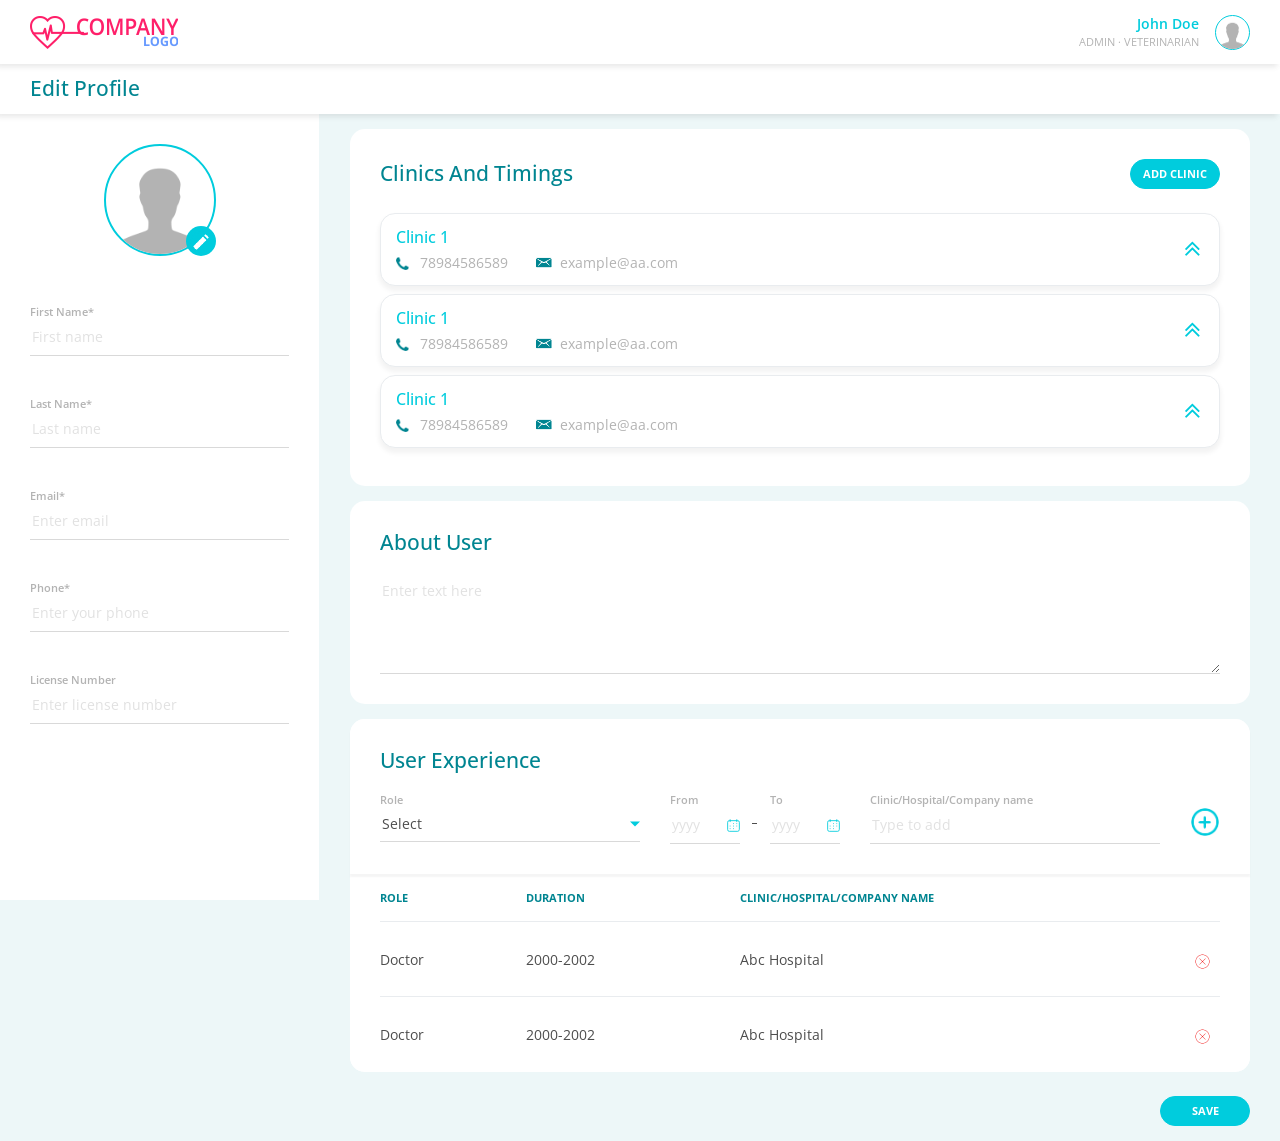
<file: php_test/PHPtest/index.html>
<!DOCTYPE html>
<html dir="ltr" lang="en-US" class="no-js" ng-app="App">
    <head>
        <meta charset="utf-8">
        <meta http-equiv="X-UA-Compatible" content="IE=edge,chrome=1">
        <meta name="robots" content="index, follow">
        <title></title>

        <!-- Meta Description -->
        <meta name="description" content="jfghdfjgh">

        <!-- For Mobile Meta -->
        <meta name="HandheldFriendly" content="true">
        <meta name="viewport" content="width=device-width, initial-scale=1.0, maximum-scale=1.0, user-scalable=0">

        <script src="https://ajax.googleapis.com/ajax/libs/jquery/1.12.0/jquery.min.js"></script>
       
        <!-- Favicon -->
        <link rel="icon" type="image/png" sizes="32x32" href="images/favicon/favicon-32x32.png">
        <link rel="apple-touch-icon" sizes="180x180" href="images/favicon/apple-icon-180x180.png">

        <!-- Google Font -->
        <link href="https://fonts.googleapis.com/css?family=Open+Sans:300,400,600,700" rel="stylesheet">

        <link href="css/admin.css" rel="stylesheet">

        <script src="https://maxcdn.bootstrapcdn.com/bootstrap/4.0.0-beta.3/js/bootstrap.min.js" integrity="sha384-a5N7Y/aK3qNeh15eJKGWxsqtnX/wWdSZSKp+81YjTmS15nvnvxKHuzaWwXHDli+4" crossorigin="anonymous"></script>
    </head>
    
    <body data-is-fixed="false">

        <div class="site-wrapper">

            <div class="dashboard-content">
                <!-- User Header -->
                <!-- Dashboard Header -->
                <nav class="col navbar navbar-expand-lg bg-white shadow header">
                    <div class="collapse navbar-collapse [ d-flex justify-content-between ]" id="navbarNavDropdown">
                        <div class="col-sm-3 [ pl-0 ]">
                            <img class="company-logo" src="images/company_placeholder.png" alt="">
                        </div>
                        
                        <ul class="user-dropdown navbar-nav col-sm-4 col-lg-3 col-xl-4 [ pr-0 align-items-center  justify-content-end ]">
                            <li class="nav-item">
                                <span>
                                    <strong class="text-primary font-weight-semibold font-normal [ d-block text-capitalize text-right ]">John Doe</strong>
                                        <small class="d-block text-muted text-capitalize">ADMIN &middot; VETERINARIAN</small>
                                </span>
                            </li>
                            <li class="nav-item dropdown [ ml-2 ]" >
                                <div class="nav-link dropdown-toggle [ pr-0 ] no-arrow" id="single-button" data-toggle="dropdown" aria-haspopup="true" aria-expanded="false">
                                    <div class="row no-gutters [ align-items-center ]">
                                        <div class="user-img col-auto">
                                            <img class="rounded-circle" src="images/ic_placeholder.png" alt="">
                                        </div>
                                    </div>
                                </div>
                                <div class="dropdown-menu user-option" aria-labelledby="single-button">
                                    <a class="dropdown-item logout-user" value="Logout">
                                        <i class="dropdown-item--icon"></i>
                                        <span class="pl-3 align-middle text-red">
                                            Logout                            
                                        </span>
                                    </a>
                                </div>
                            </li>
                        </ul>
                    </div>
                </nav><!-- Dashboard Header Ends -->

                <div>
                    <!-- Module Heading Bar -->
                    <div class="page-heading shadow [ d-flex flex-sm-wrap align-items-center  justify-content-start fix-width-heading ]">
                    	<h5 class="primary-text-dark col-sm-3 font-large [ mb-0 text-capitalize pl-0 ]  ">
                            Edit Profile 
                        </h5>
                    </div>    

                    <div>
                        <!-- Admin setting sidebar menu -->
                        <aside class="acuro-sidebar acuro-sidebar--large">
                            <div class="box">
                                <div class="d-flex justify-content-center mb-5">
                                    <div class="user-profile-dp">
                                        <img src="images/ic_placeholder.png" id="profile_img" alt="">
                                        <span role="button" class="user-profile-dp__edit" >
                                            <img src="images/ic_edit.png" alt="">
                                            <input type="file" name="pro-pic" id="">
                                        </span>
                                    </div>
                                </div>
                                <div class="row">
                                    <div class="form-group col">
                                        <div class="input-section">
                                            <input type="text" class="form-control" id="first_name" name="first_name" placeholder="First name" required>
                                           <!--  <div class="form-error">
                                                <span>First name is required.</span>
                                            </div>  --> 
                                            <label>First Name*</label>
                                        </div>                      
                                    </div>       
                                </div>   
                                <div class="row">
                                    <div class="form-group col">
                                        <div class="input-section">
                                            <input type="text" class="form-control" id="last_name" placeholder="Last name" name="last_name"  required>
                                            <!-- <div class="form-error" >
                                                <span ng-message="required">Last name is required.</span>
                                            </div> -->   
                                            <label>Last Name*</label>
                                        </div>                      
                                    </div>       
                                </div>   
                                <div class="row">
                                    <div class="form-group col">
                                        <div class="input-section">
                                            <input type="text" class="form-control" id="email" placeholder="Enter email" name="email" required>
                                            <!-- <div class="form-error" >
                                                <span ng-message="required">Email is required.</span>
                                            </div> -->
                                            <label for="email">Email*</label>                                
                                        </div>                      
                                    </div>       
                                </div>   
                                <div class="row">
                                    <div class="form-group col">
                                        <div class="input-section">
                                            <input type="text" class="form-control" name="phone" id="phone" placeholder="Enter your phone" name="phone" required>
                                            <!-- <div class="form-error" >
                                                <span ng-message="required">Phone is required.</span>
                                            </div> -->
                                            <label for="phone">Phone*</label>            
                                        </div>                      
                                    </div>         
                                </div>   
                                <div class="row">
                                    <div class="form-group col">
                                        <div class="input-section">
                                            <input type="text" class="form-control" id="licence_no" placeholder="Enter license number" name="licence_no" required>
                                            <label for="licence_no">License Number</label>
                                           <!--  <div class="form-error" >
                                                <span>Licence number is already exist.</span>
                                            </div> -->
                                        </div>                      
                                    </div>         
                                </div>
                            </div>
                        </aside>
                        <!-- Admin setting sidebar menu Ends-->
                        <!-- Main area -->
                        <div class="main-content">
                            <div class="box-wrapper">

                                <div class="box">
                                    <div class="d-flex justify-content-between align-items-center mb-4">
                                        <h4 class="box__heading [ mb-0 ]">Clinics and Timings</h4>
                                        <button type="button" class="btn btn-primary" data-toggle="modal" data-target="#addClinicModal">Add Clinic</button>
                                    </div>

                                    <div id="accordion-parent">

                                        <div id="accordion1" role="tablist" data-accordion-theme="white" data-toggle-icon="arrow" data-accordion-style="border" class="card p-0 border mb-2">
                                            <div class="" role="tab" id="heading1">
                                              <h5 class="mb-0">
                                                <a data-toggle="collapse" href="#" role="button"  aria-controls="collapse1" data-toggle="collapse" data-target="#collapse1">
                                                  <div class="accordion__heading height-auto">
                                                    <div class="py-2">
                                                        <h6 class="primary-text mb-2"> Clinic 1</h6>
                                                        <span class="font-normal font-weight-normal text-muted d-inline-block position-relative pl-4 mr-4">
                                                            <i class="ic-phone"></i>  
                                                            78984586589
                                                        </span>
                                                        <span class="font-normal font-weight-normal text-muted d-inline-block position-relative pl-4">
                                                            <i class="ic-email"></i>  
                                                            example@aa.com
                                                        </span>
                                                    </div>
                                                   <i class="toggle-icon">
                                                   </i>
                                                </div>
                                                </a>
                                              </h5>
                                            </div><!-- end accordion heading -->

                                            <div id="collapse1" class="collapse divider-top" role="tabpanel" aria-labelledby="heading1" data-parent="#accordion-parent">
                                              <div class="card-body p-0">
                                               <div>
                                                    <div class="box [ mb-0 pt-4 pb-0 ] position-relative z-index-0" >
                                                        <div class="row [ mb-4 ]">
                                                            <div class="col-auto [ d-flex align-items-center ]">
                                                                <div class="btn-group checkbox-group" data-toggle="buttons">
                                                                    <label class="btn" >
                                                                        <input type="checkbox" autocomplete="off"> Mon
                                                                    </label>
                                                                    <label class="btn">
                                                                        <input type="checkbox" autocomplete="off"> Tue
                                                                    </label>
                                                                    <label class="btn" >
                                                                        <input type="checkbox"  autocomplete="off"> Wed
                                                                    </label>
                                                                    <label class="btn" >
                                                                        <input type="checkbox" autocomplete="off"> Thu
                                                                    </label>
                                                                    <label class="btn" >
                                                                        <input type="checkbox"  autocomplete="off"> Fri
                                                                    </label>
                                                                    <label class="btn" >
                                                                        <input type="checkbox" autocomplete="off"> Sat
                                                                    </label>
                                                                    <label class="btn">
                                                                        <input type="checkbox" autocomplete="off"> Sun
                                                                    </label>
                                                                    <div class="form-error" >
                                                                        <span></span>
                                                                    </div> 
                                                                </div>
                                                            </div>
                                                            <div class="col-auto [ pl-lg-0 pr-lg-0 pl-xl-3 pr-xl-3 ]">
                                                                <div class="time-group">
                                                                    <div class="time-group__item">
                                                                        <input type="text" class="form-control time-group__input" placeholder="Start" />
                                                                    </div>
                                                                    <span class="mx-3">
                                                                        To
                                                                    </span>
                                                                    <div class="time-group__item">
                                                                        <input type="text" class="form-control time-group__input" placeholder="End"/>
                                                                    </div>
                                                                </div>
                                                                <div class="form-error form-error--full">
                                                                    <span></span>
                                                                </div>
                                                            </div>
                                                            <div class="col-auto [ pr-0 d-flex align-items-center ]">
                                                                <button type="btn" class="btn btn-add"></button>
                                                            </div>
                                                        </div>

                                                        <div class="appointment-list divider-top">
                                                            <div class="appointment-list__item">
                                                                <div class="appointment-list__day">
                                                                    Monday
                                                                </div>
                                                                <div class="appointment-list__time">
                                                                    <div class="badge badge-pill bg-light d-flex align-items-center secondary-text-dark ng-scope" >
                                                                        <span class="font-small font-weight-bold ng-binding">
                                                                            8:00 AM
                                                                        </span>
                                                                        <span class="font-small px-2 text-muted">
                                                                            To
                                                                        </span>
                                                                        <span class="font-small font-weight-bold ng-binding">
                                                                            10:00 AM
                                                                        </span>
                                                                        <a class="ic-close ml-2">
                                                                        </a>
                                                                    </div>
                                                                </div>
                                                            </div> <!-- /.appointment-list__item   -->           
                                                            <div class="appointment-list__item">
                                                                <div class="appointment-list__day">
                                                                    Tuesday
                                                                </div>
                                                                <div class="appointment-list__time">
                                                                    <div class="badge badge-pill bg-light d-flex align-items-center secondary-text-dark ng-scope" >
                                                                        <span class="font-small font-weight-bold ng-binding">
                                                                            8:00 AM
                                                                        </span>
                                                                        <span class="font-small px-2 text-muted">
                                                                            To
                                                                        </span>
                                                                        <span class="font-small font-weight-bold ng-binding">
                                                                            10:00 AM
                                                                        </span>
                                                                        <a class="ic-close ml-2">
                                                                        </a>
                                                                    </div>                                
                                                                </div>
                                                            </div> <!-- /.appointment-list__item   -->
                                                            <div class="appointment-list__item">
                                                                <div class="appointment-list__day">
                                                                    Wednesday
                                                                </div>
                                                                <div class="appointment-list__time">
                                                                    <div class="badge badge-pill bg-light d-flex align-items-center secondary-text-dark ng-scope" >
                                                                        <span class="font-small font-weight-bold ng-binding">
                                                                            8:00 AM
                                                                        </span>
                                                                        <span class="font-small px-2 text-muted">
                                                                            To
                                                                        </span>
                                                                        <span class="font-small font-weight-bold ng-binding">
                                                                            10:00 AM
                                                                        </span>
                                                                        <a class="ic-close ml-2">
                                                                        </a>
                                                                    </div>       
                                                                </div>
                                                            </div> <!-- /.appointment-list__item   -->
                                                            <div class="appointment-list__item">
                                                                <div class="appointment-list__day">
                                                                    Thursday
                                                                </div>
                                                                <div class="appointment-list__time">
                                                                    <div class="badge badge-pill bg-light d-flex align-items-center secondary-text-dark ng-scope" >
                                                                        <span class="font-small font-weight-bold ng-binding">
                                                                            8:00 AM
                                                                        </span>
                                                                        <span class="font-small px-2 text-muted">
                                                                            To
                                                                        </span>
                                                                        <span class="font-small font-weight-bold ng-binding">
                                                                            10:00 AM
                                                                        </span>
                                                                        <a class="ic-close ml-2">
                                                                        </a>
                                                                    </div>
                                                                </div>
                                                            </div> <!-- /.appointment-list__item   -->
                                                            <div class="appointment-list__item">
                                                                <div class="appointment-list__day">
                                                                    Friday
                                                                </div>
                                                                <div class="appointment-list__time">
                                                                    <div class="badge badge-pill bg-light d-flex align-items-center secondary-text-dark ng-scope" >
                                                                        <span class="font-small font-weight-bold ng-binding">
                                                                            8:00 AM
                                                                        </span>
                                                                        <span class="font-small px-2 text-muted">
                                                                            To
                                                                        </span>
                                                                        <span class="font-small font-weight-bold ng-binding">
                                                                            10:00 AM
                                                                        </span>
                                                                        <a class="ic-close ml-2">
                                                                        </a>
                                                                    </div>
                                                                </div>
                                                            </div> <!-- /.appointment-list__item   -->
                                                            <div class="appointment-list__item">
                                                                <div class="appointment-list__day">
                                                                    Saturday
                                                                </div>
                                                                <div class="appointment-list__time">
                                                                    <div class="badge badge-pill bg-light d-flex align-items-center secondary-text-dark ng-scope" >
                                                                        <span class="font-small font-weight-bold ng-binding">
                                                                            8:00 AM
                                                                        </span>
                                                                        <span class="font-small px-2 text-muted">
                                                                            To
                                                                        </span>
                                                                        <span class="font-small font-weight-bold ng-binding">
                                                                            10:00 AM
                                                                        </span>
                                                                        <a class="ic-close ml-2">
                                                                        </a>
                                                                    </div>
                                                                </div>
                                                            </div> <!-- /.appointment-list__item   -->
                                                            <div class="appointment-list__item">
                                                                <div class="appointment-list__day">
                                                                    Sunday
                                                                </div>
                                                                <div class="appointment-list__time">
                                                                    <div class="badge badge-pill bg-light d-flex align-items-center secondary-text-dark ng-scope" >
                                                                        <span class="font-small font-weight-bold ng-binding">
                                                                            8:00 AM
                                                                        </span>
                                                                        <span class="font-small px-2 text-muted">
                                                                            To
                                                                        </span>
                                                                        <span class="font-small font-weight-bold ng-binding">
                                                                            10:00 AM
                                                                        </span>
                                                                        <a class="ic-close ml-2">
                                                                        </a>
                                                                    </div>    
                                                                </div>
                                                            </div> <!-- /.appointment-list__item   -->
                                                        </div>
                                                    </div>  
                                                </div>
                                              </div>
                                            </div><!-- end accordion body-->
                                        </div><!-- end accordion -->

                                        <div id="accordion2" role="tablist" data-accordion-theme="white" data-toggle-icon="arrow" data-accordion-style="border" class="card p-0 border mb-2">
                                            <div class="" role="tab" id="heading2">
                                              <h5 class="mb-0">
                                                <a data-toggle="collapse" href="#collapse2" role="button"  aria-controls="collapse2" data-toggle="collapse" data-target="#collapse2">
                                                  <div class="accordion__heading height-auto">
                                                    <div class="py-2">
                                                        <h6 class="primary-text mb-2"> Clinic 1</h6>
                                                        <span class="font-normal font-weight-normal text-muted d-inline-block position-relative pl-4 mr-4">
                                                            <i class="ic-phone"></i>  
                                                            78984586589
                                                        </span>
                                                        <span class="font-normal font-weight-normal text-muted d-inline-block position-relative pl-4">
                                                            <i class="ic-email"></i>  
                                                            example@aa.com
                                                        </span>
                                                    </div>
                                                   <i class="toggle-icon">
                                                   </i>
                                                </div>
                                                </a>
                                              </h5>
                                            </div><!-- end accordion heading-->

                                            <div id="collapse2" class="collapse divider-top" role="tabpanel" aria-labelledby="heading2" data-parent="#accordion-parent">
                                              <div class="card-body p-0">
                                               <div>
                                                    <div class="box [ mb-0 pt-4 pb-0 ] position-relative z-index-0" >
                                                        <div class="row [ mb-4 ]">
                                                            <div class="col-auto [ d-flex align-items-center ]">
                                                                <div class="btn-group checkbox-group" data-toggle="buttons">
                                                                    <label class="btn" >
                                                                        <input type="checkbox" autocomplete="off"> Mon
                                                                    </label>
                                                                    <label class="btn">
                                                                        <input type="checkbox" autocomplete="off"> Tue
                                                                    </label>
                                                                    <label class="btn" >
                                                                        <input type="checkbox"  autocomplete="off"> Wed
                                                                    </label>
                                                                    <label class="btn" >
                                                                        <input type="checkbox" autocomplete="off"> Thu
                                                                    </label>
                                                                    <label class="btn" >
                                                                        <input type="checkbox"  autocomplete="off"> Fri
                                                                    </label>
                                                                    <label class="btn" >
                                                                        <input type="checkbox" autocomplete="off"> Sat
                                                                    </label>
                                                                    <label class="btn">
                                                                        <input type="checkbox" autocomplete="off"> Sun
                                                                    </label>
                                                                    <div class="form-error" >
                                                                        <span></span>
                                                                    </div> 
                                                                </div>
                                                            </div>
                                                            <div class="col-auto [ pl-lg-0 pr-lg-0 pl-xl-3 pr-xl-3 ]">
                                                                <div class="time-group">
                                                                    <div class="time-group__item">
                                                                        <input type="text" class="form-control time-group__input" placeholder="Start" />
                                                                    </div>
                                                                    <span class="mx-3">
                                                                        To
                                                                    </span>
                                                                    <div class="time-group__item">
                                                                        <input type="text" class="form-control time-group__input" placeholder="End"/>
                                                                    </div>
                                                                </div>
                                                                <div class="form-error form-error--full">
                                                                    <span></span>
                                                                </div>
                                                            </div>
                                                            <div class="col-auto [ pr-0 d-flex align-items-center ]">
                                                                <button type="btn" class="btn btn-add"></button>
                                                            </div>
                                                        </div>

                                                        <div class="appointment-list divider-top">
                                                            <div class="appointment-list__item">
                                                                <div class="appointment-list__day">
                                                                    Monday
                                                                </div>
                                                                <div class="appointment-list__time">
                                                                    <div class="badge badge-pill bg-light d-flex align-items-center secondary-text-dark ng-scope" >
                                                                        <span class="font-small font-weight-bold ng-binding">
                                                                            8:00 AM
                                                                        </span>
                                                                        <span class="font-small px-2 text-muted">
                                                                            To
                                                                        </span>
                                                                        <span class="font-small font-weight-bold ng-binding">
                                                                            10:00 AM
                                                                        </span>
                                                                        <a class="ic-close ml-2">
                                                                        </a>
                                                                    </div>
                                                                </div>
                                                            </div> <!-- /.appointment-list__item   -->           
                                                            <div class="appointment-list__item">
                                                                <div class="appointment-list__day">
                                                                    Tuesday
                                                                </div>
                                                                <div class="appointment-list__time">
                                                                    <div class="badge badge-pill bg-light d-flex align-items-center secondary-text-dark ng-scope" >
                                                                        <span class="font-small font-weight-bold ng-binding">
                                                                            8:00 AM
                                                                        </span>
                                                                        <span class="font-small px-2 text-muted">
                                                                            To
                                                                        </span>
                                                                        <span class="font-small font-weight-bold ng-binding">
                                                                            10:00 AM
                                                                        </span>
                                                                        <a class="ic-close ml-2">
                                                                        </a>
                                                                    </div>                                
                                                                </div>
                                                            </div> <!-- /.appointment-list__item   -->
                                                            <div class="appointment-list__item">
                                                                <div class="appointment-list__day">
                                                                    Wednesday
                                                                </div>
                                                                <div class="appointment-list__time">
                                                                    <div class="badge badge-pill bg-light d-flex align-items-center secondary-text-dark ng-scope" >
                                                                        <span class="font-small font-weight-bold ng-binding">
                                                                            8:00 AM
                                                                        </span>
                                                                        <span class="font-small px-2 text-muted">
                                                                            To
                                                                        </span>
                                                                        <span class="font-small font-weight-bold ng-binding">
                                                                            10:00 AM
                                                                        </span>
                                                                        <a class="ic-close ml-2">
                                                                        </a>
                                                                    </div>       
                                                                </div>
                                                            </div> <!-- /.appointment-list__item   -->
                                                            <div class="appointment-list__item">
                                                                <div class="appointment-list__day">
                                                                    Thursday
                                                                </div>
                                                                <div class="appointment-list__time">
                                                                    <div class="badge badge-pill bg-light d-flex align-items-center secondary-text-dark ng-scope" >
                                                                        <span class="font-small font-weight-bold ng-binding">
                                                                            8:00 AM
                                                                        </span>
                                                                        <span class="font-small px-2 text-muted">
                                                                            To
                                                                        </span>
                                                                        <span class="font-small font-weight-bold ng-binding">
                                                                            10:00 AM
                                                                        </span>
                                                                        <a class="ic-close ml-2">
                                                                        </a>
                                                                    </div>
                                                                </div>
                                                            </div> <!-- /.appointment-list__item   -->
                                                            <div class="appointment-list__item">
                                                                <div class="appointment-list__day">
                                                                    Friday
                                                                </div>
                                                                <div class="appointment-list__time">
                                                                    <div class="badge badge-pill bg-light d-flex align-items-center secondary-text-dark ng-scope" >
                                                                        <span class="font-small font-weight-bold ng-binding">
                                                                            8:00 AM
                                                                        </span>
                                                                        <span class="font-small px-2 text-muted">
                                                                            To
                                                                        </span>
                                                                        <span class="font-small font-weight-bold ng-binding">
                                                                            10:00 AM
                                                                        </span>
                                                                        <a class="ic-close ml-2">
                                                                        </a>
                                                                    </div>
                                                                </div>
                                                            </div> <!-- /.appointment-list__item   -->
                                                            <div class="appointment-list__item">
                                                                <div class="appointment-list__day">
                                                                    Saturday
                                                                </div>
                                                                <div class="appointment-list__time">
                                                                    <div class="badge badge-pill bg-light d-flex align-items-center secondary-text-dark ng-scope" >
                                                                        <span class="font-small font-weight-bold ng-binding">
                                                                            8:00 AM
                                                                        </span>
                                                                        <span class="font-small px-2 text-muted">
                                                                            To
                                                                        </span>
                                                                        <span class="font-small font-weight-bold ng-binding">
                                                                            10:00 AM
                                                                        </span>
                                                                        <a class="ic-close ml-2">
                                                                        </a>
                                                                    </div>
                                                                </div>
                                                            </div> <!-- /.appointment-list__item   -->
                                                            <div class="appointment-list__item">
                                                                <div class="appointment-list__day">
                                                                    Sunday
                                                                </div>
                                                                <div class="appointment-list__time">
                                                                    <div class="badge badge-pill bg-light d-flex align-items-center secondary-text-dark ng-scope" >
                                                                        <span class="font-small font-weight-bold ng-binding">
                                                                            8:00 AM
                                                                        </span>
                                                                        <span class="font-small px-2 text-muted">
                                                                            To
                                                                        </span>
                                                                        <span class="font-small font-weight-bold ng-binding">
                                                                            10:00 AM
                                                                        </span>
                                                                        <a class="ic-close ml-2">
                                                                        </a>
                                                                    </div>    
                                                                </div>
                                                            </div> <!-- /.appointment-list__item   -->
                                                        </div>
                                                    </div>  
                                                </div>
                                              </div>
                                            </div><!-- end accordion body -->
                                        </div><!-- end accordion -->

                                        <div id="accordion3" role="tablist" data-accordion-theme="white" data-toggle-icon="arrow" data-accordion-style="border" class="card p-0 border  mb-2">
                                            <div class="" role="tab" id="heading3">
                                                <h5 class="mb-0">
                                                <a data-toggle="collapse" href="#collapse3" role="button"  aria-controls="collapse3" data-toggle="collapse" data-target="#collapse3">
                                                  <div class="accordion__heading height-auto">
                                                    <div class="py-2">
                                                        <h6 class="primary-text mb-2"> Clinic 1</h6>
                                                        <span class="font-normal font-weight-normal text-muted d-inline-block position-relative pl-4 mr-4">
                                                            <i class="ic-phone"></i>  
                                                            78984586589
                                                        </span>
                                                        <span class="font-normal font-weight-normal text-muted d-inline-block position-relative pl-4">
                                                            <i class="ic-email"></i>  
                                                            example@aa.com
                                                        </span>
                                                    </div>
                                                   <i class="toggle-icon">
                                                   </i>
                                                </div>
                                                </a>
                                                </h5>
                                            </div><!-- end accordion heading-->

                                            <div id="collapse3" class="collapse divider-top" role="tabpanel" aria-labelledby="heading3" data-parent="#accordion-parent">
                                              <div class="card-body p-0">
                                               <div>
                                                    <div class="box [ mb-0 pt-4 pb-0 ] position-relative z-index-0" >
                                                        <div class="row [ mb-4 ]">
                                                            <div class="col-auto [ d-flex align-items-center ]">
                                                                <div class="btn-group checkbox-group" data-toggle="buttons">
                                                                    <label class="btn" >
                                                                        <input type="checkbox" autocomplete="off"> Mon
                                                                    </label>
                                                                    <label class="btn">
                                                                        <input type="checkbox" autocomplete="off"> Tue
                                                                    </label>
                                                                    <label class="btn" >
                                                                        <input type="checkbox"  autocomplete="off"> Wed
                                                                    </label>
                                                                    <label class="btn" >
                                                                        <input type="checkbox" autocomplete="off"> Thu
                                                                    </label>
                                                                    <label class="btn" >
                                                                        <input type="checkbox"  autocomplete="off"> Fri
                                                                    </label>
                                                                    <label class="btn" >
                                                                        <input type="checkbox" autocomplete="off"> Sat
                                                                    </label>
                                                                    <label class="btn">
                                                                        <input type="checkbox" autocomplete="off"> Sun
                                                                    </label>
                                                                    <div class="form-error" >
                                                                        <span></span>
                                                                    </div> 
                                                                </div>
                                                            </div>
                                                            <div class="col-auto [ pl-lg-0 pr-lg-0 pl-xl-3 pr-xl-3 ]">
                                                                <div class="time-group">
                                                                    <div class="time-group__item">
                                                                        <input type="text" class="form-control time-group__input" placeholder="Start" />
                                                                    </div>
                                                                    <span class="mx-3">
                                                                        To
                                                                    </span>
                                                                    <div class="time-group__item">
                                                                        <input type="text" class="form-control time-group__input" placeholder="End"/>
                                                                    </div>
                                                                </div>
                                                                <div class="form-error form-error--full">
                                                                    <span></span>
                                                                </div>
                                                            </div>
                                                            <div class="col-auto [ pr-0 d-flex align-items-center ]">
                                                                <button type="btn" class="btn btn-add"></button>
                                                            </div>
                                                        </div>

                                                        <div class="appointment-list divider-top">
                                                            <div class="appointment-list__item">
                                                                <div class="appointment-list__day">
                                                                    Monday
                                                                </div>
                                                                <div class="appointment-list__time">
                                                                    <div class="badge badge-pill bg-light d-flex align-items-center secondary-text-dark ng-scope" >
                                                                        <span class="font-small font-weight-bold ng-binding">
                                                                            8:00 AM
                                                                        </span>
                                                                        <span class="font-small px-2 text-muted">
                                                                            To
                                                                        </span>
                                                                        <span class="font-small font-weight-bold ng-binding">
                                                                            10:00 AM
                                                                        </span>
                                                                        <a class="ic-close ml-2">
                                                                        </a>
                                                                    </div>
                                                                </div>
                                                            </div> <!-- /.appointment-list__item   -->           
                                                            <div class="appointment-list__item">
                                                                <div class="appointment-list__day">
                                                                    Tuesday
                                                                </div>
                                                                <div class="appointment-list__time">
                                                                    <div class="badge badge-pill bg-light d-flex align-items-center secondary-text-dark ng-scope" >
                                                                        <span class="font-small font-weight-bold ng-binding">
                                                                            8:00 AM
                                                                        </span>
                                                                        <span class="font-small px-2 text-muted">
                                                                            To
                                                                        </span>
                                                                        <span class="font-small font-weight-bold ng-binding">
                                                                            10:00 AM
                                                                        </span>
                                                                        <a class="ic-close ml-2">
                                                                        </a>
                                                                    </div>                                
                                                                </div>
                                                            </div> <!-- /.appointment-list__item   -->
                                                            <div class="appointment-list__item">
                                                                <div class="appointment-list__day">
                                                                    Wednesday
                                                                </div>
                                                                <div class="appointment-list__time">
                                                                    <div class="badge badge-pill bg-light d-flex align-items-center secondary-text-dark ng-scope" >
                                                                        <span class="font-small font-weight-bold ng-binding">
                                                                            8:00 AM
                                                                        </span>
                                                                        <span class="font-small px-2 text-muted">
                                                                            To
                                                                        </span>
                                                                        <span class="font-small font-weight-bold ng-binding">
                                                                            10:00 AM
                                                                        </span>
                                                                        <a class="ic-close ml-2">
                                                                        </a>
                                                                    </div>       
                                                                </div>
                                                            </div> <!-- /.appointment-list__item   -->
                                                            <div class="appointment-list__item">
                                                                <div class="appointment-list__day">
                                                                    Thursday
                                                                </div>
                                                                <div class="appointment-list__time">
                                                                    <div class="badge badge-pill bg-light d-flex align-items-center secondary-text-dark ng-scope" >
                                                                        <span class="font-small font-weight-bold ng-binding">
                                                                            8:00 AM
                                                                        </span>
                                                                        <span class="font-small px-2 text-muted">
                                                                            To
                                                                        </span>
                                                                        <span class="font-small font-weight-bold ng-binding">
                                                                            10:00 AM
                                                                        </span>
                                                                        <a class="ic-close ml-2">
                                                                        </a>
                                                                    </div>
                                                                </div>
                                                            </div> <!-- /.appointment-list__item   -->
                                                            <div class="appointment-list__item">
                                                                <div class="appointment-list__day">
                                                                    Friday
                                                                </div>
                                                                <div class="appointment-list__time">
                                                                    <div class="badge badge-pill bg-light d-flex align-items-center secondary-text-dark ng-scope" >
                                                                        <span class="font-small font-weight-bold ng-binding">
                                                                            8:00 AM
                                                                        </span>
                                                                        <span class="font-small px-2 text-muted">
                                                                            To
                                                                        </span>
                                                                        <span class="font-small font-weight-bold ng-binding">
                                                                            10:00 AM
                                                                        </span>
                                                                        <a class="ic-close ml-2">
                                                                        </a>
                                                                    </div>
                                                                </div>
                                                            </div> <!-- /.appointment-list__item   -->
                                                            <div class="appointment-list__item">
                                                                <div class="appointment-list__day">
                                                                    Saturday
                                                                </div>
                                                                <div class="appointment-list__time">
                                                                    <div class="badge badge-pill bg-light d-flex align-items-center secondary-text-dark ng-scope" >
                                                                        <span class="font-small font-weight-bold ng-binding">
                                                                            8:00 AM
                                                                        </span>
                                                                        <span class="font-small px-2 text-muted">
                                                                            To
                                                                        </span>
                                                                        <span class="font-small font-weight-bold ng-binding">
                                                                            10:00 AM
                                                                        </span>
                                                                        <a class="ic-close ml-2">
                                                                        </a>
                                                                    </div>
                                                                </div>
                                                            </div> <!-- /.appointment-list__item   -->
                                                            <div class="appointment-list__item">
                                                                <div class="appointment-list__day">
                                                                    Sunday
                                                                </div>
                                                                <div class="appointment-list__time">
                                                                    <div class="badge badge-pill bg-light d-flex align-items-center secondary-text-dark ng-scope" >
                                                                        <span class="font-small font-weight-bold ng-binding">
                                                                            8:00 AM
                                                                        </span>
                                                                        <span class="font-small px-2 text-muted">
                                                                            To
                                                                        </span>
                                                                        <span class="font-small font-weight-bold ng-binding">
                                                                            10:00 AM
                                                                        </span>
                                                                        <a class="ic-close ml-2">
                                                                        </a>
                                                                    </div>    
                                                                </div>
                                                            </div> <!-- /.appointment-list__item   -->
                                                        </div>
                                                    </div>  
                                                </div>
                                              </div>
                                            </div><!-- end accordion body -->
                                        </div><!-- end accordion -->

                                    </div>
                                </div>            

                                <div class="box">
                                    <div class="row">
                                        <h5 class="box__heading col-xl-12">About User</h5>
                                        <div class="col-sm-12">
                                            <div class="input-section">
                                                <textarea class="form-control" id="about" placeholder="Enter text here" name="about"></textarea>
                                            </div>
                                        </div>
                                    </div>
                                </div> 

                                <div class="box p-0">
                                    <div class="box mb-0 box-bottom--shadow" >
                                        <div class="row">
                                            <h5 class="box__heading col-xl-12">User Experience</h5>
                                            <div class="form-group col-sm-4">
                                                <div class="input-section">
                                                    <select class="custom-select w-100" id="role" name="role" >
                                                        <option selected>Select</option>
                                                        <option value="1">One</option>
                                                        <option value="2">Two</option>
                                                        <option value="3">Three</option>
                                                    </select>
                                                    <label for="role">Role</label>
                                                </div>
                                            </div>
                                            <div class="form-group w-100p col-auto divider-date">
                                                <div class="input-section">
                                                    <input type="text" id="role_from_year" name="from_year" placeholder="yyyy" datepicker-mode="year" datetime-picker="yyyy" class="form-control roleFromYear icon-field ic-calendar"/>
                                                    <label for="role_from_year">From</label>
                                                </div>
                                            </div>
                                            <div class="form-group w-100p col-auto">
                                                <div class="input-section">
                                                    <input type="text" id="role_to_year" name="to_year" placeholder="yyyy" class="form-control roleToYear icon-field ic-calendar" />
                                                    <label for="role_to_year">To</label>
                                                </div>
                                            </div>
                                            <div class="form-group col">
                                                <div class="input-section">
                                                    <input type="text" id="clinic-hospital-companyname" name="company" placeholder="Type to add" class="form-control">
                                                    <label for="clinic-hospital-companyname">Clinic/Hospital/Company name</label>
                                                </div>
                                            </div>
                                            <div class="form-group col-auto">
                                                <button class="btn btn-add"></button>
                                            </div>
                                        </div>                           
                                    </div>

                                    <div class="table-container radius-none bg-transparent" >
                                        <div class="box [ py-0 mb-0 ]">
                                            <table class="table data-table box-table [ mb-0 ]">
                                                <thead>
                                                    <tr>
                                                        <th>
                                                            <a href="#" class="sorting">Role
                                                            </a>
                                                        </th>
                                                        <th>
                                                            <a href="#" class="sorting">
                                                                Duration
                                                            </a>
                                                        </th>
                                                        <th>
                                                            <a href="#" class="sorting">Clinic/Hospital/Company name  
                                                            </a>
                                                        </th>
                                                        <th>
                                                        </th>
                                                    </tr>
                                                </thead>
                                                <tbody>
                                                    <tr>
                                                        <td>
                                                            Doctor
                                                        </td>
                                                        <td>
                                                            2000-2002
                                                        </td>
                                                        <td>
                                                            Abc Hospital
                                                        </td>
                                                        <td class="text-center p-0">
                                                            <a href="" class="ic-close btn-close  [ d-inline-block align-middle ml-1 ]">
                                                            </a>
                                                        </td>
                                                    </tr>
                                                    <tr>
                                                        <td>
                                                            Doctor
                                                        </td>
                                                        <td>
                                                            2000-2002
                                                        </td>
                                                        <td>
                                                            Abc Hospital
                                                        </td>
                                                        <td class="text-center p-0">
                                                            <a href="" class="ic-close btn-close  [ d-inline-block align-middle ml-1 ]">
                                                            </a>
                                                        </td>
                                                    </tr>
                                                </tbody>
                                            </table>
                                        </div>
                                    </div>
                                </div> 

                                <div class="row [ mt-4 ]">
                                    <div class="col-xl-12 [ text-right ]">
                                        <button type="button" class="btn btn-primary">
                                            Save                            
                                        </button>
                                    </div>
                                </div>   

                            </div> <!-- /.box-wrapper -->
                        </div><!-- Main area Ends -->
                    </div>
                </div>
            </div>
        </div>  
        <!-- Main Wrapper Ends -->



<!-- Modal -->
<div class="modal fade" id="addClinicModal" tabindex="-1" role="dialog" aria-labelledby="exampleModalLabel" aria-hidden="true">
  <div class="modal-dialog modal-large" role="document">
    <div class="modal-content">
     <!--  <div class="modal-header">
        <h5 class="modal-title" id="exampleModalLabel">Modal title</h5>
        <button type="button" class="close" data-dismiss="modal" aria-label="Close">
          <span aria-hidden="true">&times;</span>
        </button>
      </div> -->
      <div class="modal-body">
        
        <div class="box">
          <div class="row">
            <h5 class="box__heading col-xl-12">Clinic Details</h5>
            <div class="form-group col-sm-6 col-lg-6 col-xl-4">
              <div class="input-section">
                <input type="text" name="clinicName" class="form-control" id="clinic-name" placeholder="Enter clinic name" value="" required>
                <label for="clinic-name">Clinic Name*</label>

                <!-- <div class="form-error">
                   <span>Company name is required.</span>
                </div>  -->
              </div>                      
            </div>
            <div class="form-group col-sm-6 col-lg-6 col-xl-4">
              <div class="input-section">
                <input type="text" name="clinicEmail" class="form-control" id="clinic-email" placeholder="Enter clinic email" required>
                <label for="clinic-email">Clinic Email*</label>

                <!-- <div class="form-error">
                   <span>Company email is required.</span>
                </div>  -->
              </div>                       
            </div>
            <div class="form-group col-sm-6 col-lg-6 col-xl-4">
              <div class="input-section">
                <input type="text" name="companyPhone" class="form-control" id="clinic-phone"  placeholder="Enter clinic phone" value="">
                <label for="clinic-phone">Clinic Phone*</label>
                <!-- <div class="form-error">
                   <span>Company phone is required.</span>
                </div>  -->
              </div>                      
            </div>
          </div>    
          <div class="row">
            <div class="form-group col">
              <div class="input-section">
                <textarea id="about-clinic" class="form-control " placeholder="Enter about clinic"></textarea>
                <label for="about-clinic">About Clinic</label> 
              </div>    
            </div>
          </div>
        </div>


      </div>
      <div class="modal-footer">
        <button type="button" class="btn btn-outline-primary" data-dismiss="modal">Close</button>
        <button type="button" class="btn btn-primary">Save</button>
      </div>
    </div>
  </div>
</div>


        <script type="text/javascript">
            $('document').ready(function () {
                var distance = $('.page-heading').offset().top,
                        $window = $(window);

                $window.scroll(function () {

                    if ($window.scrollTop() >= distance) {

                        $('body').attr("data-is-fixed", "true");

                    } else {

                        $('body').attr("data-is-fixed", "false");

                    }

                    $('.acuro-sidebar').css('top', 114 - $(this).scrollTop());

                });


                $('#js-notification-trigger').on("click", function () {
                    $('.user-notification-sidebar').toggleClass('active');
                });

            });

            // $('.dropdown-toggle.dropdown());
        </script>

    </body>
   
</html>
</file>
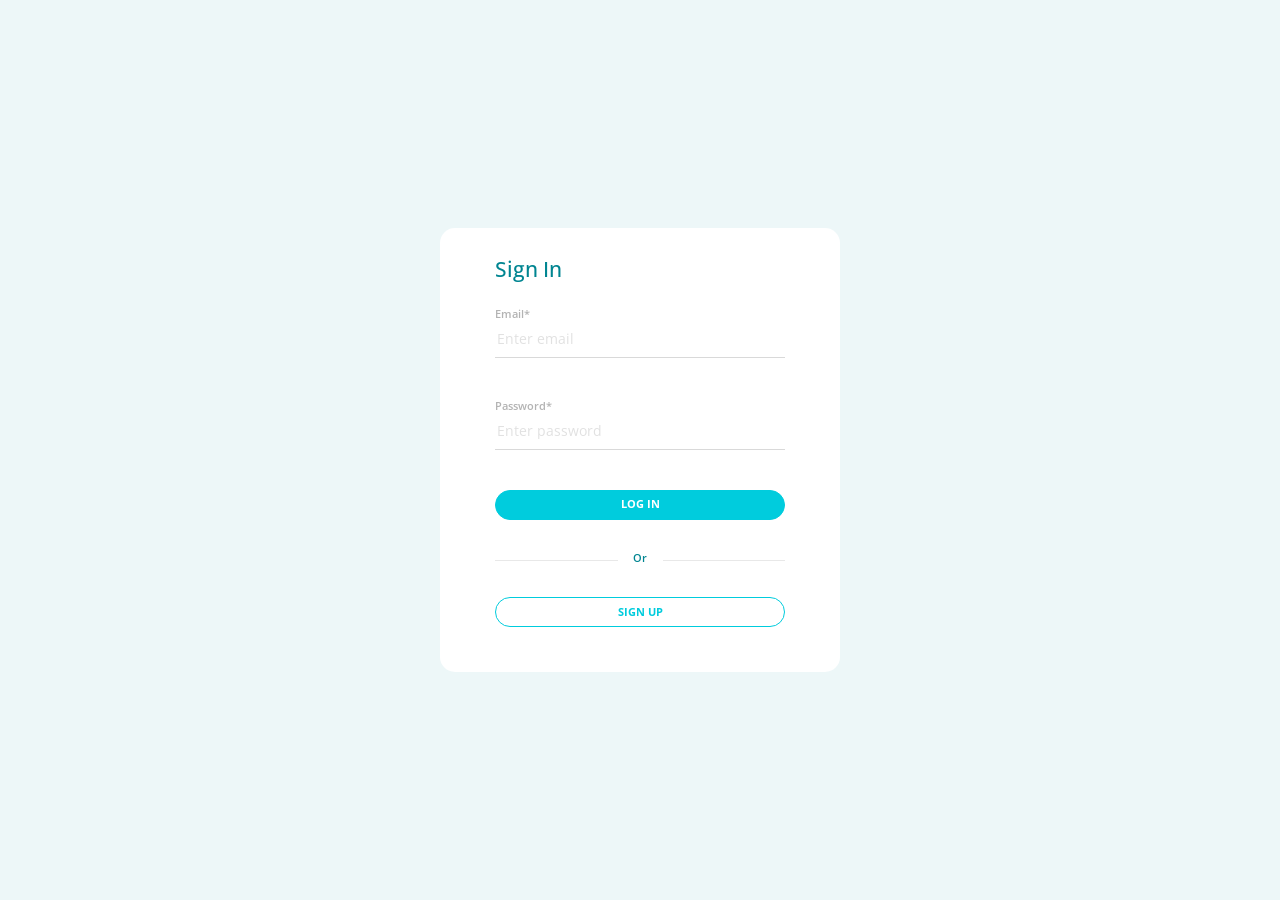
<file: php_test/PHPtest/login.html>
<!DOCTYPE html>
<html dir="ltr" lang="en-US" class="no-js" ng-app="App">
    <head>
        <meta charset="utf-8">
        <meta http-equiv="X-UA-Compatible" content="IE=edge,chrome=1">
        <meta name="robots" content="index, follow">
        <title></title>

        <!-- Meta Description -->
        <meta name="description" content="jfghdfjgh">

        <!-- For Mobile Meta -->
        <meta name="HandheldFriendly" content="true">
        <meta name="viewport" content="width=device-width, initial-scale=1.0, maximum-scale=1.0, user-scalable=0">

        <script src="https://ajax.googleapis.com/ajax/libs/jquery/1.12.0/jquery.min.js"></script>
       
        <!-- Favicon -->
        <link rel="icon" type="image/png" sizes="32x32" href="//192.168.2.103:3000/images/favicon/favicon-32x32.png">
        <link rel="apple-touch-icon" sizes="180x180" href="//192.168.2.103:3000/images/favicon/apple-icon-180x180.png">

        <!-- Google Font -->
        <link href="https://fonts.googleapis.com/css?family=Open+Sans:300,400,600,700" rel="stylesheet">

        <link href="css/admin.css" rel="stylesheet">

        <script src="https://maxcdn.bootstrapcdn.com/bootstrap/4.0.0-beta.3/js/bootstrap.min.js" integrity="sha384-a5N7Y/aK3qNeh15eJKGWxsqtnX/wWdSZSKp+81YjTmS15nvnvxKHuzaWwXHDli+4" crossorigin="anonymous"></script>
    </head>
    
    <body>

        <div class="site-wrapper">
                        <!-- Content Part -->
            <div class="login-wrapper">
                <div class="container">
                    <div class="row login-row">

                        <div class="col-md-4 [ m-auto d-flex align-items-center sign-in radius ]">
                            <div class="login-section m-auto">
                                <h5 class="primary-text-dark font-large [ text-capitalize mb-4 ]">Sign In</h5>
                                <form class="login__form" method="POST" >
                                    <div class="form-group">
                                        <div class="input-section">
                                            <input type="text" class="form-control" placeholder="Enter email" name="email" id="email" >
                                            <label for="email">Email*</label>

                                            <!-- <div class="form-error">
                                                <span ng-message="required">Email is required.</span>
                                                <span ng-message="pattern">Email is invalid.</span>
                                            </div> --> <!-- /.form-error -->
                                        </div>
                                    </div>
                                    <div class="form-group">
                                        <div class="input-section">
                                            <input type="password" class="form-control login-input" placeholder="Enter password"  id="password" name="password" required>
                                            <label for="password">Password*</label>

                                            <!-- <div class="form-error" >
                                                <span>Password is required.</span>
                                            </div> --> <!-- /.form-error -->

                                            <!-- <a href="" class="forgot-link text-primary text-uppercase font-weight-bold font-small">Forgot</a> -->
                                        </div> 
                                    </div>   
                                    <button class="btn btn-primary login-in__button">Log in</button>
                                </form> <!-- /.login__form -->

                                <div class="row mb-3">
                                    <div class="col">
                                        <div class="form-separator"></div>
                                    </div>
                                </div>

                                <div class="row login-footer">
                                    <div class="col-sm-12">
                                        <a href="sign-up.html" class="btn btn-outline-primary btn-block login-in__button" id="tiral-button">Sign Up</a>
                                    </div>
                                    
                                </div> <!-- /.login-footer -->

                            </div> <!-- /.login-section -->
                        </div>
                    </div> <!-- /.login-row -->
                </div>
            </div> <!-- /.login-wrapper -->
            <!-- Content Part End -->
        </div>
        <!-- Main Wrapper Ends -->

    </body>
   
</html>
</file>
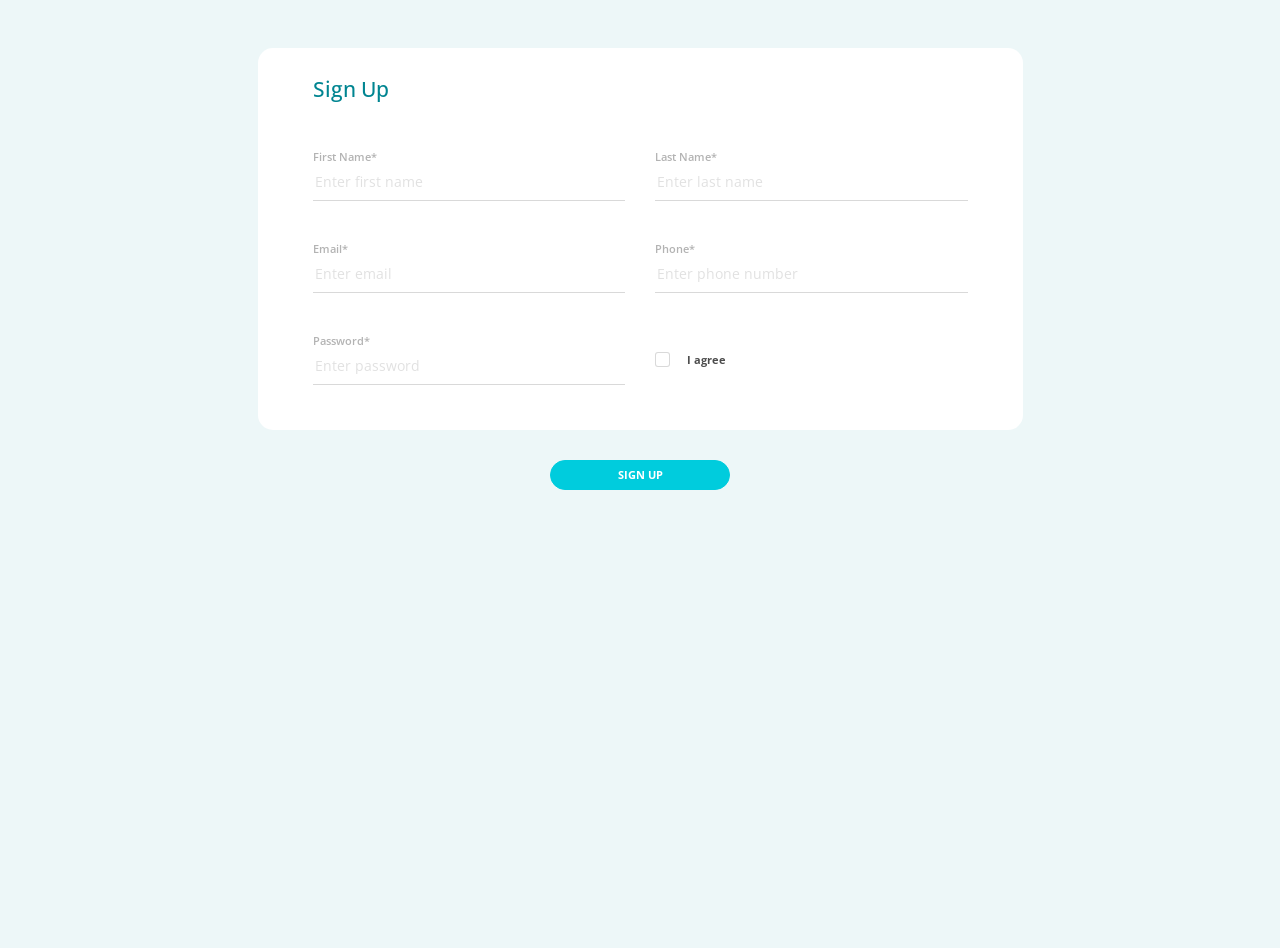
<file: php_test/PHPtest/sign-up.html>
<!DOCTYPE html>
<html dir="ltr" lang="en-US" class="no-js" ng-app="App">
    <head>
        <meta charset="utf-8">
        <meta http-equiv="X-UA-Compatible" content="IE=edge,chrome=1">
        <meta name="robots" content="index, follow">
        <title></title>

        <!-- Meta Description -->
        <meta name="description" content="jfghdfjgh">

        <!-- For Mobile Meta -->
        <meta name="HandheldFriendly" content="true">
        <meta name="viewport" content="width=device-width, initial-scale=1.0, maximum-scale=1.0, user-scalable=0">

        <script src="https://ajax.googleapis.com/ajax/libs/jquery/1.12.0/jquery.min.js"></script>
       
        <!-- Favicon -->
        <link rel="icon" type="image/png" sizes="32x32" href="//192.168.2.103:3000/images/favicon/favicon-32x32.png">
        <link rel="apple-touch-icon" sizes="180x180" href="//192.168.2.103:3000/images/favicon/apple-icon-180x180.png">

        <!-- Google Font -->
        <link href="https://fonts.googleapis.com/css?family=Open+Sans:300,400,600,700" rel="stylesheet">

        <link href="css/admin.css" rel="stylesheet">

        <script src="https://maxcdn.bootstrapcdn.com/bootstrap/4.0.0-beta.3/js/bootstrap.min.js" integrity="sha384-a5N7Y/aK3qNeh15eJKGWxsqtnX/wWdSZSKp+81YjTmS15nvnvxKHuzaWwXHDli+4" crossorigin="anonymous"></script>
    </head>
    
    <body>

        <div class="site-wrapper">
        
        <div class="sign-in-wrapper mt-5">
            <form class="sign-in__form" name="" method="POST">
                <div class="sign-in radius">
                    <div class="row [ d-flex mb-5 ]">
                        <h1 class="sign-in__heading col-md-6 [ mb-0 ]">Sign Up</h1>
                    </div>
                    <div class="row">
                        <div class="form-group col-md-6">
                            <div class="input-section">
                                <input type="text" class="form-control" placeholder="Enter first name"
                                       name="first_name" id="first_name"
                                       required>
                                <label for="first_name">First Name*</label>

                               <!--  <div class="form-error">
                                    <span>First name is required.</span>
                                </div> --> <!-- /.form-error -->
                            </div>
                        </div>
                        <div class="form-group col-md-6">
                            <div class="input-section">
                                <input type="text" class="form-control" placeholder="Enter last name"
                                       name="last_name" id="last_name"
                                       required>
                                <label for="last_name">Last Name*</label>
                                <!-- <div class="form-error"">
                                    <span>Last name is required.</span>
                                </div> --> <!-- /.form-error -->
                            </div>
                        </div>
                    </div>
                    <div class="row">
                        <div class="form-group col-md-6">
                            <div class="input-section">
                                <input type="text" class="form-control" placeholder="Enter email"
                                       name="email" id="email"
                                       required>
                                <label for="email">Email*</label>
                                <!-- <div class="form-error">
                                    <span>Email is required.</span>
                                    <span>Email is invalid.</span>
                                </div> --> <!-- /.form-error -->
                            </div>
                        </div>
                        <div class="form-group col-md-6">
                            <div class="input-section">
                                <input type="text" class="form-control" placeholder="Enter phone number"
                                       name="phone" id="phone" required>
                                <label for="phone">Phone*</label>
                                <!-- <div class="form-error">
                                    <span>Phone number is required.</span>
                                    <span>Phone number is invalid.</span>
                                </div> --> <!-- /.form-error -->
                            </div>
                        </div>
                    </div>
                    <div class="row">
                        <div class="form-group col-md-6 [ mb-0 ]">
                            <div class="input-section">
                                <input type="password" class="form-control" placeholder="Enter password"
                                       name="password" id="password"
                                       required>
                                <label for="password">Password*</label>
                                <!-- <div class="form-error">
                                    <span>Password is required.</span>
                                </div> --> <!-- /.form-error -->
                            </div>
                        </div>

                        <div class="form-group col-md-6 [ mb-0 ]">
                            <label id="term-condition-label" class="custom-control custom-checkbox [ font-weight-bold ]"
                                   for="term-condition">
                                <input type="checkbox" class="custom-control-input" id="term-condition" name="terms" required>
                                <span class="custom-control-indicator"></span>
                                <span class="custom-control-description agreement-text [ pl-2 ]">I agree</span>
                            </label>
                            <!-- <div class="form-error [ pl-3 ]" >
                                <span>Accept terms and conditions.</span>
                            </div> --> <!-- /.form-error -->
                        </div>
                    </div>
                </div> <!-- /.sign-in -->
                <button class="btn btn-primary btn-large sign-in__btn [ mx-auto ]" id="sign-in__btn"> Sign Up </button>
            </form> <!-- /.sign-in__form -->
        </div> <!-- /.sign-in-wrapper -->

        </div>
        <!-- Main Wrapper Ends -->

    </body>
   
</html>
</file>
<file: php_test/PHPtest/css/admin.css>
@charset "UTF-8";
/* color palette 1 */
/* color palette 2 */
/* color palette 3 */
/* color palette 4 */
/*!
 * Bootstrap v4.0.0-beta (https://getbootstrap.com)
 * Copyright 2011-2017 The Bootstrap Authors
 * Copyright 2011-2017 Twitter, Inc.
 * Licensed under MIT (https://github.com/twbs/bootstrap/blob/master/LICENSE)
 */
@media print {
  *,
  *::before,
  *::after {
    text-shadow: none !important;
    -webkit-box-shadow: none !important;
            box-shadow: none !important;
  }
  a,
  a:visited {
    text-decoration: underline;
  }
  abbr[title]::after {
    content: " (" attr(title) ")";
  }
  pre {
    white-space: pre-wrap !important;
  }
  pre,
  blockquote {
    border: 1px solid #999;
    page-break-inside: avoid;
  }
  thead {
    display: table-header-group;
  }
  tr,
  img {
    page-break-inside: avoid;
  }
  p,
  h2,
  h3 {
    orphans: 3;
    widows: 3;
  }
  h2,
  h3 {
    page-break-after: avoid;
  }
  .navbar {
    display: none;
  }
  .badge {
    border: 1px solid #000;
  }
  .table {
    border-collapse: collapse !important;
  }
  .table td,
  .table th {
    background-color: #fff !important;
  }
  .table-bordered th,
  .table-bordered td {
    border: 1px solid #ddd !important;
  }
}

html {
  -webkit-box-sizing: border-box;
          box-sizing: border-box;
  font-family: sans-serif;
  line-height: 1.15;
  -webkit-text-size-adjust: 100%;
  -ms-text-size-adjust: 100%;
  -ms-overflow-style: scrollbar;
  -webkit-tap-highlight-color: transparent;
}

*,
*::before,
*::after {
  -webkit-box-sizing: inherit;
          box-sizing: inherit;
}

@-ms-viewport {
  width: device-width;
}

article, aside, dialog, figcaption, figure, footer, header, hgroup, main, nav, section {
  display: block;
}

body {
  margin: 0;
  font-family: -apple-system, BlinkMacSystemFont, "Segoe UI", Roboto, "Helvetica Neue", Arial, sans-serif;
  font-size: 1rem;
  font-weight: normal;
  line-height: 1.5;
  color: #212529;
  background-color: #fff;
}

[tabindex="-1"]:focus {
  outline: none !important;
}

hr {
  -webkit-box-sizing: content-box;
          box-sizing: content-box;
  height: 0;
  overflow: visible;
}

h1, h2, h3, h4, h5, h6 {
  margin-top: 0;
  margin-bottom: .5rem;
}

p {
  margin-top: 0;
  margin-bottom: 1rem;
}

abbr[title],
abbr[data-original-title] {
  text-decoration: underline;
  -webkit-text-decoration: underline dotted;
          text-decoration: underline dotted;
  cursor: help;
  border-bottom: 0;
}

address {
  margin-bottom: 1rem;
  font-style: normal;
  line-height: inherit;
}

ol,
ul,
dl {
  margin-top: 0;
  margin-bottom: 1rem;
}

ol ol,
ul ul,
ol ul,
ul ol {
  margin-bottom: 0;
}

dt {
  font-weight: bold;
}

dd {
  margin-bottom: .5rem;
  margin-left: 0;
}

blockquote {
  margin: 0 0 1rem;
}

dfn {
  font-style: italic;
}

b,
strong {
  font-weight: bolder;
}

small {
  font-size: 80%;
}

sub,
sup {
  position: relative;
  font-size: 75%;
  line-height: 0;
  vertical-align: baseline;
}

sub {
  bottom: -.25em;
}

sup {
  top: -.5em;
}

a {
  color: #00ccdd;
  text-decoration: none;
  background-color: transparent;
  -webkit-text-decoration-skip: objects;
}

a:hover {
  color: #008591;
  text-decoration: underline;
}

a:not([href]):not([tabindex]) {
  color: inherit;
  text-decoration: none;
}

a:not([href]):not([tabindex]):focus, a:not([href]):not([tabindex]):hover {
  color: inherit;
  text-decoration: none;
}

a:not([href]):not([tabindex]):focus {
  outline: 0;
}

pre,
code,
kbd,
samp {
  font-family: monospace, monospace;
  font-size: 1em;
}

pre {
  margin-top: 0;
  margin-bottom: 1rem;
  overflow: auto;
}

figure {
  margin: 0 0 1rem;
}

img {
  vertical-align: middle;
  border-style: none;
}

svg:not(:root) {
  overflow: hidden;
}

a,
area,
button,
[role="button"],
input,
label,
select,
summary,
textarea {
  -ms-touch-action: manipulation;
      touch-action: manipulation;
}

table {
  border-collapse: collapse;
}

caption {
  padding-top: 0.75rem;
  padding-bottom: 0.75rem;
  color: #b3b3b3;
  text-align: left;
  caption-side: bottom;
}

th {
  text-align: left;
}

label {
  display: inline-block;
  margin-bottom: .5rem;
}

button:focus {
  outline: 1px dotted;
  outline: 5px auto -webkit-focus-ring-color;
}

input,
button,
select,
optgroup,
textarea {
  margin: 0;
  font-family: inherit;
  font-size: inherit;
  line-height: inherit;
}

button,
input {
  overflow: visible;
}

button,
select {
  text-transform: none;
}

button,
html [type="button"],
[type="reset"],
[type="submit"] {
  -webkit-appearance: button;
}

button::-moz-focus-inner,
[type="button"]::-moz-focus-inner,
[type="reset"]::-moz-focus-inner,
[type="submit"]::-moz-focus-inner {
  padding: 0;
  border-style: none;
}

input[type="radio"],
input[type="checkbox"] {
  -webkit-box-sizing: border-box;
          box-sizing: border-box;
  padding: 0;
}

input[type="date"],
input[type="time"],
input[type="datetime-local"],
input[type="month"] {
  -webkit-appearance: listbox;
}

textarea {
  overflow: auto;
  resize: vertical;
}

fieldset {
  min-width: 0;
  padding: 0;
  margin: 0;
  border: 0;
}

legend {
  display: block;
  width: 100%;
  max-width: 100%;
  padding: 0;
  margin-bottom: .5rem;
  font-size: 1.5rem;
  line-height: inherit;
  color: inherit;
  white-space: normal;
}

progress {
  vertical-align: baseline;
}

[type="number"]::-webkit-inner-spin-button,
[type="number"]::-webkit-outer-spin-button {
  height: auto;
}

[type="search"] {
  outline-offset: -2px;
  -webkit-appearance: none;
}

[type="search"]::-webkit-search-cancel-button,
[type="search"]::-webkit-search-decoration {
  -webkit-appearance: none;
}

::-webkit-file-upload-button {
  font: inherit;
  -webkit-appearance: button;
}

output {
  display: inline-block;
}

summary {
  display: list-item;
}

template {
  display: none;
}

[hidden] {
  display: none !important;
}

h1, h2, h3, h4, h5, h6,
.h1, .h2, .h3, .h4, .h5, .h6 {
  margin-bottom: 0.5rem;
  font-family: inherit;
  font-weight: 500;
  line-height: 1.1;
  color: inherit;
}

h1, .h1 {
  font-size: 2.5rem;
}

h2, .h2 {
  font-size: 2rem;
}

h3, .h3 {
  font-size: 1.75rem;
}

h4, .h4 {
  font-size: 1.5rem;
}

h5, .h5 {
  font-size: 1.25rem;
}

h6, .h6 {
  font-size: 1rem;
}

.lead {
  font-size: 1.25rem;
  font-weight: 300;
}

.display-1 {
  font-size: 6rem;
  font-weight: 300;
  line-height: 1.1;
}

.display-2 {
  font-size: 5.5rem;
  font-weight: 300;
  line-height: 1.1;
}

.display-3 {
  font-size: 4.5rem;
  font-weight: 300;
  line-height: 1.1;
}

.display-4 {
  font-size: 3.5rem;
  font-weight: 300;
  line-height: 1.1;
}

hr {
  margin-top: 1rem;
  margin-bottom: 1rem;
  border: 0;
  border-top: 1px solid rgba(0, 0, 0, 0.1);
}

small,
.small {
  font-size: 80%;
  font-weight: normal;
}

mark,
.mark {
  padding: 0.2em;
  background-color: #fcf8e3;
}

.list-unstyled {
  padding-left: 0;
  list-style: none;
}

.list-inline {
  padding-left: 0;
  list-style: none;
}

.list-inline-item {
  display: inline-block;
}

.list-inline-item:not(:last-child) {
  margin-right: 5px;
}

.initialism {
  font-size: 90%;
  text-transform: uppercase;
}

.blockquote {
  margin-bottom: 1rem;
  font-size: 1.25rem;
}

.blockquote-footer {
  display: block;
  font-size: 80%;
  color: #b3b3b3;
}

.blockquote-footer::before {
  content: "\2014   \A0";
}

.img-fluid {
  max-width: 100%;
  height: auto;
}

.img-thumbnail {
  padding: 0.25rem;
  background-color: #fff;
  border: 1px solid #ddd;
  -webkit-transition: all 0.2s ease-in-out;
  transition: all 0.2s ease-in-out;
  max-width: 100%;
  height: auto;
}

.figure {
  display: inline-block;
}

.figure-img {
  margin-bottom: 0.5rem;
  line-height: 1;
}

.figure-caption {
  font-size: 90%;
  color: #b3b3b3;
}

code,
kbd,
pre,
samp {
  font-family: Menlo, Monaco, Consolas, "Liberation Mono", "Courier New", monospace;
}

code {
  padding: 0.2rem 0.4rem;
  font-size: 90%;
  color: #bd4147;
  background-color: #f8f9fa;
}

a > code {
  padding: 0;
  color: inherit;
  background-color: inherit;
}

kbd {
  padding: 0.2rem 0.4rem;
  font-size: 90%;
  color: #fff;
  background-color: #212529;
}

kbd kbd {
  padding: 0;
  font-size: 100%;
  font-weight: bold;
}

pre {
  display: block;
  margin-top: 0;
  margin-bottom: 1rem;
  font-size: 90%;
  color: #212529;
}

pre code {
  padding: 0;
  font-size: inherit;
  color: inherit;
  background-color: transparent;
  border-radius: 0;
}

.pre-scrollable {
  max-height: 340px;
  overflow-y: scroll;
}

.container {
  margin-right: auto;
  margin-left: auto;
  padding-right: 15px;
  padding-left: 15px;
  width: 100%;
}

@media (min-width: 576px) {
  .container {
    max-width: 540px;
  }
}

@media (min-width: 768px) {
  .container {
    max-width: 720px;
  }
}

@media (min-width: 992px) {
  .container {
    max-width: 960px;
  }
}

@media (min-width: 1200px) {
  .container {
    max-width: 1140px;
  }
}

.container-fluid {
  width: 100%;
  margin-right: auto;
  margin-left: auto;
  padding-right: 15px;
  padding-left: 15px;
  width: 100%;
}

.row {
  display: -webkit-box;
  display: -ms-flexbox;
  display: flex;
  -ms-flex-wrap: wrap;
      flex-wrap: wrap;
  margin-right: -15px;
  margin-left: -15px;
}

.no-gutters {
  margin-right: 0;
  margin-left: 0;
}

.no-gutters > .col,
.no-gutters > [class*="col-"] {
  padding-right: 0;
  padding-left: 0;
}

.col-1, .col-2, .col-3, .col-4, .col-5, .col-6, .col-7, .col-8, .col-9, .col-10, .col-11, .col-12, .col,
.col-auto, .col-sm-1, .col-sm-2, .col-sm-3, .col-sm-4, .col-sm-5, .col-sm-6, .col-sm-7, .col-sm-8, .col-sm-9, .col-sm-10, .col-sm-11, .col-sm-12, .col-sm,
.col-sm-auto, .col-md-1, .col-md-2, .col-md-3, .col-md-4, .col-md-5, .col-md-6, .col-md-7, .col-md-8, .col-md-9, .col-md-10, .col-md-11, .col-md-12, .col-md,
.col-md-auto, .col-lg-1, .col-lg-2, .col-lg-3, .col-lg-4, .col-lg-5, .col-lg-6, .col-lg-7, .col-lg-8, .col-lg-9, .col-lg-10, .col-lg-11, .col-lg-12, .col-lg,
.col-lg-auto, .col-xl-1, .col-xl-2, .col-xl-3, .col-xl-4, .col-xl-5, .col-xl-6, .col-xl-7, .col-xl-8, .col-xl-9, .col-xl-10, .col-xl-11, .col-xl-12, .col-xl,
.col-xl-auto {
  position: relative;
  width: 100%;
  min-height: 1px;
  padding-right: 15px;
  padding-left: 15px;
}

.col {
  -ms-flex-preferred-size: 0;
      flex-basis: 0;
  -webkit-box-flex: 1;
      -ms-flex-positive: 1;
          flex-grow: 1;
  max-width: 100%;
}

.col-auto {
  -webkit-box-flex: 0;
      -ms-flex: 0 0 auto;
          flex: 0 0 auto;
  width: auto;
  max-width: none;
}

.col-1 {
  -webkit-box-flex: 0;
      -ms-flex: 0 0 8.33333333%;
          flex: 0 0 8.33333333%;
  max-width: 8.33333333%;
}

.col-2 {
  -webkit-box-flex: 0;
      -ms-flex: 0 0 16.66666667%;
          flex: 0 0 16.66666667%;
  max-width: 16.66666667%;
}

.col-3 {
  -webkit-box-flex: 0;
      -ms-flex: 0 0 25%;
          flex: 0 0 25%;
  max-width: 25%;
}

.col-4 {
  -webkit-box-flex: 0;
      -ms-flex: 0 0 33.33333333%;
          flex: 0 0 33.33333333%;
  max-width: 33.33333333%;
}

.col-5 {
  -webkit-box-flex: 0;
      -ms-flex: 0 0 41.66666667%;
          flex: 0 0 41.66666667%;
  max-width: 41.66666667%;
}

.col-6 {
  -webkit-box-flex: 0;
      -ms-flex: 0 0 50%;
          flex: 0 0 50%;
  max-width: 50%;
}

.col-7 {
  -webkit-box-flex: 0;
      -ms-flex: 0 0 58.33333333%;
          flex: 0 0 58.33333333%;
  max-width: 58.33333333%;
}

.col-8 {
  -webkit-box-flex: 0;
      -ms-flex: 0 0 66.66666667%;
          flex: 0 0 66.66666667%;
  max-width: 66.66666667%;
}

.col-9 {
  -webkit-box-flex: 0;
      -ms-flex: 0 0 75%;
          flex: 0 0 75%;
  max-width: 75%;
}

.col-10 {
  -webkit-box-flex: 0;
      -ms-flex: 0 0 83.33333333%;
          flex: 0 0 83.33333333%;
  max-width: 83.33333333%;
}

.col-11 {
  -webkit-box-flex: 0;
      -ms-flex: 0 0 91.66666667%;
          flex: 0 0 91.66666667%;
  max-width: 91.66666667%;
}

.col-12 {
  -webkit-box-flex: 0;
      -ms-flex: 0 0 100%;
          flex: 0 0 100%;
  max-width: 100%;
}

.order-1 {
  -webkit-box-ordinal-group: 2;
      -ms-flex-order: 1;
          order: 1;
}

.order-2 {
  -webkit-box-ordinal-group: 3;
      -ms-flex-order: 2;
          order: 2;
}

.order-3 {
  -webkit-box-ordinal-group: 4;
      -ms-flex-order: 3;
          order: 3;
}

.order-4 {
  -webkit-box-ordinal-group: 5;
      -ms-flex-order: 4;
          order: 4;
}

.order-5 {
  -webkit-box-ordinal-group: 6;
      -ms-flex-order: 5;
          order: 5;
}

.order-6 {
  -webkit-box-ordinal-group: 7;
      -ms-flex-order: 6;
          order: 6;
}

.order-7 {
  -webkit-box-ordinal-group: 8;
      -ms-flex-order: 7;
          order: 7;
}

.order-8 {
  -webkit-box-ordinal-group: 9;
      -ms-flex-order: 8;
          order: 8;
}

.order-9 {
  -webkit-box-ordinal-group: 10;
      -ms-flex-order: 9;
          order: 9;
}

.order-10 {
  -webkit-box-ordinal-group: 11;
      -ms-flex-order: 10;
          order: 10;
}

.order-11 {
  -webkit-box-ordinal-group: 12;
      -ms-flex-order: 11;
          order: 11;
}

.order-12 {
  -webkit-box-ordinal-group: 13;
      -ms-flex-order: 12;
          order: 12;
}

@media (min-width: 576px) {
  .col-sm {
    -ms-flex-preferred-size: 0;
        flex-basis: 0;
    -webkit-box-flex: 1;
        -ms-flex-positive: 1;
            flex-grow: 1;
    max-width: 100%;
  }
  .col-sm-auto {
    -webkit-box-flex: 0;
        -ms-flex: 0 0 auto;
            flex: 0 0 auto;
    width: auto;
    max-width: none;
  }
  .col-sm-1 {
    -webkit-box-flex: 0;
        -ms-flex: 0 0 8.33333333%;
            flex: 0 0 8.33333333%;
    max-width: 8.33333333%;
  }
  .col-sm-2 {
    -webkit-box-flex: 0;
        -ms-flex: 0 0 16.66666667%;
            flex: 0 0 16.66666667%;
    max-width: 16.66666667%;
  }
  .col-sm-3 {
    -webkit-box-flex: 0;
        -ms-flex: 0 0 25%;
            flex: 0 0 25%;
    max-width: 25%;
  }
  .col-sm-4 {
    -webkit-box-flex: 0;
        -ms-flex: 0 0 33.33333333%;
            flex: 0 0 33.33333333%;
    max-width: 33.33333333%;
  }
  .col-sm-5 {
    -webkit-box-flex: 0;
        -ms-flex: 0 0 41.66666667%;
            flex: 0 0 41.66666667%;
    max-width: 41.66666667%;
  }
  .col-sm-6 {
    -webkit-box-flex: 0;
        -ms-flex: 0 0 50%;
            flex: 0 0 50%;
    max-width: 50%;
  }
  .col-sm-7 {
    -webkit-box-flex: 0;
        -ms-flex: 0 0 58.33333333%;
            flex: 0 0 58.33333333%;
    max-width: 58.33333333%;
  }
  .col-sm-8 {
    -webkit-box-flex: 0;
        -ms-flex: 0 0 66.66666667%;
            flex: 0 0 66.66666667%;
    max-width: 66.66666667%;
  }
  .col-sm-9 {
    -webkit-box-flex: 0;
        -ms-flex: 0 0 75%;
            flex: 0 0 75%;
    max-width: 75%;
  }
  .col-sm-10 {
    -webkit-box-flex: 0;
        -ms-flex: 0 0 83.33333333%;
            flex: 0 0 83.33333333%;
    max-width: 83.33333333%;
  }
  .col-sm-11 {
    -webkit-box-flex: 0;
        -ms-flex: 0 0 91.66666667%;
            flex: 0 0 91.66666667%;
    max-width: 91.66666667%;
  }
  .col-sm-12 {
    -webkit-box-flex: 0;
        -ms-flex: 0 0 100%;
            flex: 0 0 100%;
    max-width: 100%;
  }
  .order-sm-1 {
    -webkit-box-ordinal-group: 2;
        -ms-flex-order: 1;
            order: 1;
  }
  .order-sm-2 {
    -webkit-box-ordinal-group: 3;
        -ms-flex-order: 2;
            order: 2;
  }
  .order-sm-3 {
    -webkit-box-ordinal-group: 4;
        -ms-flex-order: 3;
            order: 3;
  }
  .order-sm-4 {
    -webkit-box-ordinal-group: 5;
        -ms-flex-order: 4;
            order: 4;
  }
  .order-sm-5 {
    -webkit-box-ordinal-group: 6;
        -ms-flex-order: 5;
            order: 5;
  }
  .order-sm-6 {
    -webkit-box-ordinal-group: 7;
        -ms-flex-order: 6;
            order: 6;
  }
  .order-sm-7 {
    -webkit-box-ordinal-group: 8;
        -ms-flex-order: 7;
            order: 7;
  }
  .order-sm-8 {
    -webkit-box-ordinal-group: 9;
        -ms-flex-order: 8;
            order: 8;
  }
  .order-sm-9 {
    -webkit-box-ordinal-group: 10;
        -ms-flex-order: 9;
            order: 9;
  }
  .order-sm-10 {
    -webkit-box-ordinal-group: 11;
        -ms-flex-order: 10;
            order: 10;
  }
  .order-sm-11 {
    -webkit-box-ordinal-group: 12;
        -ms-flex-order: 11;
            order: 11;
  }
  .order-sm-12 {
    -webkit-box-ordinal-group: 13;
        -ms-flex-order: 12;
            order: 12;
  }
}

@media (min-width: 768px) {
  .col-md {
    -ms-flex-preferred-size: 0;
        flex-basis: 0;
    -webkit-box-flex: 1;
        -ms-flex-positive: 1;
            flex-grow: 1;
    max-width: 100%;
  }
  .col-md-auto {
    -webkit-box-flex: 0;
        -ms-flex: 0 0 auto;
            flex: 0 0 auto;
    width: auto;
    max-width: none;
  }
  .col-md-1 {
    -webkit-box-flex: 0;
        -ms-flex: 0 0 8.33333333%;
            flex: 0 0 8.33333333%;
    max-width: 8.33333333%;
  }
  .col-md-2 {
    -webkit-box-flex: 0;
        -ms-flex: 0 0 16.66666667%;
            flex: 0 0 16.66666667%;
    max-width: 16.66666667%;
  }
  .col-md-3 {
    -webkit-box-flex: 0;
        -ms-flex: 0 0 25%;
            flex: 0 0 25%;
    max-width: 25%;
  }
  .col-md-4 {
    -webkit-box-flex: 0;
        -ms-flex: 0 0 33.33333333%;
            flex: 0 0 33.33333333%;
    max-width: 33.33333333%;
  }
  .col-md-5 {
    -webkit-box-flex: 0;
        -ms-flex: 0 0 41.66666667%;
            flex: 0 0 41.66666667%;
    max-width: 41.66666667%;
  }
  .col-md-6 {
    -webkit-box-flex: 0;
        -ms-flex: 0 0 50%;
            flex: 0 0 50%;
    max-width: 50%;
  }
  .col-md-7 {
    -webkit-box-flex: 0;
        -ms-flex: 0 0 58.33333333%;
            flex: 0 0 58.33333333%;
    max-width: 58.33333333%;
  }
  .col-md-8 {
    -webkit-box-flex: 0;
        -ms-flex: 0 0 66.66666667%;
            flex: 0 0 66.66666667%;
    max-width: 66.66666667%;
  }
  .col-md-9 {
    -webkit-box-flex: 0;
        -ms-flex: 0 0 75%;
            flex: 0 0 75%;
    max-width: 75%;
  }
  .col-md-10 {
    -webkit-box-flex: 0;
        -ms-flex: 0 0 83.33333333%;
            flex: 0 0 83.33333333%;
    max-width: 83.33333333%;
  }
  .col-md-11 {
    -webkit-box-flex: 0;
        -ms-flex: 0 0 91.66666667%;
            flex: 0 0 91.66666667%;
    max-width: 91.66666667%;
  }
  .col-md-12 {
    -webkit-box-flex: 0;
        -ms-flex: 0 0 100%;
            flex: 0 0 100%;
    max-width: 100%;
  }
  .order-md-1 {
    -webkit-box-ordinal-group: 2;
        -ms-flex-order: 1;
            order: 1;
  }
  .order-md-2 {
    -webkit-box-ordinal-group: 3;
        -ms-flex-order: 2;
            order: 2;
  }
  .order-md-3 {
    -webkit-box-ordinal-group: 4;
        -ms-flex-order: 3;
            order: 3;
  }
  .order-md-4 {
    -webkit-box-ordinal-group: 5;
        -ms-flex-order: 4;
            order: 4;
  }
  .order-md-5 {
    -webkit-box-ordinal-group: 6;
        -ms-flex-order: 5;
            order: 5;
  }
  .order-md-6 {
    -webkit-box-ordinal-group: 7;
        -ms-flex-order: 6;
            order: 6;
  }
  .order-md-7 {
    -webkit-box-ordinal-group: 8;
        -ms-flex-order: 7;
            order: 7;
  }
  .order-md-8 {
    -webkit-box-ordinal-group: 9;
        -ms-flex-order: 8;
            order: 8;
  }
  .order-md-9 {
    -webkit-box-ordinal-group: 10;
        -ms-flex-order: 9;
            order: 9;
  }
  .order-md-10 {
    -webkit-box-ordinal-group: 11;
        -ms-flex-order: 10;
            order: 10;
  }
  .order-md-11 {
    -webkit-box-ordinal-group: 12;
        -ms-flex-order: 11;
            order: 11;
  }
  .order-md-12 {
    -webkit-box-ordinal-group: 13;
        -ms-flex-order: 12;
            order: 12;
  }
}

@media (min-width: 992px) {
  .col-lg {
    -ms-flex-preferred-size: 0;
        flex-basis: 0;
    -webkit-box-flex: 1;
        -ms-flex-positive: 1;
            flex-grow: 1;
    max-width: 100%;
  }
  .col-lg-auto {
    -webkit-box-flex: 0;
        -ms-flex: 0 0 auto;
            flex: 0 0 auto;
    width: auto;
    max-width: none;
  }
  .col-lg-1 {
    -webkit-box-flex: 0;
        -ms-flex: 0 0 8.33333333%;
            flex: 0 0 8.33333333%;
    max-width: 8.33333333%;
  }
  .col-lg-2 {
    -webkit-box-flex: 0;
        -ms-flex: 0 0 16.66666667%;
            flex: 0 0 16.66666667%;
    max-width: 16.66666667%;
  }
  .col-lg-3 {
    -webkit-box-flex: 0;
        -ms-flex: 0 0 25%;
            flex: 0 0 25%;
    max-width: 25%;
  }
  .col-lg-4 {
    -webkit-box-flex: 0;
        -ms-flex: 0 0 33.33333333%;
            flex: 0 0 33.33333333%;
    max-width: 33.33333333%;
  }
  .col-lg-5 {
    -webkit-box-flex: 0;
        -ms-flex: 0 0 41.66666667%;
            flex: 0 0 41.66666667%;
    max-width: 41.66666667%;
  }
  .col-lg-6 {
    -webkit-box-flex: 0;
        -ms-flex: 0 0 50%;
            flex: 0 0 50%;
    max-width: 50%;
  }
  .col-lg-7 {
    -webkit-box-flex: 0;
        -ms-flex: 0 0 58.33333333%;
            flex: 0 0 58.33333333%;
    max-width: 58.33333333%;
  }
  .col-lg-8 {
    -webkit-box-flex: 0;
        -ms-flex: 0 0 66.66666667%;
            flex: 0 0 66.66666667%;
    max-width: 66.66666667%;
  }
  .col-lg-9 {
    -webkit-box-flex: 0;
        -ms-flex: 0 0 75%;
            flex: 0 0 75%;
    max-width: 75%;
  }
  .col-lg-10 {
    -webkit-box-flex: 0;
        -ms-flex: 0 0 83.33333333%;
            flex: 0 0 83.33333333%;
    max-width: 83.33333333%;
  }
  .col-lg-11 {
    -webkit-box-flex: 0;
        -ms-flex: 0 0 91.66666667%;
            flex: 0 0 91.66666667%;
    max-width: 91.66666667%;
  }
  .col-lg-12 {
    -webkit-box-flex: 0;
        -ms-flex: 0 0 100%;
            flex: 0 0 100%;
    max-width: 100%;
  }
  .order-lg-1 {
    -webkit-box-ordinal-group: 2;
        -ms-flex-order: 1;
            order: 1;
  }
  .order-lg-2 {
    -webkit-box-ordinal-group: 3;
        -ms-flex-order: 2;
            order: 2;
  }
  .order-lg-3 {
    -webkit-box-ordinal-group: 4;
        -ms-flex-order: 3;
            order: 3;
  }
  .order-lg-4 {
    -webkit-box-ordinal-group: 5;
        -ms-flex-order: 4;
            order: 4;
  }
  .order-lg-5 {
    -webkit-box-ordinal-group: 6;
        -ms-flex-order: 5;
            order: 5;
  }
  .order-lg-6 {
    -webkit-box-ordinal-group: 7;
        -ms-flex-order: 6;
            order: 6;
  }
  .order-lg-7 {
    -webkit-box-ordinal-group: 8;
        -ms-flex-order: 7;
            order: 7;
  }
  .order-lg-8 {
    -webkit-box-ordinal-group: 9;
        -ms-flex-order: 8;
            order: 8;
  }
  .order-lg-9 {
    -webkit-box-ordinal-group: 10;
        -ms-flex-order: 9;
            order: 9;
  }
  .order-lg-10 {
    -webkit-box-ordinal-group: 11;
        -ms-flex-order: 10;
            order: 10;
  }
  .order-lg-11 {
    -webkit-box-ordinal-group: 12;
        -ms-flex-order: 11;
            order: 11;
  }
  .order-lg-12 {
    -webkit-box-ordinal-group: 13;
        -ms-flex-order: 12;
            order: 12;
  }
}

@media (min-width: 1200px) {
  .col-xl {
    -ms-flex-preferred-size: 0;
        flex-basis: 0;
    -webkit-box-flex: 1;
        -ms-flex-positive: 1;
            flex-grow: 1;
    max-width: 100%;
  }
  .col-xl-auto {
    -webkit-box-flex: 0;
        -ms-flex: 0 0 auto;
            flex: 0 0 auto;
    width: auto;
    max-width: none;
  }
  .col-xl-1 {
    -webkit-box-flex: 0;
        -ms-flex: 0 0 8.33333333%;
            flex: 0 0 8.33333333%;
    max-width: 8.33333333%;
  }
  .col-xl-2 {
    -webkit-box-flex: 0;
        -ms-flex: 0 0 16.66666667%;
            flex: 0 0 16.66666667%;
    max-width: 16.66666667%;
  }
  .col-xl-3 {
    -webkit-box-flex: 0;
        -ms-flex: 0 0 25%;
            flex: 0 0 25%;
    max-width: 25%;
  }
  .col-xl-4 {
    -webkit-box-flex: 0;
        -ms-flex: 0 0 33.33333333%;
            flex: 0 0 33.33333333%;
    max-width: 33.33333333%;
  }
  .col-xl-5 {
    -webkit-box-flex: 0;
        -ms-flex: 0 0 41.66666667%;
            flex: 0 0 41.66666667%;
    max-width: 41.66666667%;
  }
  .col-xl-6 {
    -webkit-box-flex: 0;
        -ms-flex: 0 0 50%;
            flex: 0 0 50%;
    max-width: 50%;
  }
  .col-xl-7 {
    -webkit-box-flex: 0;
        -ms-flex: 0 0 58.33333333%;
            flex: 0 0 58.33333333%;
    max-width: 58.33333333%;
  }
  .col-xl-8 {
    -webkit-box-flex: 0;
        -ms-flex: 0 0 66.66666667%;
            flex: 0 0 66.66666667%;
    max-width: 66.66666667%;
  }
  .col-xl-9 {
    -webkit-box-flex: 0;
        -ms-flex: 0 0 75%;
            flex: 0 0 75%;
    max-width: 75%;
  }
  .col-xl-10 {
    -webkit-box-flex: 0;
        -ms-flex: 0 0 83.33333333%;
            flex: 0 0 83.33333333%;
    max-width: 83.33333333%;
  }
  .col-xl-11 {
    -webkit-box-flex: 0;
        -ms-flex: 0 0 91.66666667%;
            flex: 0 0 91.66666667%;
    max-width: 91.66666667%;
  }
  .col-xl-12 {
    -webkit-box-flex: 0;
        -ms-flex: 0 0 100%;
            flex: 0 0 100%;
    max-width: 100%;
  }
  .order-xl-1 {
    -webkit-box-ordinal-group: 2;
        -ms-flex-order: 1;
            order: 1;
  }
  .order-xl-2 {
    -webkit-box-ordinal-group: 3;
        -ms-flex-order: 2;
            order: 2;
  }
  .order-xl-3 {
    -webkit-box-ordinal-group: 4;
        -ms-flex-order: 3;
            order: 3;
  }
  .order-xl-4 {
    -webkit-box-ordinal-group: 5;
        -ms-flex-order: 4;
            order: 4;
  }
  .order-xl-5 {
    -webkit-box-ordinal-group: 6;
        -ms-flex-order: 5;
            order: 5;
  }
  .order-xl-6 {
    -webkit-box-ordinal-group: 7;
        -ms-flex-order: 6;
            order: 6;
  }
  .order-xl-7 {
    -webkit-box-ordinal-group: 8;
        -ms-flex-order: 7;
            order: 7;
  }
  .order-xl-8 {
    -webkit-box-ordinal-group: 9;
        -ms-flex-order: 8;
            order: 8;
  }
  .order-xl-9 {
    -webkit-box-ordinal-group: 10;
        -ms-flex-order: 9;
            order: 9;
  }
  .order-xl-10 {
    -webkit-box-ordinal-group: 11;
        -ms-flex-order: 10;
            order: 10;
  }
  .order-xl-11 {
    -webkit-box-ordinal-group: 12;
        -ms-flex-order: 11;
            order: 11;
  }
  .order-xl-12 {
    -webkit-box-ordinal-group: 13;
        -ms-flex-order: 12;
            order: 12;
  }
}

.table {
  width: 100%;
  max-width: 100%;
  background-color: transparent;
}

.table th,
.table td {
  padding: 0.75rem;
  vertical-align: top;
  border-top: 1px solid #e9ecef;
}

.table thead th {
  vertical-align: bottom;
  border-bottom: 2px solid #e9ecef;
}

.table tbody + tbody {
  border-top: 2px solid #e9ecef;
}

.table .table {
  background-color: #fff;
}

.table-sm th,
.table-sm td {
  padding: 0.3rem;
}

.table-bordered {
  border: 1px solid #e9ecef;
}

.table-bordered th,
.table-bordered td {
  border: 1px solid #e9ecef;
}

.table-bordered thead th,
.table-bordered thead td {
  border-bottom-width: 2px;
}

.table-striped tbody tr:nth-of-type(odd) {
  background-color: rgba(0, 0, 0, 0.05);
}

.table-hover tbody tr:hover {
  background-color: rgba(0, 0, 0, 0.075);
}

.table-primary,
.table-primary > th,
.table-primary > td {
  background-color: #b8f1f5;
}

.table-hover .table-primary:hover {
  background-color: #a2edf2;
}

.table-hover .table-primary:hover > td,
.table-hover .table-primary:hover > th {
  background-color: #a2edf2;
}

.table-secondary,
.table-secondary > th,
.table-secondary > td {
  background-color: #eaeaea;
}

.table-hover .table-secondary:hover {
  background-color: #dddddd;
}

.table-hover .table-secondary:hover > td,
.table-hover .table-secondary:hover > th {
  background-color: #dddddd;
}

.table-success,
.table-success > th,
.table-success > td {
  background-color: #c3e6cb;
}

.table-hover .table-success:hover {
  background-color: #b1dfbb;
}

.table-hover .table-success:hover > td,
.table-hover .table-success:hover > th {
  background-color: #b1dfbb;
}

.table-info,
.table-info > th,
.table-info > td {
  background-color: #bee5eb;
}

.table-hover .table-info:hover {
  background-color: #abdde5;
}

.table-hover .table-info:hover > td,
.table-hover .table-info:hover > th {
  background-color: #abdde5;
}

.table-warning,
.table-warning > th,
.table-warning > td {
  background-color: #ffeeba;
}

.table-hover .table-warning:hover {
  background-color: #ffe8a1;
}

.table-hover .table-warning:hover > td,
.table-hover .table-warning:hover > th {
  background-color: #ffe8a1;
}

.table-danger,
.table-danger > th,
.table-danger > td {
  background-color: #f5c6cb;
}

.table-hover .table-danger:hover {
  background-color: #f1b0b7;
}

.table-hover .table-danger:hover > td,
.table-hover .table-danger:hover > th {
  background-color: #f1b0b7;
}

.table-light,
.table-light > th,
.table-light > td {
  background-color: #fafdfd;
}

.table-hover .table-light:hover {
  background-color: #e8f6f6;
}

.table-hover .table-light:hover > td,
.table-hover .table-light:hover > th {
  background-color: #e8f6f6;
}

.table-dark,
.table-dark > th,
.table-dark > td {
  background-color: #c6c8ca;
}

.table-hover .table-dark:hover {
  background-color: #b9bbbe;
}

.table-hover .table-dark:hover > td,
.table-hover .table-dark:hover > th {
  background-color: #b9bbbe;
}

.table-active,
.table-active > th,
.table-active > td {
  background-color: rgba(0, 0, 0, 0.075);
}

.table-hover .table-active:hover {
  background-color: rgba(0, 0, 0, 0.075);
}

.table-hover .table-active:hover > td,
.table-hover .table-active:hover > th {
  background-color: rgba(0, 0, 0, 0.075);
}

.thead-inverse th {
  color: #fff;
  background-color: #212529;
}

.thead-default th {
  color: #495057;
  background-color: #e9ecef;
}

.table-inverse {
  color: #fff;
  background-color: #212529;
}

.table-inverse th,
.table-inverse td,
.table-inverse thead th {
  border-color: #32383e;
}

.table-inverse.table-bordered {
  border: 0;
}

.table-inverse.table-striped tbody tr:nth-of-type(odd) {
  background-color: rgba(255, 255, 255, 0.05);
}

.table-inverse.table-hover tbody tr:hover {
  background-color: rgba(255, 255, 255, 0.075);
}

@media (max-width: 991px) {
  .table-responsive {
    display: block;
    width: 100%;
    overflow-x: auto;
    -ms-overflow-style: -ms-autohiding-scrollbar;
  }
  .table-responsive.table-bordered {
    border: 0;
  }
}

.form-control {
  display: block;
  width: 100%;
  padding: 0.5rem 0.75rem;
  font-size: 1rem;
  line-height: 1.25;
  color: #4d4d4d;
  background-color: transparent !important;
  background-image: none;
  background-clip: padding-box;
  border: 1px solid rgba(0, 0, 0, 0.15);
  border-radius: 0;
  -webkit-transition: border-color ease-in-out 0.15s, -webkit-box-shadow ease-in-out 0.15s;
  transition: border-color ease-in-out 0.15s, -webkit-box-shadow ease-in-out 0.15s;
  transition: border-color ease-in-out 0.15s, box-shadow ease-in-out 0.15s;
  transition: border-color ease-in-out 0.15s, box-shadow ease-in-out 0.15s, -webkit-box-shadow ease-in-out 0.15s;
}

.form-control::-ms-expand {
  background-color: transparent;
  border: 0;
}

.form-control:focus {
  color: #4d4d4d;
  background-color: transparent;
  border-color: #00ccdd;
  outline: none;
}

.form-control::-webkit-input-placeholder {
  color: rgba(179, 179, 179, 0.4);
  opacity: 1;
}

.form-control:-ms-input-placeholder {
  color: rgba(179, 179, 179, 0.4);
  opacity: 1;
}

.form-control::placeholder {
  color: rgba(179, 179, 179, 0.4);
  opacity: 1;
}

.form-control:disabled, .form-control[readonly] {
  background-color: #e9ecef;
  opacity: 1;
}

select.form-control:not([size]):not([multiple]) {
  height: calc(2.25rem + 2px);
}

select.form-control:focus::-ms-value {
  color: #4d4d4d;
  background-color: transparent;
}

.form-control-file,
.form-control-range {
  display: block;
}

.col-form-label {
  padding-top: calc(0.5rem - 1px * 2);
  padding-bottom: calc(0.5rem - 1px * 2);
  margin-bottom: 0;
}

.col-form-label-lg {
  padding-top: calc(0.5rem - 1px * 2);
  padding-bottom: calc(0.5rem - 1px * 2);
  font-size: 1.25rem;
}

.col-form-label-sm {
  padding-top: calc(0.25rem - 1px * 2);
  padding-bottom: calc(0.25rem - 1px * 2);
  font-size: 0.875rem;
}

.col-form-legend {
  padding-top: 0.5rem;
  padding-bottom: 0.5rem;
  margin-bottom: 0;
  font-size: 1rem;
}

.form-control-plaintext {
  padding-top: 0.5rem;
  padding-bottom: 0.5rem;
  margin-bottom: 0;
  line-height: 1.25;
  border: solid transparent;
  border-width: 1px 0;
}

.form-control-plaintext.form-control-sm, .input-group-sm > .form-control-plaintext.form-control,
.input-group-sm > .form-control-plaintext.input-group-addon,
.input-group-sm > .input-group-btn > .form-control-plaintext.btn, .form-control-plaintext.form-control-lg, .input-group-lg > .form-control-plaintext.form-control,
.input-group-lg > .form-control-plaintext.input-group-addon,
.input-group-lg > .input-group-btn > .form-control-plaintext.btn {
  padding-right: 0;
  padding-left: 0;
}

.form-control-sm, .input-group-sm > .form-control,
.input-group-sm > .input-group-addon,
.input-group-sm > .input-group-btn > .btn {
  padding: 0.25rem 0.5rem;
  font-size: 0.875rem;
  line-height: 1.5;
}

select.form-control-sm:not([size]):not([multiple]), .input-group-sm > select.form-control:not([size]):not([multiple]),
.input-group-sm > select.input-group-addon:not([size]):not([multiple]),
.input-group-sm > .input-group-btn > select.btn:not([size]):not([multiple]) {
  height: calc(1.8125rem + 2px);
}

.form-control-lg, .input-group-lg > .form-control,
.input-group-lg > .input-group-addon,
.input-group-lg > .input-group-btn > .btn {
  padding: 0.5rem 1rem;
  font-size: 1.25rem;
  line-height: 1.5;
}

select.form-control-lg:not([size]):not([multiple]), .input-group-lg > select.form-control:not([size]):not([multiple]),
.input-group-lg > select.input-group-addon:not([size]):not([multiple]),
.input-group-lg > .input-group-btn > select.btn:not([size]):not([multiple]) {
  height: calc(2.3125rem + 2px);
}

.form-group {
  margin-bottom: 1rem;
}

.form-text {
  display: block;
  margin-top: 0.25rem;
}

.form-row {
  display: -webkit-box;
  display: -ms-flexbox;
  display: flex;
  -ms-flex-wrap: wrap;
      flex-wrap: wrap;
  margin-right: -5px;
  margin-left: -5px;
}

.form-row > .col,
.form-row > [class*="col-"] {
  padding-right: 5px;
  padding-left: 5px;
}

.form-check {
  position: relative;
  display: block;
  margin-bottom: 0.5rem;
}

.form-check.disabled .form-check-label {
  color: #b3b3b3;
}

.form-check-label {
  padding-left: 1.25rem;
  margin-bottom: 0;
}

.form-check-input {
  position: absolute;
  margin-top: 0.25rem;
  margin-left: -1.25rem;
}

.form-check-input:only-child {
  position: static;
}

.form-check-inline {
  display: inline-block;
}

.form-check-inline .form-check-label {
  vertical-align: middle;
}

.form-check-inline + .form-check-inline {
  margin-left: 0.75rem;
}

.invalid-feedback {
  display: none;
  margin-top: .25rem;
  font-size: .875rem;
  color: #dc3545;
}

.invalid-tooltip {
  position: absolute;
  top: 100%;
  z-index: 5;
  display: none;
  width: 250px;
  padding: .5rem;
  margin-top: .1rem;
  font-size: .875rem;
  line-height: 1;
  color: #fff;
  background-color: rgba(220, 53, 69, 0.8);
  border-radius: .2rem;
}

.was-validated .form-control:valid, .form-control.is-valid, .was-validated
.custom-select:valid,
.custom-select.is-valid {
  border-color: #28a745;
}

.was-validated .form-control:valid:focus, .form-control.is-valid:focus, .was-validated
.custom-select:valid:focus,
.custom-select.is-valid:focus {
  -webkit-box-shadow: 0 0 0 0.2rem rgba(40, 167, 69, 0.25);
          box-shadow: 0 0 0 0.2rem rgba(40, 167, 69, 0.25);
}

.was-validated .form-control:valid ~ .invalid-feedback,
.was-validated .form-control:valid ~ .invalid-tooltip, .form-control.is-valid ~ .invalid-feedback,
.form-control.is-valid ~ .invalid-tooltip, .was-validated
.custom-select:valid ~ .invalid-feedback,
.was-validated
.custom-select:valid ~ .invalid-tooltip,
.custom-select.is-valid ~ .invalid-feedback,
.custom-select.is-valid ~ .invalid-tooltip {
  display: block;
}

.was-validated .form-check-input:valid + .form-check-label, .form-check-input.is-valid + .form-check-label {
  color: #28a745;
}

.was-validated .custom-control-input:valid ~ .custom-control-indicator, .custom-control-input.is-valid ~ .custom-control-indicator {
  background-color: rgba(40, 167, 69, 0.25);
}

.was-validated .custom-control-input:valid ~ .custom-control-description, .custom-control-input.is-valid ~ .custom-control-description {
  color: #28a745;
}

.was-validated .custom-file-input:valid ~ .custom-file-control, .custom-file-input.is-valid ~ .custom-file-control {
  border-color: #28a745;
}

.was-validated .custom-file-input:valid ~ .custom-file-control::before, .custom-file-input.is-valid ~ .custom-file-control::before {
  border-color: inherit;
}

.was-validated .custom-file-input:valid:focus, .custom-file-input.is-valid:focus {
  -webkit-box-shadow: 0 0 0 0.2rem rgba(40, 167, 69, 0.25);
          box-shadow: 0 0 0 0.2rem rgba(40, 167, 69, 0.25);
}

.was-validated .form-control:invalid, .form-control.is-invalid, .was-validated
.custom-select:invalid,
.custom-select.is-invalid {
  border-color: #dc3545;
}

.was-validated .form-control:invalid:focus, .form-control.is-invalid:focus, .was-validated
.custom-select:invalid:focus,
.custom-select.is-invalid:focus {
  -webkit-box-shadow: 0 0 0 0.2rem rgba(220, 53, 69, 0.25);
          box-shadow: 0 0 0 0.2rem rgba(220, 53, 69, 0.25);
}

.was-validated .form-control:invalid ~ .invalid-feedback,
.was-validated .form-control:invalid ~ .invalid-tooltip, .form-control.is-invalid ~ .invalid-feedback,
.form-control.is-invalid ~ .invalid-tooltip, .was-validated
.custom-select:invalid ~ .invalid-feedback,
.was-validated
.custom-select:invalid ~ .invalid-tooltip,
.custom-select.is-invalid ~ .invalid-feedback,
.custom-select.is-invalid ~ .invalid-tooltip {
  display: block;
}

.was-validated .form-check-input:invalid + .form-check-label, .form-check-input.is-invalid + .form-check-label {
  color: #dc3545;
}

.was-validated .custom-control-input:invalid ~ .custom-control-indicator, .custom-control-input.is-invalid ~ .custom-control-indicator {
  background-color: rgba(220, 53, 69, 0.25);
}

.was-validated .custom-control-input:invalid ~ .custom-control-description, .custom-control-input.is-invalid ~ .custom-control-description {
  color: #dc3545;
}

.was-validated .custom-file-input:invalid ~ .custom-file-control, .custom-file-input.is-invalid ~ .custom-file-control {
  border-color: #dc3545;
}

.was-validated .custom-file-input:invalid ~ .custom-file-control::before, .custom-file-input.is-invalid ~ .custom-file-control::before {
  border-color: inherit;
}

.was-validated .custom-file-input:invalid:focus, .custom-file-input.is-invalid:focus {
  -webkit-box-shadow: 0 0 0 0.2rem rgba(220, 53, 69, 0.25);
          box-shadow: 0 0 0 0.2rem rgba(220, 53, 69, 0.25);
}

.form-inline {
  display: -webkit-box;
  display: -ms-flexbox;
  display: flex;
  -webkit-box-orient: horizontal;
  -webkit-box-direction: normal;
      -ms-flex-flow: row wrap;
          flex-flow: row wrap;
  -webkit-box-align: center;
      -ms-flex-align: center;
          align-items: center;
}

.form-inline .form-check {
  width: 100%;
}

@media (min-width: 576px) {
  .form-inline label {
    display: -webkit-box;
    display: -ms-flexbox;
    display: flex;
    -webkit-box-align: center;
        -ms-flex-align: center;
            align-items: center;
    -webkit-box-pack: center;
        -ms-flex-pack: center;
            justify-content: center;
    margin-bottom: 0;
  }
  .form-inline .form-group {
    display: -webkit-box;
    display: -ms-flexbox;
    display: flex;
    -webkit-box-flex: 0;
        -ms-flex: 0 0 auto;
            flex: 0 0 auto;
    -webkit-box-orient: horizontal;
    -webkit-box-direction: normal;
        -ms-flex-flow: row wrap;
            flex-flow: row wrap;
    -webkit-box-align: center;
        -ms-flex-align: center;
            align-items: center;
    margin-bottom: 0;
  }
  .form-inline .form-control {
    display: inline-block;
    width: auto;
    vertical-align: middle;
  }
  .form-inline .form-control-plaintext {
    display: inline-block;
  }
  .form-inline .input-group {
    width: auto;
  }
  .form-inline .form-control-label {
    margin-bottom: 0;
    vertical-align: middle;
  }
  .form-inline .form-check {
    display: -webkit-box;
    display: -ms-flexbox;
    display: flex;
    -webkit-box-align: center;
        -ms-flex-align: center;
            align-items: center;
    -webkit-box-pack: center;
        -ms-flex-pack: center;
            justify-content: center;
    width: auto;
    margin-top: 0;
    margin-bottom: 0;
  }
  .form-inline .form-check-label {
    padding-left: 0;
  }
  .form-inline .form-check-input {
    position: relative;
    margin-top: 0;
    margin-right: 0.25rem;
    margin-left: 0;
  }
  .form-inline .custom-control {
    display: -webkit-box;
    display: -ms-flexbox;
    display: flex;
    -webkit-box-align: center;
        -ms-flex-align: center;
            align-items: center;
    -webkit-box-pack: center;
        -ms-flex-pack: center;
            justify-content: center;
    padding-left: 0;
  }
  .form-inline .custom-control-indicator {
    position: static;
    display: inline-block;
    margin-right: 0.25rem;
    vertical-align: text-bottom;
  }
  .form-inline .has-feedback .form-control-feedback {
    top: 0;
  }
}

.btn {
  display: inline-block;
  font-weight: normal;
  text-align: center;
  white-space: nowrap;
  vertical-align: middle;
  -webkit-user-select: none;
     -moz-user-select: none;
      -ms-user-select: none;
          user-select: none;
  border: 1px solid transparent;
  padding: 0.5rem 0.75rem;
  font-size: 1rem;
  line-height: 1.25;
  -webkit-transition: all 0.15s ease-in-out;
  transition: all 0.15s ease-in-out;
}

.btn:focus, .btn:hover {
  text-decoration: none;
}

.btn:focus, .btn.focus {
  outline: 0;
  -webkit-box-shadow: none;
          box-shadow: none;
}

.btn.disabled, .btn:disabled {
  opacity: .65;
}

.btn:active, .btn.active {
  background-image: none;
}

a.btn.disabled,
fieldset[disabled] a.btn {
  pointer-events: none;
}

.btn-primary {
  color: #fff;
  background-color: #00ccdd;
  border-color: #00ccdd;
}

.btn-primary:hover {
  color: #fff;
  background-color: #00a9b7;
  border-color: #009daa;
}

.btn-primary:focus, .btn-primary.focus {
  -webkit-box-shadow: 0 0 0 3px rgba(0, 204, 221, 0.5);
          box-shadow: 0 0 0 3px rgba(0, 204, 221, 0.5);
}

.btn-primary.disabled, .btn-primary:disabled {
  background-color: #00ccdd;
  border-color: #00ccdd;
}

.btn-primary:active, .btn-primary.active,
.show > .btn-primary.dropdown-toggle {
  background-color: #00a9b7;
  background-image: none;
  border-color: #009daa;
}

.btn-secondary {
  color: #111;
  background-color: #b3b3b3;
  border-color: #b3b3b3;
}

.btn-secondary:hover {
  color: #111;
  background-color: #a0a0a0;
  border-color: #9a9999;
}

.btn-secondary:focus, .btn-secondary.focus {
  -webkit-box-shadow: 0 0 0 3px rgba(179, 179, 179, 0.5);
          box-shadow: 0 0 0 3px rgba(179, 179, 179, 0.5);
}

.btn-secondary.disabled, .btn-secondary:disabled {
  background-color: #b3b3b3;
  border-color: #b3b3b3;
}

.btn-secondary:active, .btn-secondary.active,
.show > .btn-secondary.dropdown-toggle {
  background-color: #a0a0a0;
  background-image: none;
  border-color: #9a9999;
}

.btn-success {
  color: #fff;
  background-color: #28a745;
  border-color: #28a745;
}

.btn-success:hover {
  color: #fff;
  background-color: #218838;
  border-color: #1e7e34;
}

.btn-success:focus, .btn-success.focus {
  -webkit-box-shadow: 0 0 0 3px rgba(40, 167, 69, 0.5);
          box-shadow: 0 0 0 3px rgba(40, 167, 69, 0.5);
}

.btn-success.disabled, .btn-success:disabled {
  background-color: #28a745;
  border-color: #28a745;
}

.btn-success:active, .btn-success.active,
.show > .btn-success.dropdown-toggle {
  background-color: #218838;
  background-image: none;
  border-color: #1e7e34;
}

.btn-info {
  color: #fff;
  background-color: #17a2b8;
  border-color: #17a2b8;
}

.btn-info:hover {
  color: #fff;
  background-color: #138496;
  border-color: #117a8b;
}

.btn-info:focus, .btn-info.focus {
  -webkit-box-shadow: 0 0 0 3px rgba(23, 162, 184, 0.5);
          box-shadow: 0 0 0 3px rgba(23, 162, 184, 0.5);
}

.btn-info.disabled, .btn-info:disabled {
  background-color: #17a2b8;
  border-color: #17a2b8;
}

.btn-info:active, .btn-info.active,
.show > .btn-info.dropdown-toggle {
  background-color: #138496;
  background-image: none;
  border-color: #117a8b;
}

.btn-warning {
  color: #111;
  background-color: #ffc107;
  border-color: #ffc107;
}

.btn-warning:hover {
  color: #111;
  background-color: #e0a800;
  border-color: #d39e00;
}

.btn-warning:focus, .btn-warning.focus {
  -webkit-box-shadow: 0 0 0 3px rgba(255, 193, 7, 0.5);
          box-shadow: 0 0 0 3px rgba(255, 193, 7, 0.5);
}

.btn-warning.disabled, .btn-warning:disabled {
  background-color: #ffc107;
  border-color: #ffc107;
}

.btn-warning:active, .btn-warning.active,
.show > .btn-warning.dropdown-toggle {
  background-color: #e0a800;
  background-image: none;
  border-color: #d39e00;
}

.btn-danger {
  color: #fff;
  background-color: #dc3545;
  border-color: #dc3545;
}

.btn-danger:hover {
  color: #fff;
  background-color: #c82333;
  border-color: #bd2130;
}

.btn-danger:focus, .btn-danger.focus {
  -webkit-box-shadow: 0 0 0 3px rgba(220, 53, 69, 0.5);
          box-shadow: 0 0 0 3px rgba(220, 53, 69, 0.5);
}

.btn-danger.disabled, .btn-danger:disabled {
  background-color: #dc3545;
  border-color: #dc3545;
}

.btn-danger:active, .btn-danger.active,
.show > .btn-danger.dropdown-toggle {
  background-color: #c82333;
  background-image: none;
  border-color: #bd2130;
}

.btn-light {
  color: #111;
  background-color: #edf7f8;
  border-color: #edf7f8;
}

.btn-light:hover {
  color: #111;
  background-color: #d1ebed;
  border-color: #c8e7ea;
}

.btn-light:focus, .btn-light.focus {
  -webkit-box-shadow: 0 0 0 3px rgba(237, 247, 248, 0.5);
          box-shadow: 0 0 0 3px rgba(237, 247, 248, 0.5);
}

.btn-light.disabled, .btn-light:disabled {
  background-color: #edf7f8;
  border-color: #edf7f8;
}

.btn-light:active, .btn-light.active,
.show > .btn-light.dropdown-toggle {
  background-color: #d1ebed;
  background-image: none;
  border-color: #c8e7ea;
}

.btn-dark {
  color: #fff;
  background-color: #343a40;
  border-color: #343a40;
}

.btn-dark:hover {
  color: #fff;
  background-color: #23272b;
  border-color: #1d2124;
}

.btn-dark:focus, .btn-dark.focus {
  -webkit-box-shadow: 0 0 0 3px rgba(52, 58, 64, 0.5);
          box-shadow: 0 0 0 3px rgba(52, 58, 64, 0.5);
}

.btn-dark.disabled, .btn-dark:disabled {
  background-color: #343a40;
  border-color: #343a40;
}

.btn-dark:active, .btn-dark.active,
.show > .btn-dark.dropdown-toggle {
  background-color: #23272b;
  background-image: none;
  border-color: #1d2124;
}

.btn-outline-primary {
  color: #00ccdd;
  background-color: transparent;
  background-image: none;
  border-color: #00ccdd;
}

.btn-outline-primary:hover {
  color: #fff;
  background-color: #00ccdd;
  border-color: #00ccdd;
}

.btn-outline-primary:focus, .btn-outline-primary.focus {
  -webkit-box-shadow: 0 0 0 3px rgba(0, 204, 221, 0.5);
          box-shadow: 0 0 0 3px rgba(0, 204, 221, 0.5);
}

.btn-outline-primary.disabled, .btn-outline-primary:disabled {
  color: #00ccdd;
  background-color: transparent;
}

.btn-outline-primary.active,
.show > .btn-outline-primary.dropdown-toggle {
  color: #fff;
  background-color: #00ccdd;
  border-color: #00ccdd;
}

.btn-outline-secondary {
  color: #b3b3b3;
  background-color: transparent;
  background-image: none;
  border-color: #b3b3b3;
}

.btn-outline-secondary:hover {
  color: #fff;
  background-color: #b3b3b3;
  border-color: #b3b3b3;
}

.btn-outline-secondary:focus, .btn-outline-secondary.focus {
  -webkit-box-shadow: 0 0 0 3px rgba(179, 179, 179, 0.5);
          box-shadow: 0 0 0 3px rgba(179, 179, 179, 0.5);
}

.btn-outline-secondary.disabled, .btn-outline-secondary:disabled {
  color: #b3b3b3;
  background-color: transparent;
}

.btn-outline-secondary.active,
.show > .btn-outline-secondary.dropdown-toggle {
  color: #fff;
  background-color: #b3b3b3;
  border-color: #b3b3b3;
}

.btn-outline-success {
  color: #28a745;
  background-color: transparent;
  background-image: none;
  border-color: #28a745;
}

.btn-outline-success:hover {
  color: #fff;
  background-color: #28a745;
  border-color: #28a745;
}

.btn-outline-success:focus, .btn-outline-success.focus {
  -webkit-box-shadow: 0 0 0 3px rgba(40, 167, 69, 0.5);
          box-shadow: 0 0 0 3px rgba(40, 167, 69, 0.5);
}

.btn-outline-success.disabled, .btn-outline-success:disabled {
  color: #28a745;
  background-color: transparent;
}

.btn-outline-success.active,
.show > .btn-outline-success.dropdown-toggle {
  color: #fff;
  background-color: #28a745;
  border-color: #28a745;
}

.btn-outline-info {
  color: #17a2b8;
  background-color: transparent;
  background-image: none;
  border-color: #17a2b8;
}

.btn-outline-info:hover {
  color: #fff;
  background-color: #17a2b8;
  border-color: #17a2b8;
}

.btn-outline-info:focus, .btn-outline-info.focus {
  -webkit-box-shadow: 0 0 0 3px rgba(23, 162, 184, 0.5);
          box-shadow: 0 0 0 3px rgba(23, 162, 184, 0.5);
}

.btn-outline-info.disabled, .btn-outline-info:disabled {
  color: #17a2b8;
  background-color: transparent;
}

.btn-outline-info.active,
.show > .btn-outline-info.dropdown-toggle {
  color: #fff;
  background-color: #17a2b8;
  border-color: #17a2b8;
}

.btn-outline-warning {
  color: #ffc107;
  background-color: transparent;
  background-image: none;
  border-color: #ffc107;
}

.btn-outline-warning:hover {
  color: #fff;
  background-color: #ffc107;
  border-color: #ffc107;
}

.btn-outline-warning:focus, .btn-outline-warning.focus {
  -webkit-box-shadow: 0 0 0 3px rgba(255, 193, 7, 0.5);
          box-shadow: 0 0 0 3px rgba(255, 193, 7, 0.5);
}

.btn-outline-warning.disabled, .btn-outline-warning:disabled {
  color: #ffc107;
  background-color: transparent;
}

.btn-outline-warning.active,
.show > .btn-outline-warning.dropdown-toggle {
  color: #fff;
  background-color: #ffc107;
  border-color: #ffc107;
}

.btn-outline-danger {
  color: #dc3545;
  background-color: transparent;
  background-image: none;
  border-color: #dc3545;
}

.btn-outline-danger:hover {
  color: #fff;
  background-color: #dc3545;
  border-color: #dc3545;
}

.btn-outline-danger:focus, .btn-outline-danger.focus {
  -webkit-box-shadow: 0 0 0 3px rgba(220, 53, 69, 0.5);
          box-shadow: 0 0 0 3px rgba(220, 53, 69, 0.5);
}

.btn-outline-danger.disabled, .btn-outline-danger:disabled {
  color: #dc3545;
  background-color: transparent;
}

.btn-outline-danger.active,
.show > .btn-outline-danger.dropdown-toggle {
  color: #fff;
  background-color: #dc3545;
  border-color: #dc3545;
}

.btn-outline-light {
  color: #edf7f8;
  background-color: transparent;
  background-image: none;
  border-color: #edf7f8;
}

.btn-outline-light:hover {
  color: #fff;
  background-color: #edf7f8;
  border-color: #edf7f8;
}

.btn-outline-light:focus, .btn-outline-light.focus {
  -webkit-box-shadow: 0 0 0 3px rgba(237, 247, 248, 0.5);
          box-shadow: 0 0 0 3px rgba(237, 247, 248, 0.5);
}

.btn-outline-light.disabled, .btn-outline-light:disabled {
  color: #edf7f8;
  background-color: transparent;
}

.btn-outline-light.active,
.show > .btn-outline-light.dropdown-toggle {
  color: #fff;
  background-color: #edf7f8;
  border-color: #edf7f8;
}

.btn-outline-dark {
  color: #343a40;
  background-color: transparent;
  background-image: none;
  border-color: #343a40;
}

.btn-outline-dark:hover {
  color: #fff;
  background-color: #343a40;
  border-color: #343a40;
}

.btn-outline-dark:focus, .btn-outline-dark.focus {
  -webkit-box-shadow: 0 0 0 3px rgba(52, 58, 64, 0.5);
          box-shadow: 0 0 0 3px rgba(52, 58, 64, 0.5);
}

.btn-outline-dark.disabled, .btn-outline-dark:disabled {
  color: #343a40;
  background-color: transparent;
}

.btn-outline-dark.active,
.show > .btn-outline-dark.dropdown-toggle {
  color: #fff;
  background-color: #343a40;
  border-color: #343a40;
}

.btn-link {
  font-weight: normal;
  color: #00ccdd;
  border-radius: 0;
}

.btn-link, .btn-link:active, .btn-link.active, .btn-link:disabled {
  background-color: transparent;
}

.btn-link, .btn-link:focus, .btn-link:active {
  border-color: transparent;
  -webkit-box-shadow: none;
          box-shadow: none;
}

.btn-link:hover {
  border-color: transparent;
}

.btn-link:focus, .btn-link:hover {
  color: #008591;
  text-decoration: underline;
  background-color: transparent;
}

.btn-link:disabled {
  color: #b3b3b3;
}

.btn-link:disabled:focus, .btn-link:disabled:hover {
  text-decoration: none;
}

.btn-lg, .btn-group-lg > .btn {
  padding: 0.5rem 1rem;
  font-size: 1.25rem;
  line-height: 1.5;
}

.btn-sm, .btn-group-sm > .btn {
  padding: 0.25rem 0.5rem;
  font-size: 0.875rem;
  line-height: 1.5;
}

.btn-block {
  display: block;
  width: 100%;
}

.btn-block + .btn-block {
  margin-top: 0.5rem;
}

input[type="submit"].btn-block,
input[type="reset"].btn-block,
input[type="button"].btn-block {
  width: 100%;
}

.fade {
  opacity: 0;
  -webkit-transition: opacity 0.15s linear;
  transition: opacity 0.15s linear;
}

.fade.show {
  opacity: 1;
}

.collapse {
  display: none;
}

.collapse.show {
  display: block;
}

tr.collapse.show {
  display: table-row;
}

tbody.collapse.show {
  display: table-row-group;
}

.collapsing {
  position: relative;
  height: 0;
  overflow: hidden;
  -webkit-transition: height 0.35s ease;
  transition: height 0.35s ease;
}

.dropup,
.dropdown {
  position: relative;
}

.dropdown-toggle::after {
  display: inline-block;
  width: 0;
  height: 0;
  margin-left: 0.255em;
  vertical-align: 0.255em;
  content: "";
  border-top: 0.3em solid;
  border-right: 0.3em solid transparent;
  border-left: 0.3em solid transparent;
}

.dropdown-toggle:empty::after {
  margin-left: 0;
}

.dropup .dropdown-menu {
  margin-top: 0;
  margin-bottom: 0.125rem;
}

.dropup .dropdown-toggle::after {
  border-top: 0;
  border-bottom: 0.3em solid;
}

.dropdown-menu {
  position: absolute;
  top: 100%;
  left: 0;
  z-index: 1000;
  display: none;
  float: left;
  min-width: 10rem;
  padding: 0.5rem 0;
  margin: 0.125rem 0 0;
  font-size: 1rem;
  color: #212529;
  text-align: left;
  list-style: none;
  background-color: #fff;
  background-clip: padding-box;
  border: 1px solid rgba(0, 0, 0, 0.15);
}

.dropdown-divider {
  height: 0;
  margin: 0.5rem 0;
  overflow: hidden;
  border-top: 1px solid #e9ecef;
}

.dropdown-item {
  display: block;
  width: 100%;
  padding: 0.25rem 1.5rem;
  clear: both;
  font-weight: normal;
  color: #212529;
  text-align: inherit;
  white-space: nowrap;
  background: none;
  border: 0;
}

.dropdown-item:focus, .dropdown-item:hover {
  color: #16181b;
  text-decoration: none;
  background-color: #f8f9fa;
}

.dropdown-item.active, .dropdown-item:active {
  color: #fff;
  text-decoration: none;
  background-color: #00ccdd;
}

.dropdown-item.disabled, .dropdown-item:disabled {
  color: #b3b3b3;
  background-color: transparent;
}

.show > a {
  outline: 0;
}

.dropdown-menu.show {
  display: block;
}

.dropdown-header {
  display: block;
  padding: 0.5rem 1.5rem;
  margin-bottom: 0;
  font-size: 0.875rem;
  color: #b3b3b3;
  white-space: nowrap;
}

.btn-group,
.btn-group-vertical {
  position: relative;
  display: -webkit-inline-box;
  display: -ms-inline-flexbox;
  display: inline-flex;
  vertical-align: middle;
}

.btn-group > .btn,
.btn-group-vertical > .btn {
  position: relative;
  -webkit-box-flex: 0;
      -ms-flex: 0 1 auto;
          flex: 0 1 auto;
  margin-bottom: 0;
}

.btn-group > .btn:hover,
.btn-group-vertical > .btn:hover {
  z-index: 2;
}

.btn-group > .btn:focus, .btn-group > .btn:active, .btn-group > .btn.active,
.btn-group-vertical > .btn:focus,
.btn-group-vertical > .btn:active,
.btn-group-vertical > .btn.active {
  z-index: 2;
}

.btn-group .btn + .btn,
.btn-group .btn + .btn-group,
.btn-group .btn-group + .btn,
.btn-group .btn-group + .btn-group,
.btn-group-vertical .btn + .btn,
.btn-group-vertical .btn + .btn-group,
.btn-group-vertical .btn-group + .btn,
.btn-group-vertical .btn-group + .btn-group {
  margin-left: -1px;
}

.btn-toolbar {
  display: -webkit-box;
  display: -ms-flexbox;
  display: flex;
  -ms-flex-wrap: wrap;
      flex-wrap: wrap;
  -webkit-box-pack: start;
      -ms-flex-pack: start;
          justify-content: flex-start;
}

.btn-toolbar .input-group {
  width: auto;
}

.btn-group > .btn:not(:first-child):not(:last-child):not(.dropdown-toggle) {
  border-radius: 0;
}

.btn-group > .btn:first-child {
  margin-left: 0;
}

.btn-group > .btn-group {
  float: left;
}

.btn-group > .btn-group:not(:first-child):not(:last-child) > .btn {
  border-radius: 0;
}

.btn + .dropdown-toggle-split {
  padding-right: 0.5625rem;
  padding-left: 0.5625rem;
}

.btn + .dropdown-toggle-split::after {
  margin-left: 0;
}

.btn-sm + .dropdown-toggle-split, .btn-group-sm > .btn + .dropdown-toggle-split {
  padding-right: 0.375rem;
  padding-left: 0.375rem;
}

.btn-lg + .dropdown-toggle-split, .btn-group-lg > .btn + .dropdown-toggle-split {
  padding-right: 0.75rem;
  padding-left: 0.75rem;
}

.btn-group-vertical {
  display: -webkit-inline-box;
  display: -ms-inline-flexbox;
  display: inline-flex;
  -webkit-box-orient: vertical;
  -webkit-box-direction: normal;
      -ms-flex-direction: column;
          flex-direction: column;
  -webkit-box-align: start;
      -ms-flex-align: start;
          align-items: flex-start;
  -webkit-box-pack: center;
      -ms-flex-pack: center;
          justify-content: center;
}

.btn-group-vertical .btn,
.btn-group-vertical .btn-group {
  width: 100%;
}

.btn-group-vertical > .btn + .btn,
.btn-group-vertical > .btn + .btn-group,
.btn-group-vertical > .btn-group + .btn,
.btn-group-vertical > .btn-group + .btn-group {
  margin-top: -1px;
  margin-left: 0;
}

.btn-group-vertical > .btn:not(:first-child):not(:last-child) {
  border-radius: 0;
}

.btn-group-vertical > .btn-group:not(:first-child):not(:last-child) > .btn {
  border-radius: 0;
}

[data-toggle="buttons"] > .btn input[type="radio"],
[data-toggle="buttons"] > .btn input[type="checkbox"],
[data-toggle="buttons"] > .btn-group > .btn input[type="radio"],
[data-toggle="buttons"] > .btn-group > .btn input[type="checkbox"] {
  position: absolute;
  clip: rect(0, 0, 0, 0);
  pointer-events: none;
}

.input-group {
  position: relative;
  display: -webkit-box;
  display: -ms-flexbox;
  display: flex;
  width: 100%;
}

.input-group .form-control {
  position: relative;
  z-index: 2;
  -webkit-box-flex: 1;
      -ms-flex: 1 1 auto;
          flex: 1 1 auto;
  width: 1%;
  margin-bottom: 0;
}

.input-group .form-control:focus, .input-group .form-control:active, .input-group .form-control:hover {
  z-index: 3;
}

.input-group-addon,
.input-group-btn,
.input-group .form-control {
  display: -webkit-box;
  display: -ms-flexbox;
  display: flex;
  -webkit-box-align: center;
      -ms-flex-align: center;
          align-items: center;
}

.input-group-addon,
.input-group-btn {
  white-space: nowrap;
  vertical-align: middle;
}

.input-group-addon {
  padding: 0.5rem 0.75rem;
  margin-bottom: 0;
  font-size: 1rem;
  font-weight: normal;
  line-height: 1.25;
  color: #4d4d4d;
  text-align: center;
  background-color: #e9ecef;
  border: 1px solid rgba(0, 0, 0, 0.15);
}

.input-group-addon.form-control-sm,
.input-group-sm > .input-group-addon,
.input-group-sm > .input-group-btn > .input-group-addon.btn {
  padding: 0.25rem 0.5rem;
  font-size: 0.875rem;
}

.input-group-addon.form-control-lg,
.input-group-lg > .input-group-addon,
.input-group-lg > .input-group-btn > .input-group-addon.btn {
  padding: 0.5rem 1rem;
  font-size: 1.25rem;
}

.input-group-addon input[type="radio"],
.input-group-addon input[type="checkbox"] {
  margin-top: 0;
}

.input-group-addon:not(:last-child) {
  border-right: 0;
}

.form-control + .input-group-addon:not(:first-child) {
  border-left: 0;
}

.input-group-btn {
  position: relative;
  font-size: 0;
  white-space: nowrap;
}

.input-group-btn > .btn {
  position: relative;
}

.input-group-btn > .btn + .btn {
  margin-left: -1px;
}

.input-group-btn > .btn:focus, .input-group-btn > .btn:active, .input-group-btn > .btn:hover {
  z-index: 3;
}

.input-group-btn:not(:last-child) > .btn,
.input-group-btn:not(:last-child) > .btn-group {
  margin-right: -1px;
}

.input-group-btn:not(:first-child) > .btn,
.input-group-btn:not(:first-child) > .btn-group {
  z-index: 2;
  margin-left: -1px;
}

.input-group-btn:not(:first-child) > .btn:focus, .input-group-btn:not(:first-child) > .btn:active, .input-group-btn:not(:first-child) > .btn:hover,
.input-group-btn:not(:first-child) > .btn-group:focus,
.input-group-btn:not(:first-child) > .btn-group:active,
.input-group-btn:not(:first-child) > .btn-group:hover {
  z-index: 3;
}

.custom-control {
  position: relative;
  display: -webkit-inline-box;
  display: -ms-inline-flexbox;
  display: inline-flex;
  min-height: 1.5rem;
  padding-left: 1.5rem;
  margin-right: 1rem;
}

.custom-control-input {
  position: absolute;
  z-index: -1;
  opacity: 0;
}

.custom-control-input:checked ~ .custom-control-indicator {
  color: #00ccdd;
  background-color: #fff;
}

.custom-control-input:focus ~ .custom-control-indicator {
  -webkit-box-shadow: none;
          box-shadow: none;
}

.custom-control-input:active ~ .custom-control-indicator {
  color: #fff;
  background-color: #91f7ff;
}

.custom-control-input:disabled ~ .custom-control-indicator {
  background-color: #fff;
}

.custom-control-input:disabled ~ .custom-control-description {
  color: #b3b3b3;
}

.custom-control-indicator {
  position: absolute;
  top: 0.25rem;
  left: 0;
  display: block;
  width: 1rem;
  height: 1rem;
  pointer-events: none;
  -webkit-user-select: none;
     -moz-user-select: none;
      -ms-user-select: none;
          user-select: none;
  background-color: #fff;
  background-repeat: no-repeat;
  background-position: center center;
  background-size: 50% 50%;
  border: 1px solid rgba(179, 179, 179, 0.5);
}

.custom-checkbox .custom-control-input:checked ~ .custom-control-indicator {
  background-image: url("data:image/svg+xml;charset=utf8,%3Csvg xmlns='http://www.w3.org/2000/svg' viewBox='0 0 8 8'%3E%3Cpath fill='%2300ccdd' d='M6.564.75l-3.59 3.612-1.538-1.55L0 4.26 2.974 7.25 8 2.193z'/%3E%3C/svg%3E");
}

.custom-checkbox .custom-control-input:indeterminate ~ .custom-control-indicator {
  background-color: #00ccdd;
  background-image: url("data:image/svg+xml;charset=utf8,%3Csvg xmlns='http://www.w3.org/2000/svg' viewBox='0 0 4 4'%3E%3Cpath stroke='%2300ccdd' d='M0 2h4'/%3E%3C/svg%3E");
}

.custom-radio .custom-control-indicator {
  border-radius: 50%;
}

.custom-radio .custom-control-input:checked ~ .custom-control-indicator {
  background-image: url("data:image/svg+xml;charset=utf8,%3Csvg xmlns='http://www.w3.org/2000/svg' viewBox='-4 -4 8 8'%3E%3Ccircle r='3' fill='%2300ccdd'/%3E%3C/svg%3E");
}

.custom-controls-stacked {
  display: -webkit-box;
  display: -ms-flexbox;
  display: flex;
  -webkit-box-orient: vertical;
  -webkit-box-direction: normal;
      -ms-flex-direction: column;
          flex-direction: column;
}

.custom-controls-stacked .custom-control {
  margin-bottom: 0.25rem;
}

.custom-controls-stacked .custom-control + .custom-control {
  margin-left: 0;
}

.custom-select {
  display: inline-block;
  max-width: 100%;
  height: calc(2.25rem + 2px);
  padding: 0.375rem 1rem 0.375rem 0rem;
  line-height: 1.25;
  color: #4d4d4d;
  vertical-align: middle;
  background: #fff url("data:image/svg+xml;charset=utf8,%3Csvg xmlns='http://www.w3.org/2000/svg' viewBox='0 0 8 4'%3E%3Cpolygon points='0 0 8 0 4 4 0 0' fill='%230cd'/%3E%3C/svg%3E") no-repeat right 0rem center;
  background-size: 10px 12px;
  border: 1px solid rgba(0, 0, 0, 0.15);
  border-radius: 0;
  -webkit-appearance: none;
     -moz-appearance: none;
          appearance: none;
}

.custom-select:focus {
  border-color: #5ef3ff;
  outline: none;
}

.custom-select:focus::-ms-value {
  color: #4d4d4d;
  background-color: transparent;
}

.custom-select:disabled {
  color: #b3b3b3;
  background-color: #e9ecef;
}

.custom-select::-ms-expand {
  opacity: 0;
}

.custom-select-sm {
  height: calc(1.8125rem + 2px);
  padding-top: 0.375rem;
  padding-bottom: 0.375rem;
  font-size: 75%;
}

.custom-file {
  position: relative;
  display: inline-block;
  max-width: 100%;
  height: 2.5rem;
  margin-bottom: 0;
}

.custom-file-input {
  min-width: 14rem;
  max-width: 100%;
  height: 2.5rem;
  margin: 0;
  opacity: 0;
}

.custom-file-control {
  position: absolute;
  top: 0;
  right: 0;
  left: 0;
  z-index: 5;
  height: 2.5rem;
  padding: 0.5rem 1rem;
  line-height: 1.5;
  color: #495057;
  pointer-events: none;
  -webkit-user-select: none;
     -moz-user-select: none;
      -ms-user-select: none;
          user-select: none;
  background-color: #fff;
  border: 1px solid rgba(0, 0, 0, 0.15);
}

.custom-file-control:lang(en):empty::after {
  content: "Choose file...";
}

.custom-file-control::before {
  position: absolute;
  top: -1px;
  right: -1px;
  bottom: -1px;
  z-index: 6;
  display: block;
  height: 2.5rem;
  padding: 0.5rem 1rem;
  line-height: 1.5;
  color: #495057;
  background-color: #e9ecef;
  border: 1px solid rgba(0, 0, 0, 0.15);
}

.custom-file-control:lang(en)::before {
  content: "Browse";
}

.nav {
  display: -webkit-box;
  display: -ms-flexbox;
  display: flex;
  -ms-flex-wrap: wrap;
      flex-wrap: wrap;
  padding-left: 0;
  margin-bottom: 0;
  list-style: none;
}

.nav-link {
  display: block;
  padding: 0.5rem 1rem;
}

.nav-link:focus, .nav-link:hover {
  text-decoration: none;
}

.nav-link.disabled {
  color: #b3b3b3;
}

.nav-tabs {
  border-bottom: 1px solid #ddd;
}

.nav-tabs .nav-item {
  margin-bottom: -1px;
}

.nav-tabs .nav-link {
  border: 1px solid transparent;
}

.nav-tabs .nav-link:focus, .nav-tabs .nav-link:hover {
  border-color: #e9ecef #e9ecef #ddd;
}

.nav-tabs .nav-link.disabled {
  color: #b3b3b3;
  background-color: transparent;
  border-color: transparent;
}

.nav-tabs .nav-link.active,
.nav-tabs .nav-item.show .nav-link {
  color: #495057;
  background-color: #fff;
  border-color: #ddd #ddd #fff;
}

.nav-tabs .dropdown-menu {
  margin-top: -1px;
}

.nav-pills .nav-link.active,
.show > .nav-pills .nav-link {
  color: #fff;
  background-color: #00ccdd;
}

.nav-fill .nav-item {
  -webkit-box-flex: 1;
      -ms-flex: 1 1 auto;
          flex: 1 1 auto;
  text-align: center;
}

.nav-justified .nav-item {
  -ms-flex-preferred-size: 0;
      flex-basis: 0;
  -webkit-box-flex: 1;
      -ms-flex-positive: 1;
          flex-grow: 1;
  text-align: center;
}

.tab-content > .tab-pane {
  display: none;
}

.tab-content > .active {
  display: block;
}

.navbar {
  position: relative;
  display: -webkit-box;
  display: -ms-flexbox;
  display: flex;
  -ms-flex-wrap: wrap;
      flex-wrap: wrap;
  -webkit-box-align: center;
      -ms-flex-align: center;
          align-items: center;
  -webkit-box-pack: justify;
      -ms-flex-pack: justify;
          justify-content: space-between;
  padding: 0.33333333rem 1rem;
}

.navbar > .container,
.navbar > .container-fluid {
  display: -webkit-box;
  display: -ms-flexbox;
  display: flex;
  -ms-flex-wrap: wrap;
      flex-wrap: wrap;
  -webkit-box-align: center;
      -ms-flex-align: center;
          align-items: center;
  -webkit-box-pack: justify;
      -ms-flex-pack: justify;
          justify-content: space-between;
}

.navbar-brand {
  display: inline-block;
  padding-top: 0.3125rem;
  padding-bottom: 0.3125rem;
  margin-right: 1rem;
  font-size: 1.25rem;
  line-height: inherit;
  white-space: nowrap;
}

.navbar-brand:focus, .navbar-brand:hover {
  text-decoration: none;
}

.navbar-nav {
  display: -webkit-box;
  display: -ms-flexbox;
  display: flex;
  -webkit-box-orient: vertical;
  -webkit-box-direction: normal;
      -ms-flex-direction: column;
          flex-direction: column;
  padding-left: 0;
  margin-bottom: 0;
  list-style: none;
}

.navbar-nav .nav-link {
  padding-right: 0;
  padding-left: 0;
}

.navbar-nav .dropdown-menu {
  position: static;
  float: none;
}

.navbar-text {
  display: inline-block;
  padding-top: 0.5rem;
  padding-bottom: 0.5rem;
}

.navbar-collapse {
  -ms-flex-preferred-size: 100%;
      flex-basis: 100%;
  -webkit-box-align: center;
      -ms-flex-align: center;
          align-items: center;
}

.navbar-toggler {
  padding: 0.25rem 0.75rem;
  font-size: 1.25rem;
  line-height: 1;
  background: transparent;
  border: 1px solid transparent;
}

.navbar-toggler:focus, .navbar-toggler:hover {
  text-decoration: none;
}

.navbar-toggler-icon {
  display: inline-block;
  width: 1.5em;
  height: 1.5em;
  vertical-align: middle;
  content: "";
  background: no-repeat center center;
  background-size: 100% 100%;
}

@media (max-width: 575px) {
  .navbar-expand-sm > .container,
  .navbar-expand-sm > .container-fluid {
    padding-right: 0;
    padding-left: 0;
  }
}

@media (min-width: 576px) {
  .navbar-expand-sm {
    -webkit-box-orient: horizontal;
    -webkit-box-direction: normal;
        -ms-flex-direction: row;
            flex-direction: row;
    -ms-flex-wrap: nowrap;
        flex-wrap: nowrap;
    -webkit-box-pack: start;
        -ms-flex-pack: start;
            justify-content: flex-start;
  }
  .navbar-expand-sm .navbar-nav {
    -webkit-box-orient: horizontal;
    -webkit-box-direction: normal;
        -ms-flex-direction: row;
            flex-direction: row;
  }
  .navbar-expand-sm .navbar-nav .dropdown-menu {
    position: absolute;
  }
  .navbar-expand-sm .navbar-nav .dropdown-menu-right {
    right: 0;
    left: auto;
  }
  .navbar-expand-sm .navbar-nav .nav-link {
    padding-right: .5rem;
    padding-left: .5rem;
  }
  .navbar-expand-sm > .container,
  .navbar-expand-sm > .container-fluid {
    -ms-flex-wrap: nowrap;
        flex-wrap: nowrap;
  }
  .navbar-expand-sm .navbar-collapse {
    display: -webkit-box !important;
    display: -ms-flexbox !important;
    display: flex !important;
  }
  .navbar-expand-sm .navbar-toggler {
    display: none;
  }
}

@media (max-width: 767px) {
  .navbar-expand-md > .container,
  .navbar-expand-md > .container-fluid {
    padding-right: 0;
    padding-left: 0;
  }
}

@media (min-width: 768px) {
  .navbar-expand-md {
    -webkit-box-orient: horizontal;
    -webkit-box-direction: normal;
        -ms-flex-direction: row;
            flex-direction: row;
    -ms-flex-wrap: nowrap;
        flex-wrap: nowrap;
    -webkit-box-pack: start;
        -ms-flex-pack: start;
            justify-content: flex-start;
  }
  .navbar-expand-md .navbar-nav {
    -webkit-box-orient: horizontal;
    -webkit-box-direction: normal;
        -ms-flex-direction: row;
            flex-direction: row;
  }
  .navbar-expand-md .navbar-nav .dropdown-menu {
    position: absolute;
  }
  .navbar-expand-md .navbar-nav .dropdown-menu-right {
    right: 0;
    left: auto;
  }
  .navbar-expand-md .navbar-nav .nav-link {
    padding-right: .5rem;
    padding-left: .5rem;
  }
  .navbar-expand-md > .container,
  .navbar-expand-md > .container-fluid {
    -ms-flex-wrap: nowrap;
        flex-wrap: nowrap;
  }
  .navbar-expand-md .navbar-collapse {
    display: -webkit-box !important;
    display: -ms-flexbox !important;
    display: flex !important;
  }
  .navbar-expand-md .navbar-toggler {
    display: none;
  }
}

@media (max-width: 991px) {
  .navbar-expand-lg > .container,
  .navbar-expand-lg > .container-fluid {
    padding-right: 0;
    padding-left: 0;
  }
}

@media (min-width: 992px) {
  .navbar-expand-lg {
    -webkit-box-orient: horizontal;
    -webkit-box-direction: normal;
        -ms-flex-direction: row;
            flex-direction: row;
    -ms-flex-wrap: nowrap;
        flex-wrap: nowrap;
    -webkit-box-pack: start;
        -ms-flex-pack: start;
            justify-content: flex-start;
  }
  .navbar-expand-lg .navbar-nav {
    -webkit-box-orient: horizontal;
    -webkit-box-direction: normal;
        -ms-flex-direction: row;
            flex-direction: row;
  }
  .navbar-expand-lg .navbar-nav .dropdown-menu {
    position: absolute;
  }
  .navbar-expand-lg .navbar-nav .dropdown-menu-right {
    right: 0;
    left: auto;
  }
  .navbar-expand-lg .navbar-nav .nav-link {
    padding-right: .5rem;
    padding-left: .5rem;
  }
  .navbar-expand-lg > .container,
  .navbar-expand-lg > .container-fluid {
    -ms-flex-wrap: nowrap;
        flex-wrap: nowrap;
  }
  .navbar-expand-lg .navbar-collapse {
    display: -webkit-box !important;
    display: -ms-flexbox !important;
    display: flex !important;
  }
  .navbar-expand-lg .navbar-toggler {
    display: none;
  }
}

@media (max-width: 1199px) {
  .navbar-expand-xl > .container,
  .navbar-expand-xl > .container-fluid {
    padding-right: 0;
    padding-left: 0;
  }
}

@media (min-width: 1200px) {
  .navbar-expand-xl {
    -webkit-box-orient: horizontal;
    -webkit-box-direction: normal;
        -ms-flex-direction: row;
            flex-direction: row;
    -ms-flex-wrap: nowrap;
        flex-wrap: nowrap;
    -webkit-box-pack: start;
        -ms-flex-pack: start;
            justify-content: flex-start;
  }
  .navbar-expand-xl .navbar-nav {
    -webkit-box-orient: horizontal;
    -webkit-box-direction: normal;
        -ms-flex-direction: row;
            flex-direction: row;
  }
  .navbar-expand-xl .navbar-nav .dropdown-menu {
    position: absolute;
  }
  .navbar-expand-xl .navbar-nav .dropdown-menu-right {
    right: 0;
    left: auto;
  }
  .navbar-expand-xl .navbar-nav .nav-link {
    padding-right: .5rem;
    padding-left: .5rem;
  }
  .navbar-expand-xl > .container,
  .navbar-expand-xl > .container-fluid {
    -ms-flex-wrap: nowrap;
        flex-wrap: nowrap;
  }
  .navbar-expand-xl .navbar-collapse {
    display: -webkit-box !important;
    display: -ms-flexbox !important;
    display: flex !important;
  }
  .navbar-expand-xl .navbar-toggler {
    display: none;
  }
}

.navbar-expand {
  -webkit-box-orient: horizontal;
  -webkit-box-direction: normal;
      -ms-flex-direction: row;
          flex-direction: row;
  -ms-flex-wrap: nowrap;
      flex-wrap: nowrap;
  -webkit-box-pack: start;
      -ms-flex-pack: start;
          justify-content: flex-start;
}

.navbar-expand > .container,
.navbar-expand > .container-fluid {
  padding-right: 0;
  padding-left: 0;
}

.navbar-expand .navbar-nav {
  -webkit-box-orient: horizontal;
  -webkit-box-direction: normal;
      -ms-flex-direction: row;
          flex-direction: row;
}

.navbar-expand .navbar-nav .dropdown-menu {
  position: absolute;
}

.navbar-expand .navbar-nav .dropdown-menu-right {
  right: 0;
  left: auto;
}

.navbar-expand .navbar-nav .nav-link {
  padding-right: .5rem;
  padding-left: .5rem;
}

.navbar-expand > .container,
.navbar-expand > .container-fluid {
  -ms-flex-wrap: nowrap;
      flex-wrap: nowrap;
}

.navbar-expand .navbar-collapse {
  display: -webkit-box !important;
  display: -ms-flexbox !important;
  display: flex !important;
}

.navbar-expand .navbar-toggler {
  display: none;
}

.navbar-light .navbar-brand {
  color: rgba(0, 0, 0, 0.9);
}

.navbar-light .navbar-brand:focus, .navbar-light .navbar-brand:hover {
  color: rgba(0, 0, 0, 0.9);
}

.navbar-light .navbar-nav .nav-link {
  color: rgba(0, 0, 0, 0.5);
}

.navbar-light .navbar-nav .nav-link:focus, .navbar-light .navbar-nav .nav-link:hover {
  color: rgba(0, 0, 0, 0.7);
}

.navbar-light .navbar-nav .nav-link.disabled {
  color: rgba(0, 0, 0, 0.3);
}

.navbar-light .navbar-nav .show > .nav-link,
.navbar-light .navbar-nav .active > .nav-link,
.navbar-light .navbar-nav .nav-link.show,
.navbar-light .navbar-nav .nav-link.active {
  color: rgba(0, 0, 0, 0.9);
}

.navbar-light .navbar-toggler {
  color: rgba(0, 0, 0, 0.5);
  border-color: rgba(0, 0, 0, 0.1);
}

.navbar-light .navbar-toggler-icon {
  background-image: url("data:image/svg+xml;charset=utf8,%3Csvg viewBox='0 0 30 30' xmlns='http://www.w3.org/2000/svg'%3E%3Cpath stroke='rgba(0, 0, 0, 0.5)' stroke-width='2' stroke-linecap='round' stroke-miterlimit='10' d='M4 7h22M4 15h22M4 23h22'/%3E%3C/svg%3E");
}

.navbar-light .navbar-text {
  color: rgba(0, 0, 0, 0.5);
}

.navbar-dark .navbar-brand {
  color: white;
}

.navbar-dark .navbar-brand:focus, .navbar-dark .navbar-brand:hover {
  color: white;
}

.navbar-dark .navbar-nav .nav-link {
  color: rgba(255, 255, 255, 0.5);
}

.navbar-dark .navbar-nav .nav-link:focus, .navbar-dark .navbar-nav .nav-link:hover {
  color: rgba(255, 255, 255, 0.75);
}

.navbar-dark .navbar-nav .nav-link.disabled {
  color: rgba(255, 255, 255, 0.25);
}

.navbar-dark .navbar-nav .show > .nav-link,
.navbar-dark .navbar-nav .active > .nav-link,
.navbar-dark .navbar-nav .nav-link.show,
.navbar-dark .navbar-nav .nav-link.active {
  color: white;
}

.navbar-dark .navbar-toggler {
  color: rgba(255, 255, 255, 0.5);
  border-color: rgba(255, 255, 255, 0.1);
}

.navbar-dark .navbar-toggler-icon {
  background-image: url("data:image/svg+xml;charset=utf8,%3Csvg viewBox='0 0 30 30' xmlns='http://www.w3.org/2000/svg'%3E%3Cpath stroke='rgba(255, 255, 255, 0.5)' stroke-width='2' stroke-linecap='round' stroke-miterlimit='10' d='M4 7h22M4 15h22M4 23h22'/%3E%3C/svg%3E");
}

.navbar-dark .navbar-text {
  color: rgba(255, 255, 255, 0.5);
}

.card {
  position: relative;
  display: -webkit-box;
  display: -ms-flexbox;
  display: flex;
  -webkit-box-orient: vertical;
  -webkit-box-direction: normal;
      -ms-flex-direction: column;
          flex-direction: column;
  min-width: 0;
  word-wrap: break-word;
  background-color: #fff;
  background-clip: border-box;
  border: 1px solid rgba(0, 0, 0, 0.125);
}

.card-body {
  -webkit-box-flex: 1;
      -ms-flex: 1 1 auto;
          flex: 1 1 auto;
  padding: 1.25rem;
}

.card-title {
  margin-bottom: 0.75rem;
}

.card-subtitle {
  margin-top: -0.375rem;
  margin-bottom: 0;
}

.card-text:last-child {
  margin-bottom: 0;
}

.card-link:hover {
  text-decoration: none;
}

.card-link + .card-link {
  margin-left: 1.25rem;
}

.card-header {
  padding: 0.75rem 1.25rem;
  margin-bottom: 0;
  background-color: rgba(0, 0, 0, 0.03);
  border-bottom: 1px solid rgba(0, 0, 0, 0.125);
}

.card-footer {
  padding: 0.75rem 1.25rem;
  background-color: rgba(0, 0, 0, 0.03);
  border-top: 1px solid rgba(0, 0, 0, 0.125);
}

.card-header-tabs {
  margin-right: -0.625rem;
  margin-bottom: -0.75rem;
  margin-left: -0.625rem;
  border-bottom: 0;
}

.card-header-pills {
  margin-right: -0.625rem;
  margin-left: -0.625rem;
}

.card-img-overlay {
  position: absolute;
  top: 0;
  right: 0;
  bottom: 0;
  left: 0;
  padding: 1.25rem;
}

.card-img {
  width: 100%;
}

.card-img-top {
  width: 100%;
}

.card-img-bottom {
  width: 100%;
}

@media (min-width: 576px) {
  .card-deck {
    display: -webkit-box;
    display: -ms-flexbox;
    display: flex;
    -webkit-box-orient: horizontal;
    -webkit-box-direction: normal;
        -ms-flex-flow: row wrap;
            flex-flow: row wrap;
    margin-right: -15px;
    margin-left: -15px;
  }
  .card-deck .card {
    display: -webkit-box;
    display: -ms-flexbox;
    display: flex;
    -webkit-box-flex: 1;
        -ms-flex: 1 0 0%;
            flex: 1 0 0%;
    -webkit-box-orient: vertical;
    -webkit-box-direction: normal;
        -ms-flex-direction: column;
            flex-direction: column;
    margin-right: 15px;
    margin-left: 15px;
  }
}

@media (min-width: 576px) {
  .card-group {
    display: -webkit-box;
    display: -ms-flexbox;
    display: flex;
    -webkit-box-orient: horizontal;
    -webkit-box-direction: normal;
        -ms-flex-flow: row wrap;
            flex-flow: row wrap;
  }
  .card-group .card {
    -webkit-box-flex: 1;
        -ms-flex: 1 0 0%;
            flex: 1 0 0%;
  }
  .card-group .card + .card {
    margin-left: 0;
    border-left: 0;
  }
}

.card-columns .card {
  margin-bottom: 0.75rem;
}

@media (min-width: 576px) {
  .card-columns {
    -webkit-column-count: 3;
            column-count: 3;
    -webkit-column-gap: 1.25rem;
            column-gap: 1.25rem;
  }
  .card-columns .card {
    display: inline-block;
    width: 100%;
  }
}

.breadcrumb {
  padding: 0.75rem 1rem;
  margin-bottom: 1rem;
  list-style: none;
  background-color: #e9ecef;
}

.breadcrumb::after {
  display: block;
  clear: both;
  content: "";
}

.breadcrumb-item {
  float: left;
}

.breadcrumb-item + .breadcrumb-item::before {
  display: inline-block;
  padding-right: 0.5rem;
  padding-left: 0.5rem;
  color: #b3b3b3;
  content: "/";
}

.breadcrumb-item + .breadcrumb-item:hover::before {
  text-decoration: underline;
}

.breadcrumb-item + .breadcrumb-item:hover::before {
  text-decoration: none;
}

.breadcrumb-item.active {
  color: #b3b3b3;
}

.pagination {
  display: -webkit-box;
  display: -ms-flexbox;
  display: flex;
  padding-left: 0;
  list-style: none;
}

.page-item:first-child .page-link {
  margin-left: 0;
}

.page-item.active .page-link {
  z-index: 2;
  color: #fff;
  background-color: #00ccdd;
  border-color: #00ccdd;
}

.page-item.disabled .page-link {
  color: #b3b3b3;
  pointer-events: none;
  background-color: #fff;
  border-color: #ddd;
}

.page-link {
  position: relative;
  display: block;
  padding: 0.5rem 0.75rem;
  margin-left: -1px;
  line-height: 1.25;
  color: #00ccdd;
  background-color: #fff;
  border: 1px solid #ddd;
}

.page-link:focus, .page-link:hover {
  color: #008591;
  text-decoration: none;
  background-color: #e9ecef;
  border-color: #ddd;
}

.pagination-lg .page-link {
  padding: 0.75rem 1.5rem;
  font-size: 1.25rem;
  line-height: 1.5;
}

.pagination-sm .page-link {
  padding: 0.25rem 0.5rem;
  font-size: 0.875rem;
  line-height: 1.5;
}

.badge {
  display: inline-block;
  padding: 0.25em 0.4em;
  font-size: 75%;
  font-weight: bold;
  line-height: 1;
  color: #fff;
  text-align: center;
  white-space: nowrap;
  vertical-align: baseline;
}

.badge:empty {
  display: none;
}

.btn .badge {
  position: relative;
  top: -1px;
}

.badge-pill {
  padding-right: 0.6em;
  padding-left: 0.6em;
}

.badge-primary {
  color: #fff;
  background-color: #00ccdd;
}

.badge-primary[href]:focus, .badge-primary[href]:hover {
  color: #fff;
  text-decoration: none;
  background-color: #009daa;
}

.badge-secondary {
  color: #111;
  background-color: #b3b3b3;
}

.badge-secondary[href]:focus, .badge-secondary[href]:hover {
  color: #111;
  text-decoration: none;
  background-color: #9a9999;
}

.badge-success {
  color: #fff;
  background-color: #28a745;
}

.badge-success[href]:focus, .badge-success[href]:hover {
  color: #fff;
  text-decoration: none;
  background-color: #1e7e34;
}

.badge-info {
  color: #fff;
  background-color: #17a2b8;
}

.badge-info[href]:focus, .badge-info[href]:hover {
  color: #fff;
  text-decoration: none;
  background-color: #117a8b;
}

.badge-warning {
  color: #111;
  background-color: #ffc107;
}

.badge-warning[href]:focus, .badge-warning[href]:hover {
  color: #111;
  text-decoration: none;
  background-color: #d39e00;
}

.badge-danger {
  color: #fff;
  background-color: #dc3545;
}

.badge-danger[href]:focus, .badge-danger[href]:hover {
  color: #fff;
  text-decoration: none;
  background-color: #bd2130;
}

.badge-light {
  color: #111;
  background-color: #edf7f8;
}

.badge-light[href]:focus, .badge-light[href]:hover {
  color: #111;
  text-decoration: none;
  background-color: #c8e7ea;
}

.badge-dark {
  color: #fff;
  background-color: #343a40;
}

.badge-dark[href]:focus, .badge-dark[href]:hover {
  color: #fff;
  text-decoration: none;
  background-color: #1d2124;
}

.jumbotron {
  padding: 2rem 1rem;
  margin-bottom: 2rem;
  background-color: #e9ecef;
}

@media (min-width: 576px) {
  .jumbotron {
    padding: 4rem 2rem;
  }
}

.jumbotron-fluid {
  padding-right: 0;
  padding-left: 0;
}

.alert {
  padding: 0.75rem 1.25rem;
  margin-bottom: 1rem;
  border: 1px solid transparent;
}

.alert-heading {
  color: inherit;
}

.alert-link {
  font-weight: bold;
}

.alert-dismissible .close {
  position: relative;
  top: -0.75rem;
  right: -1.25rem;
  padding: 0.75rem 1.25rem;
  color: inherit;
}

.alert-primary {
  color: #006a73;
  background-color: #ccf5f8;
  border-color: #b8f1f5;
}

.alert-primary hr {
  border-top-color: #a2edf2;
}

.alert-primary .alert-link {
  color: #003b40;
}

.alert-secondary {
  color: #5d5d5d;
  background-color: #f0f0f0;
  border-color: #eaeaea;
}

.alert-secondary hr {
  border-top-color: #dddddd;
}

.alert-secondary .alert-link {
  color: #444343;
}

.alert-success {
  color: #155724;
  background-color: #d4edda;
  border-color: #c3e6cb;
}

.alert-success hr {
  border-top-color: #b1dfbb;
}

.alert-success .alert-link {
  color: #0b2e13;
}

.alert-info {
  color: #0c5460;
  background-color: #d1ecf1;
  border-color: #bee5eb;
}

.alert-info hr {
  border-top-color: #abdde5;
}

.alert-info .alert-link {
  color: #062c33;
}

.alert-warning {
  color: #856404;
  background-color: #fff3cd;
  border-color: #ffeeba;
}

.alert-warning hr {
  border-top-color: #ffe8a1;
}

.alert-warning .alert-link {
  color: #533f03;
}

.alert-danger {
  color: #721c24;
  background-color: #f8d7da;
  border-color: #f5c6cb;
}

.alert-danger hr {
  border-top-color: #f1b0b7;
}

.alert-danger .alert-link {
  color: #491217;
}

.alert-light {
  color: #7b8081;
  background-color: #fbfdfe;
  border-color: #fafdfd;
}

.alert-light hr {
  border-top-color: #e8f6f6;
}

.alert-light .alert-link {
  color: #626667;
}

.alert-dark {
  color: #1b1e21;
  background-color: #d6d8d9;
  border-color: #c6c8ca;
}

.alert-dark hr {
  border-top-color: #b9bbbe;
}

.alert-dark .alert-link {
  color: #040505;
}

@-webkit-keyframes progress-bar-stripes {
  from {
    background-position: 4px 0;
  }
  to {
    background-position: 0 0;
  }
}

@keyframes progress-bar-stripes {
  from {
    background-position: 4px 0;
  }
  to {
    background-position: 0 0;
  }
}

.progress {
  display: -webkit-box;
  display: -ms-flexbox;
  display: flex;
  overflow: hidden;
  font-size: 0.75rem;
  line-height: 4px;
  text-align: center;
  background-color: #e9ecef;
}

.progress-bar {
  height: 4px;
  line-height: 4px;
  color: #fff;
  background-color: #00ccdd;
  -webkit-transition: width 0.6s ease;
  transition: width 0.6s ease;
}

.progress-bar-striped {
  background-image: linear-gradient(45deg, rgba(255, 255, 255, 0.15) 25%, transparent 25%, transparent 50%, rgba(255, 255, 255, 0.15) 50%, rgba(255, 255, 255, 0.15) 75%, transparent 75%, transparent);
  background-size: 4px 4px;
}

.progress-bar-animated {
  -webkit-animation: progress-bar-stripes 1s linear infinite;
          animation: progress-bar-stripes 1s linear infinite;
}

.media {
  display: -webkit-box;
  display: -ms-flexbox;
  display: flex;
  -webkit-box-align: start;
      -ms-flex-align: start;
          align-items: flex-start;
}

.media-body {
  -webkit-box-flex: 1;
      -ms-flex: 1;
          flex: 1;
}

.list-group {
  display: -webkit-box;
  display: -ms-flexbox;
  display: flex;
  -webkit-box-orient: vertical;
  -webkit-box-direction: normal;
      -ms-flex-direction: column;
          flex-direction: column;
  padding-left: 0;
  margin-bottom: 0;
}

.list-group-item-action {
  width: 100%;
  color: #495057;
  text-align: inherit;
}

.list-group-item-action:focus, .list-group-item-action:hover {
  color: #495057;
  text-decoration: none;
  background-color: #f8f9fa;
}

.list-group-item-action:active {
  color: #212529;
  background-color: #e9ecef;
}

.list-group-item {
  position: relative;
  display: block;
  padding: 0.75rem 1.25rem;
  margin-bottom: -1px;
  background-color: #fff;
  border: 1px solid rgba(0, 0, 0, 0.125);
}

.list-group-item:last-child {
  margin-bottom: 0;
}

.list-group-item:focus, .list-group-item:hover {
  text-decoration: none;
}

.list-group-item.disabled, .list-group-item:disabled {
  color: #b3b3b3;
  background-color: #fff;
}

.list-group-item.active {
  z-index: 2;
  color: #fff;
  background-color: #00ccdd;
  border-color: #00ccdd;
}

.list-group-flush .list-group-item {
  border-right: 0;
  border-left: 0;
  border-radius: 0;
}

.list-group-flush:first-child .list-group-item:first-child {
  border-top: 0;
}

.list-group-flush:last-child .list-group-item:last-child {
  border-bottom: 0;
}

.list-group-item-primary {
  color: #006a73;
  background-color: #b8f1f5;
}

a.list-group-item-primary,
button.list-group-item-primary {
  color: #006a73;
}

a.list-group-item-primary:focus, a.list-group-item-primary:hover,
button.list-group-item-primary:focus,
button.list-group-item-primary:hover {
  color: #006a73;
  background-color: #a2edf2;
}

a.list-group-item-primary.active,
button.list-group-item-primary.active {
  color: #fff;
  background-color: #006a73;
  border-color: #006a73;
}

.list-group-item-secondary {
  color: #5d5d5d;
  background-color: #eaeaea;
}

a.list-group-item-secondary,
button.list-group-item-secondary {
  color: #5d5d5d;
}

a.list-group-item-secondary:focus, a.list-group-item-secondary:hover,
button.list-group-item-secondary:focus,
button.list-group-item-secondary:hover {
  color: #5d5d5d;
  background-color: #dddddd;
}

a.list-group-item-secondary.active,
button.list-group-item-secondary.active {
  color: #fff;
  background-color: #5d5d5d;
  border-color: #5d5d5d;
}

.list-group-item-success {
  color: #155724;
  background-color: #c3e6cb;
}

a.list-group-item-success,
button.list-group-item-success {
  color: #155724;
}

a.list-group-item-success:focus, a.list-group-item-success:hover,
button.list-group-item-success:focus,
button.list-group-item-success:hover {
  color: #155724;
  background-color: #b1dfbb;
}

a.list-group-item-success.active,
button.list-group-item-success.active {
  color: #fff;
  background-color: #155724;
  border-color: #155724;
}

.list-group-item-info {
  color: #0c5460;
  background-color: #bee5eb;
}

a.list-group-item-info,
button.list-group-item-info {
  color: #0c5460;
}

a.list-group-item-info:focus, a.list-group-item-info:hover,
button.list-group-item-info:focus,
button.list-group-item-info:hover {
  color: #0c5460;
  background-color: #abdde5;
}

a.list-group-item-info.active,
button.list-group-item-info.active {
  color: #fff;
  background-color: #0c5460;
  border-color: #0c5460;
}

.list-group-item-warning {
  color: #856404;
  background-color: #ffeeba;
}

a.list-group-item-warning,
button.list-group-item-warning {
  color: #856404;
}

a.list-group-item-warning:focus, a.list-group-item-warning:hover,
button.list-group-item-warning:focus,
button.list-group-item-warning:hover {
  color: #856404;
  background-color: #ffe8a1;
}

a.list-group-item-warning.active,
button.list-group-item-warning.active {
  color: #fff;
  background-color: #856404;
  border-color: #856404;
}

.list-group-item-danger {
  color: #721c24;
  background-color: #f5c6cb;
}

a.list-group-item-danger,
button.list-group-item-danger {
  color: #721c24;
}

a.list-group-item-danger:focus, a.list-group-item-danger:hover,
button.list-group-item-danger:focus,
button.list-group-item-danger:hover {
  color: #721c24;
  background-color: #f1b0b7;
}

a.list-group-item-danger.active,
button.list-group-item-danger.active {
  color: #fff;
  background-color: #721c24;
  border-color: #721c24;
}

.list-group-item-light {
  color: #7b8081;
  background-color: #fafdfd;
}

a.list-group-item-light,
button.list-group-item-light {
  color: #7b8081;
}

a.list-group-item-light:focus, a.list-group-item-light:hover,
button.list-group-item-light:focus,
button.list-group-item-light:hover {
  color: #7b8081;
  background-color: #e8f6f6;
}

a.list-group-item-light.active,
button.list-group-item-light.active {
  color: #fff;
  background-color: #7b8081;
  border-color: #7b8081;
}

.list-group-item-dark {
  color: #1b1e21;
  background-color: #c6c8ca;
}

a.list-group-item-dark,
button.list-group-item-dark {
  color: #1b1e21;
}

a.list-group-item-dark:focus, a.list-group-item-dark:hover,
button.list-group-item-dark:focus,
button.list-group-item-dark:hover {
  color: #1b1e21;
  background-color: #b9bbbe;
}

a.list-group-item-dark.active,
button.list-group-item-dark.active {
  color: #fff;
  background-color: #1b1e21;
  border-color: #1b1e21;
}

.close {
  float: right;
  font-size: 1.5rem;
  font-weight: bold;
  line-height: 1;
  color: #000;
  text-shadow: 0 1px 0 #fff;
  opacity: .5;
}

.close:focus, .close:hover {
  color: #000;
  text-decoration: none;
  opacity: .75;
}

button.close {
  padding: 0;
  background: transparent;
  border: 0;
  -webkit-appearance: none;
}

.modal-open {
  overflow: hidden;
}

.modal {
  position: fixed;
  top: 0;
  right: 0;
  bottom: 0;
  left: 0;
  z-index: 1050;
  display: none;
  overflow: hidden;
  outline: 0;
}

.modal.fade .modal-dialog {
  -webkit-transition: -webkit-transform 0.3s ease-out;
  transition: -webkit-transform 0.3s ease-out;
  transition: transform 0.3s ease-out;
  transition: transform 0.3s ease-out, -webkit-transform 0.3s ease-out;
  -webkit-transform: translate(0, -25%);
          transform: translate(0, -25%);
}

.modal.show .modal-dialog {
  -webkit-transform: translate(0, 0);
          transform: translate(0, 0);
}

.modal-open .modal {
  overflow-x: hidden;
  overflow-y: auto;
}

.modal-dialog {
  position: relative;
  width: auto;
  margin: 10px;
}

.modal-content {
  position: relative;
  display: -webkit-box;
  display: -ms-flexbox;
  display: flex;
  -webkit-box-orient: vertical;
  -webkit-box-direction: normal;
      -ms-flex-direction: column;
          flex-direction: column;
  background-color: #fff;
  background-clip: padding-box;
  border: 1px solid rgba(0, 0, 0, 0.2);
  outline: 0;
}

.modal-backdrop {
  position: fixed;
  top: 0;
  right: 0;
  bottom: 0;
  left: 0;
  z-index: 1040;
  background-color: #000;
}

.modal-backdrop.fade {
  opacity: 0;
}

.modal-backdrop.show {
  opacity: 0.5;
}

.modal-header {
  display: -webkit-box;
  display: -ms-flexbox;
  display: flex;
  -webkit-box-align: center;
      -ms-flex-align: center;
          align-items: center;
  -webkit-box-pack: justify;
      -ms-flex-pack: justify;
          justify-content: space-between;
  padding: 15px;
  border-bottom: 1px solid #e9ecef;
}

.modal-title {
  margin-bottom: 0;
  line-height: 1.5;
}

.modal-body {
  position: relative;
  -webkit-box-flex: 1;
      -ms-flex: 1 1 auto;
          flex: 1 1 auto;
  padding: 15px;
}

.modal-footer {
  display: -webkit-box;
  display: -ms-flexbox;
  display: flex;
  -webkit-box-align: center;
      -ms-flex-align: center;
          align-items: center;
  -webkit-box-pack: end;
      -ms-flex-pack: end;
          justify-content: flex-end;
  padding: 15px;
  border-top: 1px solid #e9ecef;
}

.modal-footer > :not(:first-child) {
  margin-left: .25rem;
}

.modal-footer > :not(:last-child) {
  margin-right: .25rem;
}

.modal-scrollbar-measure {
  position: absolute;
  top: -9999px;
  width: 50px;
  height: 50px;
  overflow: scroll;
}

@media (min-width: 576px) {
  .modal-dialog {
    max-width: 500px;
    margin: 30px auto;
  }
  .modal-sm {
    max-width: 300px;
  }
}

@media (min-width: 992px) {
  .modal-lg {
    max-width: 800px;
  }
}

.tooltip {
  position: absolute;
  z-index: 1070;
  display: block;
  margin: 0;
  font-family: -apple-system, BlinkMacSystemFont, "Segoe UI", Roboto, "Helvetica Neue", Arial, sans-serif;
  font-style: normal;
  font-weight: normal;
  line-height: 1.5;
  text-align: left;
  text-align: start;
  text-decoration: none;
  text-shadow: none;
  text-transform: none;
  letter-spacing: normal;
  word-break: normal;
  word-spacing: normal;
  white-space: normal;
  line-break: auto;
  font-size: 0.875rem;
  word-wrap: break-word;
  opacity: 0;
}

.tooltip.show {
  opacity: 0.9;
}

.tooltip .arrow {
  position: absolute;
  display: block;
  width: 5px;
  height: 5px;
}

.tooltip.bs-tooltip-top, .tooltip.bs-tooltip-auto[x-placement^="top"] {
  padding: 5px 0;
}

.tooltip.bs-tooltip-top .arrow, .tooltip.bs-tooltip-auto[x-placement^="top"] .arrow {
  bottom: 0;
}

.tooltip.bs-tooltip-top .arrow::before, .tooltip.bs-tooltip-auto[x-placement^="top"] .arrow::before {
  margin-left: -3px;
  content: "";
  border-width: 5px 5px 0;
  border-top-color: #000;
}

.tooltip.bs-tooltip-right, .tooltip.bs-tooltip-auto[x-placement^="right"] {
  padding: 0 5px;
}

.tooltip.bs-tooltip-right .arrow, .tooltip.bs-tooltip-auto[x-placement^="right"] .arrow {
  left: 0;
}

.tooltip.bs-tooltip-right .arrow::before, .tooltip.bs-tooltip-auto[x-placement^="right"] .arrow::before {
  margin-top: -3px;
  content: "";
  border-width: 5px 5px 5px 0;
  border-right-color: #000;
}

.tooltip.bs-tooltip-bottom, .tooltip.bs-tooltip-auto[x-placement^="bottom"] {
  padding: 5px 0;
}

.tooltip.bs-tooltip-bottom .arrow, .tooltip.bs-tooltip-auto[x-placement^="bottom"] .arrow {
  top: 0;
}

.tooltip.bs-tooltip-bottom .arrow::before, .tooltip.bs-tooltip-auto[x-placement^="bottom"] .arrow::before {
  margin-left: -3px;
  content: "";
  border-width: 0 5px 5px;
  border-bottom-color: #000;
}

.tooltip.bs-tooltip-left, .tooltip.bs-tooltip-auto[x-placement^="left"] {
  padding: 0 5px;
}

.tooltip.bs-tooltip-left .arrow, .tooltip.bs-tooltip-auto[x-placement^="left"] .arrow {
  right: 0;
}

.tooltip.bs-tooltip-left .arrow::before, .tooltip.bs-tooltip-auto[x-placement^="left"] .arrow::before {
  right: 0;
  margin-top: -3px;
  content: "";
  border-width: 5px 0 5px 5px;
  border-left-color: #000;
}

.tooltip .arrow::before {
  position: absolute;
  border-color: transparent;
  border-style: solid;
}

.tooltip-inner {
  max-width: 200px;
  padding: 3px 8px;
  color: #fff;
  text-align: center;
  background-color: #000;
}

.align-baseline {
  vertical-align: baseline !important;
}

.align-top {
  vertical-align: top !important;
}

.align-middle {
  vertical-align: middle !important;
}

.align-bottom {
  vertical-align: bottom !important;
}

.align-text-bottom {
  vertical-align: text-bottom !important;
}

.align-text-top {
  vertical-align: text-top !important;
}

.bg-primary {
  background-color: #00ccdd !important;
}

a.bg-primary:focus, a.bg-primary:hover {
  background-color: #009daa !important;
}

.bg-secondary {
  background-color: #b3b3b3 !important;
}

a.bg-secondary:focus, a.bg-secondary:hover {
  background-color: #9a9999 !important;
}

.bg-success {
  background-color: #28a745 !important;
}

a.bg-success:focus, a.bg-success:hover {
  background-color: #1e7e34 !important;
}

.bg-info {
  background-color: #17a2b8 !important;
}

a.bg-info:focus, a.bg-info:hover {
  background-color: #117a8b !important;
}

.bg-warning {
  background-color: #ffc107 !important;
}

a.bg-warning:focus, a.bg-warning:hover {
  background-color: #d39e00 !important;
}

.bg-danger {
  background-color: #dc3545 !important;
}

a.bg-danger:focus, a.bg-danger:hover {
  background-color: #bd2130 !important;
}

.bg-light {
  background-color: #edf7f8 !important;
}

a.bg-light:focus, a.bg-light:hover {
  background-color: #c8e7ea !important;
}

.bg-dark {
  background-color: #343a40 !important;
}

a.bg-dark:focus, a.bg-dark:hover {
  background-color: #1d2124 !important;
}

.bg-white {
  background-color: #fff !important;
}

.bg-transparent {
  background-color: transparent !important;
}

.border {
  border: 1px solid #e9ecef !important;
}

.border-0 {
  border: 0 !important;
}

.border-top-0 {
  border-top: 0 !important;
}

.border-right-0 {
  border-right: 0 !important;
}

.border-bottom-0 {
  border-bottom: 0 !important;
}

.border-left-0 {
  border-left: 0 !important;
}

.border-primary {
  border-color: #00ccdd !important;
}

.border-secondary {
  border-color: #b3b3b3 !important;
}

.border-success {
  border-color: #28a745 !important;
}

.border-info {
  border-color: #17a2b8 !important;
}

.border-warning {
  border-color: #ffc107 !important;
}

.border-danger {
  border-color: #dc3545 !important;
}

.border-light {
  border-color: #edf7f8 !important;
}

.border-dark {
  border-color: #343a40 !important;
}

.border-white {
  border-color: #fff !important;
}

.rounded {
  border-radius: 0.25rem !important;
}

.rounded-top {
  border-top-left-radius: 0.25rem !important;
  border-top-right-radius: 0.25rem !important;
}

.rounded-right {
  border-top-right-radius: 0.25rem !important;
  border-bottom-right-radius: 0.25rem !important;
}

.rounded-bottom {
  border-bottom-right-radius: 0.25rem !important;
  border-bottom-left-radius: 0.25rem !important;
}

.rounded-left {
  border-top-left-radius: 0.25rem !important;
  border-bottom-left-radius: 0.25rem !important;
}

.rounded-circle {
  border-radius: 50%;
}

.rounded-0 {
  border-radius: 0;
}

.clearfix::after {
  display: block;
  clear: both;
  content: "";
}

.d-none {
  display: none !important;
}

.d-inline {
  display: inline !important;
}

.d-inline-block {
  display: inline-block !important;
}

.d-block {
  display: block !important;
}

.d-table {
  display: table !important;
}

.d-table-cell {
  display: table-cell !important;
}

.d-flex {
  display: -webkit-box !important;
  display: -ms-flexbox !important;
  display: flex !important;
}

.d-inline-flex {
  display: -webkit-inline-box !important;
  display: -ms-inline-flexbox !important;
  display: inline-flex !important;
}

@media (min-width: 576px) {
  .d-sm-none {
    display: none !important;
  }
  .d-sm-inline {
    display: inline !important;
  }
  .d-sm-inline-block {
    display: inline-block !important;
  }
  .d-sm-block {
    display: block !important;
  }
  .d-sm-table {
    display: table !important;
  }
  .d-sm-table-cell {
    display: table-cell !important;
  }
  .d-sm-flex {
    display: -webkit-box !important;
    display: -ms-flexbox !important;
    display: flex !important;
  }
  .d-sm-inline-flex {
    display: -webkit-inline-box !important;
    display: -ms-inline-flexbox !important;
    display: inline-flex !important;
  }
}

@media (min-width: 768px) {
  .d-md-none {
    display: none !important;
  }
  .d-md-inline {
    display: inline !important;
  }
  .d-md-inline-block {
    display: inline-block !important;
  }
  .d-md-block {
    display: block !important;
  }
  .d-md-table {
    display: table !important;
  }
  .d-md-table-cell {
    display: table-cell !important;
  }
  .d-md-flex {
    display: -webkit-box !important;
    display: -ms-flexbox !important;
    display: flex !important;
  }
  .d-md-inline-flex {
    display: -webkit-inline-box !important;
    display: -ms-inline-flexbox !important;
    display: inline-flex !important;
  }
}

@media (min-width: 992px) {
  .d-lg-none {
    display: none !important;
  }
  .d-lg-inline {
    display: inline !important;
  }
  .d-lg-inline-block {
    display: inline-block !important;
  }
  .d-lg-block {
    display: block !important;
  }
  .d-lg-table {
    display: table !important;
  }
  .d-lg-table-cell {
    display: table-cell !important;
  }
  .d-lg-flex {
    display: -webkit-box !important;
    display: -ms-flexbox !important;
    display: flex !important;
  }
  .d-lg-inline-flex {
    display: -webkit-inline-box !important;
    display: -ms-inline-flexbox !important;
    display: inline-flex !important;
  }
}

@media (min-width: 1200px) {
  .d-xl-none {
    display: none !important;
  }
  .d-xl-inline {
    display: inline !important;
  }
  .d-xl-inline-block {
    display: inline-block !important;
  }
  .d-xl-block {
    display: block !important;
  }
  .d-xl-table {
    display: table !important;
  }
  .d-xl-table-cell {
    display: table-cell !important;
  }
  .d-xl-flex {
    display: -webkit-box !important;
    display: -ms-flexbox !important;
    display: flex !important;
  }
  .d-xl-inline-flex {
    display: -webkit-inline-box !important;
    display: -ms-inline-flexbox !important;
    display: inline-flex !important;
  }
}

.d-print-block {
  display: none !important;
}

@media print {
  .d-print-block {
    display: block !important;
  }
}

.d-print-inline {
  display: none !important;
}

@media print {
  .d-print-inline {
    display: inline !important;
  }
}

.d-print-inline-block {
  display: none !important;
}

@media print {
  .d-print-inline-block {
    display: inline-block !important;
  }
}

@media print {
  .d-print-none {
    display: none !important;
  }
}

.embed-responsive {
  position: relative;
  display: block;
  width: 100%;
  padding: 0;
  overflow: hidden;
}

.embed-responsive::before {
  display: block;
  content: "";
}

.embed-responsive .embed-responsive-item,
.embed-responsive iframe,
.embed-responsive embed,
.embed-responsive object,
.embed-responsive video {
  position: absolute;
  top: 0;
  bottom: 0;
  left: 0;
  width: 100%;
  height: 100%;
  border: 0;
}

.embed-responsive-21by9::before {
  padding-top: 42.85714286%;
}

.embed-responsive-16by9::before {
  padding-top: 56.25%;
}

.embed-responsive-4by3::before {
  padding-top: 75%;
}

.embed-responsive-1by1::before {
  padding-top: 100%;
}

.flex-row {
  -webkit-box-orient: horizontal !important;
  -webkit-box-direction: normal !important;
      -ms-flex-direction: row !important;
          flex-direction: row !important;
}

.flex-column {
  -webkit-box-orient: vertical !important;
  -webkit-box-direction: normal !important;
      -ms-flex-direction: column !important;
          flex-direction: column !important;
}

.flex-row-reverse {
  -webkit-box-orient: horizontal !important;
  -webkit-box-direction: reverse !important;
      -ms-flex-direction: row-reverse !important;
          flex-direction: row-reverse !important;
}

.flex-column-reverse {
  -webkit-box-orient: vertical !important;
  -webkit-box-direction: reverse !important;
      -ms-flex-direction: column-reverse !important;
          flex-direction: column-reverse !important;
}

.flex-wrap {
  -ms-flex-wrap: wrap !important;
      flex-wrap: wrap !important;
}

.flex-nowrap {
  -ms-flex-wrap: nowrap !important;
      flex-wrap: nowrap !important;
}

.flex-wrap-reverse {
  -ms-flex-wrap: wrap-reverse !important;
      flex-wrap: wrap-reverse !important;
}

.justify-content-start {
  -webkit-box-pack: start !important;
      -ms-flex-pack: start !important;
          justify-content: flex-start !important;
}

.justify-content-end {
  -webkit-box-pack: end !important;
      -ms-flex-pack: end !important;
          justify-content: flex-end !important;
}

.justify-content-center {
  -webkit-box-pack: center !important;
      -ms-flex-pack: center !important;
          justify-content: center !important;
}

.justify-content-between {
  -webkit-box-pack: justify !important;
      -ms-flex-pack: justify !important;
          justify-content: space-between !important;
}

.justify-content-around {
  -ms-flex-pack: distribute !important;
      justify-content: space-around !important;
}

.align-items-start {
  -webkit-box-align: start !important;
      -ms-flex-align: start !important;
          align-items: flex-start !important;
}

.align-items-end {
  -webkit-box-align: end !important;
      -ms-flex-align: end !important;
          align-items: flex-end !important;
}

.align-items-center {
  -webkit-box-align: center !important;
      -ms-flex-align: center !important;
          align-items: center !important;
}

.align-items-baseline {
  -webkit-box-align: baseline !important;
      -ms-flex-align: baseline !important;
          align-items: baseline !important;
}

.align-items-stretch {
  -webkit-box-align: stretch !important;
      -ms-flex-align: stretch !important;
          align-items: stretch !important;
}

.align-content-start {
  -ms-flex-line-pack: start !important;
      align-content: flex-start !important;
}

.align-content-end {
  -ms-flex-line-pack: end !important;
      align-content: flex-end !important;
}

.align-content-center {
  -ms-flex-line-pack: center !important;
      align-content: center !important;
}

.align-content-between {
  -ms-flex-line-pack: justify !important;
      align-content: space-between !important;
}

.align-content-around {
  -ms-flex-line-pack: distribute !important;
      align-content: space-around !important;
}

.align-content-stretch {
  -ms-flex-line-pack: stretch !important;
      align-content: stretch !important;
}

.align-self-auto {
  -ms-flex-item-align: auto !important;
      align-self: auto !important;
}

.align-self-start {
  -ms-flex-item-align: start !important;
      align-self: flex-start !important;
}

.align-self-end {
  -ms-flex-item-align: end !important;
      align-self: flex-end !important;
}

.align-self-center {
  -ms-flex-item-align: center !important;
      align-self: center !important;
}

.align-self-baseline {
  -ms-flex-item-align: baseline !important;
      align-self: baseline !important;
}

.align-self-stretch {
  -ms-flex-item-align: stretch !important;
      align-self: stretch !important;
}

@media (min-width: 576px) {
  .flex-sm-row {
    -webkit-box-orient: horizontal !important;
    -webkit-box-direction: normal !important;
        -ms-flex-direction: row !important;
            flex-direction: row !important;
  }
  .flex-sm-column {
    -webkit-box-orient: vertical !important;
    -webkit-box-direction: normal !important;
        -ms-flex-direction: column !important;
            flex-direction: column !important;
  }
  .flex-sm-row-reverse {
    -webkit-box-orient: horizontal !important;
    -webkit-box-direction: reverse !important;
        -ms-flex-direction: row-reverse !important;
            flex-direction: row-reverse !important;
  }
  .flex-sm-column-reverse {
    -webkit-box-orient: vertical !important;
    -webkit-box-direction: reverse !important;
        -ms-flex-direction: column-reverse !important;
            flex-direction: column-reverse !important;
  }
  .flex-sm-wrap {
    -ms-flex-wrap: wrap !important;
        flex-wrap: wrap !important;
  }
  .flex-sm-nowrap {
    -ms-flex-wrap: nowrap !important;
        flex-wrap: nowrap !important;
  }
  .flex-sm-wrap-reverse {
    -ms-flex-wrap: wrap-reverse !important;
        flex-wrap: wrap-reverse !important;
  }
  .justify-content-sm-start {
    -webkit-box-pack: start !important;
        -ms-flex-pack: start !important;
            justify-content: flex-start !important;
  }
  .justify-content-sm-end {
    -webkit-box-pack: end !important;
        -ms-flex-pack: end !important;
            justify-content: flex-end !important;
  }
  .justify-content-sm-center {
    -webkit-box-pack: center !important;
        -ms-flex-pack: center !important;
            justify-content: center !important;
  }
  .justify-content-sm-between {
    -webkit-box-pack: justify !important;
        -ms-flex-pack: justify !important;
            justify-content: space-between !important;
  }
  .justify-content-sm-around {
    -ms-flex-pack: distribute !important;
        justify-content: space-around !important;
  }
  .align-items-sm-start {
    -webkit-box-align: start !important;
        -ms-flex-align: start !important;
            align-items: flex-start !important;
  }
  .align-items-sm-end {
    -webkit-box-align: end !important;
        -ms-flex-align: end !important;
            align-items: flex-end !important;
  }
  .align-items-sm-center {
    -webkit-box-align: center !important;
        -ms-flex-align: center !important;
            align-items: center !important;
  }
  .align-items-sm-baseline {
    -webkit-box-align: baseline !important;
        -ms-flex-align: baseline !important;
            align-items: baseline !important;
  }
  .align-items-sm-stretch {
    -webkit-box-align: stretch !important;
        -ms-flex-align: stretch !important;
            align-items: stretch !important;
  }
  .align-content-sm-start {
    -ms-flex-line-pack: start !important;
        align-content: flex-start !important;
  }
  .align-content-sm-end {
    -ms-flex-line-pack: end !important;
        align-content: flex-end !important;
  }
  .align-content-sm-center {
    -ms-flex-line-pack: center !important;
        align-content: center !important;
  }
  .align-content-sm-between {
    -ms-flex-line-pack: justify !important;
        align-content: space-between !important;
  }
  .align-content-sm-around {
    -ms-flex-line-pack: distribute !important;
        align-content: space-around !important;
  }
  .align-content-sm-stretch {
    -ms-flex-line-pack: stretch !important;
        align-content: stretch !important;
  }
  .align-self-sm-auto {
    -ms-flex-item-align: auto !important;
        align-self: auto !important;
  }
  .align-self-sm-start {
    -ms-flex-item-align: start !important;
        align-self: flex-start !important;
  }
  .align-self-sm-end {
    -ms-flex-item-align: end !important;
        align-self: flex-end !important;
  }
  .align-self-sm-center {
    -ms-flex-item-align: center !important;
        align-self: center !important;
  }
  .align-self-sm-baseline {
    -ms-flex-item-align: baseline !important;
        align-self: baseline !important;
  }
  .align-self-sm-stretch {
    -ms-flex-item-align: stretch !important;
        align-self: stretch !important;
  }
}

@media (min-width: 768px) {
  .flex-md-row {
    -webkit-box-orient: horizontal !important;
    -webkit-box-direction: normal !important;
        -ms-flex-direction: row !important;
            flex-direction: row !important;
  }
  .flex-md-column {
    -webkit-box-orient: vertical !important;
    -webkit-box-direction: normal !important;
        -ms-flex-direction: column !important;
            flex-direction: column !important;
  }
  .flex-md-row-reverse {
    -webkit-box-orient: horizontal !important;
    -webkit-box-direction: reverse !important;
        -ms-flex-direction: row-reverse !important;
            flex-direction: row-reverse !important;
  }
  .flex-md-column-reverse {
    -webkit-box-orient: vertical !important;
    -webkit-box-direction: reverse !important;
        -ms-flex-direction: column-reverse !important;
            flex-direction: column-reverse !important;
  }
  .flex-md-wrap {
    -ms-flex-wrap: wrap !important;
        flex-wrap: wrap !important;
  }
  .flex-md-nowrap {
    -ms-flex-wrap: nowrap !important;
        flex-wrap: nowrap !important;
  }
  .flex-md-wrap-reverse {
    -ms-flex-wrap: wrap-reverse !important;
        flex-wrap: wrap-reverse !important;
  }
  .justify-content-md-start {
    -webkit-box-pack: start !important;
        -ms-flex-pack: start !important;
            justify-content: flex-start !important;
  }
  .justify-content-md-end {
    -webkit-box-pack: end !important;
        -ms-flex-pack: end !important;
            justify-content: flex-end !important;
  }
  .justify-content-md-center {
    -webkit-box-pack: center !important;
        -ms-flex-pack: center !important;
            justify-content: center !important;
  }
  .justify-content-md-between {
    -webkit-box-pack: justify !important;
        -ms-flex-pack: justify !important;
            justify-content: space-between !important;
  }
  .justify-content-md-around {
    -ms-flex-pack: distribute !important;
        justify-content: space-around !important;
  }
  .align-items-md-start {
    -webkit-box-align: start !important;
        -ms-flex-align: start !important;
            align-items: flex-start !important;
  }
  .align-items-md-end {
    -webkit-box-align: end !important;
        -ms-flex-align: end !important;
            align-items: flex-end !important;
  }
  .align-items-md-center {
    -webkit-box-align: center !important;
        -ms-flex-align: center !important;
            align-items: center !important;
  }
  .align-items-md-baseline {
    -webkit-box-align: baseline !important;
        -ms-flex-align: baseline !important;
            align-items: baseline !important;
  }
  .align-items-md-stretch {
    -webkit-box-align: stretch !important;
        -ms-flex-align: stretch !important;
            align-items: stretch !important;
  }
  .align-content-md-start {
    -ms-flex-line-pack: start !important;
        align-content: flex-start !important;
  }
  .align-content-md-end {
    -ms-flex-line-pack: end !important;
        align-content: flex-end !important;
  }
  .align-content-md-center {
    -ms-flex-line-pack: center !important;
        align-content: center !important;
  }
  .align-content-md-between {
    -ms-flex-line-pack: justify !important;
        align-content: space-between !important;
  }
  .align-content-md-around {
    -ms-flex-line-pack: distribute !important;
        align-content: space-around !important;
  }
  .align-content-md-stretch {
    -ms-flex-line-pack: stretch !important;
        align-content: stretch !important;
  }
  .align-self-md-auto {
    -ms-flex-item-align: auto !important;
        align-self: auto !important;
  }
  .align-self-md-start {
    -ms-flex-item-align: start !important;
        align-self: flex-start !important;
  }
  .align-self-md-end {
    -ms-flex-item-align: end !important;
        align-self: flex-end !important;
  }
  .align-self-md-center {
    -ms-flex-item-align: center !important;
        align-self: center !important;
  }
  .align-self-md-baseline {
    -ms-flex-item-align: baseline !important;
        align-self: baseline !important;
  }
  .align-self-md-stretch {
    -ms-flex-item-align: stretch !important;
        align-self: stretch !important;
  }
}

@media (min-width: 992px) {
  .flex-lg-row {
    -webkit-box-orient: horizontal !important;
    -webkit-box-direction: normal !important;
        -ms-flex-direction: row !important;
            flex-direction: row !important;
  }
  .flex-lg-column {
    -webkit-box-orient: vertical !important;
    -webkit-box-direction: normal !important;
        -ms-flex-direction: column !important;
            flex-direction: column !important;
  }
  .flex-lg-row-reverse {
    -webkit-box-orient: horizontal !important;
    -webkit-box-direction: reverse !important;
        -ms-flex-direction: row-reverse !important;
            flex-direction: row-reverse !important;
  }
  .flex-lg-column-reverse {
    -webkit-box-orient: vertical !important;
    -webkit-box-direction: reverse !important;
        -ms-flex-direction: column-reverse !important;
            flex-direction: column-reverse !important;
  }
  .flex-lg-wrap {
    -ms-flex-wrap: wrap !important;
        flex-wrap: wrap !important;
  }
  .flex-lg-nowrap {
    -ms-flex-wrap: nowrap !important;
        flex-wrap: nowrap !important;
  }
  .flex-lg-wrap-reverse {
    -ms-flex-wrap: wrap-reverse !important;
        flex-wrap: wrap-reverse !important;
  }
  .justify-content-lg-start {
    -webkit-box-pack: start !important;
        -ms-flex-pack: start !important;
            justify-content: flex-start !important;
  }
  .justify-content-lg-end {
    -webkit-box-pack: end !important;
        -ms-flex-pack: end !important;
            justify-content: flex-end !important;
  }
  .justify-content-lg-center {
    -webkit-box-pack: center !important;
        -ms-flex-pack: center !important;
            justify-content: center !important;
  }
  .justify-content-lg-between {
    -webkit-box-pack: justify !important;
        -ms-flex-pack: justify !important;
            justify-content: space-between !important;
  }
  .justify-content-lg-around {
    -ms-flex-pack: distribute !important;
        justify-content: space-around !important;
  }
  .align-items-lg-start {
    -webkit-box-align: start !important;
        -ms-flex-align: start !important;
            align-items: flex-start !important;
  }
  .align-items-lg-end {
    -webkit-box-align: end !important;
        -ms-flex-align: end !important;
            align-items: flex-end !important;
  }
  .align-items-lg-center {
    -webkit-box-align: center !important;
        -ms-flex-align: center !important;
            align-items: center !important;
  }
  .align-items-lg-baseline {
    -webkit-box-align: baseline !important;
        -ms-flex-align: baseline !important;
            align-items: baseline !important;
  }
  .align-items-lg-stretch {
    -webkit-box-align: stretch !important;
        -ms-flex-align: stretch !important;
            align-items: stretch !important;
  }
  .align-content-lg-start {
    -ms-flex-line-pack: start !important;
        align-content: flex-start !important;
  }
  .align-content-lg-end {
    -ms-flex-line-pack: end !important;
        align-content: flex-end !important;
  }
  .align-content-lg-center {
    -ms-flex-line-pack: center !important;
        align-content: center !important;
  }
  .align-content-lg-between {
    -ms-flex-line-pack: justify !important;
        align-content: space-between !important;
  }
  .align-content-lg-around {
    -ms-flex-line-pack: distribute !important;
        align-content: space-around !important;
  }
  .align-content-lg-stretch {
    -ms-flex-line-pack: stretch !important;
        align-content: stretch !important;
  }
  .align-self-lg-auto {
    -ms-flex-item-align: auto !important;
        align-self: auto !important;
  }
  .align-self-lg-start {
    -ms-flex-item-align: start !important;
        align-self: flex-start !important;
  }
  .align-self-lg-end {
    -ms-flex-item-align: end !important;
        align-self: flex-end !important;
  }
  .align-self-lg-center {
    -ms-flex-item-align: center !important;
        align-self: center !important;
  }
  .align-self-lg-baseline {
    -ms-flex-item-align: baseline !important;
        align-self: baseline !important;
  }
  .align-self-lg-stretch {
    -ms-flex-item-align: stretch !important;
        align-self: stretch !important;
  }
}

@media (min-width: 1200px) {
  .flex-xl-row {
    -webkit-box-orient: horizontal !important;
    -webkit-box-direction: normal !important;
        -ms-flex-direction: row !important;
            flex-direction: row !important;
  }
  .flex-xl-column {
    -webkit-box-orient: vertical !important;
    -webkit-box-direction: normal !important;
        -ms-flex-direction: column !important;
            flex-direction: column !important;
  }
  .flex-xl-row-reverse {
    -webkit-box-orient: horizontal !important;
    -webkit-box-direction: reverse !important;
        -ms-flex-direction: row-reverse !important;
            flex-direction: row-reverse !important;
  }
  .flex-xl-column-reverse {
    -webkit-box-orient: vertical !important;
    -webkit-box-direction: reverse !important;
        -ms-flex-direction: column-reverse !important;
            flex-direction: column-reverse !important;
  }
  .flex-xl-wrap {
    -ms-flex-wrap: wrap !important;
        flex-wrap: wrap !important;
  }
  .flex-xl-nowrap {
    -ms-flex-wrap: nowrap !important;
        flex-wrap: nowrap !important;
  }
  .flex-xl-wrap-reverse {
    -ms-flex-wrap: wrap-reverse !important;
        flex-wrap: wrap-reverse !important;
  }
  .justify-content-xl-start {
    -webkit-box-pack: start !important;
        -ms-flex-pack: start !important;
            justify-content: flex-start !important;
  }
  .justify-content-xl-end {
    -webkit-box-pack: end !important;
        -ms-flex-pack: end !important;
            justify-content: flex-end !important;
  }
  .justify-content-xl-center {
    -webkit-box-pack: center !important;
        -ms-flex-pack: center !important;
            justify-content: center !important;
  }
  .justify-content-xl-between {
    -webkit-box-pack: justify !important;
        -ms-flex-pack: justify !important;
            justify-content: space-between !important;
  }
  .justify-content-xl-around {
    -ms-flex-pack: distribute !important;
        justify-content: space-around !important;
  }
  .align-items-xl-start {
    -webkit-box-align: start !important;
        -ms-flex-align: start !important;
            align-items: flex-start !important;
  }
  .align-items-xl-end {
    -webkit-box-align: end !important;
        -ms-flex-align: end !important;
            align-items: flex-end !important;
  }
  .align-items-xl-center {
    -webkit-box-align: center !important;
        -ms-flex-align: center !important;
            align-items: center !important;
  }
  .align-items-xl-baseline {
    -webkit-box-align: baseline !important;
        -ms-flex-align: baseline !important;
            align-items: baseline !important;
  }
  .align-items-xl-stretch {
    -webkit-box-align: stretch !important;
        -ms-flex-align: stretch !important;
            align-items: stretch !important;
  }
  .align-content-xl-start {
    -ms-flex-line-pack: start !important;
        align-content: flex-start !important;
  }
  .align-content-xl-end {
    -ms-flex-line-pack: end !important;
        align-content: flex-end !important;
  }
  .align-content-xl-center {
    -ms-flex-line-pack: center !important;
        align-content: center !important;
  }
  .align-content-xl-between {
    -ms-flex-line-pack: justify !important;
        align-content: space-between !important;
  }
  .align-content-xl-around {
    -ms-flex-line-pack: distribute !important;
        align-content: space-around !important;
  }
  .align-content-xl-stretch {
    -ms-flex-line-pack: stretch !important;
        align-content: stretch !important;
  }
  .align-self-xl-auto {
    -ms-flex-item-align: auto !important;
        align-self: auto !important;
  }
  .align-self-xl-start {
    -ms-flex-item-align: start !important;
        align-self: flex-start !important;
  }
  .align-self-xl-end {
    -ms-flex-item-align: end !important;
        align-self: flex-end !important;
  }
  .align-self-xl-center {
    -ms-flex-item-align: center !important;
        align-self: center !important;
  }
  .align-self-xl-baseline {
    -ms-flex-item-align: baseline !important;
        align-self: baseline !important;
  }
  .align-self-xl-stretch {
    -ms-flex-item-align: stretch !important;
        align-self: stretch !important;
  }
}

.float-left {
  float: left !important;
}

.float-right {
  float: right !important;
}

.float-none {
  float: none !important;
}

@media (min-width: 576px) {
  .float-sm-left {
    float: left !important;
  }
  .float-sm-right {
    float: right !important;
  }
  .float-sm-none {
    float: none !important;
  }
}

@media (min-width: 768px) {
  .float-md-left {
    float: left !important;
  }
  .float-md-right {
    float: right !important;
  }
  .float-md-none {
    float: none !important;
  }
}

@media (min-width: 992px) {
  .float-lg-left {
    float: left !important;
  }
  .float-lg-right {
    float: right !important;
  }
  .float-lg-none {
    float: none !important;
  }
}

@media (min-width: 1200px) {
  .float-xl-left {
    float: left !important;
  }
  .float-xl-right {
    float: right !important;
  }
  .float-xl-none {
    float: none !important;
  }
}

.fixed-top {
  position: fixed;
  top: 0;
  right: 0;
  left: 0;
  z-index: 1030;
}

.fixed-bottom {
  position: fixed;
  right: 0;
  bottom: 0;
  left: 0;
  z-index: 1030;
}

@supports ((position: -webkit-sticky) or (position: sticky)) {
  .sticky-top {
    position: -webkit-sticky;
    position: sticky;
    top: 0;
    z-index: 1020;
  }
}

.sr-only {
  position: absolute;
  width: 1px;
  height: 1px;
  padding: 0;
  overflow: hidden;
  clip: rect(0, 0, 0, 0);
  white-space: nowrap;
  -webkit-clip-path: inset(50%);
          clip-path: inset(50%);
  border: 0;
}

.sr-only-focusable:active, .sr-only-focusable:focus {
  position: static;
  width: auto;
  height: auto;
  overflow: visible;
  clip: auto;
  white-space: normal;
  -webkit-clip-path: none;
          clip-path: none;
}

.w-25 {
  width: 25% !important;
}

.w-50 {
  width: 50% !important;
}

.w-75 {
  width: 75% !important;
}

.w-100 {
  width: 100% !important;
}

.h-25 {
  height: 25% !important;
}

.h-50 {
  height: 50% !important;
}

.h-75 {
  height: 75% !important;
}

.h-100 {
  height: 100% !important;
}

.mw-100 {
  max-width: 100% !important;
}

.mh-100 {
  max-height: 100% !important;
}

.m-0 {
  margin: 0 !important;
}

.mt-0 {
  margin-top: 0 !important;
}

.mr-0 {
  margin-right: 0 !important;
}

.mb-0 {
  margin-bottom: 0 !important;
}

.ml-0 {
  margin-left: 0 !important;
}

.mx-0 {
  margin-right: 0 !important;
  margin-left: 0 !important;
}

.my-0 {
  margin-top: 0 !important;
  margin-bottom: 0 !important;
}

.m-1 {
  margin: 0.25rem !important;
}

.mt-1 {
  margin-top: 0.25rem !important;
}

.mr-1 {
  margin-right: 0.25rem !important;
}

.mb-1 {
  margin-bottom: 0.25rem !important;
}

.ml-1 {
  margin-left: 0.25rem !important;
}

.mx-1 {
  margin-right: 0.25rem !important;
  margin-left: 0.25rem !important;
}

.my-1 {
  margin-top: 0.25rem !important;
  margin-bottom: 0.25rem !important;
}

.m-2 {
  margin: 0.5rem !important;
}

.mt-2 {
  margin-top: 0.5rem !important;
}

.mr-2 {
  margin-right: 0.5rem !important;
}

.mb-2 {
  margin-bottom: 0.5rem !important;
}

.ml-2 {
  margin-left: 0.5rem !important;
}

.mx-2 {
  margin-right: 0.5rem !important;
  margin-left: 0.5rem !important;
}

.my-2 {
  margin-top: 0.5rem !important;
  margin-bottom: 0.5rem !important;
}

.m-3 {
  margin: 1rem !important;
}

.mt-3 {
  margin-top: 1rem !important;
}

.mr-3 {
  margin-right: 1rem !important;
}

.mb-3 {
  margin-bottom: 1rem !important;
}

.ml-3 {
  margin-left: 1rem !important;
}

.mx-3 {
  margin-right: 1rem !important;
  margin-left: 1rem !important;
}

.my-3 {
  margin-top: 1rem !important;
  margin-bottom: 1rem !important;
}

.m-4 {
  margin: 1.5rem !important;
}

.mt-4 {
  margin-top: 1.5rem !important;
}

.mr-4 {
  margin-right: 1.5rem !important;
}

.mb-4 {
  margin-bottom: 1.5rem !important;
}

.ml-4 {
  margin-left: 1.5rem !important;
}

.mx-4 {
  margin-right: 1.5rem !important;
  margin-left: 1.5rem !important;
}

.my-4 {
  margin-top: 1.5rem !important;
  margin-bottom: 1.5rem !important;
}

.m-5 {
  margin: 3rem !important;
}

.mt-5 {
  margin-top: 3rem !important;
}

.mr-5 {
  margin-right: 3rem !important;
}

.mb-5 {
  margin-bottom: 3rem !important;
}

.ml-5 {
  margin-left: 3rem !important;
}

.mx-5 {
  margin-right: 3rem !important;
  margin-left: 3rem !important;
}

.my-5 {
  margin-top: 3rem !important;
  margin-bottom: 3rem !important;
}

.p-0 {
  padding: 0 !important;
}

.pt-0 {
  padding-top: 0 !important;
}

.pr-0 {
  padding-right: 0 !important;
}

.pb-0 {
  padding-bottom: 0 !important;
}

.pl-0 {
  padding-left: 0 !important;
}

.px-0 {
  padding-right: 0 !important;
  padding-left: 0 !important;
}

.py-0 {
  padding-top: 0 !important;
  padding-bottom: 0 !important;
}

.p-1 {
  padding: 0.25rem !important;
}

.pt-1 {
  padding-top: 0.25rem !important;
}

.pr-1 {
  padding-right: 0.25rem !important;
}

.pb-1 {
  padding-bottom: 0.25rem !important;
}

.pl-1 {
  padding-left: 0.25rem !important;
}

.px-1 {
  padding-right: 0.25rem !important;
  padding-left: 0.25rem !important;
}

.py-1 {
  padding-top: 0.25rem !important;
  padding-bottom: 0.25rem !important;
}

.p-2 {
  padding: 0.5rem !important;
}

.pt-2 {
  padding-top: 0.5rem !important;
}

.pr-2 {
  padding-right: 0.5rem !important;
}

.pb-2 {
  padding-bottom: 0.5rem !important;
}

.pl-2 {
  padding-left: 0.5rem !important;
}

.px-2 {
  padding-right: 0.5rem !important;
  padding-left: 0.5rem !important;
}

.py-2 {
  padding-top: 0.5rem !important;
  padding-bottom: 0.5rem !important;
}

.p-3 {
  padding: 1rem !important;
}

.pt-3 {
  padding-top: 1rem !important;
}

.pr-3 {
  padding-right: 1rem !important;
}

.pb-3 {
  padding-bottom: 1rem !important;
}

.pl-3 {
  padding-left: 1rem !important;
}

.px-3 {
  padding-right: 1rem !important;
  padding-left: 1rem !important;
}

.py-3 {
  padding-top: 1rem !important;
  padding-bottom: 1rem !important;
}

.p-4 {
  padding: 1.5rem !important;
}

.pt-4 {
  padding-top: 1.5rem !important;
}

.pr-4 {
  padding-right: 1.5rem !important;
}

.pb-4 {
  padding-bottom: 1.5rem !important;
}

.pl-4 {
  padding-left: 1.5rem !important;
}

.px-4 {
  padding-right: 1.5rem !important;
  padding-left: 1.5rem !important;
}

.py-4 {
  padding-top: 1.5rem !important;
  padding-bottom: 1.5rem !important;
}

.p-5 {
  padding: 3rem !important;
}

.pt-5 {
  padding-top: 3rem !important;
}

.pr-5 {
  padding-right: 3rem !important;
}

.pb-5 {
  padding-bottom: 3rem !important;
}

.pl-5 {
  padding-left: 3rem !important;
}

.px-5 {
  padding-right: 3rem !important;
  padding-left: 3rem !important;
}

.py-5 {
  padding-top: 3rem !important;
  padding-bottom: 3rem !important;
}

.m-auto {
  margin: auto !important;
}

.mt-auto {
  margin-top: auto !important;
}

.mr-auto {
  margin-right: auto !important;
}

.mb-auto {
  margin-bottom: auto !important;
}

.ml-auto {
  margin-left: auto !important;
}

.mx-auto {
  margin-right: auto !important;
  margin-left: auto !important;
}

.my-auto {
  margin-top: auto !important;
  margin-bottom: auto !important;
}

@media (min-width: 576px) {
  .m-sm-0 {
    margin: 0 !important;
  }
  .mt-sm-0 {
    margin-top: 0 !important;
  }
  .mr-sm-0 {
    margin-right: 0 !important;
  }
  .mb-sm-0 {
    margin-bottom: 0 !important;
  }
  .ml-sm-0 {
    margin-left: 0 !important;
  }
  .mx-sm-0 {
    margin-right: 0 !important;
    margin-left: 0 !important;
  }
  .my-sm-0 {
    margin-top: 0 !important;
    margin-bottom: 0 !important;
  }
  .m-sm-1 {
    margin: 0.25rem !important;
  }
  .mt-sm-1 {
    margin-top: 0.25rem !important;
  }
  .mr-sm-1 {
    margin-right: 0.25rem !important;
  }
  .mb-sm-1 {
    margin-bottom: 0.25rem !important;
  }
  .ml-sm-1 {
    margin-left: 0.25rem !important;
  }
  .mx-sm-1 {
    margin-right: 0.25rem !important;
    margin-left: 0.25rem !important;
  }
  .my-sm-1 {
    margin-top: 0.25rem !important;
    margin-bottom: 0.25rem !important;
  }
  .m-sm-2 {
    margin: 0.5rem !important;
  }
  .mt-sm-2 {
    margin-top: 0.5rem !important;
  }
  .mr-sm-2 {
    margin-right: 0.5rem !important;
  }
  .mb-sm-2 {
    margin-bottom: 0.5rem !important;
  }
  .ml-sm-2 {
    margin-left: 0.5rem !important;
  }
  .mx-sm-2 {
    margin-right: 0.5rem !important;
    margin-left: 0.5rem !important;
  }
  .my-sm-2 {
    margin-top: 0.5rem !important;
    margin-bottom: 0.5rem !important;
  }
  .m-sm-3 {
    margin: 1rem !important;
  }
  .mt-sm-3 {
    margin-top: 1rem !important;
  }
  .mr-sm-3 {
    margin-right: 1rem !important;
  }
  .mb-sm-3 {
    margin-bottom: 1rem !important;
  }
  .ml-sm-3 {
    margin-left: 1rem !important;
  }
  .mx-sm-3 {
    margin-right: 1rem !important;
    margin-left: 1rem !important;
  }
  .my-sm-3 {
    margin-top: 1rem !important;
    margin-bottom: 1rem !important;
  }
  .m-sm-4 {
    margin: 1.5rem !important;
  }
  .mt-sm-4 {
    margin-top: 1.5rem !important;
  }
  .mr-sm-4 {
    margin-right: 1.5rem !important;
  }
  .mb-sm-4 {
    margin-bottom: 1.5rem !important;
  }
  .ml-sm-4 {
    margin-left: 1.5rem !important;
  }
  .mx-sm-4 {
    margin-right: 1.5rem !important;
    margin-left: 1.5rem !important;
  }
  .my-sm-4 {
    margin-top: 1.5rem !important;
    margin-bottom: 1.5rem !important;
  }
  .m-sm-5 {
    margin: 3rem !important;
  }
  .mt-sm-5 {
    margin-top: 3rem !important;
  }
  .mr-sm-5 {
    margin-right: 3rem !important;
  }
  .mb-sm-5 {
    margin-bottom: 3rem !important;
  }
  .ml-sm-5 {
    margin-left: 3rem !important;
  }
  .mx-sm-5 {
    margin-right: 3rem !important;
    margin-left: 3rem !important;
  }
  .my-sm-5 {
    margin-top: 3rem !important;
    margin-bottom: 3rem !important;
  }
  .p-sm-0 {
    padding: 0 !important;
  }
  .pt-sm-0 {
    padding-top: 0 !important;
  }
  .pr-sm-0 {
    padding-right: 0 !important;
  }
  .pb-sm-0 {
    padding-bottom: 0 !important;
  }
  .pl-sm-0 {
    padding-left: 0 !important;
  }
  .px-sm-0 {
    padding-right: 0 !important;
    padding-left: 0 !important;
  }
  .py-sm-0 {
    padding-top: 0 !important;
    padding-bottom: 0 !important;
  }
  .p-sm-1 {
    padding: 0.25rem !important;
  }
  .pt-sm-1 {
    padding-top: 0.25rem !important;
  }
  .pr-sm-1 {
    padding-right: 0.25rem !important;
  }
  .pb-sm-1 {
    padding-bottom: 0.25rem !important;
  }
  .pl-sm-1 {
    padding-left: 0.25rem !important;
  }
  .px-sm-1 {
    padding-right: 0.25rem !important;
    padding-left: 0.25rem !important;
  }
  .py-sm-1 {
    padding-top: 0.25rem !important;
    padding-bottom: 0.25rem !important;
  }
  .p-sm-2 {
    padding: 0.5rem !important;
  }
  .pt-sm-2 {
    padding-top: 0.5rem !important;
  }
  .pr-sm-2 {
    padding-right: 0.5rem !important;
  }
  .pb-sm-2 {
    padding-bottom: 0.5rem !important;
  }
  .pl-sm-2 {
    padding-left: 0.5rem !important;
  }
  .px-sm-2 {
    padding-right: 0.5rem !important;
    padding-left: 0.5rem !important;
  }
  .py-sm-2 {
    padding-top: 0.5rem !important;
    padding-bottom: 0.5rem !important;
  }
  .p-sm-3 {
    padding: 1rem !important;
  }
  .pt-sm-3 {
    padding-top: 1rem !important;
  }
  .pr-sm-3 {
    padding-right: 1rem !important;
  }
  .pb-sm-3 {
    padding-bottom: 1rem !important;
  }
  .pl-sm-3 {
    padding-left: 1rem !important;
  }
  .px-sm-3 {
    padding-right: 1rem !important;
    padding-left: 1rem !important;
  }
  .py-sm-3 {
    padding-top: 1rem !important;
    padding-bottom: 1rem !important;
  }
  .p-sm-4 {
    padding: 1.5rem !important;
  }
  .pt-sm-4 {
    padding-top: 1.5rem !important;
  }
  .pr-sm-4 {
    padding-right: 1.5rem !important;
  }
  .pb-sm-4 {
    padding-bottom: 1.5rem !important;
  }
  .pl-sm-4 {
    padding-left: 1.5rem !important;
  }
  .px-sm-4 {
    padding-right: 1.5rem !important;
    padding-left: 1.5rem !important;
  }
  .py-sm-4 {
    padding-top: 1.5rem !important;
    padding-bottom: 1.5rem !important;
  }
  .p-sm-5 {
    padding: 3rem !important;
  }
  .pt-sm-5 {
    padding-top: 3rem !important;
  }
  .pr-sm-5 {
    padding-right: 3rem !important;
  }
  .pb-sm-5 {
    padding-bottom: 3rem !important;
  }
  .pl-sm-5 {
    padding-left: 3rem !important;
  }
  .px-sm-5 {
    padding-right: 3rem !important;
    padding-left: 3rem !important;
  }
  .py-sm-5 {
    padding-top: 3rem !important;
    padding-bottom: 3rem !important;
  }
  .m-sm-auto {
    margin: auto !important;
  }
  .mt-sm-auto {
    margin-top: auto !important;
  }
  .mr-sm-auto {
    margin-right: auto !important;
  }
  .mb-sm-auto {
    margin-bottom: auto !important;
  }
  .ml-sm-auto {
    margin-left: auto !important;
  }
  .mx-sm-auto {
    margin-right: auto !important;
    margin-left: auto !important;
  }
  .my-sm-auto {
    margin-top: auto !important;
    margin-bottom: auto !important;
  }
}

@media (min-width: 768px) {
  .m-md-0 {
    margin: 0 !important;
  }
  .mt-md-0 {
    margin-top: 0 !important;
  }
  .mr-md-0 {
    margin-right: 0 !important;
  }
  .mb-md-0 {
    margin-bottom: 0 !important;
  }
  .ml-md-0 {
    margin-left: 0 !important;
  }
  .mx-md-0 {
    margin-right: 0 !important;
    margin-left: 0 !important;
  }
  .my-md-0 {
    margin-top: 0 !important;
    margin-bottom: 0 !important;
  }
  .m-md-1 {
    margin: 0.25rem !important;
  }
  .mt-md-1 {
    margin-top: 0.25rem !important;
  }
  .mr-md-1 {
    margin-right: 0.25rem !important;
  }
  .mb-md-1 {
    margin-bottom: 0.25rem !important;
  }
  .ml-md-1 {
    margin-left: 0.25rem !important;
  }
  .mx-md-1 {
    margin-right: 0.25rem !important;
    margin-left: 0.25rem !important;
  }
  .my-md-1 {
    margin-top: 0.25rem !important;
    margin-bottom: 0.25rem !important;
  }
  .m-md-2 {
    margin: 0.5rem !important;
  }
  .mt-md-2 {
    margin-top: 0.5rem !important;
  }
  .mr-md-2 {
    margin-right: 0.5rem !important;
  }
  .mb-md-2 {
    margin-bottom: 0.5rem !important;
  }
  .ml-md-2 {
    margin-left: 0.5rem !important;
  }
  .mx-md-2 {
    margin-right: 0.5rem !important;
    margin-left: 0.5rem !important;
  }
  .my-md-2 {
    margin-top: 0.5rem !important;
    margin-bottom: 0.5rem !important;
  }
  .m-md-3 {
    margin: 1rem !important;
  }
  .mt-md-3 {
    margin-top: 1rem !important;
  }
  .mr-md-3 {
    margin-right: 1rem !important;
  }
  .mb-md-3 {
    margin-bottom: 1rem !important;
  }
  .ml-md-3 {
    margin-left: 1rem !important;
  }
  .mx-md-3 {
    margin-right: 1rem !important;
    margin-left: 1rem !important;
  }
  .my-md-3 {
    margin-top: 1rem !important;
    margin-bottom: 1rem !important;
  }
  .m-md-4 {
    margin: 1.5rem !important;
  }
  .mt-md-4 {
    margin-top: 1.5rem !important;
  }
  .mr-md-4 {
    margin-right: 1.5rem !important;
  }
  .mb-md-4 {
    margin-bottom: 1.5rem !important;
  }
  .ml-md-4 {
    margin-left: 1.5rem !important;
  }
  .mx-md-4 {
    margin-right: 1.5rem !important;
    margin-left: 1.5rem !important;
  }
  .my-md-4 {
    margin-top: 1.5rem !important;
    margin-bottom: 1.5rem !important;
  }
  .m-md-5 {
    margin: 3rem !important;
  }
  .mt-md-5 {
    margin-top: 3rem !important;
  }
  .mr-md-5 {
    margin-right: 3rem !important;
  }
  .mb-md-5 {
    margin-bottom: 3rem !important;
  }
  .ml-md-5 {
    margin-left: 3rem !important;
  }
  .mx-md-5 {
    margin-right: 3rem !important;
    margin-left: 3rem !important;
  }
  .my-md-5 {
    margin-top: 3rem !important;
    margin-bottom: 3rem !important;
  }
  .p-md-0 {
    padding: 0 !important;
  }
  .pt-md-0 {
    padding-top: 0 !important;
  }
  .pr-md-0 {
    padding-right: 0 !important;
  }
  .pb-md-0 {
    padding-bottom: 0 !important;
  }
  .pl-md-0 {
    padding-left: 0 !important;
  }
  .px-md-0 {
    padding-right: 0 !important;
    padding-left: 0 !important;
  }
  .py-md-0 {
    padding-top: 0 !important;
    padding-bottom: 0 !important;
  }
  .p-md-1 {
    padding: 0.25rem !important;
  }
  .pt-md-1 {
    padding-top: 0.25rem !important;
  }
  .pr-md-1 {
    padding-right: 0.25rem !important;
  }
  .pb-md-1 {
    padding-bottom: 0.25rem !important;
  }
  .pl-md-1 {
    padding-left: 0.25rem !important;
  }
  .px-md-1 {
    padding-right: 0.25rem !important;
    padding-left: 0.25rem !important;
  }
  .py-md-1 {
    padding-top: 0.25rem !important;
    padding-bottom: 0.25rem !important;
  }
  .p-md-2 {
    padding: 0.5rem !important;
  }
  .pt-md-2 {
    padding-top: 0.5rem !important;
  }
  .pr-md-2 {
    padding-right: 0.5rem !important;
  }
  .pb-md-2 {
    padding-bottom: 0.5rem !important;
  }
  .pl-md-2 {
    padding-left: 0.5rem !important;
  }
  .px-md-2 {
    padding-right: 0.5rem !important;
    padding-left: 0.5rem !important;
  }
  .py-md-2 {
    padding-top: 0.5rem !important;
    padding-bottom: 0.5rem !important;
  }
  .p-md-3 {
    padding: 1rem !important;
  }
  .pt-md-3 {
    padding-top: 1rem !important;
  }
  .pr-md-3 {
    padding-right: 1rem !important;
  }
  .pb-md-3 {
    padding-bottom: 1rem !important;
  }
  .pl-md-3 {
    padding-left: 1rem !important;
  }
  .px-md-3 {
    padding-right: 1rem !important;
    padding-left: 1rem !important;
  }
  .py-md-3 {
    padding-top: 1rem !important;
    padding-bottom: 1rem !important;
  }
  .p-md-4 {
    padding: 1.5rem !important;
  }
  .pt-md-4 {
    padding-top: 1.5rem !important;
  }
  .pr-md-4 {
    padding-right: 1.5rem !important;
  }
  .pb-md-4 {
    padding-bottom: 1.5rem !important;
  }
  .pl-md-4 {
    padding-left: 1.5rem !important;
  }
  .px-md-4 {
    padding-right: 1.5rem !important;
    padding-left: 1.5rem !important;
  }
  .py-md-4 {
    padding-top: 1.5rem !important;
    padding-bottom: 1.5rem !important;
  }
  .p-md-5 {
    padding: 3rem !important;
  }
  .pt-md-5 {
    padding-top: 3rem !important;
  }
  .pr-md-5 {
    padding-right: 3rem !important;
  }
  .pb-md-5 {
    padding-bottom: 3rem !important;
  }
  .pl-md-5 {
    padding-left: 3rem !important;
  }
  .px-md-5 {
    padding-right: 3rem !important;
    padding-left: 3rem !important;
  }
  .py-md-5 {
    padding-top: 3rem !important;
    padding-bottom: 3rem !important;
  }
  .m-md-auto {
    margin: auto !important;
  }
  .mt-md-auto {
    margin-top: auto !important;
  }
  .mr-md-auto {
    margin-right: auto !important;
  }
  .mb-md-auto {
    margin-bottom: auto !important;
  }
  .ml-md-auto {
    margin-left: auto !important;
  }
  .mx-md-auto {
    margin-right: auto !important;
    margin-left: auto !important;
  }
  .my-md-auto {
    margin-top: auto !important;
    margin-bottom: auto !important;
  }
}

@media (min-width: 992px) {
  .m-lg-0 {
    margin: 0 !important;
  }
  .mt-lg-0 {
    margin-top: 0 !important;
  }
  .mr-lg-0 {
    margin-right: 0 !important;
  }
  .mb-lg-0 {
    margin-bottom: 0 !important;
  }
  .ml-lg-0 {
    margin-left: 0 !important;
  }
  .mx-lg-0 {
    margin-right: 0 !important;
    margin-left: 0 !important;
  }
  .my-lg-0 {
    margin-top: 0 !important;
    margin-bottom: 0 !important;
  }
  .m-lg-1 {
    margin: 0.25rem !important;
  }
  .mt-lg-1 {
    margin-top: 0.25rem !important;
  }
  .mr-lg-1 {
    margin-right: 0.25rem !important;
  }
  .mb-lg-1 {
    margin-bottom: 0.25rem !important;
  }
  .ml-lg-1 {
    margin-left: 0.25rem !important;
  }
  .mx-lg-1 {
    margin-right: 0.25rem !important;
    margin-left: 0.25rem !important;
  }
  .my-lg-1 {
    margin-top: 0.25rem !important;
    margin-bottom: 0.25rem !important;
  }
  .m-lg-2 {
    margin: 0.5rem !important;
  }
  .mt-lg-2 {
    margin-top: 0.5rem !important;
  }
  .mr-lg-2 {
    margin-right: 0.5rem !important;
  }
  .mb-lg-2 {
    margin-bottom: 0.5rem !important;
  }
  .ml-lg-2 {
    margin-left: 0.5rem !important;
  }
  .mx-lg-2 {
    margin-right: 0.5rem !important;
    margin-left: 0.5rem !important;
  }
  .my-lg-2 {
    margin-top: 0.5rem !important;
    margin-bottom: 0.5rem !important;
  }
  .m-lg-3 {
    margin: 1rem !important;
  }
  .mt-lg-3 {
    margin-top: 1rem !important;
  }
  .mr-lg-3 {
    margin-right: 1rem !important;
  }
  .mb-lg-3 {
    margin-bottom: 1rem !important;
  }
  .ml-lg-3 {
    margin-left: 1rem !important;
  }
  .mx-lg-3 {
    margin-right: 1rem !important;
    margin-left: 1rem !important;
  }
  .my-lg-3 {
    margin-top: 1rem !important;
    margin-bottom: 1rem !important;
  }
  .m-lg-4 {
    margin: 1.5rem !important;
  }
  .mt-lg-4 {
    margin-top: 1.5rem !important;
  }
  .mr-lg-4 {
    margin-right: 1.5rem !important;
  }
  .mb-lg-4 {
    margin-bottom: 1.5rem !important;
  }
  .ml-lg-4 {
    margin-left: 1.5rem !important;
  }
  .mx-lg-4 {
    margin-right: 1.5rem !important;
    margin-left: 1.5rem !important;
  }
  .my-lg-4 {
    margin-top: 1.5rem !important;
    margin-bottom: 1.5rem !important;
  }
  .m-lg-5 {
    margin: 3rem !important;
  }
  .mt-lg-5 {
    margin-top: 3rem !important;
  }
  .mr-lg-5 {
    margin-right: 3rem !important;
  }
  .mb-lg-5 {
    margin-bottom: 3rem !important;
  }
  .ml-lg-5 {
    margin-left: 3rem !important;
  }
  .mx-lg-5 {
    margin-right: 3rem !important;
    margin-left: 3rem !important;
  }
  .my-lg-5 {
    margin-top: 3rem !important;
    margin-bottom: 3rem !important;
  }
  .p-lg-0 {
    padding: 0 !important;
  }
  .pt-lg-0 {
    padding-top: 0 !important;
  }
  .pr-lg-0 {
    padding-right: 0 !important;
  }
  .pb-lg-0 {
    padding-bottom: 0 !important;
  }
  .pl-lg-0 {
    padding-left: 0 !important;
  }
  .px-lg-0 {
    padding-right: 0 !important;
    padding-left: 0 !important;
  }
  .py-lg-0 {
    padding-top: 0 !important;
    padding-bottom: 0 !important;
  }
  .p-lg-1 {
    padding: 0.25rem !important;
  }
  .pt-lg-1 {
    padding-top: 0.25rem !important;
  }
  .pr-lg-1 {
    padding-right: 0.25rem !important;
  }
  .pb-lg-1 {
    padding-bottom: 0.25rem !important;
  }
  .pl-lg-1 {
    padding-left: 0.25rem !important;
  }
  .px-lg-1 {
    padding-right: 0.25rem !important;
    padding-left: 0.25rem !important;
  }
  .py-lg-1 {
    padding-top: 0.25rem !important;
    padding-bottom: 0.25rem !important;
  }
  .p-lg-2 {
    padding: 0.5rem !important;
  }
  .pt-lg-2 {
    padding-top: 0.5rem !important;
  }
  .pr-lg-2 {
    padding-right: 0.5rem !important;
  }
  .pb-lg-2 {
    padding-bottom: 0.5rem !important;
  }
  .pl-lg-2 {
    padding-left: 0.5rem !important;
  }
  .px-lg-2 {
    padding-right: 0.5rem !important;
    padding-left: 0.5rem !important;
  }
  .py-lg-2 {
    padding-top: 0.5rem !important;
    padding-bottom: 0.5rem !important;
  }
  .p-lg-3 {
    padding: 1rem !important;
  }
  .pt-lg-3 {
    padding-top: 1rem !important;
  }
  .pr-lg-3 {
    padding-right: 1rem !important;
  }
  .pb-lg-3 {
    padding-bottom: 1rem !important;
  }
  .pl-lg-3 {
    padding-left: 1rem !important;
  }
  .px-lg-3 {
    padding-right: 1rem !important;
    padding-left: 1rem !important;
  }
  .py-lg-3 {
    padding-top: 1rem !important;
    padding-bottom: 1rem !important;
  }
  .p-lg-4 {
    padding: 1.5rem !important;
  }
  .pt-lg-4 {
    padding-top: 1.5rem !important;
  }
  .pr-lg-4 {
    padding-right: 1.5rem !important;
  }
  .pb-lg-4 {
    padding-bottom: 1.5rem !important;
  }
  .pl-lg-4 {
    padding-left: 1.5rem !important;
  }
  .px-lg-4 {
    padding-right: 1.5rem !important;
    padding-left: 1.5rem !important;
  }
  .py-lg-4 {
    padding-top: 1.5rem !important;
    padding-bottom: 1.5rem !important;
  }
  .p-lg-5 {
    padding: 3rem !important;
  }
  .pt-lg-5 {
    padding-top: 3rem !important;
  }
  .pr-lg-5 {
    padding-right: 3rem !important;
  }
  .pb-lg-5 {
    padding-bottom: 3rem !important;
  }
  .pl-lg-5 {
    padding-left: 3rem !important;
  }
  .px-lg-5 {
    padding-right: 3rem !important;
    padding-left: 3rem !important;
  }
  .py-lg-5 {
    padding-top: 3rem !important;
    padding-bottom: 3rem !important;
  }
  .m-lg-auto {
    margin: auto !important;
  }
  .mt-lg-auto {
    margin-top: auto !important;
  }
  .mr-lg-auto {
    margin-right: auto !important;
  }
  .mb-lg-auto {
    margin-bottom: auto !important;
  }
  .ml-lg-auto {
    margin-left: auto !important;
  }
  .mx-lg-auto {
    margin-right: auto !important;
    margin-left: auto !important;
  }
  .my-lg-auto {
    margin-top: auto !important;
    margin-bottom: auto !important;
  }
}

@media (min-width: 1200px) {
  .m-xl-0 {
    margin: 0 !important;
  }
  .mt-xl-0 {
    margin-top: 0 !important;
  }
  .mr-xl-0 {
    margin-right: 0 !important;
  }
  .mb-xl-0 {
    margin-bottom: 0 !important;
  }
  .ml-xl-0 {
    margin-left: 0 !important;
  }
  .mx-xl-0 {
    margin-right: 0 !important;
    margin-left: 0 !important;
  }
  .my-xl-0 {
    margin-top: 0 !important;
    margin-bottom: 0 !important;
  }
  .m-xl-1 {
    margin: 0.25rem !important;
  }
  .mt-xl-1 {
    margin-top: 0.25rem !important;
  }
  .mr-xl-1 {
    margin-right: 0.25rem !important;
  }
  .mb-xl-1 {
    margin-bottom: 0.25rem !important;
  }
  .ml-xl-1 {
    margin-left: 0.25rem !important;
  }
  .mx-xl-1 {
    margin-right: 0.25rem !important;
    margin-left: 0.25rem !important;
  }
  .my-xl-1 {
    margin-top: 0.25rem !important;
    margin-bottom: 0.25rem !important;
  }
  .m-xl-2 {
    margin: 0.5rem !important;
  }
  .mt-xl-2 {
    margin-top: 0.5rem !important;
  }
  .mr-xl-2 {
    margin-right: 0.5rem !important;
  }
  .mb-xl-2 {
    margin-bottom: 0.5rem !important;
  }
  .ml-xl-2 {
    margin-left: 0.5rem !important;
  }
  .mx-xl-2 {
    margin-right: 0.5rem !important;
    margin-left: 0.5rem !important;
  }
  .my-xl-2 {
    margin-top: 0.5rem !important;
    margin-bottom: 0.5rem !important;
  }
  .m-xl-3 {
    margin: 1rem !important;
  }
  .mt-xl-3 {
    margin-top: 1rem !important;
  }
  .mr-xl-3 {
    margin-right: 1rem !important;
  }
  .mb-xl-3 {
    margin-bottom: 1rem !important;
  }
  .ml-xl-3 {
    margin-left: 1rem !important;
  }
  .mx-xl-3 {
    margin-right: 1rem !important;
    margin-left: 1rem !important;
  }
  .my-xl-3 {
    margin-top: 1rem !important;
    margin-bottom: 1rem !important;
  }
  .m-xl-4 {
    margin: 1.5rem !important;
  }
  .mt-xl-4 {
    margin-top: 1.5rem !important;
  }
  .mr-xl-4 {
    margin-right: 1.5rem !important;
  }
  .mb-xl-4 {
    margin-bottom: 1.5rem !important;
  }
  .ml-xl-4 {
    margin-left: 1.5rem !important;
  }
  .mx-xl-4 {
    margin-right: 1.5rem !important;
    margin-left: 1.5rem !important;
  }
  .my-xl-4 {
    margin-top: 1.5rem !important;
    margin-bottom: 1.5rem !important;
  }
  .m-xl-5 {
    margin: 3rem !important;
  }
  .mt-xl-5 {
    margin-top: 3rem !important;
  }
  .mr-xl-5 {
    margin-right: 3rem !important;
  }
  .mb-xl-5 {
    margin-bottom: 3rem !important;
  }
  .ml-xl-5 {
    margin-left: 3rem !important;
  }
  .mx-xl-5 {
    margin-right: 3rem !important;
    margin-left: 3rem !important;
  }
  .my-xl-5 {
    margin-top: 3rem !important;
    margin-bottom: 3rem !important;
  }
  .p-xl-0 {
    padding: 0 !important;
  }
  .pt-xl-0 {
    padding-top: 0 !important;
  }
  .pr-xl-0 {
    padding-right: 0 !important;
  }
  .pb-xl-0 {
    padding-bottom: 0 !important;
  }
  .pl-xl-0 {
    padding-left: 0 !important;
  }
  .px-xl-0 {
    padding-right: 0 !important;
    padding-left: 0 !important;
  }
  .py-xl-0 {
    padding-top: 0 !important;
    padding-bottom: 0 !important;
  }
  .p-xl-1 {
    padding: 0.25rem !important;
  }
  .pt-xl-1 {
    padding-top: 0.25rem !important;
  }
  .pr-xl-1 {
    padding-right: 0.25rem !important;
  }
  .pb-xl-1 {
    padding-bottom: 0.25rem !important;
  }
  .pl-xl-1 {
    padding-left: 0.25rem !important;
  }
  .px-xl-1 {
    padding-right: 0.25rem !important;
    padding-left: 0.25rem !important;
  }
  .py-xl-1 {
    padding-top: 0.25rem !important;
    padding-bottom: 0.25rem !important;
  }
  .p-xl-2 {
    padding: 0.5rem !important;
  }
  .pt-xl-2 {
    padding-top: 0.5rem !important;
  }
  .pr-xl-2 {
    padding-right: 0.5rem !important;
  }
  .pb-xl-2 {
    padding-bottom: 0.5rem !important;
  }
  .pl-xl-2 {
    padding-left: 0.5rem !important;
  }
  .px-xl-2 {
    padding-right: 0.5rem !important;
    padding-left: 0.5rem !important;
  }
  .py-xl-2 {
    padding-top: 0.5rem !important;
    padding-bottom: 0.5rem !important;
  }
  .p-xl-3 {
    padding: 1rem !important;
  }
  .pt-xl-3 {
    padding-top: 1rem !important;
  }
  .pr-xl-3 {
    padding-right: 1rem !important;
  }
  .pb-xl-3 {
    padding-bottom: 1rem !important;
  }
  .pl-xl-3 {
    padding-left: 1rem !important;
  }
  .px-xl-3 {
    padding-right: 1rem !important;
    padding-left: 1rem !important;
  }
  .py-xl-3 {
    padding-top: 1rem !important;
    padding-bottom: 1rem !important;
  }
  .p-xl-4 {
    padding: 1.5rem !important;
  }
  .pt-xl-4 {
    padding-top: 1.5rem !important;
  }
  .pr-xl-4 {
    padding-right: 1.5rem !important;
  }
  .pb-xl-4 {
    padding-bottom: 1.5rem !important;
  }
  .pl-xl-4 {
    padding-left: 1.5rem !important;
  }
  .px-xl-4 {
    padding-right: 1.5rem !important;
    padding-left: 1.5rem !important;
  }
  .py-xl-4 {
    padding-top: 1.5rem !important;
    padding-bottom: 1.5rem !important;
  }
  .p-xl-5 {
    padding: 3rem !important;
  }
  .pt-xl-5 {
    padding-top: 3rem !important;
  }
  .pr-xl-5 {
    padding-right: 3rem !important;
  }
  .pb-xl-5 {
    padding-bottom: 3rem !important;
  }
  .pl-xl-5 {
    padding-left: 3rem !important;
  }
  .px-xl-5 {
    padding-right: 3rem !important;
    padding-left: 3rem !important;
  }
  .py-xl-5 {
    padding-top: 3rem !important;
    padding-bottom: 3rem !important;
  }
  .m-xl-auto {
    margin: auto !important;
  }
  .mt-xl-auto {
    margin-top: auto !important;
  }
  .mr-xl-auto {
    margin-right: auto !important;
  }
  .mb-xl-auto {
    margin-bottom: auto !important;
  }
  .ml-xl-auto {
    margin-left: auto !important;
  }
  .mx-xl-auto {
    margin-right: auto !important;
    margin-left: auto !important;
  }
  .my-xl-auto {
    margin-top: auto !important;
    margin-bottom: auto !important;
  }
}

.text-justify {
  text-align: justify !important;
}

.text-nowrap {
  white-space: nowrap !important;
}

.text-truncate {
  overflow: hidden;
  text-overflow: ellipsis;
  white-space: nowrap;
}

.text-left {
  text-align: left !important;
}

.text-right {
  text-align: right !important;
}

.text-center {
  text-align: center !important;
}

@media (min-width: 576px) {
  .text-sm-left {
    text-align: left !important;
  }
  .text-sm-right {
    text-align: right !important;
  }
  .text-sm-center {
    text-align: center !important;
  }
}

@media (min-width: 768px) {
  .text-md-left {
    text-align: left !important;
  }
  .text-md-right {
    text-align: right !important;
  }
  .text-md-center {
    text-align: center !important;
  }
}

@media (min-width: 992px) {
  .text-lg-left {
    text-align: left !important;
  }
  .text-lg-right {
    text-align: right !important;
  }
  .text-lg-center {
    text-align: center !important;
  }
}

@media (min-width: 1200px) {
  .text-xl-left {
    text-align: left !important;
  }
  .text-xl-right {
    text-align: right !important;
  }
  .text-xl-center {
    text-align: center !important;
  }
}

.text-lowercase {
  text-transform: lowercase !important;
}

.text-uppercase {
  text-transform: uppercase !important;
}

.text-capitalize {
  text-transform: capitalize !important;
}

.font-weight-normal {
  font-weight: normal;
}

.font-weight-bold {
  font-weight: bold;
}

.font-italic {
  font-style: italic;
}

.text-white {
  color: #fff !important;
}

.text-primary {
  color: #00ccdd !important;
}

a.text-primary:focus, a.text-primary:hover {
  color: #009daa !important;
}

.text-secondary {
  color: #b3b3b3 !important;
}

a.text-secondary:focus, a.text-secondary:hover {
  color: #9a9999 !important;
}

.text-success {
  color: #28a745 !important;
}

a.text-success:focus, a.text-success:hover {
  color: #1e7e34 !important;
}

.text-info {
  color: #17a2b8 !important;
}

a.text-info:focus, a.text-info:hover {
  color: #117a8b !important;
}

.text-warning {
  color: #ffc107 !important;
}

a.text-warning:focus, a.text-warning:hover {
  color: #d39e00 !important;
}

.text-danger {
  color: #dc3545 !important;
}

a.text-danger:focus, a.text-danger:hover {
  color: #bd2130 !important;
}

.text-light {
  color: #edf7f8 !important;
}

a.text-light:focus, a.text-light:hover {
  color: #c8e7ea !important;
}

.text-dark {
  color: #343a40 !important;
}

a.text-dark:focus, a.text-dark:hover {
  color: #1d2124 !important;
}

.text-muted {
  color: #b3b3b3 !important;
}

.text-hide {
  font: 0/0 a;
  color: transparent;
  text-shadow: none;
  background-color: transparent;
  border: 0;
}

.visible {
  visibility: visible !important;
}

.invisible {
  visibility: hidden !important;
}

/*!
 * ui-select
 * http://github.com/angular-ui/ui-select
 * Version: 0.19.7 - 2017-04-15T14:28:36.790Z
 * License: MIT
 */
/* Style when highlighting a search. */
.ui-select-highlight {
  font-weight: bold;
}

.ui-select-offscreen {
  clip: rect(0 0 0 0) !important;
  width: 1px !important;
  height: 1px !important;
  border: 0 !important;
  margin: 0 !important;
  padding: 0 !important;
  overflow: hidden !important;
  position: absolute !important;
  outline: 0 !important;
  left: 0px !important;
  top: 0px !important;
}

.ui-select-choices-row:hover {
  background-color: #f5f5f5;
}

/* Select2 theme */
/* Mark invalid Select2 */
.ng-dirty.ng-invalid > a.select2-choice {
  border-color: #D44950;
}

.select2-result-single {
  padding-left: 0;
}

.select2-locked > .select2-search-choice-close {
  display: none;
}

.select-locked > .ui-select-match-close {
  display: none;
}

body > .select2-container.open {
  z-index: 9999;
  /* The z-index Select2 applies to the select2-drop */
}

.ui-select-container {
  width: 100% !important;
  -webkit-box-sizing: border-box;
          box-sizing: border-box;
}

/* Handle up direction Select2 */
.ui-select-container[theme="select2"].direction-up .ui-select-match,
.ui-select-container.select2.direction-up .ui-select-match {
  border-radius: 4px;
  /* FIXME hardcoded value :-/ */
  border-top-left-radius: 0;
  border-top-right-radius: 0;
}

.ui-select-container[theme="select2"].direction-up .ui-select-dropdown,
.ui-select-container.select2.direction-up .ui-select-dropdown {
  border-radius: 4px;
  border-bottom-left-radius: 0;
  border-bottom-right-radius: 0;
  border-top-width: 1px;
  border-top-style: solid;
  -webkit-box-shadow: 0 -4px 8px rgba(0, 0, 0, 0.25);
          box-shadow: 0 -4px 8px rgba(0, 0, 0, 0.25);
  margin-top: -4px;
}

.ui-select-container[theme="select2"].direction-up .ui-select-dropdown .select2-search,
.ui-select-container.select2.direction-up .ui-select-dropdown .select2-search {
  margin-top: 4px;
}

.ui-select-container[theme="select2"].direction-up.select2-dropdown-open .ui-select-match,
.ui-select-container.select2.direction-up.-dropdown-open .ui-select-match {
  border-bottom-color: #5897fb;
}

.ui-select-container[theme="select2"] .ui-select-dropdown .ui-select-search-hidden,
.ui-select-container[theme="select2"] .ui-select-dropdown .ui-select-search-hidden input {
  opacity: 0;
  height: 0;
  min-height: 0;
  padding: 0;
  margin: 0;
  border: 0;
}

/*
Version: 3.4.5 Timestamp: Mon Nov  4 08:22:42 PST 2013
*/
.select2-container {
  margin: 0;
  position: relative;
  display: inline-block;
  /* inline-block for ie7 */
  zoom: 1;
  *display: inline;
  vertical-align: middle;
}

.select2-container,
.select2-drop,
.select2-search,
.select2-search input {
  /*
    Force border-box so that % widths fit the parent
    container without overlap because of margin/padding.

    More Info : http://www.quirksmode.org/css/box.html
  */
  /* webkit */
  /* firefox */
  -webkit-box-sizing: border-box;
          box-sizing: border-box;
  /* css3 */
}

.select2-container .select2-choice {
  display: block;
  height: 26px;
  padding: 0 0 0 8px;
  overflow: hidden;
  position: relative;
  border: 1px solid #aaa;
  white-space: nowrap;
  line-height: 26px;
  color: #444;
  text-decoration: none;
  border-radius: 4px;
  background-clip: padding-box;
  -webkit-touch-callout: none;
  -webkit-user-select: none;
  -moz-user-select: none;
  -ms-user-select: none;
  user-select: none;
}

.select2-container.select2-drop-above .select2-choice {
  border-bottom-color: #aaa;
  border-radius: 0 0 4px 4px;
  background-image: -webkit-gradient(linear, left bottom, left top, from(#eee), color-stop(90%, #fff));
  background-image: linear-gradient(to top, #eee 0%, #fff 90%);
}

.select2-container.select2-allowclear .select2-choice .select2-chosen {
  margin-right: 42px;
}

.select2-container .select2-choice > .select2-chosen {
  margin-right: 26px;
  display: block;
  overflow: hidden;
  white-space: nowrap;
  text-overflow: ellipsis;
}

.select2-container .select2-choice abbr {
  display: none;
  width: 12px;
  height: 12px;
  position: absolute;
  right: 24px;
  top: 8px;
  font-size: 1px;
  text-decoration: none;
  border: 0;
  background: url("select2.png") right top no-repeat;
  cursor: pointer;
  outline: 0;
}

.select2-container.select2-allowclear .select2-choice abbr {
  display: inline-block;
}

.select2-container .select2-choice abbr:hover {
  background-position: right -11px;
  cursor: pointer;
}

.select2-drop-mask {
  border: 0;
  margin: 0;
  padding: 0;
  position: fixed;
  left: 0;
  top: 0;
  min-height: 100%;
  min-width: 100%;
  height: auto;
  width: auto;
  opacity: 0;
  z-index: 9998;
  /* styles required for IE to work */
  background-color: #fff;
}

.select2-drop {
  width: 100%;
  margin-top: -1px;
  position: absolute;
  z-index: 9999;
  top: 100%;
  background: #fff;
  color: #000;
  border: 1px solid #aaa;
  border-top: 0;
  border-radius: 0 0 4px 4px;
  -webkit-box-shadow: 0 4px 5px rgba(0, 0, 0, 0.15);
          box-shadow: 0 4px 5px rgba(0, 0, 0, 0.15);
}

.select2-drop-auto-width {
  border-top: 1px solid #aaa;
  width: auto;
}

.select2-drop-auto-width .select2-search {
  padding-top: 4px;
}

.select2-drop.select2-drop-above {
  margin-top: 1px;
  border-top: 1px solid #aaa;
  border-bottom: 0;
  border-radius: 4px 4px 0 0;
  -webkit-box-shadow: 0 -4px 5px rgba(0, 0, 0, 0.15);
          box-shadow: 0 -4px 5px rgba(0, 0, 0, 0.15);
}

.select2-drop-active {
  border: 1px solid #5897fb;
  border-top: none;
}

.select2-drop.select2-drop-above.select2-drop-active {
  border-top: 1px solid #5897fb;
}

.select2-container .select2-choice .select2-arrow {
  display: inline-block;
  width: 18px;
  height: 100%;
  position: absolute;
  right: 0;
  top: 0;
  border-left: 1px solid #aaa;
  border-radius: 0 4px 4px 0;
  background-clip: padding-box;
  background: #ccc;
  background-image: -webkit-gradient(linear, left bottom, left top, from(#ccc), color-stop(60%, #eee));
  background-image: linear-gradient(to top, #ccc 0%, #eee 60%);
}

.select2-container .select2-choice .select2-arrow b {
  display: block;
  width: 100%;
  height: 100%;
  background: url("select2.png") no-repeat 0 1px;
}

.select2-search {
  display: inline-block;
  width: 100%;
  min-height: 26px;
  margin: 0;
  padding-left: 4px;
  padding-right: 4px;
  position: relative;
  z-index: 10000;
  white-space: nowrap;
}

.select2-search input {
  width: 100%;
  height: auto !important;
  min-height: 26px;
  padding: 4px 20px 4px 5px;
  margin: 0;
  outline: 0;
  font-family: sans-serif;
  font-size: 1em;
  border: 1px solid #aaa;
  border-radius: 0;
  -webkit-box-shadow: none;
          box-shadow: none;
  background: #fff url("select2.png") no-repeat 100% -22px;
  background: url("select2.png") no-repeat 100% -22px, -webkit-gradient(linear, left bottom, left top, color-stop(85%, #fff), color-stop(99%, #eee));
  background: url("select2.png") no-repeat 100% -22px, linear-gradient(to top, #fff 85%, #eee 99%);
}

.select2-drop.select2-drop-above .select2-search input {
  margin-top: 4px;
}

.select2-search input.select2-active {
  background: #fff url("select2-spinner.gif") no-repeat 100%;
  background: url("select2-spinner.gif") no-repeat 100%, -webkit-gradient(linear, left bottom, left top, color-stop(85%, #fff), color-stop(99%, #eee));
  background: url("select2-spinner.gif") no-repeat 100%, linear-gradient(to top, #fff 85%, #eee 99%);
}

.select2-container-active .select2-choice,
.select2-container-active .select2-choices {
  border: 1px solid #5897fb;
  outline: none;
  -webkit-box-shadow: 0 0 5px rgba(0, 0, 0, 0.3);
          box-shadow: 0 0 5px rgba(0, 0, 0, 0.3);
}

.select2-dropdown-open .select2-choice {
  border-bottom-color: transparent;
  -webkit-box-shadow: 0 1px 0 #fff inset;
          box-shadow: 0 1px 0 #fff inset;
  border-bottom-left-radius: 0;
  border-bottom-right-radius: 0;
  background-color: #eee;
  background-image: -webkit-gradient(linear, left bottom, left top, from(#fff), color-stop(50%, #eee));
  background-image: linear-gradient(to top, #fff 0%, #eee 50%);
}

.select2-dropdown-open.select2-drop-above .select2-choice,
.select2-dropdown-open.select2-drop-above .select2-choices {
  border: 1px solid #5897fb;
  border-top-color: transparent;
  background-image: -webkit-gradient(linear, left top, left bottom, from(#fff), color-stop(50%, #eee));
  background-image: linear-gradient(to bottom, #fff 0%, #eee 50%);
}

.select2-dropdown-open .select2-choice .select2-arrow {
  background: transparent;
  border-left: none;
  -webkit-filter: none;
          filter: none;
}

.select2-dropdown-open .select2-choice .select2-arrow b {
  background-position: -18px 1px;
}

/* results */
.select2-results {
  max-height: 200px;
  padding: 0 0 0 4px;
  margin: 4px 4px 4px 0;
  position: relative;
  overflow-x: hidden;
  overflow-y: auto;
  -webkit-tap-highlight-color: transparent;
}

.select2-results ul.select2-result-sub {
  margin: 0;
  padding-left: 0;
}

.select2-results ul.select2-result-sub > li .select2-result-label {
  padding-left: 20px;
}

.select2-results ul.select2-result-sub ul.select2-result-sub > li .select2-result-label {
  padding-left: 40px;
}

.select2-results ul.select2-result-sub ul.select2-result-sub ul.select2-result-sub > li .select2-result-label {
  padding-left: 60px;
}

.select2-results ul.select2-result-sub ul.select2-result-sub ul.select2-result-sub ul.select2-result-sub > li .select2-result-label {
  padding-left: 80px;
}

.select2-results ul.select2-result-sub ul.select2-result-sub ul.select2-result-sub ul.select2-result-sub ul.select2-result-sub > li .select2-result-label {
  padding-left: 100px;
}

.select2-results ul.select2-result-sub ul.select2-result-sub ul.select2-result-sub ul.select2-result-sub ul.select2-result-sub ul.select2-result-sub > li .select2-result-label {
  padding-left: 110px;
}

.select2-results ul.select2-result-sub ul.select2-result-sub ul.select2-result-sub ul.select2-result-sub ul.select2-result-sub ul.select2-result-sub ul.select2-result-sub > li .select2-result-label {
  padding-left: 120px;
}

.select2-results li {
  list-style: none;
  display: list-item;
  background-image: none;
}

.select2-results li.select2-result-with-children > .select2-result-label {
  font-weight: bold;
}

.select2-results .select2-result-label {
  padding: 3px 7px 4px;
  margin: 0;
  cursor: pointer;
  min-height: 1em;
  -webkit-touch-callout: none;
  -webkit-user-select: none;
  -moz-user-select: none;
  -ms-user-select: none;
  user-select: none;
}

.select2-results .select2-highlighted {
  background: #3875d7;
  color: #fff;
}

.select2-results li em {
  background: #feffde;
  font-style: normal;
}

.select2-results .select2-highlighted em {
  background: transparent;
}

.select2-results .select2-highlighted ul {
  background: #fff;
  color: #000;
}

.select2-results .select2-no-results,
.select2-results .select2-searching,
.select2-results .select2-selection-limit {
  background: #f4f4f4;
  display: list-item;
}

/*
disabled look for disabled choices in the results dropdown
*/
.select2-results .select2-disabled.select2-highlighted {
  color: #666;
  background: #f4f4f4;
  display: list-item;
  cursor: default;
}

.select2-results .select2-disabled {
  background: #f4f4f4;
  display: list-item;
  cursor: default;
}

.select2-results .select2-selected {
  display: none;
}

.select2-more-results.select2-active {
  background: #f4f4f4 url("select2-spinner.gif") no-repeat 100%;
}

.select2-more-results {
  background: #f4f4f4;
  display: list-item;
}

/* disabled styles */
.select2-container.select2-container-disabled .select2-choice {
  background-color: #f4f4f4;
  background-image: none;
  border: 1px solid #ddd;
  cursor: default;
}

.select2-container.select2-container-disabled .select2-choice .select2-arrow {
  background-color: #f4f4f4;
  background-image: none;
  border-left: 0;
}

.select2-container.select2-container-disabled .select2-choice abbr {
  display: none;
}

/* multiselect */
.select2-container-multi .select2-choices {
  height: auto !important;
  height: 1%;
  margin: 0;
  padding: 0;
  position: relative;
  border: 1px solid #aaa;
  cursor: text;
  overflow: hidden;
  background-color: #fff;
  background-image: -webkit-gradient(linear, left bottom, left top, color-stop(1%, #eee), color-stop(15%, #fff));
  background-image: linear-gradient(to top, #eee 1%, #fff 15%);
}

.select2-locked {
  padding: 3px 5px 3px 5px !important;
}

.select2-container-multi .select2-choices {
  min-height: 26px;
}

.select2-container-multi.select2-container-active .select2-choices {
  border: 1px solid #5897fb;
  outline: none;
  -webkit-box-shadow: 0 0 5px rgba(0, 0, 0, 0.3);
          box-shadow: 0 0 5px rgba(0, 0, 0, 0.3);
}

.select2-container-multi .select2-choices li {
  float: left;
  list-style: none;
}

.select2-container-multi .select2-choices .select2-search-field {
  margin: 0;
  padding: 0;
  white-space: nowrap;
}

.select2-container-multi .select2-choices .select2-search-field input {
  padding: 5px;
  margin: 1px 0;
  font-family: sans-serif;
  font-size: 100%;
  color: #666;
  outline: 0;
  border: 0;
  -webkit-box-shadow: none;
          box-shadow: none;
  background: transparent !important;
}

.select2-container-multi .select2-choices .select2-search-field input.select2-active {
  background: #fff url("select2-spinner.gif") no-repeat 100% !important;
}

.select2-default {
  color: #999 !important;
}

.select2-container-multi .select2-choices .select2-search-choice {
  padding: 3px 5px 3px 18px;
  margin: 3px 0 3px 5px;
  position: relative;
  line-height: 13px;
  color: #333;
  cursor: default;
  border: 1px solid #aaaaaa;
  border-radius: 3px;
  -webkit-box-shadow: 0 0 2px #fff inset, 0 1px 0 rgba(0, 0, 0, 0.05);
          box-shadow: 0 0 2px #fff inset, 0 1px 0 rgba(0, 0, 0, 0.05);
  background-clip: padding-box;
  -webkit-touch-callout: none;
  -webkit-user-select: none;
  -moz-user-select: none;
  -ms-user-select: none;
  user-select: none;
  background-color: #e4e4e4;
  background-image: -webkit-gradient(linear, left bottom, left top, color-stop(20%, #f4f4f4), color-stop(50%, #f0f0f0), color-stop(52%, #e8e8e8), to(#eee));
  background-image: linear-gradient(to top, #f4f4f4 20%, #f0f0f0 50%, #e8e8e8 52%, #eee 100%);
}

.select2-container-multi .select2-choices .select2-search-choice .select2-chosen {
  cursor: default;
}

.select2-container-multi .select2-choices .select2-search-choice-focus {
  background: #d4d4d4;
}

.select2-search-choice-close {
  display: block;
  width: 12px;
  height: 13px;
  position: absolute;
  right: 3px;
  top: 4px;
  font-size: 1px;
  outline: none;
  background: url("select2.png") right top no-repeat;
}

.select2-container-multi .select2-search-choice-close {
  left: 3px;
}

.select2-container-multi .select2-choices .select2-search-choice .select2-search-choice-close:hover {
  background-position: right -11px;
}

.select2-container-multi .select2-choices .select2-search-choice-focus .select2-search-choice-close {
  background-position: right -11px;
}

/* disabled styles */
.select2-container-multi.select2-container-disabled .select2-choices {
  background-color: #f4f4f4;
  background-image: none;
  border: 1px solid #ddd;
  cursor: default;
}

.select2-container-multi.select2-container-disabled .select2-choices .select2-search-choice {
  padding: 3px 5px 3px 5px;
  border: 1px solid #ddd;
  background-image: none;
  background-color: #f4f4f4;
}

.select2-container-multi.select2-container-disabled .select2-choices .select2-search-choice .select2-search-choice-close {
  display: none;
  background: none;
}

/* end multiselect */
.select2-result-selectable .select2-match,
.select2-result-unselectable .select2-match {
  text-decoration: underline;
}

.select2-offscreen, .select2-offscreen:focus {
  clip: rect(0 0 0 0) !important;
  width: 1px !important;
  height: 1px !important;
  border: 0 !important;
  margin: 0 !important;
  padding: 0 !important;
  overflow: hidden !important;
  position: absolute !important;
  outline: 0 !important;
  left: 0px !important;
  top: 0px !important;
}

.select2-display-none {
  display: none;
}

.select2-measure-scrollbar {
  position: absolute;
  top: -10000px;
  left: -10000px;
  width: 100px;
  height: 100px;
  overflow: scroll;
}

/* Retina-ize icons */
@media only screen and (-webkit-min-device-pixel-ratio: 1.5), only screen and (min-resolution: 144dpi) {
  .select2-search input, .select2-search-choice-close, .select2-container .select2-choice abbr, .select2-container .select2-choice .select2-arrow b {
    background-image: url("select2x2.png") !important;
    background-repeat: no-repeat !important;
    background-size: 60px 40px !important;
  }
  .select2-search input {
    background-position: 100% -21px !important;
  }
}

/* Selectize theme */
/* Helper class to show styles when focus */
.selectize-input.selectize-focus {
  border-color: #00ccdd !important;
}

/* Fix input width for Selectize theme */
.selectize-control.single > .selectize-input > input {
  width: 100% !important;
}

/* Fix line break when there's at least one item selected with the Selectize theme */
.selectize-control.multi > .selectize-input > input {
  margin: 0 !important;
}

/* Fix dropdown width for Selectize theme */
.selectize-control > .selectize-dropdown {
  width: 100%;
}

/* Mark invalid Selectize */
.ng-dirty.ng-invalid > div.selectize-input {
  border-color: #D44950;
}

/* Handle up direction Selectize */
.ui-select-container[theme="selectize"].direction-up .ui-select-dropdown {
  -webkit-box-shadow: 0 -4px 8px rgba(0, 0, 0, 0.25);
          box-shadow: 0 -4px 8px rgba(0, 0, 0, 0.25);
  margin-top: -2px;
  /* FIXME hardcoded value :-/ */
}

.ui-select-container[theme="selectize"] input.ui-select-search-hidden {
  opacity: 0;
  height: 0;
  min-height: 0;
  padding: 0;
  margin: 0;
  border: 0;
  width: 0;
}

/* Bootstrap theme */
/* Helper class to show styles when focus */
.btn-default-focus {
  color: #333;
  background-color: #EBEBEB;
  border-color: #ADADAD;
  text-decoration: none;
  outline: 5px auto -webkit-focus-ring-color;
  outline-offset: -2px;
  -webkit-box-shadow: inset 0 1px 1px rgba(0, 0, 0, 0.075), 0 0 8px rgba(102, 175, 233, 0.6);
          box-shadow: inset 0 1px 1px rgba(0, 0, 0, 0.075), 0 0 8px rgba(102, 175, 233, 0.6);
}

.ui-select-bootstrap .ui-select-toggle {
  position: relative;
}

.ui-select-bootstrap .ui-select-toggle > .caret {
  position: absolute;
  height: 10px;
  top: 50%;
  right: 10px;
  margin-top: -2px;
}

/* Fix Bootstrap dropdown position when inside a input-group */
.input-group > .ui-select-bootstrap.dropdown {
  /* Instead of relative */
  position: static;
}

.input-group > .ui-select-bootstrap > input.ui-select-search.form-control {
  border-radius: 4px;
  /* FIXME hardcoded value :-/ */
  border-top-right-radius: 0;
  border-bottom-right-radius: 0;
}

.input-group > .ui-select-bootstrap > input.ui-select-search.form-control.direction-up {
  border-radius: 4px !important;
  /* FIXME hardcoded value :-/ */
  border-top-right-radius: 0 !important;
  border-bottom-right-radius: 0 !important;
}

.ui-select-bootstrap .ui-select-search-hidden {
  opacity: 0;
  height: 0;
  min-height: 0;
  padding: 0;
  margin: 0;
  border: 0;
}

.ui-select-bootstrap > .ui-select-match > .btn {
  /* Instead of center because of .btn */
  text-align: left !important;
}

.ui-select-bootstrap > .ui-select-match > .caret {
  position: absolute;
  top: 45%;
  right: 15px;
}

/* See Scrollable Menu with Bootstrap 3 http://stackoverflow.com/questions/19227496 */
.ui-select-bootstrap > .ui-select-choices, .ui-select-bootstrap > .ui-select-no-choice {
  width: 100%;
  height: auto;
  max-height: 200px;
  overflow-x: hidden;
  overflow-y: auto;
  margin-top: -1px;
  border-radius: 0 0 8px 8px;
}

body > .ui-select-bootstrap.open {
  z-index: 1000;
  /* Standard Bootstrap dropdown z-index */
}

.ui-select-multiple.ui-select-bootstrap {
  padding: 0.5rem 0;
}

.ui-select-multiple.ui-select-bootstrap input.ui-select-search {
  background-color: transparent !important;
  /* To prevent double background when disabled */
  border: none;
  outline: none;
  padding: 0;
}

.ui-select-multiple.ui-select-bootstrap .ui-select-match .close {
  font-size: 1.6em;
  line-height: 0.75;
}

.ui-select-multiple.ui-select-bootstrap .ui-select-match-item {
  outline: 0;
  margin: 0 3px 3px 0;
}

.ui-select-multiple .ui-select-match-item {
  position: relative;
}

.ui-select-multiple .ui-select-match-item.dropping .ui-select-match-close {
  pointer-events: none;
}

.ui-select-multiple:hover .ui-select-match-item.dropping-before:before {
  content: "";
  position: absolute;
  top: 0;
  right: 100%;
  height: 100%;
  margin-right: 2px;
  border-left: 1px solid #428bca;
}

.ui-select-multiple:hover .ui-select-match-item.dropping-after:after {
  content: "";
  position: absolute;
  top: 0;
  left: 100%;
  height: 100%;
  margin-left: 2px;
  border-right: 1px solid #428bca;
}

.ui-select-bootstrap .ui-select-choices-row > span {
  cursor: pointer;
  display: block;
  clear: both;
  line-height: 1.42857143;
  white-space: nowrap;
  padding: 10px 12px;
  font-size: 11px;
  font-weight: 600;
  color: #4d4d4d;
  text-transform: capitalize;
  border-bottom: 1px solid rgba(179, 179, 179, 0.3);
}

.ui-select-bootstrap .ui-select-choices-row > span:hover, .ui-select-bootstrap .ui-select-choices-row > span:focus {
  text-decoration: none;
  color: #262626;
  background-color: #f5f5f5;
}

.ui-select-bootstrap .ui-select-choices-row.active > span {
  color: #fff;
  text-decoration: none;
  outline: 0;
  background-color: #428bca;
}

.ui-select-bootstrap .ui-select-choices-row.disabled > span,
.ui-select-bootstrap .ui-select-choices-row.active.disabled > span {
  color: #777;
  cursor: not-allowed;
  background-color: #fff;
}

/* fix hide/show angular animation */
.ui-select-match.ng-hide-add,
.ui-select-search.ng-hide-add {
  display: none !important;
}

/* Mark invalid Bootstrap */
.ui-select-bootstrap.ng-dirty.ng-invalid > button.btn.ui-select-match {
  border-color: #D44950;
}

/* Handle up direction Bootstrap */
.ui-select-container[theme="bootstrap"].direction-up .ui-select-dropdown {
  -webkit-box-shadow: 0 -4px 8px rgba(0, 0, 0, 0.25);
          box-shadow: 0 -4px 8px rgba(0, 0, 0, 0.25);
}

.ui-select-bootstrap .ui-select-match-text {
  width: 100%;
  padding-right: 1em;
}

.ui-select-bootstrap .ui-select-match-text span {
  display: inline-block;
  width: 100%;
  overflow: hidden;
}

.ui-select-bootstrap .ui-select-toggle > a.btn {
  position: absolute;
  height: 10px;
  right: 10px;
  margin-top: -2px;
}

/* Spinner */
.ui-select-refreshing.glyphicon {
  position: absolute;
  right: 0;
  padding: 8px 27px;
}

@-webkit-keyframes ui-select-spin {
  0% {
    -webkit-transform: rotate(0deg);
    transform: rotate(0deg);
  }
  100% {
    -webkit-transform: rotate(359deg);
    transform: rotate(359deg);
  }
}

@keyframes ui-select-spin {
  0% {
    -webkit-transform: rotate(0deg);
    transform: rotate(0deg);
  }
  100% {
    -webkit-transform: rotate(359deg);
    transform: rotate(359deg);
  }
}

.ui-select-spin {
  -webkit-animation: ui-select-spin 2s infinite linear;
  animation: ui-select-spin 2s infinite linear;
}

.ui-select-refreshing.ng-animate {
  -webkit-animation: none 0s;
}

/* selectize theme  */
/**
 * selectize.default.css (v0.8.5) - Default Theme
 * Copyright (c) 2013 Brian Reavis & contributors
 *
 * Licensed under the Apache License, Version 2.0 (the "License"); you may not use this
 * file except in compliance with the License. You may obtain a copy of the License at:
 * http://www.apache.org/licenses/LICENSE-2.0
 *
 * Unless required by applicable law or agreed to in writing, software distributed under
 * the License is distributed on an "AS IS" BASIS, WITHOUT WARRANTIES OR CONDITIONS OF
 * ANY KIND, either express or implied. See the License for the specific language
 * governing permissions and limitations under the License.
 *
 * @author Brian Reavis <brian@thirdroute.com>
 */
.selectize-control.plugin-drag_drop.multi > .selectize-input > div.ui-sortable-placeholder {
  background: #f2f2f2 !important;
  background: rgba(0, 0, 0, 0.06) !important;
  border: 0 none !important;
  visibility: visible !important;
  -webkit-box-shadow: inset 0 0 12px 4px #ffffff;
          box-shadow: inset 0 0 12px 4px #ffffff;
}

.selectize-control.plugin-drag_drop .ui-sortable-placeholder::after {
  content: '!';
  visibility: hidden;
}

.selectize-control.plugin-drag_drop .ui-sortable-helper {
  -webkit-box-shadow: 0 2px 5px rgba(0, 0, 0, 0.2);
          box-shadow: 0 2px 5px rgba(0, 0, 0, 0.2);
}

.selectize-dropdown-header {
  position: relative;
  padding: 5px 8px;
  background: #f8f8f8;
  border-bottom: 1px solid #d0d0d0;
  border-radius: 3px 3px 0 0;
}

.selectize-dropdown-header-close {
  position: absolute;
  top: 50%;
  right: 8px;
  margin-top: -12px;
  font-size: 20px !important;
  line-height: 20px;
  color: #303030;
  opacity: 0.4;
}

.selectize-dropdown-header-close:hover {
  color: #000000;
}

.selectize-dropdown.plugin-optgroup_columns .optgroup {
  float: left;
  border-top: 0 none;
  border-right: 1px solid #f2f2f2;
  -webkit-box-sizing: border-box;
          box-sizing: border-box;
}

.selectize-dropdown.plugin-optgroup_columns .optgroup:last-child {
  border-right: 0 none;
}

.selectize-dropdown.plugin-optgroup_columns .optgroup:before {
  display: none;
}

.selectize-dropdown.plugin-optgroup_columns .optgroup-header {
  border-top: 0 none;
}

.selectize-control.plugin-remove_button [data-value] {
  position: relative;
  padding-right: 24px !important;
}

.selectize-control.plugin-remove_button [data-value] .remove {
  position: absolute;
  top: 0;
  right: 0;
  bottom: 0;
  display: inline-block;
  width: 17px;
  padding: 2px 0 0 0;
  font-size: 12px;
  font-weight: bold;
  color: inherit;
  text-align: center;
  text-decoration: none;
  vertical-align: middle;
  border-left: 1px solid #0073bb;
  border-radius: 0 2px 2px 0;
  -webkit-box-sizing: border-box;
          box-sizing: border-box;
}

.selectize-control.plugin-remove_button [data-value] .remove:hover {
  background: rgba(0, 0, 0, 0.05);
}

.selectize-control.plugin-remove_button [data-value].active .remove {
  border-left-color: #00578d;
}

.selectize-control.plugin-remove_button .disabled [data-value] .remove:hover {
  background: none;
}

.selectize-control.plugin-remove_button .disabled [data-value] .remove {
  border-left-color: #aaaaaa;
}

.selectize-control {
  position: relative;
}

.selectize-dropdown,
.selectize-input,
.selectize-input input {
  font-family: inherit;
  -webkit-font-smoothing: inherit;
  line-height: 18px;
}

.selectize-input input::-webkit-input-placeholder,
.selectize-input input::-webkit-input-placeholder {
  /* Chrome/Opera/Safari */
  color: rgba(179, 179, 179, 0.4);
}

.selectize-input::-moz-placeholder {
  /* Firefox 19+ */
  color: rgba(179, 179, 179, 0.4);
}

.selectize-input,
.selectize-control.single .selectize-input.input-active {
  display: inline-block;
  cursor: text;
}

.selectize-input {
  position: relative;
  z-index: 0;
  display: inline-block;
  width: 100%;
  padding: 8px 8px 7px 0;
  overflow: hidden;
  -webkit-box-sizing: border-box;
          box-sizing: border-box;
  border-bottom: 1px solid rgba(179, 179, 179, 0.5);
  line-height: 20px;
  text-transform: capitalize;
}

.selectize-control.multi .selectize-input.has-items {
  padding: 5px 8px 2px;
}

.selectize-input.full {
  background-color: #ffffff;
}

.selectize-input.disabled,
.selectize-input.disabled * {
  cursor: default !important;
}

.selectize-input.dropdown-active {
  border-radius: 3px 3px 0 0;
}

.selectize-input > * {
  display: -moz-inline-stack;
  display: inline-block;
  *display: inline;
  vertical-align: baseline;
  zoom: 1;
}

.selectize-control.multi .selectize-input > div {
  padding: 2px 6px;
  margin: 0 3px 3px 0;
  color: #ffffff;
  cursor: pointer;
  background: #1da7ee;
  border: 1px solid #0073bb;
}

.selectize-control.multi .selectize-input > div.active {
  color: #ffffff;
  background: #92c836;
  border: 1px solid #00578d;
}

.selectize-control.multi .selectize-input.disabled > div,
.selectize-control.multi .selectize-input.disabled > div.active {
  color: #ffffff;
  background: #d2d2d2;
  border: 1px solid #aaaaaa;
}

.selectize-input > input {
  max-width: 100% !important;
  max-height: none !important;
  min-height: 0 !important;
  padding: 0 !important;
  margin: 0 1px !important;
  line-height: inherit !important;
  text-indent: 0 !important;
  background: none !important;
  border: 0 none !important;
  -webkit-box-shadow: none !important;
          box-shadow: none !important;
  -webkit-user-select: auto !important;
}

.selectize-input > input:focus {
  outline: none !important;
}

.selectize-input::after {
  display: block;
  clear: left;
  content: ' ';
}

.selectize-input.dropdown-active::before {
  position: absolute;
  right: 0;
  bottom: 0;
  left: 0;
  display: block;
  height: 1px;
  background: #f0f0f0;
  content: ' ';
}

.selectize-dropdown {
  position: absolute;
  z-index: 1;
  margin: -6px 0 0 0;
  background: #ffffff;
  border-top: 0 none;
  border-radius: 0 0 3px 3px;
  -webkit-box-shadow: 0 1px 3px rgba(0, 0, 0, 0.1);
          box-shadow: 0 1px 3px rgba(0, 0, 0, 0.1);
  -webkit-box-sizing: border-box;
          box-sizing: border-box;
}

.selectize-dropdown [data-selectable] {
  overflow: hidden;
  cursor: pointer;
}

.selectize-dropdown [data-selectable] .highlight {
  background: rgba(125, 168, 208, 0.2);
  border-radius: 1px;
}

.selectize-dropdown [data-selectable],
.selectize-dropdown .optgroup-header {
  padding: 5px 8px;
}

.selectize-dropdown .optgroup:first-child .optgroup-header {
  border-top: 0 none;
}

.selectize-dropdown .optgroup-header {
  color: #303030;
  cursor: default;
  background: #ffffff;
}

.selectize-dropdown .active {
  color: #495c68;
  background-color: #f5fafd;
}

.selectize-dropdown .active.create {
  color: #495c68;
}

.selectize-dropdown .create {
  color: rgba(48, 48, 48, 0.5);
}

.selectize-dropdown-content, .ui-select-bootstrap .ui-select-dropdown {
  max-height: 200px;
  overflow-x: hidden;
  overflow-y: auto;
}

.selectize-control.single .selectize-input,
.selectize-control.single .selectize-input input {
  cursor: pointer;
  color: #4d4d4d;
  text-overflow: ellipsis;
  /*text-tansform: capitalize;*/
}

.selectize-control.single .selectize-input.input-active,
.selectize-control.single .selectize-input.input-active input {
  cursor: text;
}

.selectize-control .selectize-input:after,
.ui-select-bootstrap:after {
  position: absolute;
  top: 50%;
  right: 0;
  display: block;
  width: 0;
  height: 0;
  margin-top: -3px;
  border-color: #00ccdd transparent transparent transparent;
  border-style: solid;
  border-width: 5px 5px 0 5px;
  content: ' ';
}

.selectize-control.single .selectize-input.dropdown-active:after {
  margin-top: -4px;
  border-color: transparent transparent #808080 transparent;
  border-width: 0 5px 5px 5px;
}

.selectize-control.rtl.single .selectize-input:after {
  right: auto;
  left: 15px;
}

.selectize-control.rtl .selectize-input > input {
  margin: 0 4px 0 -2px !important;
}

.selectize-control.multi .selectize-input.has-items {
  padding-right: 5px;
  padding-left: 5px;
}

.selectize-control.multi .selectize-input.disabled [data-value] {
  color: #999;
  text-shadow: none;
  background: none;
  -webkit-box-shadow: none;
          box-shadow: none;
}

.selectize-control.multi .selectize-input.disabled [data-value],
.selectize-control.multi .selectize-input.disabled [data-value] .remove {
  border-color: #e6e6e6;
}

.selectize-control.multi .selectize-input.disabled [data-value] .remove {
  background: none;
}

.selectize-control.multi .selectize-input [data-value] {
  text-shadow: 0 1px 0 rgba(0, 51, 83, 0.3);
  background-color: #1b9dec;
  background-image: -webkit-gradient(linear, left top, left bottom, from(#1da7ee), to(#178ee9));
  background-image: linear-gradient(to bottom, #1da7ee, #178ee9);
  background-repeat: repeat-x;
  border-radius: 3px;
  -webkit-box-shadow: 0 1px 0 rgba(0, 0, 0, 0.2), inset 0 1px rgba(255, 255, 255, 0.03);
          box-shadow: 0 1px 0 rgba(0, 0, 0, 0.2), inset 0 1px rgba(255, 255, 255, 0.03);
}

.selectize-control.multi .selectize-input [data-value].active {
  background-color: #0085d4;
  background-image: -webkit-gradient(linear, left top, left bottom, from(#008fd8), to(#0075cf));
  background-image: linear-gradient(to bottom, #008fd8, #0075cf);
  background-repeat: repeat-x;
}

.selectize-control.single .selectize-input {
  border-bottom: 1px solid rgba(179, 179, 179, 0.5);
}

.selectize-dropdown .optgroup-header {
  padding-top: 7px;
  font-size: 0.85em;
  font-weight: bold;
}

.selectize-dropdown .optgroup {
  border-top: 1px solid #f0f0f0;
}

.selectize-dropdown .optgroup:first-child {
  border-top: 0 none;
}

/* Start Customize bootstrap theme select box */
.placeholder-highlight.ui-select-bootstrap .ui-select-placeholder {
  color: #00ccdd !important;
  font-weight: 600;
}

.ui-select-bootstrap *:focus {
  outline: none;
}

.ui-select-bootstrap .btn {
  border-radius: 0px;
  min-width: 100%;
  font-weight: 500;
  text-transform: capitalize;
}

.ui-select-bootstrap .ui-select-choices-row.active > span {
  background-color: transparent;
  color: #4d4d4d;
}

.ui-select-bootstrap .ui-select-match-text {
  font-weight: 500;
}

.ui-select-bootstrap .result-not-found li {
  padding: 10px 12px;
  font-size: 11px;
  font-weight: 600;
  color: #4d4d4d;
  text-transform: capitalize;
}

/* End Customize bootstrap theme select box */
/* Start Customize multiple select box */
.ui-select-multiple.ui-select-bootstrap .ui-select-match-item {
  background-color: #edf7f8;
  border: 0px;
  border-radius: 30px !important;
  padding: 4px 28px 4px 10px !important;
  min-height: auto;
  min-width: auto;
  font-size: 11px;
  color: #b3b3b3;
  -webkit-appearance: none;
  text-transform: capitalize;
  font-weight: 500;
}

.selectize-control.multi .selectize-input [data-value] .remove, .selectize-control.multi .selectize-input [data-value] .close,
.ui-select-multiple.ui-select-bootstrap .ui-select-match-item .remove,
.ui-select-multiple.ui-select-bootstrap .ui-select-match-item .close {
  border-left: 0px;
  display: inline-block;
  color: transparent;
  padding: 0px;
  position: absolute;
  right: 5px;
  width: 14px;
  background: url([data-uri]) center no-repeat;
  text-shadow: none;
  opacity: 1;
}

.selectize-control.multi .selectize-input [data-value] {
  text-shadow: none;
  background-image: none;
  box-shadow: none;
  -webkit-box-shadow: none;
  background-color: #edf7f8;
  padding: 0px 28px 0px 10px !important;
  border-radius: 30px;
  border: 0px;
  color: #b3b3b3;
  font-size: 11px;
}

.selectize-control.multi .selectize-input [data-value].active {
  background-color: #edf7f8;
  border: 0px;
  background-image: none;
  color: #b3b3b3;
}

/* End Customize multiple select box */
/* custom select box */
.ui-select-search {
  width: 100% !important;
}

.ui-select-bootstrap .ui-select-search::-webkit-input-placeholder {
  color: rgba(179, 179, 179, 0.4);
}

.placeholder-highlight .ui-select-search::-webkit-input-placeholder, .placeholder-highlight .ui-select-match {
  color: #00ccdd;
  font-weight: 600;
}

.placeholder-highlight .ui-select-search::-moz-placeholder {
  color: #00ccdd;
  font-weight: 600;
}

.placeholder-highlight .ui-select-search:-ms-input-placeholder {
  color: #00ccdd;
  font-weight: 600;
}

.selectize-control.not-found .ui-select-choices {
  display: none;
}

.selectize-control.no-data .result-not-found, .selectize-control.all-select .result-not-found {
  display: none;
}

.selectize-control .ui-select-choices {
  display: block;
  overflow: hidden;
}

.selectize-control .ui-select-choices, .selectize-control .result-not-found {
  border-radius: 0 0 8px 8px;
  border: 1px solid #00ccdd;
  -webkit-box-shadow: 0px 7px 9px 3px rgba(0, 0, 0, 0.18);
          box-shadow: 0px 7px 9px 3px rgba(0, 0, 0, 0.18);
}

.selectize-control .option {
  border-bottom: 1px solid rgba(179, 179, 179, 0.5);
}

.selectize-control .option, .selectize-control .result-not-found .selectize-dropdown-content div {
  padding: 10px 12px;
  font-size: 11px;
  font-weight: 600;
  color: #4d4d4d;
  text-transform: capitalize;
}

/* End custom select box */
/* Start typeahead custom css */
[uib-typeahead-popup].dropdown-menu {
  padding: 0px;
  min-width: 100%;
  max-height: 200px;
  overflow-x: hidden;
  overflow-y: auto;
  -webkit-box-shadow: 0 7px 9px 3px rgba(0, 0, 0, 0.18);
          box-shadow: 0 7px 9px 3px rgba(0, 0, 0, 0.18);
  border-radius: 0 0 8px 8px;
  margin-top: 0;
}

[uib-typeahead-popup].dropdown-menu .uib-typeahead-match.active a {
  text-decoration: none;
  background-color: #f5f5f5;
}

[uib-typeahead-popup].dropdown-menu .uib-typeahead-match a {
  color: #4d4d4d;
  padding: 10px 12px;
  font-size: 11px;
  font-weight: 600;
  display: block;
}

[uib-typeahead-popup].dropdown-menu .uib-typeahead-match a:hover {
  text-decoration: none;
  background-color: #f5f5f5;
}

/* End typeahead custom css */
.collapse {
  display: none;
}

.collapse.in {
  display: block;
}

.dropdown-menu {
  position: absolute;
  left: 0;
  z-index: 1000;
  display: none;
  float: left;
  min-width: 160px;
  padding: 5px 0;
  margin: 2px 0 0;
  font-size: 14px;
  text-align: left;
  list-style: none;
  background-color: #fff;
  background-clip: padding-box;
  border: 1px solid #ccc;
  border: 1px solid rgba(0, 0, 0, 0.15);
  border-radius: 4px;
  -webkit-box-shadow: 0 6px 12px rgba(0, 0, 0, 0.175);
  box-shadow: 0 6px 12px rgba(0, 0, 0, 0.175);
}

.list-unstyled {
  padding-left: 0;
  list-style: none;
}

/* custom datepicker */
.bootstrap-datetimepicker-widget table th {
  height: 20px;
  line-height: 20px;
  width: 20px;
}

.bootstrap-datetimepicker-widget table td.day {
  height: 20px;
  line-height: 20px;
  width: 20px;
}

.table-condensed > thead > tr > th, .table-condensed > tbody > tr > th, .table-condensed > tfoot > tr > th, .table-condensed > thead > tr > td, .table-condensed > tbody > tr > td, .table-condensed > tfoot > tr > td {
  padding: 5px;
}

.bootstrap-datetimepicker-widget table th.picker-switch {
  width: 145px;
}

.bootstrap-datetimepicker-widget .picker-switch {
  text-align: center;
}

.bootstrap-datetimepicker-widget table th.disabled,
.bootstrap-datetimepicker-widget table th.disabled:hover {
  background: none;
  color: #777777;
  cursor: not-allowed;
}

.bootstrap-datetimepicker-widget table td, .bootstrap-datetimepicker-widget table th {
  text-align: center;
  border-radius: 4px;
}

.bootstrap-datetimepicker-widget table td span {
  display: inline-block;
  width: 20%;
  height: 54px;
  line-height: 54px;
  margin: 2px 1.5px;
  cursor: pointer;
  border-radius: 4px;
}

/*!
 * FullCalendar v3.7.0 Stylesheet
 * Docs & License: https://fullcalendar.io/
 * (c) 2017 Adam Shaw
 */
.fc {
  direction: ltr;
  text-align: left;
}

.fc-rtl {
  text-align: right;
}

body .fc {
  /* extra precedence to overcome jqui */
  font-size: 1em;
}

/* Colors
--------------------------------------------------------------------------------------------------*/
.fc-highlight {
  /* when user is selecting cells */
  background: #bce8f1;
  opacity: .3;
}

.fc-bgevent {
  /* default look for background events */
  background: #8fdf82;
  opacity: .3;
}

.fc-nonbusiness {
  /* default look for non-business-hours areas */
  /* will inherit .fc-bgevent's styles */
  background: #d7d7d7;
}

/* Buttons (styled <button> tags, normalized to work cross-browser)
--------------------------------------------------------------------------------------------------*/
.fc button {
  /* force height to include the border and padding */
  -webkit-box-sizing: border-box;
  box-sizing: border-box;
  /* dimensions */
  margin: 0;
  height: 2.1em;
  padding: 0 .6em;
  /* text & cursor */
  font-size: 1em;
  /* normalize */
  white-space: nowrap;
  cursor: pointer;
}

/* Firefox has an annoying inner border */
.fc button::-moz-focus-inner {
  margin: 0;
  padding: 0;
}

.fc-state-default {
  /* non-theme */
  border: 1px solid;
}

.fc-state-default.fc-corner-left {
  /* non-theme */
  border-top-left-radius: 4px;
  border-bottom-left-radius: 4px;
}

.fc-state-default.fc-corner-right {
  /* non-theme */
  border-top-right-radius: 4px;
  border-bottom-right-radius: 4px;
}

/* icons in buttons */
.fc button .fc-icon {
  /* non-theme */
  position: relative;
  top: -0.05em;
  /* seems to be a good adjustment across browsers */
  margin: 0 .2em;
  vertical-align: middle;
}

/*
  button states
  borrowed from twitter bootstrap (http://twitter.github.com/bootstrap/)
*/
.fc-state-default {
  background-color: #f5f5f5;
  background-image: -webkit-gradient(linear, left top, left bottom, from(#ffffff), to(#e6e6e6));
  background-image: linear-gradient(to bottom, #ffffff, #e6e6e6);
  background-repeat: repeat-x;
  border-color: #e6e6e6 #e6e6e6 #bfbfbf;
  border-color: rgba(0, 0, 0, 0.1) rgba(0, 0, 0, 0.1) rgba(0, 0, 0, 0.25);
  color: #333;
  text-shadow: 0 1px 1px rgba(255, 255, 255, 0.75);
  -webkit-box-shadow: inset 0 1px 0 rgba(255, 255, 255, 0.2), 0 1px 2px rgba(0, 0, 0, 0.05);
          box-shadow: inset 0 1px 0 rgba(255, 255, 255, 0.2), 0 1px 2px rgba(0, 0, 0, 0.05);
}

.fc-state-hover,
.fc-state-down,
.fc-state-active,
.fc-state-disabled {
  color: #333333;
  background-color: #e6e6e6;
}

.fc-state-hover {
  color: #333333;
  text-decoration: none;
  background-position: 0 -15px;
  -webkit-transition: background-position 0.1s linear;
  transition: background-position 0.1s linear;
}

.fc-state-down,
.fc-state-active {
  background-color: #cccccc;
  background-image: none;
  -webkit-box-shadow: inset 0 2px 4px rgba(0, 0, 0, 0.15), 0 1px 2px rgba(0, 0, 0, 0.05);
          box-shadow: inset 0 2px 4px rgba(0, 0, 0, 0.15), 0 1px 2px rgba(0, 0, 0, 0.05);
}

.fc-state-disabled {
  cursor: default;
  background-image: none;
  opacity: 0.65;
  -webkit-box-shadow: none;
          box-shadow: none;
}

/* Buttons Groups
--------------------------------------------------------------------------------------------------*/
.fc-button-group {
  display: inline-block;
}

/*
every button that is not first in a button group should scootch over one pixel and cover the
previous button's border...
*/
.fc .fc-button-group > * {
  /* extra precedence b/c buttons have margin set to zero */
  float: left;
  margin: 0 0 0 -1px;
}

.fc .fc-button-group > :first-child {
  /* same */
  margin-left: 0;
}

/* Popover
--------------------------------------------------------------------------------------------------*/
.fc-popover {
  position: absolute;
  -webkit-box-shadow: 0 2px 6px rgba(0, 0, 0, 0.15);
          box-shadow: 0 2px 6px rgba(0, 0, 0, 0.15);
}

.fc-popover .fc-header {
  /* TODO: be more consistent with fc-head/fc-body */
  padding: 2px 4px;
}

.fc-popover .fc-header .fc-title {
  margin: 0 2px;
}

.fc-popover .fc-header .fc-close {
  cursor: pointer;
}

.fc-ltr .fc-popover .fc-header .fc-title,
.fc-rtl .fc-popover .fc-header .fc-close {
  float: left;
}

.fc-rtl .fc-popover .fc-header .fc-title,
.fc-ltr .fc-popover .fc-header .fc-close {
  float: right;
}

/* Misc Reusable Components
--------------------------------------------------------------------------------------------------*/
.fc-divider {
  border-style: solid;
  border-width: 1px;
}

hr.fc-divider {
  height: 0;
  margin: 0;
  padding: 0 0 2px;
  /* height is unreliable across browsers, so use padding */
  border-width: 1px 0;
}

.fc-clear {
  clear: both;
}

.fc-bg,
.fc-bgevent-skeleton,
.fc-highlight-skeleton,
.fc-helper-skeleton {
  /* these element should always cling to top-left/right corners */
  position: absolute;
  top: 0;
  left: 0;
  right: 0;
}

.fc-bg {
  bottom: 0;
  /* strech bg to bottom edge */
}

.fc-bg table {
  height: 100%;
  /* strech bg to bottom edge */
}

/* Tables
--------------------------------------------------------------------------------------------------*/
.fc table {
  width: 100%;
  -webkit-box-sizing: border-box;
          box-sizing: border-box;
  /* fix scrollbar issue in firefox */
  table-layout: fixed;
  border-collapse: collapse;
  border-spacing: 0;
  font-size: 1em;
  /* normalize cross-browser */
}

.fc th {
  text-align: center;
}

.fc th,
.fc td {
  border-style: solid;
  border-width: 1px;
  padding: 0;
  vertical-align: top;
}

.fc td.fc-today {
  border-style: double;
  /* overcome neighboring borders */
}

/* Internal Nav Links
--------------------------------------------------------------------------------------------------*/
a[data-goto] {
  cursor: pointer;
}

a[data-goto]:hover {
  text-decoration: underline;
}

/* Fake Table Rows
--------------------------------------------------------------------------------------------------*/
.fc .fc-row {
  /* extra precedence to overcome themes w/ .ui-widget-content forcing a 1px border */
  /* no visible border by default. but make available if need be (scrollbar width compensation) */
  border-style: solid;
  border-width: 0;
}

.fc-row table {
  /* don't put left/right border on anything within a fake row.
	   the outer tbody will worry about this */
  border-left: 0 hidden transparent;
  border-right: 0 hidden transparent;
  /* no bottom borders on rows */
  border-bottom: 0 hidden transparent;
}

.fc-row:first-child table {
  border-top: 0 hidden transparent;
  /* no top border on first row */
}

/* Day Row (used within the header and the DayGrid)
--------------------------------------------------------------------------------------------------*/
.fc-row {
  position: relative;
}

.fc-row .fc-bg {
  z-index: 1;
}

/* highlighting cells & background event skeleton */
.fc-row .fc-bgevent-skeleton,
.fc-row .fc-highlight-skeleton {
  bottom: 0;
  /* stretch skeleton to bottom of row */
}

.fc-row .fc-bgevent-skeleton table,
.fc-row .fc-highlight-skeleton table {
  height: 100%;
  /* stretch skeleton to bottom of row */
}

.fc-row .fc-highlight-skeleton td,
.fc-row .fc-bgevent-skeleton td {
  border-color: transparent;
}

.fc-row .fc-bgevent-skeleton {
  z-index: 2;
}

.fc-row .fc-highlight-skeleton {
  z-index: 3;
}

/*
row content (which contains day/week numbers and events) as well as "helper" (which contains
temporary rendered events).
*/
.fc-row .fc-content-skeleton {
  position: relative;
  z-index: 4;
  padding-bottom: 2px;
  /* matches the space above the events */
}

.fc-row .fc-helper-skeleton {
  z-index: 5;
}

.fc .fc-row .fc-content-skeleton table,
.fc .fc-row .fc-content-skeleton td,
.fc .fc-row .fc-helper-skeleton td {
  /* see-through to the background below */
  /* extra precedence to prevent theme-provided backgrounds */
  background: none;
  /* in case <td>s are globally styled */
  border-color: transparent;
}

.fc-row .fc-content-skeleton td,
.fc-row .fc-helper-skeleton td {
  /* don't put a border between events and/or the day number */
  border-bottom: 0;
}

.fc-row .fc-content-skeleton tbody td,
.fc-row .fc-helper-skeleton tbody td {
  /* don't put a border between event cells */
  border-top: 0;
}

/* Scrolling Container
--------------------------------------------------------------------------------------------------*/
.fc-scroller {
  -webkit-overflow-scrolling: touch;
}

/* TODO: move to agenda/basic */
.fc-scroller > .fc-day-grid,
.fc-scroller > .fc-time-grid {
  position: relative;
  /* re-scope all positions */
  width: 100%;
  /* hack to force re-sizing this inner element when scrollbars appear/disappear */
}

/* Global Event Styles
--------------------------------------------------------------------------------------------------*/
.fc-event {
  position: relative;
  /* for resize handle and other inner positioning */
  display: block;
  /* make the <a> tag block */
  font-size: .85em;
  line-height: 1.3;
  border-radius: 3px;
  border: 1px solid #3a87ad;
  /* default BORDER color */
}

.fc-event,
.fc-event-dot {
  background-color: #3a87ad;
  /* default BACKGROUND color */
}

.fc-event,
.fc-event:hover {
  color: #fff;
  /* default TEXT color */
  text-decoration: none;
  /* if <a> has an href */
}

.fc-event[href],
.fc-event.fc-draggable {
  cursor: pointer;
  /* give events with links and draggable events a hand mouse pointer */
}

.fc-not-allowed,
.fc-not-allowed .fc-event {
  /* to override an event's custom cursor */
  cursor: not-allowed;
}

.fc-event .fc-bg {
  /* the generic .fc-bg already does position */
  z-index: 1;
  background: #fff;
  opacity: .25;
}

.fc-event .fc-content {
  position: relative;
  z-index: 2;
}

/* resizer (cursor AND touch devices) */
.fc-event .fc-resizer {
  position: absolute;
  z-index: 4;
}

/* resizer (touch devices) */
.fc-event .fc-resizer {
  display: none;
}

.fc-event.fc-allow-mouse-resize .fc-resizer,
.fc-event.fc-selected .fc-resizer {
  /* only show when hovering or selected (with touch) */
  display: block;
}

/* hit area */
.fc-event.fc-selected .fc-resizer:before {
  /* 40x40 touch area */
  content: "";
  position: absolute;
  z-index: 9999;
  /* user of this util can scope within a lower z-index */
  top: 50%;
  left: 50%;
  width: 40px;
  height: 40px;
  margin-left: -20px;
  margin-top: -20px;
}

/* Event Selection (only for touch devices)
--------------------------------------------------------------------------------------------------*/
.fc-event.fc-selected {
  z-index: 9999 !important;
  /* overcomes inline z-index */
  -webkit-box-shadow: 0 2px 5px rgba(0, 0, 0, 0.2);
          box-shadow: 0 2px 5px rgba(0, 0, 0, 0.2);
}

.fc-event.fc-selected.fc-dragging {
  -webkit-box-shadow: 0 2px 7px rgba(0, 0, 0, 0.3);
          box-shadow: 0 2px 7px rgba(0, 0, 0, 0.3);
}

/* Horizontal Events
--------------------------------------------------------------------------------------------------*/
/* bigger touch area when selected */
.fc-h-event.fc-selected:before {
  content: "";
  position: absolute;
  z-index: 3;
  /* below resizers */
  top: -10px;
  bottom: -10px;
  left: 0;
  right: 0;
}

/* events that are continuing to/from another week. kill rounded corners and butt up against edge */
.fc-ltr .fc-h-event.fc-not-start,
.fc-rtl .fc-h-event.fc-not-end {
  margin-left: 0;
  border-left-width: 0;
  padding-left: 1px;
  /* replace the border with padding */
  border-top-left-radius: 0;
  border-bottom-left-radius: 0;
}

.fc-ltr .fc-h-event.fc-not-end,
.fc-rtl .fc-h-event.fc-not-start {
  margin-right: 0;
  border-right-width: 0;
  padding-right: 1px;
  /* replace the border with padding */
  border-top-right-radius: 0;
  border-bottom-right-radius: 0;
}

/* resizer (cursor AND touch devices) */
/* left resizer  */
.fc-ltr .fc-h-event .fc-start-resizer,
.fc-rtl .fc-h-event .fc-end-resizer {
  cursor: w-resize;
  left: -1px;
  /* overcome border */
}

/* right resizer */
.fc-ltr .fc-h-event .fc-end-resizer,
.fc-rtl .fc-h-event .fc-start-resizer {
  cursor: e-resize;
  right: -1px;
  /* overcome border */
}

/* resizer (mouse devices) */
.fc-h-event.fc-allow-mouse-resize .fc-resizer {
  width: 7px;
  top: -1px;
  /* overcome top border */
  bottom: -1px;
  /* overcome bottom border */
}

/* resizer (touch devices) */
.fc-h-event.fc-selected .fc-resizer {
  /* 8x8 little dot */
  border-radius: 4px;
  border-width: 1px;
  width: 6px;
  height: 6px;
  border-style: solid;
  border-color: inherit;
  background: #fff;
  /* vertically center */
  top: 50%;
  margin-top: -4px;
}

/* left resizer  */
.fc-ltr .fc-h-event.fc-selected .fc-start-resizer,
.fc-rtl .fc-h-event.fc-selected .fc-end-resizer {
  margin-left: -4px;
  /* centers the 8x8 dot on the left edge */
}

/* right resizer */
.fc-ltr .fc-h-event.fc-selected .fc-end-resizer,
.fc-rtl .fc-h-event.fc-selected .fc-start-resizer {
  margin-right: -4px;
  /* centers the 8x8 dot on the right edge */
}

/* DayGrid events
----------------------------------------------------------------------------------------------------
We use the full "fc-day-grid-event" class instead of using descendants because the event won't
be a descendant of the grid when it is being dragged.
*/
.fc-day-grid-event {
  margin: 1px 2px 0;
  /* spacing between events and edges */
  padding: 0 1px;
}

tr:first-child > td > .fc-day-grid-event {
  margin-top: 2px;
  /* a little bit more space before the first event */
}

.fc-day-grid-event.fc-selected:after {
  content: "";
  position: absolute;
  z-index: 1;
  /* same z-index as fc-bg, behind text */
  /* overcome the borders */
  top: -1px;
  right: -1px;
  bottom: -1px;
  left: -1px;
  /* darkening effect */
  background: #000;
  opacity: .25;
}

.fc-day-grid-event .fc-content {
  /* force events to be one-line tall */
  white-space: nowrap;
  overflow: hidden;
}

.fc-day-grid-event .fc-time {
  font-weight: bold;
}

/* resizer (cursor devices) */
/* left resizer  */
.fc-ltr .fc-day-grid-event.fc-allow-mouse-resize .fc-start-resizer,
.fc-rtl .fc-day-grid-event.fc-allow-mouse-resize .fc-end-resizer {
  margin-left: -2px;
  /* to the day cell's edge */
}

/* right resizer */
.fc-ltr .fc-day-grid-event.fc-allow-mouse-resize .fc-end-resizer,
.fc-rtl .fc-day-grid-event.fc-allow-mouse-resize .fc-start-resizer {
  margin-right: -2px;
  /* to the day cell's edge */
}

/* Event Limiting
--------------------------------------------------------------------------------------------------*/
/* "more" link that represents hidden events */
a.fc-more {
  margin: 1px 3px;
  font-size: .85em;
  cursor: pointer;
  text-decoration: none;
}

a.fc-more:hover {
  text-decoration: underline;
}

.fc-limited {
  /* rows and cells that are hidden because of a "more" link */
  display: none;
}

/* popover that appears when "more" link is clicked */
.fc-day-grid .fc-row {
  z-index: 1;
  /* make the "more" popover one higher than this */
}

.fc-more-popover {
  z-index: 2;
  width: 220px;
}

.fc-more-popover .fc-event-container {
  padding: 10px;
}

/* Now Indicator
--------------------------------------------------------------------------------------------------*/
.fc-now-indicator {
  position: absolute;
  border: 0 solid red;
}

/* Utilities
--------------------------------------------------------------------------------------------------*/
.fc-unselectable {
  -webkit-user-select: none;
  -moz-user-select: none;
  -ms-user-select: none;
  user-select: none;
  -webkit-touch-callout: none;
  -webkit-tap-highlight-color: transparent;
}

/*
TODO: more distinction between this file and common.css
*/
/* Colors
--------------------------------------------------------------------------------------------------*/
.fc-unthemed th,
.fc-unthemed td,
.fc-unthemed thead,
.fc-unthemed tbody,
.fc-unthemed .fc-divider,
.fc-unthemed .fc-row,
.fc-unthemed .fc-content,
.fc-unthemed .fc-popover,
.fc-unthemed .fc-list-view,
.fc-unthemed .fc-list-heading td {
  border-color: #ddd;
}

.fc-unthemed .fc-popover {
  background-color: #fff;
}

.fc-unthemed .fc-divider,
.fc-unthemed .fc-popover .fc-header,
.fc-unthemed .fc-list-heading td {
  background: #eee;
}

.fc-unthemed .fc-popover .fc-header .fc-close {
  color: #666;
}

.fc-unthemed td.fc-today {
  background: #fcf8e3;
}

.fc-unthemed .fc-disabled-day {
  background: #d7d7d7;
  opacity: .3;
}

/* Icons (inline elements with styled text that mock arrow icons)
--------------------------------------------------------------------------------------------------*/
.fc-icon {
  display: inline-block;
  height: 1em;
  line-height: 1em;
  font-size: 1em;
  text-align: center;
  overflow: hidden;
  font-family: "Courier New", Courier, monospace;
  /* don't allow browser text-selection */
  -webkit-touch-callout: none;
  -webkit-user-select: none;
  -moz-user-select: none;
  -ms-user-select: none;
  user-select: none;
}

/*
Acceptable font-family overrides for individual icons:
	"Arial", sans-serif
	"Times New Roman", serif

NOTE: use percentage font sizes or else old IE chokes
*/
.fc-icon:after {
  position: relative;
}

.fc-icon-left-single-arrow:after {
  content: "\2039";
  font-weight: bold;
  font-size: 200%;
  top: -7%;
}

.fc-icon-right-single-arrow:after {
  content: "\203A";
  font-weight: bold;
  font-size: 200%;
  top: -7%;
}

.fc-icon-left-double-arrow:after {
  content: "\AB";
  font-size: 160%;
  top: -7%;
}

.fc-icon-right-double-arrow:after {
  content: "\BB";
  font-size: 160%;
  top: -7%;
}

.fc-icon-left-triangle:after {
  content: "\25C4";
  font-size: 125%;
  top: 3%;
}

.fc-icon-right-triangle:after {
  content: "\25BA";
  font-size: 125%;
  top: 3%;
}

.fc-icon-down-triangle:after {
  content: "\25BC";
  font-size: 125%;
  top: 2%;
}

.fc-icon-x:after {
  content: "\D7";
  font-size: 200%;
  top: 6%;
}

/* Popover
--------------------------------------------------------------------------------------------------*/
.fc-unthemed .fc-popover {
  border-width: 1px;
  border-style: solid;
}

.fc-unthemed .fc-popover .fc-header .fc-close {
  font-size: .9em;
  margin-top: 2px;
}

/* List View
--------------------------------------------------------------------------------------------------*/
.fc-unthemed .fc-list-item:hover td {
  background-color: #f5f5f5;
}

/* Colors
--------------------------------------------------------------------------------------------------*/
.ui-widget .fc-disabled-day {
  background-image: none;
}

/* Popover
--------------------------------------------------------------------------------------------------*/
.fc-popover > .ui-widget-header + .ui-widget-content {
  border-top: 0;
  /* where they meet, let the header have the border */
}

/* Global Event Styles
--------------------------------------------------------------------------------------------------*/
.ui-widget .fc-event {
  /* overpower jqui's styles on <a> tags. TODO: more DRY */
  color: #fff;
  /* default TEXT color */
  text-decoration: none;
  /* if <a> has an href */
  /* undo ui-widget-header bold */
  font-weight: normal;
}

/* TimeGrid axis running down the side (for both the all-day area and the slot area)
--------------------------------------------------------------------------------------------------*/
.ui-widget td.fc-axis {
  font-weight: normal;
  /* overcome bold */
}

/* TimeGrid Slats (lines that run horizontally)
--------------------------------------------------------------------------------------------------*/
.fc-time-grid .fc-slats .ui-widget-content {
  background: none;
  /* see through to fc-bg */
}

.fc.fc-bootstrap3 a {
  text-decoration: none;
}

.fc.fc-bootstrap3 a[data-goto]:hover {
  text-decoration: underline;
}

.fc-bootstrap3 hr.fc-divider {
  border-color: inherit;
}

.fc-bootstrap3 .fc-today.alert {
  border-radius: 0;
}

/* Popover
--------------------------------------------------------------------------------------------------*/
.fc-bootstrap3 .fc-popover .panel-body {
  padding: 0;
  /* undo built-in padding */
}

/* TimeGrid Slats (lines that run horizontally)
--------------------------------------------------------------------------------------------------*/
.fc-bootstrap3 .fc-time-grid .fc-slats table {
  /* some themes have background color. see through to slats */
  background: none;
}

/* Toolbar
--------------------------------------------------------------------------------------------------*/
.fc-toolbar {
  text-align: center;
}

.fc-toolbar.fc-header-toolbar {
  margin-bottom: 1em;
}

.fc-toolbar.fc-footer-toolbar {
  margin-top: 1em;
}

.fc-toolbar .fc-left {
  float: left;
}

.fc-toolbar .fc-right {
  float: right;
}

.fc-toolbar .fc-center {
  display: inline-block;
}

/* the things within each left/right/center section */
.fc .fc-toolbar > * > * {
  /* extra precedence to override button border margins */
  float: left;
  margin-left: .75em;
}

/* the first thing within each left/center/right section */
.fc .fc-toolbar > * > :first-child {
  /* extra precedence to override button border margins */
  margin-left: 0;
}

/* title text */
.fc-toolbar h2 {
  margin: 0;
}

/* button layering (for border precedence) */
.fc-toolbar button {
  position: relative;
}

.fc-toolbar .fc-state-hover,
.fc-toolbar .ui-state-hover {
  z-index: 2;
}

.fc-toolbar .fc-state-down {
  z-index: 3;
}

.fc-toolbar .fc-state-active,
.fc-toolbar .ui-state-active {
  z-index: 4;
}

.fc-toolbar button:focus {
  z-index: 5;
}

/* View Structure
--------------------------------------------------------------------------------------------------*/
/* undo twitter bootstrap's box-sizing rules. normalizes positioning techniques */
/* don't do this for the toolbar because we'll want bootstrap to style those buttons as some pt */
.fc-view-container *,
.fc-view-container *:before,
.fc-view-container *:after {
  -webkit-box-sizing: content-box;
  box-sizing: content-box;
}

.fc-view,
.fc-view > table {
  /* so dragged elements can be above the view's main element */
  position: relative;
  z-index: 1;
}

/* BasicView
--------------------------------------------------------------------------------------------------*/
/* day row structure */
.fc-basicWeek-view .fc-content-skeleton,
.fc-basicDay-view .fc-content-skeleton {
  /* there may be week numbers in these views, so no padding-top */
  padding-bottom: 1em;
  /* ensure a space at bottom of cell for user selecting/clicking */
}

.fc-basic-view .fc-body .fc-row {
  min-height: 4em;
  /* ensure that all rows are at least this tall */
}

/* a "rigid" row will take up a constant amount of height because content-skeleton is absolute */
.fc-row.fc-rigid {
  overflow: hidden;
}

.fc-row.fc-rigid .fc-content-skeleton {
  position: absolute;
  top: 0;
  left: 0;
  right: 0;
}

/* week and day number styling */
.fc-day-top.fc-other-month {
  opacity: 0.3;
}

.fc-basic-view .fc-week-number,
.fc-basic-view .fc-day-number {
  padding: 2px;
}

.fc-basic-view th.fc-week-number,
.fc-basic-view th.fc-day-number {
  padding: 0 2px;
  /* column headers can't have as much v space */
}

.fc-ltr .fc-basic-view .fc-day-top .fc-day-number {
  float: right;
}

.fc-rtl .fc-basic-view .fc-day-top .fc-day-number {
  float: left;
}

.fc-ltr .fc-basic-view .fc-day-top .fc-week-number {
  float: left;
  border-radius: 0 0 3px 0;
}

.fc-rtl .fc-basic-view .fc-day-top .fc-week-number {
  float: right;
  border-radius: 0 0 0 3px;
}

.fc-basic-view .fc-day-top .fc-week-number {
  min-width: 1.5em;
  text-align: center;
  background-color: #f2f2f2;
  color: #808080;
}

/* when week/day number have own column */
.fc-basic-view td.fc-week-number {
  text-align: center;
}

.fc-basic-view td.fc-week-number > * {
  /* work around the way we do column resizing and ensure a minimum width */
  display: inline-block;
  min-width: 1.25em;
}

/* AgendaView all-day area
--------------------------------------------------------------------------------------------------*/
.fc-agenda-view .fc-day-grid {
  position: relative;
  z-index: 2;
  /* so the "more.." popover will be over the time grid */
}

.fc-agenda-view .fc-day-grid .fc-row {
  min-height: 3em;
  /* all-day section will never get shorter than this */
}

.fc-agenda-view .fc-day-grid .fc-row .fc-content-skeleton {
  padding-bottom: 1em;
  /* give space underneath events for clicking/selecting days */
}

/* TimeGrid axis running down the side (for both the all-day area and the slot area)
--------------------------------------------------------------------------------------------------*/
.fc .fc-axis {
  /* .fc to overcome default cell styles */
  vertical-align: middle;
  padding: 0 4px;
  white-space: nowrap;
}

.fc-ltr .fc-axis {
  text-align: right;
}

.fc-rtl .fc-axis {
  text-align: left;
}

/* TimeGrid Structure
--------------------------------------------------------------------------------------------------*/
.fc-time-grid-container,
.fc-time-grid {
  /* so slats/bg/content/etc positions get scoped within here */
  position: relative;
  z-index: 1;
}

.fc-time-grid {
  min-height: 100%;
  /* so if height setting is 'auto', .fc-bg stretches to fill height */
}

.fc-time-grid table {
  /* don't put outer borders on slats/bg/content/etc */
  border: 0 hidden transparent;
}

.fc-time-grid > .fc-bg {
  z-index: 1;
}

.fc-time-grid .fc-slats,
.fc-time-grid > hr {
  /* the <hr> AgendaView injects when grid is shorter than scroller */
  position: relative;
  z-index: 2;
}

.fc-time-grid .fc-content-col {
  position: relative;
  /* because now-indicator lives directly inside */
}

.fc-time-grid .fc-content-skeleton {
  position: absolute;
  z-index: 3;
  top: 0;
  left: 0;
  right: 0;
}

/* divs within a cell within the fc-content-skeleton */
.fc-time-grid .fc-business-container {
  position: relative;
  z-index: 1;
}

.fc-time-grid .fc-bgevent-container {
  position: relative;
  z-index: 2;
}

.fc-time-grid .fc-highlight-container {
  position: relative;
  z-index: 3;
}

.fc-time-grid .fc-event-container {
  position: relative;
  z-index: 4;
}

.fc-time-grid .fc-now-indicator-line {
  z-index: 5;
}

.fc-time-grid .fc-helper-container {
  /* also is fc-event-container */
  position: relative;
  z-index: 6;
}

/* TimeGrid Slats (lines that run horizontally)
--------------------------------------------------------------------------------------------------*/
.fc-time-grid .fc-slats td {
  height: 1.5em;
  border-bottom: 0;
  /* each cell is responsible for its top border */
}

.fc-time-grid .fc-slats .fc-minor td {
  border-top-style: dotted;
}

/* TimeGrid Highlighting Slots
--------------------------------------------------------------------------------------------------*/
.fc-time-grid .fc-highlight-container {
  /* a div within a cell within the fc-highlight-skeleton */
  position: relative;
  /* scopes the left/right of the fc-highlight to be in the column */
}

.fc-time-grid .fc-highlight {
  position: absolute;
  left: 0;
  right: 0;
  /* top and bottom will be in by JS */
}

/* TimeGrid Event Containment
--------------------------------------------------------------------------------------------------*/
.fc-ltr .fc-time-grid .fc-event-container {
  /* space on the sides of events for LTR (default) */
  margin: 0 2.5% 0 2px;
}

.fc-rtl .fc-time-grid .fc-event-container {
  /* space on the sides of events for RTL */
  margin: 0 2px 0 2.5%;
}

.fc-time-grid .fc-event,
.fc-time-grid .fc-bgevent {
  position: absolute;
  z-index: 1;
  /* scope inner z-index's */
}

.fc-time-grid .fc-bgevent {
  /* background events always span full width */
  left: 0;
  right: 0;
}

/* Generic Vertical Event
--------------------------------------------------------------------------------------------------*/
.fc-v-event.fc-not-start {
  /* events that are continuing from another day */
  /* replace space made by the top border with padding */
  border-top-width: 0;
  padding-top: 1px;
  /* remove top rounded corners */
  border-top-left-radius: 0;
  border-top-right-radius: 0;
}

.fc-v-event.fc-not-end {
  /* replace space made by the top border with padding */
  border-bottom-width: 0;
  padding-bottom: 1px;
  /* remove bottom rounded corners */
  border-bottom-left-radius: 0;
  border-bottom-right-radius: 0;
}

/* TimeGrid Event Styling
----------------------------------------------------------------------------------------------------
We use the full "fc-time-grid-event" class instead of using descendants because the event won't
be a descendant of the grid when it is being dragged.
*/
.fc-time-grid-event {
  overflow: hidden;
  /* don't let the bg flow over rounded corners */
}

.fc-time-grid-event.fc-selected {
  /* need to allow touch resizers to extend outside event's bounding box */
  /* common fc-selected styles hide the fc-bg, so don't need this anyway */
  overflow: visible;
}

.fc-time-grid-event.fc-selected .fc-bg {
  display: none;
  /* hide semi-white background, to appear darker */
}

.fc-time-grid-event .fc-content {
  overflow: hidden;
  /* for when .fc-selected */
}

.fc-time-grid-event .fc-time,
.fc-time-grid-event .fc-title {
  padding: 0 1px;
}

.fc-time-grid-event .fc-time {
  font-size: .85em;
  white-space: nowrap;
}

/* short mode, where time and title are on the same line */
.fc-time-grid-event.fc-short .fc-content {
  /* don't wrap to second line (now that contents will be inline) */
  white-space: nowrap;
}

.fc-time-grid-event.fc-short .fc-time,
.fc-time-grid-event.fc-short .fc-title {
  /* put the time and title on the same line */
  display: inline-block;
  vertical-align: top;
}

.fc-time-grid-event.fc-short .fc-time span {
  display: none;
  /* don't display the full time text... */
}

.fc-time-grid-event.fc-short .fc-time:before {
  content: attr(data-start);
  /* ...instead, display only the start time */
}

.fc-time-grid-event.fc-short .fc-time:after {
  content: "\A0-\A0";
  /* seperate with a dash, wrapped in nbsp's */
}

.fc-time-grid-event.fc-short .fc-title {
  font-size: .85em;
  /* make the title text the same size as the time */
  padding: 0;
  /* undo padding from above */
}

/* resizer (cursor device) */
.fc-time-grid-event.fc-allow-mouse-resize .fc-resizer {
  left: 0;
  right: 0;
  bottom: 0;
  height: 8px;
  overflow: hidden;
  line-height: 8px;
  font-size: 11px;
  font-family: monospace;
  text-align: center;
  cursor: s-resize;
}

.fc-time-grid-event.fc-allow-mouse-resize .fc-resizer:after {
  content: "=";
}

/* resizer (touch device) */
.fc-time-grid-event.fc-selected .fc-resizer {
  /* 10x10 dot */
  border-radius: 5px;
  border-width: 1px;
  width: 8px;
  height: 8px;
  border-style: solid;
  border-color: inherit;
  background: #fff;
  /* horizontally center */
  left: 50%;
  margin-left: -5px;
  /* center on the bottom edge */
  bottom: -5px;
}

/* Now Indicator
--------------------------------------------------------------------------------------------------*/
.fc-time-grid .fc-now-indicator-line {
  border-top-width: 1px;
  left: 0;
  right: 0;
}

/* arrow on axis */
.fc-time-grid .fc-now-indicator-arrow {
  margin-top: -5px;
  /* vertically center on top coordinate */
}

.fc-ltr .fc-time-grid .fc-now-indicator-arrow {
  left: 0;
  /* triangle pointing right... */
  border-width: 5px 0 5px 6px;
  border-top-color: transparent;
  border-bottom-color: transparent;
}

.fc-rtl .fc-time-grid .fc-now-indicator-arrow {
  right: 0;
  /* triangle pointing left... */
  border-width: 5px 6px 5px 0;
  border-top-color: transparent;
  border-bottom-color: transparent;
}

/* List View
--------------------------------------------------------------------------------------------------*/
/* possibly reusable */
.fc-event-dot {
  display: inline-block;
  width: 10px;
  height: 10px;
  border-radius: 5px;
}

/* view wrapper */
.fc-rtl .fc-list-view {
  direction: rtl;
  /* unlike core views, leverage browser RTL */
}

.fc-list-view {
  border-width: 1px;
  border-style: solid;
}

/* table resets */
.fc .fc-list-table {
  table-layout: auto;
  /* for shrinkwrapping cell content */
}

.fc-list-table td {
  border-width: 1px 0 0;
  padding: 8px 14px;
}

.fc-list-table tr:first-child td {
  border-top-width: 0;
}

/* day headings with the list */
.fc-list-heading {
  border-bottom-width: 1px;
}

.fc-list-heading td {
  font-weight: bold;
}

.fc-ltr .fc-list-heading-main {
  float: left;
}

.fc-ltr .fc-list-heading-alt {
  float: right;
}

.fc-rtl .fc-list-heading-main {
  float: right;
}

.fc-rtl .fc-list-heading-alt {
  float: left;
}

/* event list items */
.fc-list-item.fc-has-url {
  cursor: pointer;
  /* whole row will be clickable */
}

.fc-list-item-marker,
.fc-list-item-time {
  white-space: nowrap;
  width: 1px;
}

/* make the dot closer to the event title */
.fc-ltr .fc-list-item-marker {
  padding-right: 0;
}

.fc-rtl .fc-list-item-marker {
  padding-left: 0;
}

.fc-list-item-title a {
  /* every event title cell has an <a> tag */
  text-decoration: none;
  color: inherit;
}

.fc-list-item-title a[href]:hover {
  /* hover effect only on titles with hrefs */
  text-decoration: underline;
}

/* message when no events */
.fc-list-empty-wrap2 {
  position: absolute;
  top: 0;
  left: 0;
  right: 0;
  bottom: 0;
}

.fc-list-empty-wrap1 {
  width: 100%;
  height: 100%;
  display: table;
}

.fc-list-empty {
  display: table-cell;
  vertical-align: middle;
  text-align: center;
}

.fc-unthemed .fc-list-empty {
  /* theme will provide own background */
  background-color: #eee;
}

/*
 * The MIT License
 * Copyright (c) 2012 Matias Meno <m@tias.me>
 */
@-webkit-keyframes passing-through {
  0% {
    opacity: 0;
    -webkit-transform: translateY(40px);
    transform: translateY(40px);
  }
  30%, 70% {
    opacity: 1;
    -webkit-transform: translateY(0px);
    transform: translateY(0px);
  }
  100% {
    opacity: 0;
    -webkit-transform: translateY(-40px);
    transform: translateY(-40px);
  }
}

@keyframes passing-through {
  0% {
    opacity: 0;
    -webkit-transform: translateY(40px);
    transform: translateY(40px);
  }
  30%, 70% {
    opacity: 1;
    -webkit-transform: translateY(0px);
    transform: translateY(0px);
  }
  100% {
    opacity: 0;
    -webkit-transform: translateY(-40px);
    transform: translateY(-40px);
  }
}

@-webkit-keyframes slide-in {
  0% {
    opacity: 0;
    -webkit-transform: translateY(40px);
    transform: translateY(40px);
  }
  30% {
    opacity: 1;
    -webkit-transform: translateY(0px);
    transform: translateY(0px);
  }
}

@keyframes slide-in {
  0% {
    opacity: 0;
    -webkit-transform: translateY(40px);
    transform: translateY(40px);
  }
  30% {
    opacity: 1;
    -webkit-transform: translateY(0px);
    transform: translateY(0px);
  }
}

@-webkit-keyframes pulse {
  0% {
    -webkit-transform: scale(1);
    transform: scale(1);
  }
  10% {
    -webkit-transform: scale(1.1);
    transform: scale(1.1);
  }
  20% {
    -webkit-transform: scale(1);
    transform: scale(1);
  }
}

@keyframes pulse {
  0% {
    -webkit-transform: scale(1);
    transform: scale(1);
  }
  10% {
    -webkit-transform: scale(1.1);
    transform: scale(1.1);
  }
  20% {
    -webkit-transform: scale(1);
    transform: scale(1);
  }
}

.dropzone, .dropzone * {
  -webkit-box-sizing: border-box;
          box-sizing: border-box;
}

.dropzone {
  border: 1px dashed rgba(0, 0, 0, 0.3);
  background: #edf7f8;
  padding: 0px 30px;
  border-radius: 15px;
  height: 110px;
  overflow: hidden;
}

.dz-default.dz-message {
  width: 100%;
}

.dropzone.dz-started {
  /*padding: 14px 25px;*/
  padding: 15px;
}

.dropzone.dz-clickable {
  cursor: pointer;
}

.dropzone.dz-clickable * {
  cursor: default;
}

.dropzone.dz-clickable .dz-message, .dropzone.dz-clickable .dz-message * {
  cursor: pointer;
}

.dropzone.dz-started .dz-message {
  display: none;
}

.dropzone.dz-drag-hover {
  border-style: solid;
}

.dropzone.dz-drag-hover .dz-message {
  opacity: 0.5;
}

.dropzone .dz-message {
  text-align: center;
  margin: 28px 0px;
}

.dropzone .dz-preview {
  position: relative;
  display: inline-block;
  vertical-align: top;
  margin: 5px 5px;
  min-height: auto;
}

.dropzone .dz-preview:hover {
  z-index: 1000;
}

.dropzone .dz-preview:hover .dz-details {
  opacity: 1;
}

.dropzone .dz-preview.dz-file-preview .dz-image {
  border-radius: 20px;
  background: #999;
  background: -webkit-gradient(linear, left top, left bottom, from(#eee), to(#ddd));
  background: linear-gradient(to bottom, #eee, #ddd);
}

.dropzone .dz-preview.dz-file-preview .dz-details {
  opacity: 1;
}

.dropzone .dz-preview.dz-image-preview {
  background: transparent;
}

.dropzone .dz-preview.dz-image-preview .dz-details {
  -webkit-transition: opacity 0.2s linear;
  transition: opacity 0.2s linear;
}

.dropzone .dz-preview .dz-remove {
  text-align: center;
  display: none;
  cursor: pointer;
  border: none;
  font-size: 0px;
  position: absolute;
  top: -5px;
  right: -6px;
  z-index: 20;
  color: #fff;
  height: 15px;
  width: 15px;
  overflow: hidden;
  border-radius: 30px;
  background: #fff url("../images/svg/ic_close.svg") center no-repeat;
  background-size: cover;
}

.dropzone .dz-preview .dz-remove:hover {
  text-decoration: underline;
}

.dropzone .dz-preview:hover .dz-details {
  opacity: 1;
}

.dropzone .dz-preview .dz-details {
  z-index: 20;
  position: absolute;
  top: 0;
  left: 0;
  opacity: 0;
  font-size: 13px;
  min-width: 100%;
  max-width: 100%;
  padding: 0px;
  text-align: center;
  color: rgba(0, 0, 0, 0.9);
  line-height: 150%;
}

.dropzone .dz-preview .dz-details .dz-size {
  font-size: 11px;
  margin-bottom: 2rem;
}

.dropzone .dz-preview .dz-details .dz-filename {
  white-space: nowrap;
}

.dropzone .dz-preview .dz-details .dz-filename:hover span {
  border: 1px solid rgba(200, 200, 200, 0.8);
  background-color: rgba(255, 255, 255, 0.8);
}

.dropzone .dz-preview .dz-details .dz-filename:not(:hover) {
  overflow: hidden;
  text-overflow: ellipsis;
}

.dropzone .dz-preview .dz-details .dz-filename:not(:hover) span {
  border: 1px solid transparent;
}

.dropzone .dz-preview .dz-details .dz-filename span, .dropzone .dz-preview .dz-details .dz-size span {
  background-color: rgba(255, 255, 255, 0.4);
  padding: 0 0.4em;
  border-radius: 3px;
}

.dropzone .dz-preview:hover .dz-image img {
  -webkit-transform: scale(1.05, 1.05);
  transform: scale(1.05, 1.05);
  -webkit-filter: blur(8px);
  filter: blur(8px);
}

.dropzone .dz-preview .dz-image {
  border-radius: 15px;
  overflow: hidden;
  position: relative;
  display: block;
  z-index: 10;
  border: 0px;
  width: 68px;
  height: 68px;
}

.dropzone .dz-preview .dz-image img {
  display: block;
}

.dropzone .dz-preview.dz-success .dz-success-mark {
  -webkit-animation: passing-through 3s cubic-bezier(0.77, 0, 0.175, 1);
  animation: passing-through 3s cubic-bezier(0.77, 0, 0.175, 1);
}

.dropzone .dz-preview.dz-error .dz-error-mark {
  opacity: 1;
  -webkit-animation: slide-in 3s cubic-bezier(0.77, 0, 0.175, 1);
  animation: slide-in 3s cubic-bezier(0.77, 0, 0.175, 1);
}

.dropzone .dz-preview .dz-success-mark, .dropzone .dz-preview .dz-error-mark {
  pointer-events: none;
  opacity: 0;
  z-index: 500;
  position: absolute;
  display: block;
  top: 50%;
  left: 50%;
  margin-top: -10px;
  margin-left: -10px;
}

.dropzone .dz-preview .dz-success-mark svg, .dropzone .dz-preview .dz-error-mark svg {
  display: block;
  height: 20px;
  width: 20px;
}

.dropzone .dz-preview.dz-processing .dz-progress {
  opacity: 1;
  -webkit-transition: all 0.2s linear;
  transition: all 0.2s linear;
}

.dropzone .dz-preview.dz-complete .dz-progress {
  opacity: 0;
  -webkit-transition: opacity 0.4s ease-in;
  transition: opacity 0.4s ease-in;
}

.dropzone .dz-preview:not(.dz-processing) .dz-progress {
  -webkit-animation: pulse 6s ease infinite;
  animation: pulse 6s ease infinite;
}

.dropzone .dz-preview .dz-progress {
  opacity: 1;
  z-index: 1000;
  pointer-events: none;
  position: absolute;
  left: 50%;
  top: 50%;
  background: rgba(255, 255, 255, 0.9);
  -webkit-transform: scale(1);
  border-radius: 8px;
  overflow: hidden;
  width: 60px;
  height: 10px;
  margin-left: -30px;
  margin-top: -5px;
}

.dropzone .dz-preview .dz-progress .dz-upload {
  background: #333;
  background: -webkit-gradient(linear, left top, left bottom, from(#666), to(#444));
  background: linear-gradient(to bottom, #666, #444);
  position: absolute;
  top: 0;
  left: 0;
  bottom: 0;
  width: 0;
  -webkit-transition: width 300ms ease-in-out;
  transition: width 300ms ease-in-out;
}

.dropzone .dz-preview.dz-error .dz-error-message {
  display: none;
}

.dropzone .dz-preview.dz-error:hover .dz-error-message {
  opacity: 1;
  pointer-events: auto;
}

.dropzone .dz-preview .dz-error-message {
  pointer-events: none;
  z-index: 1000;
  position: absolute;
  display: block;
  display: none;
  opacity: 0;
  -webkit-transition: opacity 0.3s ease;
  transition: opacity 0.3s ease;
  border-radius: 8px;
  font-size: 13px;
  top: 130px;
  left: -10px;
  width: 140px;
  background: #be2626;
  background: -webkit-gradient(linear, left top, left bottom, from(#be2626), to(#a92222));
  background: linear-gradient(to bottom, #be2626, #a92222);
  padding: 0.5em 1.2em;
  color: white;
}

.dropzone .dz-preview .dz-error-message:after {
  content: '';
  position: absolute;
  top: -6px;
  left: 64px;
  width: 0;
  height: 0;
  border-left: 6px solid transparent;
  border-right: 6px solid transparent;
  border-bottom: 6px solid #be2626;
}

/*  Start custom-upload css  */
/*  End custom-upload css  */
/* Slider */
.slick-slider {
  position: relative;
  display: block;
  -webkit-box-sizing: border-box;
          box-sizing: border-box;
  -webkit-touch-callout: none;
  -webkit-user-select: none;
  -moz-user-select: none;
  -ms-user-select: none;
  user-select: none;
  -ms-touch-action: pan-y;
  touch-action: pan-y;
  -webkit-tap-highlight-color: transparent;
}

.slick-list {
  position: relative;
  overflow: hidden;
  display: block;
  margin: 0;
  padding: 0;
}

.slick-list:focus {
  outline: none;
}

.slick-list.dragging {
  cursor: pointer;
  cursor: hand;
}

.slick-slider .slick-track,
.slick-slider .slick-list {
  -webkit-transform: translate3d(0, 0, 0);
  transform: translate3d(0, 0, 0);
}

.slick-track {
  position: relative;
  left: 0;
  top: 0;
  display: block;
}

.slick-track:before, .slick-track:after {
  content: "";
  display: table;
}

.slick-track:after {
  clear: both;
}

.slick-loading .slick-track {
  visibility: hidden;
}

.slick-slide {
  float: left;
  height: 100%;
  min-height: 1px;
  display: none;
}

[dir="rtl"] .slick-slide {
  float: right;
}

.slick-slide img {
  display: block;
}

.slick-slide.slick-loading img {
  display: none;
}

.slick-slide.dragging img {
  pointer-events: none;
}

.slick-initialized .slick-slide {
  display: block;
}

.slick-loading .slick-slide {
  visibility: hidden;
}

.slick-vertical .slick-slide {
  display: block;
  height: auto;
  border: 1px solid transparent;
}

.slick-arrow.slick-hidden {
  display: none;
}

/* Slider */
.slick-loading .slick-list {
  background: #fff url("./ajax-loader.gif") center center no-repeat;
}

/* Icons */
@font-face {
  font-family: "slick";
  src: url("./fonts/slick.eot");
  src: url("./fonts/slick.eot?#iefix") format("embedded-opentype"), url("./fonts/slick.woff") format("woff"), url("./fonts/slick.ttf") format("truetype"), url("./fonts/slick.svg#slick") format("svg");
  font-weight: normal;
  font-style: normal;
}

/* Arrows */
.slick-prev,
.slick-next {
  position: absolute;
  display: block;
  height: 20px;
  width: 20px;
  line-height: 0px;
  font-size: 0px;
  cursor: pointer;
  background: transparent;
  color: transparent;
  top: 50%;
  -webkit-transform: translate(0, -50%);
  transform: translate(0, -50%);
  padding: 0;
  border: none;
  outline: none;
}

.slick-prev:hover, .slick-prev:focus,
.slick-next:hover,
.slick-next:focus {
  outline: none;
  background: transparent;
  color: transparent;
}

.slick-prev:hover:before, .slick-prev:focus:before,
.slick-next:hover:before,
.slick-next:focus:before {
  opacity: 1;
}

.slick-prev.slick-disabled:before,
.slick-next.slick-disabled:before {
  opacity: 0.25;
}

.slick-prev:before,
.slick-next:before {
  font-family: "slick";
  font-size: 20px;
  line-height: 1;
  color: white;
  opacity: 0.75;
  -webkit-font-smoothing: antialiased;
  -moz-osx-font-smoothing: grayscale;
}

.slick-prev {
  left: -25px;
}

[dir="rtl"] .slick-prev {
  left: auto;
  right: -25px;
}

.slick-prev:before {
  content: "\2190";
}

[dir="rtl"] .slick-prev:before {
  content: "\2192";
}

.slick-next {
  right: -25px;
}

[dir="rtl"] .slick-next {
  left: -25px;
  right: auto;
}

.slick-next:before {
  content: "\2192";
}

[dir="rtl"] .slick-next:before {
  content: "\2190";
}

/* Dots */
.slick-dotted.slick-slider {
  margin-bottom: 30px;
}

.slick-dots {
  position: absolute;
  bottom: -25px;
  list-style: none;
  display: block;
  text-align: center;
  padding: 0;
  margin: 0;
  width: 100%;
}

.slick-dots li {
  position: relative;
  display: inline-block;
  height: 20px;
  width: 20px;
  margin: 0 5px;
  padding: 0;
  cursor: pointer;
}

.slick-dots li button {
  border: 0;
  background: transparent;
  display: block;
  height: 20px;
  width: 20px;
  outline: none;
  line-height: 0px;
  font-size: 0px;
  color: transparent;
  padding: 5px;
  cursor: pointer;
}

.slick-dots li button:hover, .slick-dots li button:focus {
  outline: none;
}

.slick-dots li button:hover:before, .slick-dots li button:focus:before {
  opacity: 1;
}

.slick-dots li button:before {
  position: absolute;
  top: 0;
  left: 0;
  content: "\2022";
  width: 20px;
  height: 20px;
  font-family: "slick";
  font-size: 6px;
  line-height: 20px;
  text-align: center;
  color: black;
  opacity: 0.25;
  -webkit-font-smoothing: antialiased;
  -moz-osx-font-smoothing: grayscale;
}

.slick-dots li.slick-active button:before {
  color: black;
  opacity: 0.75;
}

ui-cropper {
  width: 100%;
  display: block;
}

ui-cropper.fixed-height {
  height: 100%;
  position: relative;
  overflow: hidden;
}

ui-cropper.fixed-height canvas {
  display: block;
  position: absolute;
  top: 50%;
  left: 50%;
}

ui-cropper.full-width {
  text-align: center;
}

ui-cropper.full-width canvas {
  display: inline;
}

ui-cropper canvas {
  outline: none;
  -webkit-tap-highlight-color: rgba(255, 255, 255, 0);
  /* mobile webkit */
}

ui-cropper .loading {
  width: 100%;
  font-size: 16px;
  font-weight: bold;
  display: -webkit-box;
  display: -ms-flexbox;
  display: flex;
  display: -webkit-flex;
  -webkit-box-align: center;
  -ms-flex-align: center;
  align-items: center;
  -webkit-align-items: center;
  -webkit-box-pack: center;
  -ms-flex-pack: center;
  justify-content: center;
  -webkit-justify-content: center;
  color: white;
  background-color: rgba(0, 0, 0, 0.75);
}

ui-cropper .loading .fixed-height {
  height: 100%;
  position: absolute;
}

::-moz-selection {
  color: #ffffff;
  background: #00ccdd;
}

::selection {
  color: #ffffff;
  background: #00ccdd;
}

*, *:before, *:after {
  -webkit-box-sizing: border-box;
          box-sizing: border-box;
}

body {
  font-family: "Open Sans", sans-serif;
  font-weight: 400;
  position: relative;
  font-size: 14px;
  color: #4d4d4d;
  background: #edf7f8;
}

a {
  -webkit-text-decoration-skip: objects;
  text-decoration: none;
  -webkit-transition: color 0.5s ease-in-out;
  transition: color 0.5s ease-in-out;
  outline: none;
}

img {
  max-width: 100%;
  height: auto;
  border: 0;
  vertical-align: middle;
}

[role=button] {
  cursor: pointer;
}

/* Set logo color (SVG) */
.brand-color {
  fill: #00ccdd;
}

.font-small {
  font-size: 11px;
}

.font-normal {
  font-size: 14px !important;
}

.font-large {
  font-size: 21px;
}

.shadow {
  -webkit-box-shadow: -3px 3px 5px 0px rgba(77, 77, 77, 0.12);
          box-shadow: -3px 3px 5px 0px rgba(77, 77, 77, 0.12);
}

.font-weight-semibold {
  font-weight: 600;
}

.primary-text-dark {
  color: #008591 !important;
}

.primary-text {
  color: #00ccdd;
}

.secondary-text-light {
  color: #b3b3b3 !important;
}

.secondary-text-dark {
  color: #4d4d4d;
}

.radius {
  border-radius: 15px;
}

.radius-none {
  border-radius: 0 !important;
}

.w-35 {
  width: 35%;
}

.w-30 {
  width: 30%;
}

.w-75p {
  width: 75px;
}

.w-100p {
  width: 100px;
}

.w-200p {
  width: 200px;
}

.minw-50p {
  min-width: 50px !important;
}

.max-w100p {
  max-width: 100px;
}

.height-auto {
  height: auto !important;
}

/* divider */
.border-top {
  border-top: 1px solid rgba(179, 179, 179, 0.5);
}

.divider-top {
  border-top: 1px solid rgba(179, 179, 179, 0.5);
}

.divider-bottom {
  border-bottom: 1px solid rgba(179, 179, 179, 0.5);
}

.divider-right {
  border-right: 1px solid rgba(179, 179, 179, 0.5);
}

.divider-left {
  border-left: 1px solid rgba(179, 179, 179, 0.5);
}

/* background */
.bg-transparent {
  background-color: transparent !important;
}

.bg-lighter {
  background: #fafdfd !important;
}

/* position */
.position-relative {
  position: relative;
}

/* scroll */
.site-scroll {
  overflow: hidden;
}

.site-scroll:hover {
  overflow-y: auto;
}

.scroll {
  overflow-y: auto;
  overflow-x: hidden;
}

a:hover {
  text-decoration: none;
}

/* PreLoader */
.preloader {
  position: fixed;
  top: 0;
  right: 0;
  bottom: 0;
  left: 0;
  z-index: 9999;
  background: url("../images/svg/acuro-preloader.svg") center center no-repeat white;
  background-size: 60px auto;
  display: none;
}

/* Z-index */
.z-index-0 {
  z-index: 0;
}

/* padding class */
.p-15px {
  padding: 15px;
}

.pt-15px {
  padding-top: 15px;
}

.pb-15px {
  padding-bottom: 15px;
}

.px-15px {
  padding-left: 15px;
  padding-right: 15px;
}

.py-15px {
  padding-top: 15px;
  padding-bottom: 15px;
}

.p-30px {
  padding: 30px;
}

.p-30px {
  padding: 30px;
}

.pl-30px {
  padding-left: 30px;
}

.pr-30px {
  padding-right: 30px;
}

.px-30px {
  padding-left: 30px;
  padding-right: 30px;
}

.py-30px {
  padding-top: 30px;
  padding-bottom: 30px;
}

/* color class */
.text-red {
  color: #F1968D;
}

.bg-red, .badge-red {
  background-color: #F1968D !important;
}

.text-yellow {
  color: #F8C573;
}

.bg-yellow, .badge-yellow {
  background-color: #F8C573 !important;
}

.text-blue {
  color: #4FC3F7;
}

.bg-blue, .badge-blue {
  background-color: #4FC3F7 !important;
}

.text-green {
  color: #84E1AB;
}

.bg-green, .badge-green {
  background-color: #84E1AB !important;
}

.text-indigo {
  color: #C49DD4;
}

.bg-indigo, .badge-indigo {
  background-color: #C49DD4 !important;
}

.text-yellow-light {
  color: #FFD54F;
}

.bg-yellow-light, .badge-yellow-light {
  background-color: #FFD54F !important;
}

.text-moody-blue {
  color: #7986CB;
}

.bg-moody-blue, .badge-moody-blue {
  background-color: #7986CB !important;
}

.text-deco {
  color: #C5E1A5;
}

.bg-deco, .badge-deco {
  background-color: #C5E1A5 !important;
}

.text-mauvelous {
  color: #F48FB1;
}

.bg-mauvelous, .badge-mauvelous {
  background-color: #F48FB1 !important;
}

.text-spray {
  color: #80DEEA;
}

.bg-spray, .badge-spray {
  background-color: #80DEEA !important;
}

.text-mona-lisa {
  color: #FFAB91;
}

.bg-mona-lisa, .badge-mona-lisa {
  background-color: #FFAB91 !important;
}

.text-bermuda {
  color: #79D7C5;
}

.bg-bermuda, .badge-bermuda {
  background-color: #79D7C5 !important;
}

.text-mint-green {
  color: #86FF86;
}

.bg-mint-green, .badge-mint-green {
  background-color: #86FF86 !important;
}

.text-lavender-rose {
  color: #FFA7FF;
}

.bg-lavender-rose, .badge-lavender-rose {
  background-color: #FFA7FF !important;
}

.text-carnation-pink {
  color: #FFA6D2;
}

.bg-carnation-pink, .badge-carnation-pink {
  background-color: #FFA6D2 !important;
}

.overflow-hidden {
  overflow: hidden;
}

.box-wrapper {
  padding: 15px 30px;
}

.box {
  padding: 30px;
  background-color: #fff;
  border-radius: 15px;
  margin-bottom: 15px;
}

.box--small {
  padding: 15px;
}

.box-overlay {
  position: relative;
}

.box-overlay:after {
  content: " ";
  position: absolute;
  top: 0;
  right: 0;
  bottom: 0;
  left: 0;
  z-index: 0;
}

.box__heading {
  color: #008591;
  font-size: 21px;
  text-transform: capitalize;
  margin-bottom: 20px;
}

.box .row:last-child > .form-group {
  margin-bottom: 0;
}

.box-divider {
  border-bottom: 1px solid rgba(179, 179, 179, 0.5);
  border-bottom-left-radius: 0;
  border-bottom-right-radius: 0;
  margin-bottom: 0;
}

.box-bottom--shadow {
  -webkit-box-shadow: 0px 3px 2px 0px rgba(77, 77, 77, 0.06);
          box-shadow: 0px 3px 2px 0px rgba(77, 77, 77, 0.06);
  border-bottom-left-radius: 0;
  border-bottom-right-radius: 0;
  position: relative;
  z-index: 1;
}

.box__row {
  margin-left: -30px;
  margin-right: -30px;
}

.page-box-wrapper {
  background-color: #edf7f8;
  min-height: 100vh;
}

.page-box {
  max-width: 765px;
  width: 100%;
  margin-left: auto;
  margin-right: auto;
  background-color: #fff;
  padding: 45px 55px 45px 55px;
}

.btn {
  font-weight: 700;
  text-align: center;
  padding: 6px 5px 7px 5px;
  font-size: 11px;
  -webkit-transition: all .15s ease-in-out;
  transition: all .15s ease-in-out;
  text-transform: uppercase;
  min-width: 90px;
  max-width: 180px;
  border-radius: 15px;
  cursor: pointer;
  position: relative;
  line-height: 1.2 !important;
  min-height: 30px;
}

.btn:hover, .btn:focus, .btn:active {
  -webkit-box-shadow: none;
          box-shadow: none;
}

.btn-medium {
  width: 145px;
}

.btn-large {
  width: 180px;
}

.btn-auto {
  width: auto;
  max-width: initial;
}

.btn-verified {
  color: #fff !important;
  padding-left: 22px;
  background: url("[data-uri]") left 10px center no-repeat;
  background-size: 12px 12px;
  background-color: #2ecc71 !important;
  border-color: #2ecc71 !important;
}

.btn-verified:hover, .btn-verified:active, .btn-verified:focus {
  background-color: #2ecc71;
  border-color: #2ecc71;
}

.btn-with-icon svg, .btn-with-small-icon svg {
  position: absolute;
  width: 20px;
  left: 12px;
  top: 5px;
}

.btn-with-icon:hover svg *, .btn-with-small-icon:hover svg * {
  stroke: #fff;
}

.btn-with-small-icon svg {
  width: 16px;
  top: 6px;
}

.btn-primary:hover, .btn-primary:focus, .btn-primary:active {
  background-color: #009daa;
  border-color: #009daa;
  -webkit-box-shadow: none;
          box-shadow: none;
}

/*  btn with icon  */
.btn-remove {
  background: transparent url([data-uri]) center no-repeat;
  background-size: 15px 15px;
  height: 15px;
  width: 15px;
  min-width: 15px;
}

.btn-add {
  background: transparent url("../images/ic_plus.png") center center no-repeat;
  background-size: cover;
  height: 30px;
  width: 30px;
  min-width: 30px;
}
.btn-close {
  background: transparent url("../images/ic_close.png") center center no-repeat;
  background-size: cover;
  height: 18px;
  width: 18px;
}

.ic-close {
  background: transparent url("../images/ic_close.png") center center no-repeat;
  background-size: cover;
  height: 15px;
  width: 15px;
}


.btn:disabled {
  cursor: not-allowed;
}

.btn-primary:disabled:hover {
  background-color: #00ccdd;
  border-color: #00ccdd;
}

.btn-full {
  width: 100%;
  max-width: initial;
}

.btn-rounded {
  min-width: 22px;
  min-height: 22px;
  line-height: 6px !important;
  font-size: 11px;
}

/*  float button */
.btn-float {
  position: fixed;
  right: 25px;
  bottom: 25px;
  width: 56px;
  height: 56px;
  line-height: 50px;
  border-radius: 100%;
  border: 0;
  background: url(../images/svg/ic_apt_white.svg) center center no-repeat #00ccdd;
  background-size: 25px auto;
  -webkit-tap-highlight-color: transparent;
  -webkit-box-shadow: rgba(0, 0, 0, 0.16) 0px 3px 10px, rgba(0, 0, 0, 0.23) 0px 3px 10px;
          box-shadow: rgba(0, 0, 0, 0.16) 0px 3px 10px, rgba(0, 0, 0, 0.23) 0px 3px 10px;
  cursor: pointer;
}

.btn-float:focus {
  outline: none;
}

/* Custom radio button */
.btn-radio {
  background-color: #fff;
  min-width: 21px;
  min-height: 21px;
  padding: 0px;
  line-height: 20px !important;
  font-size: 11px;
}

.btn-radio.active, .btn-radio:hover {
  color: #fff !important;
}

/* end Custom radio button */
/* temporary solution set proper text in a tag */
a.btn {
  padding-top: 7px;
}

.main-heading {
  font-weight: 300;
  font-size: 38px;
  color: #4d4d4d;
}

.fix-width-heading h5 {
  max-width: 250px;
}

.form-separator {
  width: 100%;
  height: 1px;
  background-color: rgba(179, 179, 179, 0.3);
  margin-top: 40px;
  margin-bottom: 20px;
  position: relative;
}

.form-separator:after,
.form-separator:before {
  position: absolute;
  top: 0;
  right: 0;
  bottom: 0;
  left: 0;
  margin: auto;
}

.form-separator:before {
  content: '';
  width: 45px;
  height: 45px;
  background-color: #fff;
}

.form-separator:after {
  content: 'or';
  width: 32px;
  height: 32px;
  border-radius: 40px;
  color: #008591;
  text-align: center;
  line-height: 27px;
  text-transform: capitalize;
  font-weight: 600;
  font-size: 11px;
}

.input-group .form-control {
  z-index: 0;
}

/* make bootstrap input matirial  */
.form-control, .custom-select {
  border: 0;
  border-bottom: 1px solid rgba(179, 179, 179, 0.5);
  font-size: 14px;
  padding: 0.5rem 0;
  height: auto !important;
  text-indent: 2px;
}

.form-control:focus, .form-control.is-invalid:focus, .custom-select:focus, .custom-select.is-invalid:focus {
  -webkit-box-shadow: none;
          box-shadow: none;
}

textarea.form-control {
  min-height: 100px;
}

.form-group {
  margin-bottom: 40px;
  padding-top: 15px;
}

.form-control:disabled {
  background-color: #fff;
  border-bottom: 0;
}

.form-control:disabled:active, .form-control:disabled:focus {
  background-color: #fff;
}

.form-control[readonly] {
  background-color: #fff;
}

.input-section {
  position: relative;
}

.input-section label, .label {
  position: absolute;
  top: -15px;
  left: 0;
  margin-bottom: 0;
  -webkit-transition: -webkit-transform 0.3s ease-in-out;
  transition: -webkit-transform 0.3s ease-in-out;
  transition: transform 0.3s ease-in-out;
  transition: transform 0.3s ease-in-out, -webkit-transform 0.3s ease-in-out;
  cursor: text;
  font-size: 11px;
  font-weight: 600;
  color: #b3b3b3;
  display: block;
  width: 100%;
}

.help-popover {
  display: inline-block;
  background-image: url([data-uri]);
  background-position: center;
  width: 10px;
  height: 10px;
  background-repeat: no-repeat;
  vertical-align: middle;
  cursor: pointer;
  margin-left: 5px;
}

/* search-input  */
.search-input {
  max-width: 210px;
  display: -webkit-box;
  display: -ms-flexbox;
  display: flex;
  width: 210px;
  height: 30px;
  border-radius: 15px;
  overflow: hidden;
  background: #edf7f8 url([data-uri]) right 10px center no-repeat;
  background-size: 13px 13px;
}

.search-input input {
  background-color: transparent;
  display: block;
  border: 1px solid transparent;
  width: 100%;
  padding: 0 10px;
  padding-right: 25px;
  font-size: 11px;
  text-overflow: ellipsis;
}

input:focus, textarea:focus {
  outline: none;
}

/* checkbox group */
.checkbox-group .btn {
  border: 1px solid #00ccdd;
  border-radius: 15px !important;
  color: #00ccdd;
  margin-right: 7px;
  min-width: 50px;
  min-height: 20px;
  padding: 3px 5px;
}

@media (min-width: 1024px) and (max-width: 1100px) {
  .checkbox-group .btn {
    margin-right: 4px;
    max-width: 42px;
    padding: 7px 0px;
    min-width: 42px;
  }
}

.checkbox-group .btn.active {
  background-color: #00ccdd;
  color: #fff;
}

/* checkbox */
.custom-control-input:checked ~ .custom-control-indicator {
  border-color: #00ccdd;
}

.custom-control-input:disabled ~ .custom-control-indicator {
  opacity: 0.5;
}

.custom-checkbox .custom-control-indicator {
  border-radius: 3px;
  background-size: 8px 9px;
  height: 15px;
  width: 15px;
}

/* Ends checkbox */
/* radio button */
.custom-radio .custom-control-input:checked ~ .custom-control-indicator {
  border-width: 2px;
}

.custom-radio .custom-control-indicator {
  background-size: 10px 10px;
}

/* Ends radio button */
/* time group  */
.time-group {
  display: -webkit-inline-box;
  display: -ms-inline-flexbox;
  display: inline-flex;
  -webkit-box-align: center;
      -ms-flex-align: center;
          align-items: center;
}

.time-group span {
  color: #008591;
  font-size: 11px;
  font-weight: 600;
}

.time-group .time-group__input {
  max-width: 80px;
  cursor: pointer;
  position: relative;
/*  font-size: 12px;
  font-weight: 700;
*/  background: url(../images/svg/ic_dropdown_arrow.svg) center right 2px no-repeat;
  background-size: 10px 10px;
}

/* multi step form */
.multi-step-form {
  display: -webkit-box;
  display: -ms-flexbox;
  display: flex;
}

.multi-step-form__item {
  color: #00ccdd;
  text-transform: uppercase;
  font-weight: bold;
  text-align: center;
  margin-right: 0 !important;
  opacity: 0.4;
  width: 200px;
  font-size: 11px;
}

@media (max-width: 1214px) {
  .multi-step-form__item {
    width: 145px;
  }
}

.multi-step-form__item svg {
  width: 19px;
  height: 20px;
}

.multi-step-form__item svg * {
  stroke: #008591;
}

.multi-step-form__item span {
  display: block;
}

@media (max-width: 1214px) {
  .multi-step-form__item {
    font-size: 11px;
  }
}

/* step line  */
.multi-step-form__item:not(:first-child) {
  position: relative;
}

.multi-step-form__item:not(:first-child):before {
  content: '';
  position: absolute;
  top: 9px;
  right: 108px;
  bottom: 0;
  left: -92px;
  height: 2px;
  background-color: #008591;
}

@media (max-width: 1214px) {
  .multi-step-form__item:not(:first-child):before {
    right: 80px;
    left: -65px;
  }
}

/* on active state  */
.multi-step-form__item.active {
  opacity: 1;
}

/* for field icon */
.icon-field {
  padding-right: 15px;
  background-size: 13px 13px;
  background-repeat: no-repeat;
  background-color: transparent;
  background-position: center right;
}

.ic-calendar {
  background-image: url("[data-uri]");
}

.ic-clock {
  background-image: url("[data-uri]");
}

.ic-dropdown {
  background-image: url("../images/svg/ic_dowpdown_arrow.svg");
  background-size: 10px 12px;
}

.ic-plus {
  background-image: url("../images/svg/ic_add-simple.svg");
  background-size: 14px 14px;
}

.ic-right {
  background-image: url("../images/svg/ic_arrow.svg");
  background-position: center right 2px;
  background-size: 25px 14px;
}

/* End for field icon */
.ic-close svg {
  width: 16px;
  height: 16px;
  display: block;
}

/* Between Date Divider */
.divider-date:after {
  content: "";
  display: block;
  position: absolute;
  top: 50%;
  right: -2px;
  margin-top: 5px;
  background-color: #4d4d4d;
  width: 5px;
  height: 1px;
}

/* error state */
.form-error {
  color: #dc3545;
  position: absolute;
  bottom: -20px;
  left: 0;
  font-size: 11px;
}

/* For select2 error message */
.selectize-control ~ .form-error {
  bottom: -15px;
}

/* Full width error message*/
.form-error--full {
  position: relative;
  top: 4px;
  bottom: 0px;
}

/* Text Editor */
textarea.field-text-editor {
  min-height: 355px;
  background-color: #edf7f8;
}

textarea.field-text-editor:focus {
  background-color: #edf7f8;
}

textarea.field-text-editor--small {
  min-height: 290px;
}

/* only for arabic */
[lang="ar"] .form-separator:after {
  content: '\623\648';
}

/* Star rating */
.rating span:focus {
  outline: none !important;
}

.rating .glyphicon {
  display: inline-block;
  height: 25px;
  width: 25px;
  background-size: 25px 25px;
  margin: 0px 2px;
}

.rating .glyphicon-star {
  background: url("../images/svg/ic_star-fill.svg") no-repeat center center;
}

.rating .glyphicon-star-empty {
  background: url("../images/svg/ic_star.svg") no-repeat center center;
}

.rating--small .glyphicon {
  height: 18px;
  width: 18px;
  background-size: 18px 18px;
  margin-right: 3px;
}

/* Star custom rating */
/* review progreshbar */
.review-progressbar {
  background-color: transparent;
}

.review-progressbar .progress-bar {
  background-color: #ffcc00;
  height: 6px;
  border-radius: 15px;
}

.progress-label {
  width: 150px;
  display: block;
  color: #00ccdd;
}

.rating-count {
  width: 60px;
}

/* End Dr review progreshbar */
/* Alert error message box */
.alert .alert-error--list {
  padding-left: 15px;
  margin-bottom: 0px;
}

.alert .alert-error--list .alert-error--item {
  font-size: 11px;
}

/* End alert error message box */
/* Change for all broswer default input field behaviour */
input, .selectize-input > input {
  line-height: 20px !important;
}

/* End change for all broswer default input field behaviour */
/* custom input box */
.input-box {
  height: 30px !important;
  border-bottom: 0;
  background-color: #edf7f8;
  border-radius: 15px;
  padding-left: 12px;
  padding-right: 25px;
  font-size: 14px;
}

.input-box:focus {
  background-color: #edf7f8;
}

.ic-duration.selectize-control .selectize-input:after {
  border: 0px !important;
  background-image: url([data-uri]);
  background-size: 14px 14px;
  background-repeat: no-repeat;
  background-position: center right;
  height: 14px !important;
  width: 14px !important;
  margin-top: -8px !important;
}

/* Read Only */
.readonly-field {
  margin-bottom: 30px;
}

.readonly-field strong {
  margin-bottom: 5px;
  cursor: text;
  font-size: 11px;
  font-weight: 600;
  color: #b3b3b3;
  display: block;
  width: 100%;
}

.readonly-field span {
  display: block;
}

/* For Firefox */
input[type='number'] {
  -moz-appearance: textfield;
}

/* Webkit browsers like Safari and Chrome */
input[type=number]::-webkit-inner-spin-button,
input[type=number]::-webkit-outer-spin-button {
  -webkit-appearance: none;
  margin: 0;
}

/* Invalid style */
input:invalid {
  -webkit-box-shadow: none;
          box-shadow: none;
}

/* input section link option*/
.input-section--link {
  position: absolute;
  top: -15px;
  right: 0px;
}

/* Loader */
.ajax-loader {
  background: url("../images/svg/Rolling.svg") right center no-repeat;
  background-size: cover;
  position: absolute;
  top: 10px;
  right: 0;
  width: 15px;
  height: 15px;
}

[class*='ic-'] ~ .ajax-loader, .ui-select-container ~ .ajax-loader {
  right: 20px;
}

.btn-ajax-loader {
  padding-right: 30px;
  background: url(../images/svg/Rolling-White.svg) right 10px center no-repeat #00ccdd;
  background-size: 14px auto;
  -webkit-transition: padding-right 0.5s ease-in-out;
  transition: padding-right 0.5s ease-in-out;
  cursor: progress;
}

.btn-ajax-loader.btn-outline-primary, .btn-ajax-loader.plan-list-btn {
  background-image: url(../images/svg/Rolling.svg) !important;
}

/* Small image */
.image-small {
  width: 30px;
}

/* End small image */
.accordion-loader {
  background: url(../images/svg/Rolling.svg) center center no-repeat #fff;
  background-size: 25px auto;
  height: 45px;
  border-radius: 15px;
  display: none;
}

.popover {
  position: absolute;
  top: 0;
  left: 0;
  z-index: 3;
  display: none;
  max-width: auto;
  font-style: normal;
  font-weight: normal;
  letter-spacing: normal;
  line-break: auto;
  line-height: 1.42857143;
  text-align: left;
  text-align: start;
  text-decoration: none;
  text-shadow: none;
  text-transform: none;
  white-space: normal;
  word-break: normal;
  word-spacing: normal;
  word-wrap: normal;
  font-size: 14px;
  background-color: #fff;
  background-clip: padding-box;
  border: 1px solid #00ccdd;
  border-radius: 8px;
  -webkit-box-shadow: 0 5px 10px rgba(0, 0, 0, 0.2);
  box-shadow: 0 5px 10px rgba(0, 0, 0, 0.2);
}

.popover.top {
  margin-top: -10px;
}

.popover.right {
  margin-left: 10px;
}

.popover.bottom {
  margin-top: 10px;
}

.popover.left {
  margin-left: -10px;
}

.popover-content {
  padding: 9px 14px;
}

.popover > .arrow,
.popover > .arrow:after {
  position: absolute;
  display: block;
  width: 0;
  height: 0;
  border-color: transparent;
  border-style: solid;
}

.popover > .arrow {
  border-width: 11px;
}

.popover > .arrow:after {
  border-width: 10px;
  content: "";
}

.popover.top > .arrow {
  left: 50%;
  margin-left: -11px;
  border-bottom-width: 0;
  border-top-color: #00ccdd;
  bottom: -11px;
}

.popover.top > .arrow:after {
  bottom: 1px;
  margin-left: -10px;
  border-bottom-width: 0;
  border-top-color: #fff;
}

.popover.right > .arrow {
  top: 50%;
  left: -11px;
  margin-top: -11px;
  border-left-width: 0;
  border-right-color: #00ccdd;
}

.popover.right > .arrow:after {
  left: 1px;
  bottom: -10px;
  border-left-width: 0;
  border-right-color: #fff;
}

.popover.bottom > .arrow {
  left: 50%;
  margin-left: -11px;
  border-top-width: 0;
  border-bottom-color: #00ccdd;
  top: -11px;
}

.popover.bottom > .arrow:after {
  top: 1px;
  margin-left: -10px;
  border-top-width: 0;
  border-bottom-color: #fff;
}

.popover.left > .arrow {
  top: 50%;
  right: -11px;
  margin-top: -11px;
  border-right-width: 0;
  border-left-color: #00ccdd;
}

.popover.left > .arrow:after {
  right: 1px;
  border-right-width: 0;
  border-left-color: #fff;
  bottom: -10px;
}

.popover-with-footer.top > .arrow:after {
  border-top-color: #edf7f8;
}

.fade.in {
  opacity: 1;
}

/* Custom popover */
.popover--small {
  width: 200px;
}

.popover--medium {
  width: 270px;
}

.popover--large {
  width: 400px;
}

.popover--large-xl {
  width: 500px;
}

.popover-footer {
  background-color: #edf7f8;
  border-bottom-left-radius: 6px;
  border-bottom-right-radius: 6px;
  padding: 10px 15px;
}

.add-submit-button {
  position: absolute;
  top: 0;
  right: 0;
  bottom: 0;
  background: transparent url(/images/svg/ic_add-simple.svg) center right no-repeat;
  background-size: 15px 15px;
}

.custom-popover .pet-image, .popover-box .pet-image {
  width: 60px;
  border-radius: 30px;
}

/* scan QR code */
.scancode-box {
  height: 240px;
  width: 320px;
  background-color: #edf7f8;
}

.popover-box .popover-content {
  padding: 0px;
}

/* Popover append to body and show on modal */
.modal-z-index {
  z-index: 1051;
}

.popover-menu {
  border-color: #00ccdd;
  border-radius: 8px;
  padding: 0px;
  z-index: 1;
  overflow-x: hidden;
  overflow-y: auto;
}

.popover-menu .acuro-badge-list__item {
  margin-bottom: 0px !important;
}

.popover-item {
  padding: 12px 15px;
  color: #4d4d4d;
  font-size: 11px;
  font-weight: 600;
  background-color: transparent;
  text-transform: capitalize;
  border-bottom: 1px #e9ecef solid;
}

.popover-item:hover {
  color: #00ccdd;
  cursor: pointer;
}

.popover-item:active {
  background-color: transparent;
}

.popover-item:last-child {
  border-bottom: 0;
}

.open > .dropdown-menu {
  display: block;
}

.dropdown-menu--small {
  min-width: 100px;
}

.dropdown-menu--medium {
  min-width: 215px;
}

.dropdown-menu-right {
  top: 0px;
  right: 32px;
  left: auto;
}

.dropdown-list--right {
  -webkit-transform: translate(-32px, -34px);
          transform: translate(-32px, -34px);
}

.drop-down-right-zero {
  left: auto;
  right: 0;
}

.dropdown-menu {
  border-color: #00ccdd;
  border-radius: 8px;
  padding: 0px;
  z-index: 1;
  overflow-x: hidden;
  overflow-y: auto;
}

.dropdown-menu li {
  border-bottom: 1px #e9ecef solid;
}

.dropdown-menu li:last-child {
  border-bottom: 0px;
}

.dropdown-menu .dropdown-item {
  padding: 12px 15px;
  color: #4d4d4d;
  font-size: 11px;
  font-weight: 600;
  background-color: transparent;
  text-transform: capitalize;
  border-bottom: 1px #e9ecef solid;
}

.dropdown-menu .dropdown-item:hover {
  color: #00ccdd;
  cursor: pointer;
}

.dropdown-menu .dropdown-item:active {
  background-color: transparent;
}

.dropdown-menu .dropdown-item:last-child {
  border-bottom: 0;
}

.dropdown-menu .dropdown-item--icon {
  float: left;
}

.dropdown-menu .dropdown-item--icon svg {
  display: block;
  height: 18px;
  width: 18px;
}

.dropdown-menu input[type="submit"].dropdown-item, .dropdown-menu button[type="submit"].dropdown-item {
  cursor: pointer;
}

.dropdown-menu .acuro-badge-list__item {
  margin-bottom: 0px !important;
}

.dropdown-toggle:after {
  border-top-width: 5px;
  border-right-width: 5px;
  border-left-width: 5px;
}

.dropdown-toggle.no-arrow:after {
  content: none;
}

.filter svg {
  height: 15px !important;
  width: 15px !important;
  display: block;
}

.btn:hover .filter svg path {
  fill: #00ccdd;
  stroke: #fff;
}

/*** 03-11-2017 ***/
.dropdown-light {
  background-color: #edf7f8;
  color: #00ccdd;
}

.dropdown-dark {
  background-color: #00ccdd;
  color: #fff;
}

/*** end 03-11-2017 ***/
/* logout option */
.logout-user:hover span {
  color: #e42f1c;
}

.logout-user:hover svg * {
  stroke: #e42f1c;
}

/* End logout option */
/* Dropdown with full with */
.dropdown-full-w {
  min-width: 100%;
}

.dropdown-full-w .dropdown-menu {
  min-width: 100%;
}

/* End dropdown with full with */
/* Default dropdown toggle arrow remove */
.toggle-arrow-none.dropdown-toggle:after {
  border: none;
}

/* End default dropdown toggle arrow remove */
/* Check box check mark set to right position */
.custom-control-indicator--right {
  right: 15px;
  left: auto;
  top: auto;
  bottom: auto;
}

/* End check box check mark set to right position */
/* Set badge fixed hight width. for show background color */
.badge-fixed-w {
  display: inline-block !important;
  line-height: 20px;
  height: 20px;
  width: 20px;
}

.badge-fixed-w.badge {
  padding: 0px;
}

/* End set badge fixed hight width. for show background color */
/* Dropdown multiselect */
.dropdown-multiselect .dropdown-menu {
  max-height: 200px;
}

/* end dropdown multiselect */
/* dropdown typeahead */
.uib-typeahead-match {
  cursor: pointer;
}

/* end dropdown typeahead */
.nav[theme="acurotab-pill"] {
  border-radius: 15px;
  background: #edf7f8;
}

.nav[theme="acurotab-pill"] .btn.active {
  background-color: #00ccdd;
  color: #fff;
}

.nav-item a.btn {
  color: #00ccdd;
}

.nav-item a.btn:hover {
  color: #008591;
}

.nav-item a.active:hover {
  color: #fff;
}

.visit-tab-container {
  width: 100%;
  border: 1px solid rgba(179, 179, 179, 0.5);
  border-radius: 15px;
  overflow: hidden;
}

.visit-tab-container .tab-pane {
  padding-left: 15px;
  padding-right: 15px;
}

.nav[theme="acurovisit-tabs"] {
  background-color: #edf7f8;
  border-bottom-color: transparent;
}

.nav[theme="acurovisit-tabs"] .nav-item .nav-link {
  color: #b3b3b3;
  font-weight: 600;
  border-color: transparent;
  text-transform: uppercase;
}

.nav[theme="acurovisit-tabs"] .nav-item .nav-link.active {
  color: #00ccdd;
  background-color: transparent;
}

.pet-view {
  position: relative;
  max-width: 152px;
}

.pet-view__heading {
  text-transform: uppercase;
  font-weight: 600;
  margin-top: 15px;
  margin-bottom: 15px;
  color: #008591;
  text-align: center;
  font-size: 14px;
}

.pet-view__figure {
  border: 1px solid #008591;
  border-radius: 15px;
  position: relative;
  text-align: center;
  padding: 10px;
}

.pet-view__badge {
  background-color: #00ccdd;
  position: absolute;
  top: -10px;
  right: -10px;
  height: 24px;
  width: 24px;
  line-height: 24px;
  color: #fff;
  font-weight: 600;
  text-align: center;
  border-radius: 100%;
}

.nav[theme="acurovisit-arrow-tab"] {
  background-color: #edf7f8;
  border-color: transparent;
  overflow: hidden;
}

.nav[theme="acurovisit-arrow-tab"] .nav-link {
  height: 32px;
  width: 32px;
  border-color: transparent;
  padding: 7px;
  -webkit-transition: initial;
  transition: initial;
}

.nav[theme="acurovisit-arrow-tab"] .nav-link svg {
  max-height: 100%;
  max-width: 100%;
}

.nav[theme="acurovisit-arrow-tab"] .nav-link svg path {
  fill: #b3b3b3;
}

.nav[theme="acurovisit-arrow-tab"] .nav-link.active {
  background-color: #00ccdd;
  border-radius: 15px;
}

.nav[theme="acurovisit-arrow-tab"] .nav-link.active svg path {
  fill: #fff;
}

.nav[theme="acurovisit-arrow-tab"] .nav-link.nav-link__left svg {
  -webkit-transform: rotateY(180deg);
          transform: rotateY(180deg);
}

.nav[theme="acurovisit-arrow-tab"] .nav-link.nav-link__top svg {
  -webkit-transform: rotateZ(-90deg);
          transform: rotateZ(-90deg);
}

.nav[theme="acurovisit-arrow-tab"] .nav-link.nav-link__bottom svg {
  -webkit-transform: rotateZ(90deg);
          transform: rotateZ(90deg);
}

.appointment-list {
  margin-left: -30px;
  margin-right: -30px;
}

.appointment-list__item {
  display: -webkit-box;
  display: -ms-flexbox;
  display: flex;
  padding: 20px 30px;
  border-bottom: 1px solid rgba(179, 179, 179, 0.5);
}

.appointment-list__item:last-child {
  border-bottom: 0px;
}

.appointment-list__day {
  min-width: 122px;
  color: #008591;
  font-weight: 600;
}

.appointment-list__time {
  position: relative;
}

.appointment-list__time .form-error {
  bottom: -18px;
}

.appointment-warning {
  color: #856404;
  margin-top: -12px;
}

.add-inventory-table.table th {
  color: #008591;
  font-size: 11px;
  text-transform: uppercase;
}

.add-inventory-table.table th, .add-inventory-table.table td {
  vertical-align: middle;
}

.add-inventory-table.table th {
  border-top-color: transparent;
}

/* Custom data table in box class */
.box-table.data-table {
  min-width: auto;
}

.box-table tr th {
  color: #008591;
  text-transform: uppercase;
}

.box-table tr th:first-child, .box-table tr td:first-child {
  padding-left: 0px;
}

.box-table tr th:last-child, .box-table tr td:last-child {
  padding-right: 0px;
}

.box-table tr:nth-child(even) {
  background-color: transparent !important;
}

.box-table tr td {
  border-bottom: 1px solid #e9ecef;
}

.box-table tr:last-child td {
  border-bottom: 0px;
}

/* End custom data table in box class */
/* Start ag-timepicker */
.uib-timepicker tbody tr td.form-group input[type="text"].form-control {
  width: 100%;
  border-bottom: 0px;
}

.datetime-picker-dropdown .uib-increment .btn-link, .datetime-picker-dropdown .uib-decrement .btn-link {
  min-width: 50px;
  padding: 5px 5px;
}

.datetime-picker-dropdown li {
  padding: 0px 5px !important;
}

.uib-timepicker .am-pm .btn {
  padding: 5px 5px;
  min-width: 55px;
  border: 0px;
  background-color: #00ccdd;
  color: #fff;
}

.uib-timepicker .form-group {
  padding-top: 0px;
}

.uib-timepicker .glyphicon {
  display: block;
  height: 20px;
  width: 20px;
  background-repeat: no-repeat;
  background-size: cover;
  background-position: center;
  margin-left: auto;
  margin-right: auto;
}

.uib-timepicker .glyphicon-chevron-up {
  background-image: url("../images/icon/ic_up.png");
}

.uib-timepicker .glyphicon-chevron-down {
  background-image: url("../images/icon/ic_down.png");
}

/* End ag-timepicker */
/* Start ag-time-diff */
.ag-time-diff {
  position: relative;
  margin: 1px 5px 1px 5px;
  background-color: #edf7f8;
  border-radius: 30px;
  padding: 3px 5px 3px 12px;
  min-height: 25px;
  display: -webkit-inline-box;
  display: -ms-inline-flexbox;
  display: inline-flex;
  -webkit-box-align: center;
      -ms-flex-align: center;
          align-items: center;
}

.ag-time-diff .input-group {
  max-width: 67px;
  margin: 0px 8px;
}

.ag-time-diff .ag-timepicker {
  margin: 0;
}

.ag-time-diff .ag-timepicker > .form-control {
  border: 0px;
  cursor: pointer;
  position: relative;
  padding: 0;
  font-size: 11px;
  font-weight: 700;
  background: url("../images/svg/ic_dropdown_arrow.svg") center right 0px no-repeat;
  background-size: 10px 10px;
  z-index: 0;
}

.ag-time-diff .ag-close {
  margin-left: 12px;
  cursor: pointer;
  height: 15px;
  width: 15px;
  background: url([data-uri]) center no-repeat;
  background-size: cover;
}

.ag-time-text {
  font-size: 12px;
  font-weight: 600;
  padding: 0px 6px;
}

/* End ag-time-diff */
/* Start ag-datepicker */
ul.datetime-picker-dropdown {
  border-color: #eee;
  -webkit-box-shadow: 0px 3px 14px 2px rgba(0, 0, 0, 0.175);
          box-shadow: 0px 3px 14px 2px rgba(0, 0, 0, 0.175);
  padding: 0;
  margin: 0;
  margin-top: 4px;
}

ul.datetime-picker-dropdown *:focus {
  outline: none;
}

ul.datetime-picker-dropdown li.date-picker-menu {
  padding: 0px !important;
}

.uib-datepicker table thead tr:first-child {
  border-bottom: 2px #f3f3f3 solid;
}

.uib-datepicker th {
  padding: 2px 10px;
}

.uib-datepicker th.text-center small {
  font-size: 10px;
  text-transform: uppercase;
  font-weight: bold;
  color: #838383;
}

.uib-datepicker .glyphicon {
  background-position: center;
  background-repeat: no-repeat;
  background-size: 9px 8px;
  display: block;
  height: 14px;
  width: 10px;
  margin: 0 auto;
}

.uib-datepicker .uib-left .glyphicon-chevron-left {
  background-image: url("../images/icon/ic_arrow-left.png");
}

.uib-datepicker .uib-right .glyphicon-chevron-right {
  background-image: url("../images/icon/ic_arrow-right.png");
}

.uib-datepicker .btn {
  color: #4d4d4d;
  font-weight: 600;
  font-size: 11px;
  padding: 5px 5px;
  min-width: 30px;
  border-radius: 30px;
  background-color: transparent;
}

.uib-datepicker .btn.uib-left {
  float: left;
}

.uib-datepicker .btn.uib-right {
  float: right;
}

.uib-datepicker .btn.uib-left, .uib-datepicker .btn.uib-right {
  width: 26px;
  height: 26px;
  border-radius: 30px;
  background-color: #00ccdd;
  border-color: #fff;
  border-width: 5px;
  padding: 0px;
}

.uib-datepicker .btn.active, .uib-datepicker .btn.active span.text-info {
  background-color: #00ccdd;
  border-color: #00ccdd;
  color: #fff !important;
}

.uib-datepicker .btn span.text-info {
  color: #00ccdd !important;
}

.uib-datepicker .btn-info {
  border-color: transparent;
}

.uib-datepicker .uib-title {
  min-width: 100%;
  width: 100%;
  background-color: transparent;
  color: #00ccdd;
  font-size: 14px;
}

.uib-monthpicker table {
  border-color: transparent;
}

.uib-year, .uib-month {
  padding: 5px 5px;
}

.uib-year .btn-default, .uib-month .btn-default {
  padding: 8px 15px;
}

.uib-yearpicker .btn, .uib-monthpicker .btn {
  width: 100%;
}

/* end ag-datepicker */
/* Start custom full calendar */
.calendar {
  background-color: #fff;
  border-radius: 15px;
  /* Media query */
}

.calendar th {
  text-align: right;
  padding: 0px 0px 0px 0px;
  text-transform: uppercase;
  font-size: 11px;
  font-weight: 700;
}

.calendar td {
  text-align: right;
  padding: 0px 0px 0px 0px;
  text-transform: uppercase;
  font-size: 14px;
  font-weight: 500;
  line-height: 2;
  border-color: rgba(0, 204, 221, 0.1);
}

.calendar .fc-day-number {
  padding: 0px 10px;
  color: #4d4d4d;
  font-weight: 600;
}

.calendar .fc-other-month {
  color: #b3b3b3;
}

.calendar .fc-axis {
  padding: 0px 10px;
  border-color: transparent;
}

.calendar .fc-axis span {
  font-size: 11px;
  color: #b3b3b3;
  font-weight: 600;
}

.calendar .fc-toolbar {
  padding: 15px 25px;
}

.calendar .fc-toolbar .fc-state-active, .calendar .fc-toolbar .fc-state-hover {
  z-index: 0;
}

.calendar .fc-toolbar .fc-left {
  padding: 5px 0px;
  min-width: 220px;
  -webkit-box-sizing: border-box;
          box-sizing: border-box;
}

.calendar .fc-toolbar .fc-left h2 {
  font-size: 21px;
  color: #008591;
  font-weight: 600;
}

.calendar .fc-toolbar .fc-right .fc-button {
  border-color: #00ccdd;
  background-color: #fff;
  color: #00ccdd;
  padding: 8px 3px;
}

.calendar .fc-toolbar .fc-right .fc-button .fc-icon {
  color: #00ccdd;
  font-size: 16px;
  top: -2px;
}

.calendar .fc-toolbar .fc-right .fc-button.fc-today-button {
  padding: 7px 0px;
  min-width: 90px;
}

.calendar .fc-toolbar .fc-center .fc-button {
  padding: 7px 0px;
  min-width: 70px;
  border-color: transparent;
  color: #b3b3b3;
  background-color: #edf7f8;
  margin: 0;
}

.calendar .fc-toolbar .fc-center .fc-button.fc-state-active {
  background-color: #00ccdd;
  color: #fff;
  -webkit-box-shadow: none;
          box-shadow: none;
  text-shadow: none;
  border-radius: 30px;
  -webkit-box-shadow: 0px 1px 2px 0px rgba(0, 0, 0, 0.2);
          box-shadow: 0px 1px 2px 0px rgba(0, 0, 0, 0.2);
}

.calendar .fc-toolbar .fc-center .fc-button-group .fc-button, .calendar .fc-toolbar .fc-right .fc-button-group .fc-button {
  height: 30px !important;
  font-size: 11px;
  text-transform: uppercase;
  font-weight: 700;
  background-image: none;
  outline: none;
}

.calendar .fc-toolbar .fc-button-group .fc-button:first-child {
  border-top-left-radius: 30px;
  border-bottom-left-radius: 30px;
}

.calendar .fc-toolbar .fc-button-group .fc-button:last-child {
  border-top-right-radius: 30px;
  border-bottom-right-radius: 30px;
}

.calendar .fc-button-group {
  background-color: #edf7f8;
  border-radius: 30px;
}

.calendar .fc-button-group .fc-button[type="button"] {
  -webkit-box-shadow: none;
          box-shadow: none;
}

.calendar .fc-view-container .fc-view {
  z-index: 0;
}

.calendar .fc-view-container .fc-head-container {
  padding-bottom: 3px;
}

.calendar .fc-view-container .fc-month-view .fc-day-header.fc-widget-header {
  text-align: right;
  padding-right: 10px;
  color: #b3b3b3;
}

.calendar .fc-view-container .fc-divider {
  height: 1px;
  padding: 0px;
  border-width: 0px;
  background-color: rgba(0, 204, 221, 0.2);
}

.calendar .fc-view-container .fc-widget-header {
  border-color: transparent !important;
}

.calendar .fc-view-container .fc-day-header.fc-widget-header {
  text-align: center;
  color: #008591;
  font-size: 11px;
}

.calendar .fc-view-container .fc-row.fc-widget-header {
  border: 0 !important;
  margin-right: 0px !important;
}

.calendar .fc-view-container table .fc-head .fc-head-container {
  border: 0px !important;
  border-color: transparent;
}

.calendar .fc-view-container .fc-month-view .fc-bg .fc-state-highlight, .calendar .fc-view-container .fc-agendaWeek-view .fc-state-highlight {
  background: #edf7f8;
}

.calendar .fc-view-container .fc-agendaDay-view .fc-state-highlight {
  background: transparent;
}

.calendar .fc-widget-content:first-child {
  border-left: 0px;
  border-bottom: 0px;
  border-right: 0px;
}

.calendar .fc-event-container {
  padding: 1px 5px;
}

.calendar .fc-event-container .fc-event {
  background-color: #00ccdd;
  border-color: transparent;
  border-radius: 5px;
  padding: 1px 3px;
  -webkit-box-shadow: 0px 3px 4px 1px rgba(0, 0, 0, 0.1);
          box-shadow: 0px 3px 4px 1px rgba(0, 0, 0, 0.1);
}

.calendar .fc-event-container .fc-event .fc-content {
  text-align: left;
  font-size: 10px;
  color: #fff;
  text-transform: capitalize;
}

.calendar .fc-event-container .fc-event .fc-title {
  font-weight: 600;
  font-size: 11px;
}

.calendar .fc-now-indicator {
  border-color: #008591;
}

.calendar .fc-time-grid .fc-now-indicator-arrow {
  border-width: 10px 0 10px 10px;
  margin-top: -10px;
}

@media (max-width: 1150px) {
  .calendar .fc-left {
    -webkit-box-ordinal-group: 1;
        -ms-flex-order: 0;
            order: 0;
  }
  .calendar .fc-right {
    -webkit-box-ordinal-group: 2;
        -ms-flex-order: 1;
            order: 1;
  }
  .calendar .fc-center {
    width: 100%;
    -webkit-box-ordinal-group: 3;
        -ms-flex-order: 2;
            order: 2;
    -webkit-box-pack: center !important;
        -ms-flex-pack: center !important;
            justify-content: center !important;
    display: -webkit-box;
    display: -ms-flexbox;
    display: flex;
    padding-top: 12px;
  }
}

.ic-event_add {
  background-image: url("../images/svg/ic_add_apt.svg");
}

.ic-event_checkedin {
  background-image: url("../images/svg/ic_checkedin.svg");
}

.fc-icon {
  position: absolute;
  right: 0px;
  top: 0px;
  bottom: 0px;
  width: 15px;
  height: auto;
  background-repeat: no-repeat;
  background-size: cover;
  background-position: center center;
  -webkit-appearance: none !important;
}

/* End custom full calendar */
.data-table {
  min-width: 950px;
}

.data-table th {
  font-size: 11px;
  color: #008591;
  text-transform: capitalize;
  border-top: none;
  padding: 15px 20px;
  vertical-align: middle;
}

.data-table th a.sorting {
  font-size: 11px;
  color: #008591;
  text-transform: uppercase;
  text-decoration: none;
  position: relative;
  display: inline-block;
  vertical-align: middle;
}

.data-table th a.sorting span {
  background-image: url([data-uri]);
  background-repeat: no-repeat;
  background-position: right center;
  background-size: 10px auto;
  display: inline-block;
  height: 10px;
  width: 10px;
  vertical-align: middle;
  margin-top: -5px;
  position: absolute;
  top: 50%;
  right: -15px;
  bottom: auto;
  left: auto;
}

.data-table th a.sorting span.glyphicon-chevron-up {
  -webkit-transform: rotate(180deg);
          transform: rotate(180deg);
}

.data-table tr:last-child td:first-child {
  border-bottom-left-radius: 15px;
}

.data-table tr:last-child td:last-child {
  border-bottom-right-radius: 15px;
}

.data-table h3 {
  font-size: 14px;
}

.data-table td {
  vertical-align: middle;
  padding: 15px 20px;
  height: 75px;
}

.data-table td .dropdown-toggle {
  cursor: pointer;
}

.data-table.table th {
  border-bottom-width: 1px;
  vertical-align: middle;
}

.data-table .dropdown-toggle .badge-light:hover {
  background-color: #00ccdd;
  color: #fff;
}

.data-table .overflow-icon svg {
  max-height: 25px;
  max-width: 30px;
}

.badge-pill {
  border-radius: 15px;
  margin-right: 5px;
  padding: 5px 10px;
}

.badge-light {
  color: #b3b3b3;
}

.data-table--min-height {
  height: 300px;
  overflow-y: auto;
}

.pagination-box {
  max-width: 400px;
}

.pagination {
  -webkit-box-pack: end;
      -ms-flex-pack: end;
          justify-content: flex-end;
}

.pagination li {
  margin: 0 1px;
}

.pagination li:first-child a, .pagination li:last-child a {
  font-size: 21px;
  line-height: 10px;
  font-weight: 500;
}

.pagination li:first-child a:hover, .pagination li:last-child a:hover {
  background-color: transparent;
  color: #00ccdd;
  text-decoration: none;
}

.pagination li:first-child a svg {
  -webkit-transform: rotate(180deg);
          transform: rotate(180deg);
}

.pagination li.active a {
  background-color: #00ccdd !important;
  color: #fff !important;
  text-decoration: none;
}

.pagination li a {
  border: 0px;
  background-color: transparent;
  font-weight: 600;
  border-radius: 30px;
  color: #b3b3b3;
  height: 25px;
  width: 25px;
  padding: 6px;
  text-align: center;
  font-size: 11px;
  font-weight: 600;
  line-height: 1.3;
  display: block;
}

.pagination li a svg {
  width: 10px;
  height: 10px;
}

.pagination li a:hover {
  background-color: #00ccdd;
  color: #fff;
  text-decoration: none;
}

.pagination li.disabled a:hover {
  background-color: transparent;
  color: #b3b3b3;
  cursor: default;
}

body::-webkit-scrollbar {
  width: 10px;
}

body::-webkit-scrollbar-track {
  background: #ddd;
  border-radius: 20px;
}

::-webkit-scrollbar {
  width: 6px;
}

::-webkit-scrollbar-thumb {
  background: rgba(102, 102, 102, 0.5);
  border-radius: 20px;
}

::-webkit-scrollbar-thumb:hover {
  background: #666666;
}

.visit-accordion .input-section .dropdown-menu::-webkit-scrollbar {
  width: 4px;
  padding-right: 2px;
}

.visit-accordion .input-section .dropdown-menu::-webkit-scrollbar-track {
  margin: 8px;
}

.admin-setting-menu-sidebar {
  height: calc(100vh - 64px);
  min-height: 100%;
  float: left;
  width: 220px;
  border-right: 1px solid #edf7f8;
  position: relative;
  z-index: 1;
}

[data-is-fixed="true"] .admin-setting-menu-sidebar {
  margin-left: 80px;
  position: fixed;
  top: 50px;
  right: 0;
  left: 0;
  z-index: 0;
}

.admin-setting-menu-sidebar ~ .main-content {
  margin-left: 220px;
  z-index: 0;
}

.admin-setting-menu-sidebar .list-group-item {
  border-radius: 15px;
  margin-bottom: 10px;
  padding: 7px 15px;
  font-size: 11px;
  font-weight: 700;
  color: #b3b3b3;
  text-transform: uppercase;
  background-color: #edf7f8;
  border: 0;
}

.admin-setting-menu-sidebar .list-group-item:hover, .admin-setting-menu-sidebar .list-group-item.active {
  background-color: #00ccdd;
  color: #fff;
}

body.modal-open {
  overflow: hidden;
}

.modal-medium, .modal-md {
  max-width: 500px;
}

.modal-large, .modal-lg {
  max-width: 900px;
}

.modal-center .modal-dialog {
  -webkit-box-orient: vertical;
  -webkit-box-direction: normal;
      -ms-flex-direction: column;
          flex-direction: column;
  display: -webkit-box;
  display: -ms-flexbox;
  display: flex;
  -webkit-box-align: center;
      -ms-flex-align: center;
          align-items: center;
  -webkit-box-pack: center;
      -ms-flex-pack: center;
          justify-content: center;
  min-height: 100%;
  height: 100%;
  margin-top: 0px;
}

.modal.in .modal-dialog {
  -webkit-transform: translate(0, 0);
          transform: translate(0, 0);
}

.modal-header {
  padding: 20px 30px;
}

.modal-body {
  padding: 0px 0px;
}

.modal-content {
  border: 0px;
  border-radius: 15px;
  -webkit-box-shadow: 0px 0px 20px 13px rgba(0, 0, 0, 0.07);
          box-shadow: 0px 0px 20px 13px rgba(0, 0, 0, 0.07);
}

.modal--heading {
  font-size: 14px;
  font-weight: 700;
  color: #008591;
}

.modal-footer {
  background-color: #edf7f8;
  padding: 15px 25px;
  border-bottom-left-radius: 15px;
  border-bottom-right-radius: 15px;
  border: 0px;
}

.confirm-email-image {
  border-top-left-radius: 15px;
  border-top-right-radius: 15px;
}

.modal-backdrop {
  background-color: rgba(0, 133, 145, 0.8);
}

.modal-backdrop--light + .modal-backdrop {
  background-color: rgba(255, 255, 255, 0.5);
}

/* Custom Alert Modal */
.alert-modal_box .modal-dialog {
  margin-top: 0px;
}

.alert-modal_box .modal-content {
  overflow: hidden;
}

.alert-modal_box .access-info {
  font-size: 11px;
  font-weight: 600;
}

.alert-modal_box .access-right--separator {
  background: url("../images/svg/ic_right_arrow.svg") no-repeat center center;
  background-size: 14px 14px;
  display: inline-block;
  margin: 0px 5px;
  width: 20px;
  height: 15px;
}

.alert-modal_close {
  position: absolute;
  top: 30px;
  right: 30px;
}

.alert-modal_close svg {
  display: block;
  width: 15px;
  height: 15px;
}

/* Custom Alert Modal End  */
/* Visit Modal */
.visit-modal .modal-dialog {
  max-width: 100%;
  margin: 50px;
}

.visit-modal .modal-header {
  padding-top: 9px;
  padding-bottom: 9px;
}

.visit-modal-img {
  max-height: 100%;
  width: auto;
}

.visit-modal__content {
  height: calc(100vh - 211px);
}

.visit-modal__content-small {
  height: calc(100vh - 250px);
}

/* Visit Modal End */
.card {
  border-radius: 15px;
  overflow: hidden;
  border: none;
  -webkit-box-shadow: 0px 4px 5px 1px rgba(0, 0, 0, 0.05);
          box-shadow: 0px 4px 5px 1px rgba(0, 0, 0, 0.05);
  padding: 5px;
}

.card-container {
  width: auto;
}

.card-container .card-img {
  width: 110px;
  height: 110px;
  border-radius: 10px;
}

.card-title {
  margin-bottom: 4px;
  color: #00ccdd;
  font-size: 14px;
  font-weight: 700;
}

.card-action {
  position: absolute;
  top: auto;
  right: 15px;
  bottom: -23px;
  width: 45px;
  height: 45px;
  background-color: #00ccdd;
  border-radius: 100%;
  background-position: center center;
  background-repeat: no-repeat;
  background-size: 40% auto;
  cursor: pointer;
}

.card-action--add {
  background-image: url("../images/svg/ic_add_new.svg");
}

.card-action--calendar {
  background-image: url("../images/svg/ic_apt_white.svg");
}

.card-action--edit {
  background-image: url("../images/svg/ic_edit_white.svg");
}

.profile-card {
  overflow: initial;
}

.profile-card .card-title {
  padding-left: 15px;
  font-size: 21px;
  font-weight: 600;
}

.pet-profile-avatar {
  position: relative;
  overflow: hidden;
}

.pet-profile-avatar .user-profile-dp__edit {
  right: 3px;
}

.pet-profile-avatar__img {
  width: 100%;
}

.pet-profile-avatar__edit {
  position: absolute;
  top: 5px;
  right: 5px;
  display: inline-block;
  width: 50px;
  height: 50px;
  padding: 10px;
  overflow: hidden;
}

.pet-profile-avatar__edit input[type="file"] {
  position: absolute;
  top: 0;
  left: 0;
  font-size: 100px;
  height: 100%;
  opacity: 0;
  cursor: pointer;
}

.ic-map-location {
  position: absolute;
  left: 0;
  top: 0;
  bottom: 0;
  background: transparent url("../images/ic_location.png") center center no-repeat;
  background-size: cover;
  height: 15px;
  width: 15px;
}
.ic-email {
  position: absolute;
  left: 0;
  top: 1;
  bottom: 0;
  background: transparent url("../images/ic_email.png") center center no-repeat;
  background-size: cover;
  height: 15px;
  width: 16px;
}
.ic-phone {
  position: absolute;
  left: 0;
  top: 1;
  bottom: 0;
  background: transparent url("../images/ic_phone.png") center center no-repeat;
  background-size: cover;
  height: 13px;
  width: 13px;
}

.ic-map-location svg {
  height: 15px;
  width: 15px;
}

.time-box {
  background-color: #edf7f8;
  border-radius: 15px;
  padding: 3px 10px;
  margin: 1px 5px;
  float: left;
}

.add-visit-sidebar {
  width: 180px;
  position: absolute;
  top: 50px;
  bottom: 0;
  left: 0;
  background: #fff;
  z-index: 2;
}

.add-visit-sidebar + div {
  margin-left: 180px;
}

.add-visit-sidebar:after {
  content: '';
  position: absolute;
  top: 25px;
  bottom: 0;
  left: 25px;
  width: 1px;
  background-color: rgba(179, 179, 179, 0.5);
}

[data-is-fixed="true"] .add-visit-sidebar {
  position: fixed;
  top: 50px;
  left: 80px;
}

.add-visit {
  height: 50px;
  padding-left: 15px;
  padding-right: 10px;
  position: relative;
  z-index: 1;
}

.add-visit-sidebar__item {
  position: relative;
  z-index: 1;
  margin-top: 45px;
}

.add-visit-content {
  height: calc(100% - 50px);
  overflow: auto;
  padding-left: 15px;
  padding-right: 10px;
  padding-bottom: 15px;
}

.visit-icon {
  background-repeat: no-repeat;
  background-position: center center;
  background-size: 10px 10px;
  width: 20px;
  height: 20px;
  border-radius: 100%;
  margin-right: 5px;
  -ms-flex-negative: 0;
      flex-shrink: 0;
}

.visit-icon--small {
  width: 13px;
  height: 13px;
}

.add-visit-sidebar__item:not(:first-child) > .visit-info > .visit-icon {
  margin-top: 5px;
}

.add-visit-sidebar__item:hover .visit-info__item, .add-visit-sidebar__item.active .visit-info__item {
  background-color: #edf7f8;
}

.visit-icon-add {
  background-image: url("../images/svg/ic_add_new.svg");
}

.visit-icon-stethoscope {
  background-image: url("../images/svg/ic_visit.svg");
}

.visit-icon-note {
  background-image: url("../images/svg/ic_note.svg");
}

.visit-icon-timer {
  background-image: url("../images/svg/ic_timer-gray.svg");
}

.visit-icon-location {
  background-image: url("../images/svg/ic_location.svg");
}

.visit-info {
  -ms-flex-preferred-size: 0;
      flex-basis: 0;
  -webkit-box-flex: 1;
      -ms-flex-positive: 1;
          flex-grow: 1;
  max-width: 100%;
}

.visit-info__item {
  -ms-flex-preferred-size: 0;
      flex-basis: 0;
  -webkit-box-flex: 1;
      -ms-flex-positive: 1;
          flex-grow: 1;
  max-width: 100%;
  padding: 6px;
  border-radius: 8px;
}

.tab-pane__with-max-height {
  max-height: 405px;
  overflow-y: auto;
}

.service-dropdown-menu {
  max-height: 300px;
}

[data-is-fixed="true"] .visit-service-container {
  padding-top: 130px;
}

.acuro-list {
  overflow-y: hidden;
  margin-bottom: 0;
}

.acuro-list__item:not(:last-child) {
  margin-bottom: 10px;
}

.acuro-list__item:hover .acuro-list__item-remove {
  display: inline-block;
}

.acuro-badge-list--border .acuro-badge-list__item {
  display: -webkit-box;
  display: -ms-flexbox;
  display: flex;
  -webkit-box-pack: justify;
      -ms-flex-pack: justify;
          justify-content: space-between;
  border-bottom: 1px solid rgba(179, 179, 179, 0.5);
  padding: 10px 0px;
  margin-bottom: 0px !important;
}

.acuro-badge-list--border .acuro-badge-list__item:last-child {
  border-bottom: 0px;
}

.acuro-badge-list--border .acuro-badge-list__item .badge {
  margin-right: 0px;
  margin-left: 2px;
}

.acuro-list__item-remove {
  display: none;
  margin-left: 5px;
}

.acuro-list__item-remove svg {
  width: 13px;
  height: 13px;
  -webkit-transform: rotate(135deg);
          transform: rotate(135deg);
  vertical-align: middle;
}

.acuro-list__item-remove svg path {
  stroke: #f1948a;
}

/* check list style */
.acuro-list[data-style="check-list"] .acuro-list__item {
  display: -webkit-box;
  display: -ms-flexbox;
  display: flex;
}

/* check icon */
.icon-check {
  display: inline-block;
  width: 13px;
  height: 13px;
  background: transparent url(/images/svg/ic_tick-simple.svg) center right no-repeat;
  background-size: cover;
  vertical-align: middle;
  -ms-flex-negative: 0;
      flex-shrink: 0;
  margin-top: 6px;
  margin-right: 8px;
}

/* acuro badge list */
.acuro-badge-list {
  margin-bottom: 0;
}

.acuro-badge-list__item:not(:last-child) {
  margin-bottom: 10px;
}

.acuro-badge-list__item .badge {
  line-height: 20px;
  height: 20px;
  width: 20px;
  margin-right: 8px;
  border-radius: 100%;
  padding: 0;
}

.medical-history-sidebar {
  width: 315px;
  height: calc(100% - 64px);
  background-color: #fff;
  border-left: 1px solid #eee;
  -webkit-transition: -webkit-transform 0.3s linear;
  transition: -webkit-transform 0.3s linear;
  transition: transform 0.3s linear;
  transition: transform 0.3s linear, -webkit-transform 0.3s linear;
  position: absolute;
  top: 0;
  right: 0;
  z-index: 1;
}

[data-is-fixed="true"] .medical-history-sidebar {
  position: fixed;
  top: 0;
  bottom: 0;
  height: initial;
}

.medical-history-list {
  max-height: 110px;
  overflow: auto;
  overflow-x: hidden;
}

.medical-history-list .medical-history-item {
  margin-bottom: 10px;
}

.medical-history-list .medical-history-item:last-child {
  margin-bottom: 0px;
}

.icon-small svg {
  height: 12px;
  width: 12px;
}

.icon-normal svg {
  height: 24px;
  width: 24px;
}

.icon-normal svg * {
  stroke-width: 1;
}

[data-right-sidebar] {
  -webkit-transition: margin 0.3s linear;
  transition: margin 0.3s linear;
}

[data-right-sidebar="true"] {
  margin-right: 315px;
}

[data-right-sidebar="false"] {
  margin-right: 0;
}

[data-right-sidebar="false"] + div.medical-history-sidebar {
  -webkit-transform: translateX(315px);
          transform: translateX(315px);
}

[data-is-fixed="true"] [data-right-sidebar="true"] .page-heading, [data-is-fixed="true"] [data-right-sidebar="true"] .page-title.page-title-fix {
  right: 315px;
}

.accordion-box .panel-title {
  margin-bottom: 0px;
}

.accordion-box .panel {
  background-color: #fff;
  border-radius: 15px;
}

.accordion-box .panel-title {
  border-top-left-radius: 15px;
  border-top-right-radius: 15px;
}

.accordion-box .panel-open .panel-title {
  -webkit-box-shadow: 1px 2px 2px 1px rgba(77, 77, 77, 0.12);
          box-shadow: 1px 2px 2px 1px rgba(77, 77, 77, 0.12);
}

.accordion-box_inner .panel {
  background-color: #fafdfd;
  border: 1px solid rgba(179, 179, 179, 0.5);
}

.accordion-box_inner .panel-title {
  border-radius: 15px;
  -webkit-box-shadow: none !important;
          box-shadow: none !important;
}

.accordion-box_inner .panel-open .panel-title {
  border-bottom-left-radius: 0px;
  border-bottom-right-radius: 0px;
  border-bottom: 1px solid rgba(179, 179, 179, 0.5);
  -webkit-box-shadow: none !important;
          box-shadow: none !important;
}

.accordion-box_inner .accordion--body {
  padding: 0px;
}

.accordion-box_inner .glyphicon {
  position: absolute;
  top: 6px;
  right: 13px;
  height: 15px;
  width: 15px;
  background: url("../images/svg/ic_arrow_right.svg") center center no-repeat;
  background-size: 100% auto;
}

.accordion-box_inner .glyphicon-up {
  -webkit-transform: rotateZ(270deg);
          transform: rotateZ(270deg);
}

.accordion-box_inner .glyphicon-down {
  -webkit-transform: rotateZ(90deg);
          transform: rotateZ(90deg);
}

.accordion--heading {
  font-size: 14px;
  font-weight: 700;
  padding: 6px 15px;
  display: -webkit-box;
  display: -ms-flexbox;
  display: flex;
  -webkit-box-align: center;
      -ms-flex-align: center;
          align-items: center;
  -webkit-box-pack: justify;
      -ms-flex-pack: justify;
          justify-content: space-between;
  color: #008591;
  position: relative;
}

.accordion--edit svg {
  width: 22px;
  display: block;
}

.accordion--body {
  padding: 15px 30px;
}

.accordion-table thead th {
  border: 0;
  padding-top: 20px;
  padding-bottom: 20px;
}

.accordion-table tbody td {
  border: 0;
}

.accordion-table .accordion-table--icon-add svg {
  width: 25px;
  height: 25px;
  vertical-align: middle;
}

.accordion-table .accordion-table--icon-close svg {
  width: 16px;
  height: 16px;
  vertical-align: middle;
}

.edit-box {
  padding: 5px 5px;
  border-radius: 6px;
  text-align: right;
}

.edit-box, .edit-box[readonly] {
  border: 1px solid #e8e9e9;
  background-color: #f8f8f8;
}

/* List style */
.list-item--styled {
  border-radius: 100%;
  height: 21px;
  width: 21px;
  text-align: center;
  color: #fff;
  font-size: 11px;
  font-weight: 600;
  line-height: 2;
  display: inline-block;
  margin-right: 10px;
}

.accordion__heading--selected-item span {
  padding: 0px 12px;
}

.accordion__heading--selected-item .remove {
  padding: 5px;
}

.accordion__heading--selected-item .completed svg, .accordion__heading--selected-item .remove svg {
  height: 12px;
  width: 12px;
  display: block;
  vertical-align: middle;
}

.ic-acuro svg {
  height: 20px;
  width: 20px;
}

.crop-area, .upload-section {
  background: #edf7f8;
  overflow: hidden;
  width: 100%;
  height: 350px;
}

.upload-section {
  display: -webkit-box;
  display: -ms-flexbox;
  display: flex;
  -webkit-box-align: center;
      -ms-flex-align: center;
          align-items: center;
  -webkit-box-pack: center;
      -ms-flex-pack: center;
          justify-content: center;
  -webkit-box-orient: vertical;
  -webkit-box-direction: normal;
      -ms-flex-direction: column;
          flex-direction: column;
}

.upload-section--icon svg {
  display: block;
  height: 100px;
  width: 100px;
}

.crop-area {
  display: none;
}

.upload-control span {
  position: relative;
  overflow: hidden;
}

.upload-control span input[type="file"] {
  position: absolute;
  top: 0;
  left: 0;
  bottom: 0;
  right: 0;
  opacity: 0;
  cursor: pointer;
}

.upload-control--error {
  position: absolute;
  left: 0;
  right: 0;
  top: 50%;
  text-align: center;
  font-size: 14px;
  z-index: 1;
  color: red;
}

/*!
 * FullCalendar Scheduler v1.9.0
 * Docs & License: https://fullcalendar.io/scheduler/
 * (c) 2017 Adam Shaw
 */
/* TODO: break this file up */
/* Scroller
--------------------------------------------------------------------------------------------------*/
.fc-scroller-clip {
  overflow: hidden;
  /* for clipping scrollbars */
  position: relative;
  /* so things like scrollfollowers can attach to this */
}

/* supresses rendering of native scrollbars */
/* on .fc-scroller */
.fc-no-scrollbars {
  background: rgba(255, 255, 255, 0);
  /* hack for dynamic DOM nodes (in Chrome OSX at least) */
}

.fc-no-scrollbars::-webkit-scrollbar {
  width: 0;
  height: 0;
}

.fc-scroller-canvas {
  position: relative;
  /* origin for bg */
  -webkit-box-sizing: border-box;
          box-sizing: border-box;
  /* so that padding (for gutter) will be part of height */
  min-height: 100%;
}

.fc-scroller-canvas > .fc-bg {
  z-index: 1;
  /* make default? */
}

.fc-scroller-canvas > .fc-content {
  z-index: 2;
  /* make default? */
  position: relative;
  /* origin for inner content */
  border-style: solid;
  border-width: 0;
}

/* for themed, hard to get the border-color, so just forget it (REVISIT) */
.ui-widget .fc-scroller-canvas > .fc-content {
  border-color: transparent;
}

.fc-scroller-canvas.fc-gutter-left > .fc-content {
  border-left-width: 1px;
  margin-left: -1px;
}

.fc-scroller-canvas.fc-gutter-right > .fc-content {
  border-right-width: 1px;
  margin-right: -1px;
}

.fc-scroller-canvas.fc-gutter-top > .fc-content {
  border-top-width: 1px;
  margin-top: -1px;
}

/* content is responsible for bottom border */
/* View Structure
--------------------------------------------------------------------------------------------------*/
.fc-rtl .fc-timeline {
  direction: rtl;
}

.fc-timeline .fc-divider {
  width: 3px;
  border-style: double;
  /* overcome neighboring borders */
}

.fc-timeline .fc-head > tr > .fc-divider {
  border-bottom: 0;
}

.fc-timeline .fc-body > tr > .fc-divider {
  border-top: 0;
}

.fc-timeline .fc-body .fc-divider.ui-widget-header {
  background-image: none;
}

.fc-scrolled .fc-head .fc-scroller {
  z-index: 2;
  /* so drop shadow will go above body panes */
}

.fc-timeline.fc-scrolled .fc-head .fc-scroller {
  -webkit-box-shadow: 0 3px 4px rgba(0, 0, 0, 0.075);
          box-shadow: 0 3px 4px rgba(0, 0, 0, 0.075);
}

.fc-timeline .fc-body .fc-scroller {
  z-index: 1;
}

/*
on most tables that expand to the edges, kill the outer border,
because the container elements take care of it.
example tables:
.fc-scroller-canvas .fc-content table
.fc-scroller-canvas .fc-bg .fc-slats table
*/
.fc-timeline .fc-scroller-canvas > div > table,
.fc-timeline .fc-scroller-canvas > div > div > table {
  border-style: hidden;
}

/*
for resource rows (in both the spreadsheet and timeline areas),
undo previous rule in order to always show last border.
*/
.fc-timeline .fc-scroller-canvas > .fc-content > .fc-rows > table {
  border-bottom-style: none;
}

/* Table Cell Common
--------------------------------------------------------------------------------------------------*/
.fc-timeline th,
.fc-timeline td {
  white-space: nowrap;
}

.fc-timeline .fc-cell-content {
  overflow: hidden;
}

.fc-timeline .fc-cell-text {
  padding-left: 4px;
  padding-right: 4px;
}

.fc-timeline .fc-col-resizer {
  cursor: col-resize;
}

/*
Cells at the start of a week
TODO: figure out better styling

.fc-ltr .fc-timeline .fc-em-cell div {
	border-left: 3px solid #eee;
	height: 100%;
}
.fc-rtl .fc-timeline .fc-em-cell {
	border-right-width: 3px;
}
*/
/* head */
.fc-timeline th {
  vertical-align: middle;
}

.fc-timeline .fc-head .fc-cell-content {
  padding-top: 3px;
  padding-bottom: 3px;
}

/* body */
.fc-timeline .fc-body .ui-widget-content {
  background-image: none;
}

/* Resource Area
--------------------------------------------------------------------------------------------------*/
.fc-resource-area {
  width: 30%;
}

.fc-resource-area col {
  width: 40%;
  min-width: 70px;
  /* will be read by JS */
}

.fc-resource-area col.fc-main-col {
  width: 60%;
  /* make the first column in a nested setup bigger */
}

.fc-flat .fc-expander-space {
  /* fc-flat is opposite of fc-nested */
  display: none;
}

.fc-ltr .fc-resource-area tr > * {
  text-align: left;
}

.fc-rtl .fc-resource-area tr > * {
  text-align: right;
}

.fc-resource-area .fc-cell-content {
  padding-left: 4px;
  padding-right: 4px;
}

/* head */
.fc-resource-area .fc-super th {
  text-align: center;
}

.fc-resource-area th > div {
  position: relative;
}

.fc-resource-area th .fc-cell-content {
  position: relative;
  z-index: 1;
}

.fc-resource-area th .fc-col-resizer {
  position: absolute;
  z-index: 2;
  top: 0;
  bottom: 0;
  width: 5px;
}

.fc-ltr .fc-resource-area th .fc-col-resizer {
  right: -3px;
}

.fc-rtl .fc-resource-area th .fc-col-resizer {
  left: -3px;
}

/* body */
tr.fc-collapsed > td,
tr.fc-transitioning > td {
  /* during the transition */
  overflow: hidden;
  /* prevents absolutely-positioned events from bleeding out */
}

tr.fc-transitioning > td > div {
  -webkit-transition: margin-top 0.2s;
  transition: margin-top 0.2s;
}

tr.fc-collapsed > td > div {
  margin-top: -10px;
}

.fc-body .fc-resource-area .fc-cell-content {
  /* might BE the cell */
  position: relative;
  /* optimization for ScrollFollower */
  padding-top: 8px;
  padding-bottom: 8px;
}

.fc-no-overlap .fc-body .fc-resource-area .fc-cell-content {
  /* might BE the cell */
  padding-top: 5px;
  padding-bottom: 5px;
}

.fc-resource-area .fc-icon {
  /* the expander and spacers before the expander */
  width: 1em;
  /* ensure constant width, esp for empty icons */
  font-size: .9em;
  vertical-align: middle;
  margin-top: -1%;
}

.fc-resource-area .fc-expander {
  cursor: pointer;
  color: #666;
  /* for the icon within */
}

/* Time Area
--------------------------------------------------------------------------------------------------*/
.fc-time-area col {
  min-width: 2.2em;
  /* detected by JS */
}

/* head */
.fc-ltr .fc-time-area .fc-chrono th {
  text-align: left;
}

.fc-rtl .fc-time-area .fc-chrono th {
  text-align: right;
}

/* body slats (vertical lines) */
.fc-time-area .fc-slats {
  /* fc-bg is responsible for a lot of this now! */
  position: absolute;
  z-index: 1;
  top: 0;
  left: 0;
  right: 0;
  bottom: 0;
}

.fc-time-area .fc-slats table {
  height: 100%;
}

.fc-time-area .fc-slats .fc-minor {
  border-style: dotted;
}

.fc-time-area .fc-slats td {
  border-width: 0 1px;
  /* need to do this. sometimes -1 margin wouldn't hide the dotted */
}

.fc-ltr .fc-time-area .fc-slats td {
  border-right-width: 0;
}

.fc-rtl .fc-time-area .fc-slats td {
  border-left-width: 0;
}

/* body content containers
   can be within rows or directly within the pane's content
*/
.fc-time-area .fc-bgevent-container,
.fc-time-area .fc-highlight-container {
  position: absolute;
  z-index: 2;
  /* only for directly within pane. not for row. overridden later */
  top: 0;
  bottom: 0;
  width: 0;
}

.fc-ltr .fc-time-area .fc-helper-container,
.fc-ltr .fc-time-area .fc-bgevent-container,
.fc-ltr .fc-time-area .fc-highlight-container {
  left: 0;
}

.fc-rtl .fc-time-area .fc-helper-container,
.fc-rtl .fc-time-area .fc-bgevent-container,
.fc-rtl .fc-time-area .fc-highlight-container {
  right: 0;
}

.fc-time-area .fc-bgevent,
.fc-time-area .fc-highlight {
  position: absolute;
  top: 0;
  bottom: 0;
}

/* body resource rows */
.fc-time-area .fc-rows {
  position: relative;
  z-index: 3;
}

.fc-time-area .fc-rows .ui-widget-content {
  background: none;
}

.fc-time-area .fc-rows td > div {
  position: relative;
}

.fc-time-area .fc-rows .fc-bgevent-container,
.fc-time-area .fc-rows .fc-highlight-container {
  z-index: 1;
}

.fc-time-area .fc-event-container {
  position: relative;
  z-index: 2;
  /* above bgevent and highlight */
  width: 0;
  /* for event positioning. will end up on correct side based on dir */
}

.fc-time-area .fc-helper-container {
  /* also an fc-event-container */
  position: absolute;
  z-index: 3;
  top: 0;
}

.fc-time-area .fc-event-container {
  padding-bottom: 8px;
  top: -1px;
}

.fc-time-area tr:first-child .fc-event-container {
  top: 0;
}

.fc-no-overlap .fc-time-area .fc-event-container {
  padding-bottom: 0;
  top: 0;
}

/* Now Indicator
--------------------------------------------------------------------------------------------------*/
.fc-timeline .fc-now-indicator {
  /* both the arrow and the line */
  z-index: 3;
  /* one above scroller's fc-content */
  top: 0;
}

.fc-time-area .fc-now-indicator-arrow {
  margin: 0 -6px;
  /* 5, then one more to counteract scroller's negative margins */
  /* triangle pointing down... */
  border-width: 6px 5px 0 5px;
  border-left-color: transparent;
  border-right-color: transparent;
}

.fc-time-area .fc-now-indicator-line {
  margin: 0 -1px;
  /* counteract scroller's negative margins */
  bottom: 0;
  border-left-width: 1px;
}

/* Time Grid Events
--------------------------------------------------------------------------------------------------*/
.fc-timeline-event {
  position: absolute;
  border-radius: 0;
  padding: 2px 0;
  margin-bottom: 1px;
}

.fc-no-overlap .fc-timeline-event {
  padding: 5px 0;
  margin-bottom: 0;
}

/* don't overlap grid lines at the event's end */
.fc-ltr .fc-timeline-event {
  margin-right: 1px;
}

.fc-rtl .fc-timeline-event {
  margin-left: 1px;
}

.fc-timeline-event .fc-content {
  padding: 0 1px;
  white-space: nowrap;
  overflow: hidden;
}

.fc-timeline-event .fc-time {
  font-weight: bold;
  padding: 0 1px;
}

.fc-rtl .fc-timeline-event .fc-time {
  display: inline-block;
  /* will force it on the other side */
}

.fc-timeline-event .fc-title {
  position: relative;
  /* optimization for ScrollFollower */
  padding: 0 1px;
}

.fc-timeline-event.fc-selected .fc-bg {
  display: none;
  /* hide semi-white background, to appear darker */
}

/* follower logic */
.fc-ltr .fc-timeline-event .fc-title {
  padding-left: 10px;
  margin-left: -8px;
}

.fc-rtl .fc-timeline-event .fc-title {
  padding-right: 10px;
  margin-right: -8px;
}

.fc-ltr .fc-timeline-event.fc-not-start .fc-title {
  margin-left: -2px;
}

.fc-rtl .fc-timeline-event.fc-not-start .fc-title {
  margin-right: -2px;
}

.fc-timeline-event.fc-not-start .fc-title,
.fc-body .fc-time-area .fc-following {
  position: relative;
}

.fc-timeline-event.fc-not-start .fc-title:before,
.fc-body .fc-time-area .fc-following:before {
  /* generic arrow */
  content: "";
  position: absolute;
  top: 50%;
  margin-top: -5px;
  border: 5px solid #000;
  border-top-color: transparent;
  border-bottom-color: transparent;
  opacity: .5;
}

.fc-ltr .fc-timeline-event.fc-not-start .fc-title:before,
.fc-ltr .fc-body .fc-time-area .fc-following:before {
  /* LTR. left pointing arrow */
  border-left: 0;
  left: 2px;
}

.fc-rtl .fc-timeline-event.fc-not-start .fc-title:before,
.fc-rtl .fc-body .fc-time-area .fc-following:before {
  /* RTL. right pointing arrow */
  border-right: 0;
  right: 2px;
}

/* License Message
--------------------------------------------------------------------------------------------------*/
.fc-license-message {
  position: absolute;
  z-index: 99999;
  bottom: 1px;
  left: 1px;
  background: #eee;
  border-color: #ddd;
  border-style: solid;
  border-width: 1px 1px 0 0;
  padding: 2px 4px;
  font-size: 12px;
  border-top-right-radius: 3px;
}

.progress-bar {
  position: relative;
  background-color: transparent;
}

.progress-bar:after,
.progress-bar:before {
  content: "";
  clear: both;
  display: block;
}

.progress-bar--inner {
  height: 30px;
  width: 30px;
  position: relative;
  float: left;
}

.progress-bar .background,
.progress-bar .rotate,
.progress-bar .left,
.progress-bar .right {
  position: absolute;
  /*  top: 5px;
  left: 5px;*/
  border-radius: 50%;
  height: 100%;
  width: 100%;
  /*clip: rect(0 25px 100px 0);*/
}

.progress-bar .progress-center {
  position: absolute;
  font-family: Arial;
  font-size: 25px;
  line-height: 75px;
  /*  height: 75px;
  width: 75px;
  left: 12.5px;
  top: 12.5px;*/
  height: 24px;
  width: 24px;
  left: 3px;
  top: 3px;
  text-align: center;
  border-radius: 50%;
  background-color: #fff;
}

.progress-bar .rotate {
  clip: rect(0 15px 100px 0);
}

.progress-bar .left {
  clip: rect(0 15px 100px 0);
  opacity: 1;
  background-color: #b3cef6;
}

.progress-bar .right {
  clip: rect(0 15px 100px 0);
  -webkit-transform: rotate(180deg);
          transform: rotate(180deg);
  opacity: 0;
  background-color: #4b86db;
}

.progress-caption {
  padding: 7px 5px;
}

.progress-caption .text {
  font-size: 14px;
  color: #00ccdd;
  font-weight: 600;
  margin-bottom: 0px;
}

.ic-remove {
  background: transparent url([data-uri]) center no-repeat;
  background-size: 15px 15px;
  height: 15px;
  width: 15px;
  display: inline-block;
}

.badge-rounded {
  height: 20px;
  width: 20px;
  border-radius: 100%;
}

.navbar.header {
  padding-left: 30px;
  padding-right: 30px;
  z-index: 2;
}

.header-logo {
  text-align: center;
}

.header-logo svg {
  width: 164px;
}

.user-dropdown .dropdown-menu {
  left: auto;
  right: 0;
}

.user-dropdown .dropdown-menu.notification-dropdown {
  width: 240px;
  max-height: 200px;
  overflow-y: auto;
}

.user-dropdown .dropdown-toggle:after {
  position: absolute;
  top: 0;
  right: 0;
  bottom: 0;
  left: auto;
  margin: auto;
  border-top-color: #00ccdd;
  border-width: 5px;
}

.user-img img {
  height: 35px;
  width: 35px;
  border: 1px solid #00ccdd;
  cursor: pointer;
}

.user-img--large img {
  height: 40px;
  width: 40px;
}

.filter-btn {
  width: 30px;
  height: 30px;
}

.ic-gmh-toggle {
  background: #edf7f8;
  border-radius: 15px 0px 0px 15px;
  padding: 7px;
  margin-right: -30px;
}

.ic-gmh-toggle svg {
  height: 13px;
  width: 13px;
}

[data-right-sidebar="true"] .ic-gmh-toggle svg {
  -webkit-transform: rotateY(180deg);
          transform: rotateY(180deg);
}

.page-heading {
  z-index: 3;
  height: 50px;
  position: relative;
}

.page-heading .input-section {
  width: 210px;
}

.page-heading, .page-title {
  padding-left: 30px;
  padding-right: 30px;
  background-color: #fff;
  margin-left: 0;
}

.page-title {
  padding-top: 9px;
  padding-bottom: 9px;
  z-index: 1;
  position: relative;
  -webkit-transition: right 0.3s linear;
  transition: right 0.3s linear;
}

[data-is-fixed="true"] .page-title.page-title-fix {
  position: fixed;
  top: 50px;
  right: 0;
  left: 260px;
}

[data-is-fixed="true"][data-right-sidebar="true"] .page-title.page-title-fix {
  right: 315px;
}

.page-heading {
  -webkit-transition: right 0.3s linear;
  transition: right 0.3s linear;
}

[data-is-fixed="true"] .page-heading {
  position: fixed;
  top: 0;
  right: 0;
  left: 0;
  width: auto;
}

[data-is-fixed="true"][data-right-sidebar="true"] .page-heading {
  right: 315px;
}

.brand-logo svg {
  width: 150px;
  height: auto;
  display: block;
}

.user-notification {
  vertical-align: middle;
}

.user-notification:after {
  content: none;
}

.user-notification svg {
  width: 30px;
  height: 30px;
  display: block;
}

.company-logo {
  max-height: 45px;
}

.sidebar {
  background-image: -webkit-gradient(linear, left top, left bottom, from(#00ccdd), to(#008591));
  background-image: linear-gradient(to bottom, #00ccdd 0%, #008591 100%);
  width: 260px;
  position: fixed;
  top: 0;
  right: auto;
  bottom: 0;
  left: 0;
  overflow-y: auto;
}

.sidebar .logo {
  padding-top: 10px;
  padding-bottom: 10px;
  margin-left: 15px;
  margin-right: 15px;
  text-align: left;
  border-bottom: 1px solid rgba(255, 255, 255, 0.5);
}

.sidebar .logo svg {
  max-width: 133px;
}

.sidebar .logo svg * {
  fill: #fff;
}

.sidebar .progress-steps {
  padding-left: 32px;
}

.sidebar .progress-steps li {
  color: #fff;
  text-transform: uppercase;
  font-size: 11px;
  font-weight: 600;
  margin-bottom: 20px;
  position: relative;
  opacity: 0.5;
}

.sidebar .progress-steps li:before {
  content: "";
  position: absolute;
  top: -22px;
  right: auto;
  bottom: 18px;
  left: 9px;
  background-color: #fff;
  width: 2px;
}

.sidebar .progress-steps li:first-child:before {
  content: none;
}

.sidebar .progress-steps li span {
  vertical-align: middle;
}

.sidebar .progress-steps li svg {
  max-width: 20px;
  height: 20px;
  vertical-align: middle;
  margin-right: 16px;
}

.sidebar .progress-steps li svg * {
  stroke: #fff;
}

.sidebar .progress-steps li.completed {
  opacity: 1;
}

.acuro-sidebar {
  position: fixed;
  top: 114px;
  right: 0;
  bottom: 0;
  left: 0;
  height: auto;
  border-right: 1px solid #edf7f8;
  overflow-x: hidden;
  overflow-y: auto;
  background-color: #fff;
}

[data-is-fixed="true"] .acuro-sidebar {
  top: 50px  !important;
}

.acuro-sidebar--large {
  width: 320px;
}

.acuro-sidebar--large + .main-content {
  margin-left: 320px;
}

.main-content {
  margin-left: 260px;
  position: relative;
  min-height: calc(100vh + 15px);
}

.acuro-sidebar--small {
  width: 220px;
}

.acuro-sidebar--small + .main-content {
  margin-left: 220px;
}

.dashboard-sidebar {
  position: fixed;
  top: 0;
  bottom: 0;
  left: 0;
  background-image: -webkit-gradient(linear, left top, left bottom, from(#00ccdd), to(#008591));
  background-image: linear-gradient(to bottom, #00ccdd 0%, #008591 100%);
  z-index: 1030;
  width: 80px;
  -webkit-box-shadow: 0 10px 30px -12px rgba(0, 0, 0, 0.42), 0 4px 25px 0 rgba(0, 0, 0, 0.12), 0 8px 10px -5px rgba(0, 0, 0, 0.2);
          box-shadow: 0 10px 30px -12px rgba(0, 0, 0, 0.42), 0 4px 25px 0 rgba(0, 0, 0, 0.12), 0 8px 10px -5px rgba(0, 0, 0, 0.2);
  -webkit-transition-property: top,bottom,width;
  transition-property: top,bottom,width;
  -webkit-transition-duration: .3s,.3s,.35s;
          transition-duration: .3s,.3s,.35s;
  -webkit-transition-timing-function: linear,linear,ease;
          transition-timing-function: linear,linear,ease;
  overflow: hidden;
}

.dashboard-sidebar:hover {
  width: 260px;
}

.dashboard-sidebar:hover .dashboard-nav__text, .dashboard-sidebar:hover .dashboard-sidebar-logo__text {
  opacity: 1;
  -webkit-transform: translateZ(0);
          transform: translateZ(0);
}

.dashboard-sidebar-logo {
  border-bottom: 1px solid rgba(255, 255, 255, 0.5);
  display: -webkit-box;
  display: -ms-flexbox;
  display: flex;
  margin: 10px 14px 0;
  padding-bottom: 5px;
  -webkit-box-align: center;
      -ms-flex-align: center;
          align-items: center;
}

.dashboard-sidebar-logo__icon {
  width: 52px;
  text-align: center;
  -ms-flex-negative: 0;
      flex-shrink: 0;
}

.dashboard-sidebar-logo__icon svg {
  width: 38px;
}

.dashboard-sidebar-logo__text {
  opacity: 0;
  -webkit-transform: translate3d(-25px, 0, 0);
          transform: translate3d(-25px, 0, 0);
  -webkit-transition: opacity .25s linear,-webkit-transform .25s linear;
  transition: opacity .25s linear,-webkit-transform .25s linear;
  transition: opacity .25s linear,transform .25s linear;
  transition: opacity .25s linear,transform .25s linear,-webkit-transform .25s linear;
}

.dashboard-sidebar-logo__text svg {
  height: 25px;
  width: auto;
}

.dashboard-nav__item a {
  display: block;
  position: relative;
  padding: 8px 10px;
  margin: 10px 14px 0;
  border-radius: 15px;
  color: #fff;
  text-decoration: none;
  text-transform: uppercase;
}

.dashboard-nav__item a:hover {
  background-color: rgba(255, 255, 255, 0.1);
}

.dashboard-nav__text {
  opacity: 0;
  -webkit-transform: translate3d(-25px, 0, 0);
          transform: translate3d(-25px, 0, 0);
  margin: 0;
  line-height: 35px;
  font-size: 14px;
  white-space: nowrap;
  display: block;
  height: auto;
  -webkit-transition: opacity .25s linear,-webkit-transform .25s linear;
  transition: opacity .25s linear,-webkit-transform .25s linear;
  transition: opacity .25s linear,transform .25s linear;
  transition: opacity .25s linear,transform .25s linear,-webkit-transform .25s linear;
}

.dashboard-nav__icon {
  float: left;
  margin: 5px 15px auto 3px;
}

.dashboard-nav__icon svg {
  width: 25px;
  display: block;
}

.dashboard-nav__icon svg * {
  stroke: #fff;
  stroke-width: 1;
}

/* active state  */
.dashboard-nav__item.active a {
  background-color: #fff;
  color: #00ccdd;
  -webkit-box-shadow: 0 4px 20px 0 rgba(0, 0, 0, 0.14), 0 7px 10px -5px rgba(60, 72, 88, 0.4);
          box-shadow: 0 4px 20px 0 rgba(0, 0, 0, 0.14), 0 7px 10px -5px rgba(60, 72, 88, 0.4);
}

.dashboard-nav__item.active svg * {
  stroke: #00ccdd;
}

/*.dashboard-content {
  margin-left: 80px;
}

.dashboard-content {
  margin-left: 80px;
}
*/
.dashboard-content .navbar {
  z-index: 4;
  min-height: 64px;
}

.user-notification-sidebar {
  position: fixed;
  top: 0px;
  right: 0;
  bottom: 0;
  overflow-y: auto;
  overflow-x: hidden;
  width: 300px;
  background-color: rgba(0, 133, 145, 0.75);
  z-index: 3;
  padding: 80px 15px 15px 15px;
  border-left: 1px solid #ccc;
  -webkit-transform: translateX(300px);
          transform: translateX(300px);
  -webkit-transition: -webkit-transform 0.5s ease-in-out;
  transition: -webkit-transform 0.5s ease-in-out;
  transition: transform 0.5s ease-in-out;
  transition: transform 0.5s ease-in-out, -webkit-transform 0.5s ease-in-out;
}

.user-notification-sidebar.active {
  -webkit-transform: translateX(0);
          transform: translateX(0);
}

[data-is-fixed="true"] .user-notification-sidebar {
  z-index: 2;
}

.sign-in-wrapper {
  background-color: #edf7f8;
  min-height: 100vh;
}

.sign-in {
  max-width: 765px;
  width: 100%;
  margin-left: auto;
  margin-right: auto;
  margin-bottom: 30px;
  background-color: #fff;
  padding: 30px 55px 45px 55px;
}

.sign-in__heading {
  font-size: 21px;
  color: #008591;
}

.sign-in__text {
  font-size: 11px;
  color: #b3b3b3;
}

.sign-in__btn {
  display: block;
}

.agreement-text {
  font-size: 11px;
  margin-top: 4px;
}

.login-wrapper {
  min-height: 100vh;
  /*background-color: #fff;*/
}

.login-wrapper:after, .login-wrapper:before {
  /*content: '';
  position: absolute;
  top: 0;
  width: 50%;
  height: 100%;*/
}

.login-wrapper:before {
  /*left: 0;
  background-image: -webkit-gradient(linear, left top, left bottom, from(#00ccdd), to(#008591));
  background-image: linear-gradient(to bottom, #00ccdd 0%, #008591 100%);*/
}

.login-wrapper:after {
  /*left: 50%;
  background-color: #fff;*/
}

.login-wrapper .container {
  position: relative;
  z-index: 1;
}

.login-row {
  display: -webkit-box;
  display: -ms-flexbox;
  display: flex;
  min-height: 100vh;
  margin-bottom: 0;
}

/* login section scss  */
.login-section {
  width: 290px;
  margin-left: auto;
}

.login-section__logo {
  text-align: center;
  margin-bottom: 50px;
}

.login-section__logo svg {
  width: 166px;
  height: 45px;
}

.login__form input[type="password"] {
  padding-right: 55px;
}

.login__form .forgot-link {
  position: absolute;
  right: 5px;
  top: 8px;
}

/* login form footer */
.login-footer__note {
  margin-top: 5px;
  margin-bottom: 0;
  color: #4d4d4d;
}

.login-in__button {
  max-width: 100% !important;
  width: 100%;
  display: block;
}

/* work flow scss */
.workflow__heading {
  font-size: 21px;
  color: #fff;
  margin-bottom: 50px;
  font-weight: 600;
}

.workflow__item {
  display: -webkit-box;
  display: -ms-flexbox;
  display: flex;
  -webkit-box-align: center;
      -ms-flex-align: center;
          align-items: center;
  margin-bottom: 52px;
}

.workflow__icon {
  margin-right: 30px;
}

.workflow__icon svg {
  width: 50px;
}

.workflow__icon-check {
  margin-right: 30px;
  position: relative;
}

.workflow__icon-check svg {
  width: 20px;
}

.workflow__item:not(:last-child) .workflow__icon-check:after {
  content: '';
  position: absolute;
  top: 20px;
  right: 0;
  bottom: auto;
  left: 0;
  margin-left: auto;
  margin-right: auto;
  width: 2px;
  height: 102px;
  background-color: rgba(255, 255, 255, 0.5);
}

.workflow__detail-heading {
  font-size: 21px;
  margin-top: 0;
  margin-bottom: 5px;
  color: #fff;
  font-weight: 600;
}

.workflow__detail-text {
  margin-top: 0;
  margin-bottom: 0;
  color: rgba(255, 255, 255, 0.5);
}

.verification-wrapper {
  background-color: #edf7f8;
  min-height: 100vh;
}

.verification {
  max-width: 765px;
  width: 100%;
  margin-left: auto;
  margin-right: auto;
  margin-bottom: 30px;
  background-color: #fff;
  padding-left: 55px;
  padding-right: 55px;
}

.verification__box {
  padding: 48px 55px;
}

.verification__headnig {
  font-size: 21px;
  color: #008591;
}

.verification__text {
  margin-bottom: 35px;
}

.verification__input {
  max-width: 102px;
}

.verification__label {
  font-size: 10px;
}

.verification__resend {
  text-transform: uppercase;
  color: #00ccdd;
  font-size: 11px;
  font-weight: 700;
}

.verification__icon svg {
  width: 75px;
}

.verification__divider {
  border-bottom: 1px solid rgba(179, 179, 179, 0.5);
}

.subscription-plans-wrapper {
  background-color: #edf7f8;
  min-height: 100vh;
}

.subscription-plans-wrapper .plan-list-btn {
  background-color: #fff;
  border-color: #fff;
}

.subscription-plans-wrapper h4 {
  font-size: 14px;
  font-weight: 700;
  padding: 15px 15px 5px;
  margin-bottom: 0;
}

.subscription-plans-wrapper .subscription-plans__list .plan-item-box:hover, .subscription-plans-wrapper .subscription-plans__list .plan-item-box.active {
  background-color: #00ccdd;
  color: #fff;
  border-radius: 15px;
}

.subscription-plans-wrapper .subscription-plans__list .plan-item-box:hover li:nth-child(2n), .subscription-plans-wrapper .subscription-plans__list .plan-item-box.active li:nth-child(2n) {
  background-color: #00ccdd;
}

.subscription-plans-wrapper .subscription-plans__list .plan-item-box:hover .plan-list-btn, .subscription-plans-wrapper .subscription-plans__list .plan-item-box.active .plan-list-btn {
  color: #00ccdd;
}

.subscription-plans-wrapper .subscription-plans__list .plan-item-box:hover .plan-price, .subscription-plans-wrapper .subscription-plans__list .plan-item-box.active .plan-price {
  color: #fff;
}

.subscription-plans-wrapper .subscription-plans__list .plan-item-box:hover .upgrade-btn, .subscription-plans-wrapper .subscription-plans__list .plan-item-box.active .upgrade-btn {
  display: none;
}

.subscription-plans-wrapper .subscription-plans__list .plan-item-box:hover .renew-btn, .subscription-plans-wrapper .subscription-plans__list .plan-item-box.active .renew-btn {
  display: block;
}

.subscription-plans-wrapper .subscription-plans__list .plan-item-box:hover {
  background-color: rgba(0, 204, 221, 0.5);
}

.subscription-plans-wrapper .subscription-plans__list .plan-item-box:hover li:nth-child(2n) {
  background-color: transparent;
}

.subscription-plans-wrapper .subscription-plans__list .plan-item-box:last-child li:nth-child(2n) {
  border-top-right-radius: 15px;
  border-bottom-right-radius: 15px;
}

.subscription-plans-wrapper .subscription-plans__list .plan-item-box:first-child li:nth-child(2n) {
  border-top-left-radius: 0px;
  border-bottom-left-radius: 0px;
}

.subscription-plans-wrapper .subscription-plans__list .upgrade-btn {
  display: block;
}

.subscription-plans-wrapper .subscription-plans__list .renew-btn {
  display: none;
}

.subscription-plans-wrapper [class*=col] li {
  padding: 6px 15px;
  font-weight: 600;
}

.subscription-plans-wrapper [class*=col] li:first-child {
  min-height: 40px;
}

.subscription-plans-wrapper [class*=col] li:nth-child(2n) {
  background-color: #edf7f8;
}

.subscription-plans-wrapper .plan-price {
  color: #00ccdd;
  font-size: 21px;
  font-weight: 600;
}

.subscription-plans-wrapper .plan-item-box {
  max-width: 130px;
}

.plan-list li.plan-heading {
  padding: 11px 15px;
}

.subscription-plans {
  background-color: #fff;
  padding-top: 25px;
  padding-bottom: 35px;
  border-bottom-right-radius: 15px;
  border-bottom-left-radius: 15px;
}

.subscription-plans__table {
  margin-left: auto;
  margin-right: auto;
}

.subscription-plans__name {
  min-width: 270px;
}

.subscription-plans__name li:nth-child(2n) {
  border-top-left-radius: 15px;
  border-bottom-left-radius: 15px;
}

.subscription-plans__list {
  margin-left: -1px;
  max-width: 70%;
  overflow-x: auto;
}

/* current plan page */
.current-plan .current-plan_heading {
  font-size: 14px;
  font-weight: 700;
  margin-bottom: 0;
  text-transform: uppercase;
}

.current-plan .current-plan_info {
  font-size: 11px;
  text-transform: capitalize;
}

.current-plan .current-plan_cost {
  font-size: 21px;
  font-weight: 600;
}

.welcome-wrapper {
  background-color: #edf7f8;
  min-height: calc(100vh - 86px);
}

.welcome {
  max-width: 765px;
  width: 100%;
  margin-left: auto;
  margin-right: auto;
  background-color: #fff;
  padding: 15px 100px 15px 100px;
  text-align: center;
}

.welcome img {
  max-width: 320px;
}

.welcome h1, .welcome h2, .welcome h3 {
  font-size: 21px;
  text-transform: capitalize;
}

.welcome p {
  color: #b3b3b3;
}

.payment-wrapper {
  background-color: #edf7f8;
  min-height: 100vh;
}

.payment {
  max-width: 765px;
  width: 100%;
  margin-left: auto;
  margin-right: auto;
  background-color: #fff;
  padding: 25px 15px 15px 15px;
}

.payment__inner {
  max-width: 325px;
  width: 100%;
  margin-left: auto;
  margin-right: auto;
}

.payment__form {
  margin-top: 35px;
}

.btn-payment {
  margin-top: 30px;
  margin-bottom: 30px;
}

.payment-getway-image {
  margin-top: 30px;
  margin-bottom: 30px;
  width: 160px;
  height: 35px;
}

.table-container {
  background-color: #fff;
  border-radius: 15px;
  overflow-x: auto;
}

.dd-no-arrow:after {
  content: none;
}

.tbl-user-img {
  width: 100px;
}

.tbl-user-img img {
  border: 1px solid #00ccdd;
  height: 50px;
  max-width: 50px;
}

.btn-overflow-menu svg {
  max-height: 20px;
  max-width: 20px;
}

.staff-table tr:first-child td {
  border-top: none;
}

.staff-table tr td {
  vertical-align: middle;
}

.notification {
  background-color: #edf7f8;
  padding: 4px 7px 5px 5px;
  margin-bottom: 8px;
  margin-right: 3px;
  border-radius: 15px;
  color: #b3b3b3;
  font-weight: 600;
  font-size: 11px;
}

.ic-notification {
  padding: 2px;
  border-radius: 15px;
  background-color: #fff;
  display: inline-block;
  height: 18px;
  width: 18px;
  background-size: 60% auto;
  background-repeat: no-repeat;
  background-position: center center;
  vertical-align: middle;
}

.ic-notification.ic-notification--secondary {
  background-color: #edf7f8;
}

.ic-notification.ic-email {
  background-image: url([data-uri]);
}

.ic-notification.ic-email.primary {
  background-image: url([data-uri]);
}

.ic-notification.ic-sms {
  background-image: url([data-uri]);
}

.ic-notification.ic-sms.primary {
  background-image: url([data-uri]);
}

.light {
  color: #b3b3b3;
}

.user-profile-dp, .avtar-profile-dp {
  width: 112px;
  height: 112px;
  position: relative;
}

.user-profile-dp img, .avtar-profile-dp img {
  border: 2px solid #00ccdd;
  border-radius: 100%;
  overflow: hidden;
  height: 100%;
  width: 100%;
}

.user-profile-dp__edit, .avtar-profile-dp__edit {
  position: absolute;
  bottom: 0;
  right: 0px;
  display: inline-block;
  width: 30px;
  height: 30px;
  padding: 4px;
  overflow: hidden;
  background-color: #00ccdd;
  border-radius: 100%;
}
.user-profile-dp__edit img{
  width: 100%;
}

.user-profile-dp__edit input[type="file"], .avtar-profile-dp__edit input[type="file"] {
  position: absolute;
  top: 0;
  left: 0;
  font-size: 100px;
  opacity: 0;
  cursor: pointer;
  height: 100px;
}

/* User profile upload / User Avtar 21-12-2017 */
.avtar-profile-dp__insurance {
  position: absolute;
  top: 7px;
  left: 7px;
}

.level-indicator {
  border-radius: 15px;
  border: 1px solid #00ccdd;
  height: 100%;
  width: 19px;
  height: 40px;
  overflow: hidden;
  position: relative;
}

.level-indicator:after {
  content: "";
  position: absolute;
  top: 0;
  right: 0;
  bottom: 0;
  left: 0;
  border: 2px solid #fff;
  border-radius: 15px;
}

.level-indicator[data-level="4"] .level-indicator__item {
  background-color: #00ccdd;
}

.level-indicator[data-level="4"] .level-indicator__item:nth-child(1) {
  height: 9px;
  margin-top: -1px;
}

.level-indicator__item {
  height: 8px;
  background-color: #F1948A;
  margin-top: 1px;
  margin-bottom: 1px;
}

.level-indicator__item:last-child {
  margin-bottom: -1px;
}

.low-availability {
  color: #F1948A;
  font-weight: 700;
}

.forgot-password {
  max-width: 300px;
}

.forgot-password-verify {
  max-width: 336px;
}

.ic-notification svg {
  width: 30px;
}

.ic-notification svg * {
  stroke-width: 1.4;
}

.myday-sidebar .pet-img img {
  border-radius: 15px;
  max-width: 27px;
}

.custom-popover .dd-pet-img img {
  border-radius: 15px;
  width: 27px;
}

.custom-popover .dd-owner-name {
  font-size: 11px;
  font-weight: 700;
}

.custom-popover .dd-pet-name {
  font-size: 14px;
  color: #00ccdd;
  margin-bottom: 0;
  font-weight: 700;
}

.custom-popover .dd-apt-time {
  color: #4d4d4d;
  font-weight: 700;
}

.custom-popover .dd-apt-with {
  font-size: 11px;
}

.custom-popover .pet-btn-close {
  width: 30px;
  height: 30px;
}

.custom-popover .pet-btn-close svg {
  width: 30px;
  height: 30px;
}

.custom-popover .control-icon svg {
  width: 20px;
  height: 20px;
}

.accordion-container .panel-default {
  border-radius: 15px;
  border: 1px solid rgba(179, 179, 179, 0.4);
  margin-bottom: 15px;
}

.accordion-container .panel-default .panel-icon {
  padding-top: 2px;
}

.accordion-container .panel-default .panel-icon svg {
  width: 16px;
  height: 16px;
}

.accordion-container .panel-default .panel-icon svg path, .accordion-container .panel-default .panel-icon svg line, .accordion-container .panel-default .panel-icon svg polyline {
  stroke: #fff;
  stroke-width: 1.74;
}

.accordion-container .panel-default .panel-title {
  font-size: 11px;
  background-color: #00ccdd;
  padding: 5px 10px;
  font-weight: 600;
  margin-bottom: 0;
}

.accordion-container .panel-default .panel-title a {
  color: #fff;
  text-decoration: none;
  text-transform: uppercase;
  position: relative;
  display: block;
}

.accordion-container .panel-default .panel-title a i {
  position: absolute;
  top: 3px;
  right: 4px;
  height: 12px;
  width: 12px;
  background: url("../images/svg/ic_collapse.svg") center center no-repeat;
  background-size: 100% auto;
  -webkit-transform: rotateZ(180deg);
          transform: rotateZ(180deg);
}

.accordion-container .panel-default.panel-open .glyphicon {
  -webkit-transform: rotateZ(0deg);
          transform: rotateZ(0deg);
}

.accordion-container .panel .panel-title {
  border-radius: 15px;
}

.accordion-container .panel.panel-open .panel-title {
  border-bottom-left-radius: 0px;
  border-bottom-right-radius: 0px;
}

.accordion-container .btn-add-apt {
  cursor: pointer;
}

.accordion-container .btn-add-apt svg {
  width: 18px;
}

.accordion-container .btn-add-apt + .popover {
  -webkit-transform: translateY(-8px);
          transform: translateY(-8px);
}

.accordion-container .panel-body {
  padding: 10px;
}

.accordion-container .panel-body .pet-name, .accordion-container .panel-body .owner-name {
  font-size: 11px;
  font-weight: 700;
}

.accordion-container .panel-body .pet-name {
  color: #00ccdd;
  margin-bottom: 0;
}

.accordion-container .panel-body time {
  font-size: 11px;
}

.accordion-container .panel-body .apt-time {
  font-weight: 700;
}

.accordion-container .panel-body .apt-with {
  font-size: 11px;
}

.accordion-container .panel-body .form-row {
  margin-left: -10px;
  margin-right: -10px;
  padding: 0px 5px;
}

.accordion-container .panel-body .form-row .dropdown-menu-right {
  right: 16px;
}

.accordion-container .panel-body .form-row:not(:last-child) {
  margin-bottom: 10px;
  padding-bottom: 10px;
  border-bottom: 1px solid rgba(179, 179, 179, 0.4);
}

.my-day-custom-popover {
  -webkit-transform: translateY(-8px);
          transform: translateY(-8px);
}

.my-day-custom-dropdown {
  -webkit-transform: translate(-18px, -35px);
          transform: translate(-18px, -35px);
}

.accordion-container .panel-collapse:hover .panel-body {
  margin-right: 0px;
  overflow-y: auto;
}

.ap-pending, .ap-checkin, .ap-engage, .ap-complete {
  background-repeat: no-repeat;
  background-size: 15px 15px;
  background-position: top 5px right 5px;
  padding: 5px 28px 5px 5px !important;
}

.ap-pending {
  background-image: url("../images/svg/ic_add_apt_white.svg");
}

.ap-checkin {
  background-image: url("../images/svg/ic_checkedin.svg");
}

.ap-engage {
  background-image: url("../images/svg/ic_engaged.svg");
}

.ap-complete {
  background-image: url("../images/svg/ic_completed.svg");
}

/* Event close */
.fc-icon-x:after {
  top: 6px;
}

/* End event close */
/*

*/
.visit-container {
  overflow-x: hidden;
  position: relative;
}

/* accordion style  */
.panel-default {
  margin-bottom: 15px;
  border-radius: 15px;
}

[data-accordion-type="sub"] > .panel-group > .panel-default {
  margin: 15px;
}

.panel-title {
  margin-bottom: 0;
  position: relative;
}

.panel-open .panel-title {
  border-top-left-radius: 15px;
  border-top-right-radius: 15px;
}

[data-accordion-theme="white"] > .panel-group > .panel-default {
  background-color: #fff;
}

[data-accordion-style="shadow"] .panel-open {
  -webkit-box-shadow: 0px 1px 18px 0px rgba(0, 0, 0, 0.18);
          box-shadow: 0px 1px 18px 0px rgba(0, 0, 0, 0.18);
}

[data-accordion-style="shadow"] .panel-open .panel-title {
  -webkit-box-shadow: 1px 2px 2px 1px rgba(77, 77, 77, 0.12);
          box-shadow: 1px 2px 2px 1px rgba(77, 77, 77, 0.12);
}

[data-accordion-theme="light"] > .panel-group > .panel-default {
  background-color: #fafdfd;
}

[data-accordion-theme="light"] .box {
  background-color: transparent;
}

[data-accordion-style="border"] .panel-default {
  border: 1px solid rgba(179, 179, 179, 0.5);
  -webkit-box-shadow: none !important;
          box-shadow: none !important;
}

[data-accordion-style="border"] .panel-title {
  -webkit-box-shadow: none !important;
          box-shadow: none !important;
}

[data-accordion-style="border"] .panel-open > .panel-heading .panel-title {
  border-bottom: 1px solid rgba(179, 179, 179, 0.5);
}

.accordion__heading {
  font-size: 14px;
  font-weight: 700;
  padding: 7px 15px;
  display: -webkit-box;
  display: -ms-flexbox;
  display: flex;
  -webkit-box-align: center;
      -ms-flex-align: center;
          align-items: center;
  -webkit-box-pack: justify;
      -ms-flex-pack: justify;
          justify-content: space-between;
  color: #4d4d4d;
  height: 45px;
}

.accordion__heading-icon {
  width: 12px;
  height: auto;
}

.icon-check-svg.icon-red svg * {
  fill: #F1968D;
}

.icon-check-svg.icon-yellow svg * {
  fill: #F8C573;
}

.icon-check-svg.icon-blue svg * {
  fill: #4FC3F7;
}

.icon-check-svg.icon-green svg * {
  fill: #84E1AB;
}

.icon-check-svg.icon-indigo svg * {
  fill: #C49DD4;
}

.icon-check-svg.icon-yellow-light svg * {
  fill: #FFD54F;
}

.icon-check-svg.icon-moody-blue svg * {
  fill: #7986CB;
}

.icon-check-svg.icon-deco svg * {
  fill: #C5E1A5;
}

.icon-check-svg.icon-mauvelous svg * {
  fill: #F48FB1;
}

.icon-check-svg.icon-spray svg * {
  fill: #80DEEA;
}

.icon-check-svg.icon-mona-lisa svg * {
  fill: #FFAB91;
}

.icon-check-svg.icon-bermuda svg * {
  fill: #79D7C5;
}

.icon-check-svg.icon-mint-green svg * {
  fill: #86FF86;
}

.icon-check-svg.icon-lavender-rose svg * {
  fill: #FFA7FF;
}

.icon-check-svg.icon-carnation-pink svg * {
  fill: #FFA6D2;
}

.icon-check-svg.text-primary svg * {
  stroke: #00ccdd;
  fill: #00ccdd;
}

.panel-footer {
  border-bottom-left-radius: 15px;
  border-bottom-right-radius: 15px;
  height: 50px;
  display: -webkit-box;
  display: -ms-flexbox;
  display: flex;
  -webkit-box-pack: end;
      -ms-flex-pack: end;
          justify-content: flex-end;
  -webkit-box-align: center;
      -ms-flex-align: center;
          align-items: center;
  padding-left: 30px;
  padding-right: 30px;
}

/* accordion style end */
/* accordion toggle icon  */
.toggle-icon {
  width: 22px;
  height: 22px;
  display: block;
  background-repeat: no-repeat;
  background-position: center center;
  background-size: cover;
  margin-left: auto;
}

[data-toggle-icon="edit"] .toggle-icon {
  background-image: url("../images/svg/ic_edit.svg");
}

[data-toggle-icon="edit"] .panel-open .toggle-icon {
  display: none;
}

[data-toggle-icon="arrow"] .toggle-icon {
  /*background-image: url("../images/svg/ic_collapse-arrow.svg");*/
  background-image: url("../images/ic_collapse.png");
  background-size: 15px 15px;
  display: block !important;
  -webkit-transform: rotate(180deg);
          transform: rotate(180deg);
}

.collapsed .toggle-icon {
  -webkit-transform: rotate(0deg);
          transform: rotate(0deg);
}

[data-toggle-icon="arrow"] .toggle-icon.open {
  -webkit-transform: rotate(0deg);
          transform: rotate(0deg);
}

/* panel control */
.panel-control {
  opacity: 0;
  display: none;
  position: absolute;
  top: 0;
  right: 15px;
  height: 45px;
  /* for white panel */
  /* for light panel */
}

[data-accordion-theme="white"] .panel-open .panel-white > .panel-control {
  opacity: 1;
  display: -webkit-box;
  display: -ms-flexbox;
  display: flex;
}

[data-toggle-icon="arrow"] .panel-control {
  right: 60px;
}

[data-accordion-theme="light"] .panel-open .panel-light > .panel-control {
  opacity: 1;
  display: -webkit-box;
  display: -ms-flexbox;
  display: flex;
}

.panel-control__icon svg {
  display: block;
  width: 28px;
  height: 28px;
}

.panel-control__icon + .panel-control__icon {
  margin-left: 15px;
}

.panel-default {
  position: relative;
}

.ic-add-simple {
  background: transparent url("/images/svg/ic_add-simple.svg") center right no-repeat;
  background-size: 15px 15px;
}

/*** Switcher ***/
.onoffswitch {
  position: relative;
  width: 60px;
  -webkit-user-select: none;
  -moz-user-select: none;
  -ms-user-select: none;
}

.onoffswitch-checkbox {
  display: none;
}

.onoffswitch-label {
  display: block;
  overflow: hidden;
  cursor: pointer;
  height: 32px;
  padding: 0;
  line-height: 30px;
  border: 2px solid #E3E3E3;
  border-radius: 36px;
  background-color: #FFFFFF;
  -webkit-transition: background-color 0.3s ease-in;
  transition: background-color 0.3s ease-in;
  margin-bottom: 0;
}

.onoffswitch-label:before {
  content: "";
  display: block;
  width: 32px;
  margin: 0px;
  background: #FFFFFF;
  position: absolute;
  top: 0;
  bottom: 0;
  right: 27px;
  border: 2px solid #E3E3E3;
  border-radius: 36px;
  -webkit-transition: all 0.3s ease-in 0s;
  transition: all 0.3s ease-in 0s;
}

.onoffswitch-checkbox:checked + .onoffswitch-label {
  background-color: #00ccdd;
}

.onoffswitch-checkbox:checked + .onoffswitch-label, .onoffswitch-checkbox:checked + .onoffswitch-label:before {
  border-color: #00ccdd;
}

.onoffswitch-checkbox:checked + .onoffswitch-label:before {
  right: 0px;
}

.label-switcher {
  position: absolute;
  right: -100%;
}

/***************/
.pet-icon.active svg circle {
  fill: #00ccdd;
}

.pet-icon.active svg path {
  stroke: #fff;
}

/* service dropdown menu */
.service-dropdown-menu li {
  cursor: pointer;
}

.service-dropdown-menu li .icon-check {
  margin-top: -2px;
  display: none;
}

.service-dropdown-menu li.active {
  opacity: 0.8;
  cursor: not-allowed;
}

.service-dropdown-menu li.active .icon-check {
  display: inline-block;
}

.service-dropdown-menu li.active .dropdown-item:hover {
  color: #4d4d4d;
}

.service-dropdown-menu li span.dropdown-item {
  text-transform: capitalize;
}

/*************************************/
.visit-icon-stethoscope--in-button {
  height: 12px;
  width: 12px;
  border-radius: 0;
  background-size: cover;
}

.page-heading__dp {
  height: 35px;
  width: 35px;
}

input.ng-not-empty + .popover {
  opacity: 0;
}

/***************************************/
.ic-map-location {
  position: absolute;
  left: 0;
  top: 0;
  bottom: 0;
}

.ic-map-location svg {
  height: 15px;
  width: 15px;
}

.time-box {
  background-color: #edf7f8;
  border-radius: 15px;
  padding: 3px 10px;
  margin: 1px 5px;
  float: left;
}

.sub-accordion .appointment-list {
  margin: 0px -15px;
}

.sub-accordion .appointment-list .appointment-list__item {
  padding: 20px 15px;
}

/*** center span ***/
.point {
  position: absolute;
  top: 40%;
  left: 50%;
}

.point.badge {
  line-height: 20px;
  height: 20px;
  width: 20px;
  border-radius: 100%;
  padding: 0;
  cursor: pointer;
  color: #4d4d4d;
}

.point.badge:after {
  content: '';
  width: calc(100% + 4px);
  height: calc(100% + 4px);
  border: 2px solid rgba(0, 0, 0, 0.3);
  position: absolute;
  top: -2px;
  left: -2px;
  border-radius: 100%;
}

.user-profile-dp--small {
  width: 60px;
  height: 60px;
}

.pet-owner-list-item {
  background-color: white;
  padding: 5px 15px;
}

.pet-owner-list-item:not(:last-child) {
  margin-bottom: 1rem;
}

.pet-owner-list-item .slick-prev {
  background: url("../images/svg/ic_single_arrow_left.svg") center center no-repeat;
}

.pet-owner-list-item .slick-prev:before {
  content: none;
}

.pet-owner-list-item .slick-next {
  background: url("../images/svg/ic_single_arrow_right.svg") center center no-repeat;
}

.pet-owner-list-item .slick-next:before {
  content: none;
}

.slick-disabled {
  opacity: 0;
}

.ic-insurance {
  background: url("../images/svg/ic_insu.svg") center center no-repeat;
  display: inline-block;
  height: 14px;
  width: 12px;
  background-size: cover;
  vertical-align: middle;
  margin-left: 5px;
}

.ic-insurance--large {
  height: 16px;
  width: 16px;
}

.pet-carousel-item {
  overflow: hidden;
  margin-left: 10px;
  margin-right: 10px;
}

.pet-carousel-item:hover {
  border-color: #00ccdd !important;
  -webkit-box-shadow: 0px 0px 6px 2px rgba(0, 0, 0, 0.08);
          box-shadow: 0px 0px 6px 2px rgba(0, 0, 0, 0.08);
}

.pet-carousel-item:hover .pet-carousel-item__btn-add {
  opacity: 1;
}

.pet-carousel-item__image {
  max-width: 60px;
}

.pet-carousel-item__btn-add {
  background-color: #00ccdd;
  width: 35px;
  opacity: 0;
}

.pet-carousel-item__btn-add svg {
  height: 20px;
  width: 20px;
}

.pet-carousel-item__btn-add svg * {
  stroke: #fff;
}

.document {
  position: relative;
  margin: 0px 10px 10px 10px;
}

.document__thumb {
  min-height: 100px;
  background-color: #e6e6e6;
  position: relative;
  overflow: hidden;
  padding: 3px;
}

.document__delete {
  position: absolute;
  top: -5px;
  right: -5px;
  width: 20px;
  min-width: auto;
  min-height: auto;
  height: 20px;
  z-index: 1;
  background-color: #fff;
  padding: 0;
}

.document__delete svg {
  width: 18px;
  height: 18px;
}

.document__uploaded-date {
  position: absolute;
  right: 0;
  bottom: 0;
  left: 0;
  background: -webkit-gradient(linear, left bottom, left top, from(rgba(0, 0, 0, 0.45)), to(transparent));
  background: linear-gradient(to top, rgba(0, 0, 0, 0.45), transparent);
  min-height: 27px;
  padding-left: 5px;
  padding-right: 5px;
}

.document__uploaded-date svg {
  height: 14px;
  width: 14px;
  margin-right: 3px;
  -webkit-transform: rotateY(180deg);
          transform: rotateY(180deg);
}

.document__uploaded-date svg * {
  stroke-width: 1.2;
}

.document__upload {
  position: relative;
  overflow: hidden;
}

.document__upload svg {
  height: 35px;
  width: 35px;
}

.document__upload input {
  position: absolute;
  top: 0;
  left: 0;
  height: 500px;
  width: 500px;
  opacity: 0;
  cursor: pointer;
}

.document__loader:after {
  content: '';
  position: absolute;
  top: 0;
  right: 0;
  bottom: 0;
  left: 0;
  background: url("../images/svg/Rolling.svg") center center no-repeat #edf7f8;
  background-size: 35px 35px;
}

.panel-collapse-p0 .panel-collapse {
  padding: 0;
}

/* TODO: put this section in separate file */
.attachment {
  display: -webkit-box;
  display: -ms-flexbox;
  display: flex;
}

.attachment__item {
  width: 60px;
  border-radius: 15px;
  overflow: hidden;
}

.attachment__item:not(:last-child) {
  margin-right: 25px;
}
</file>
